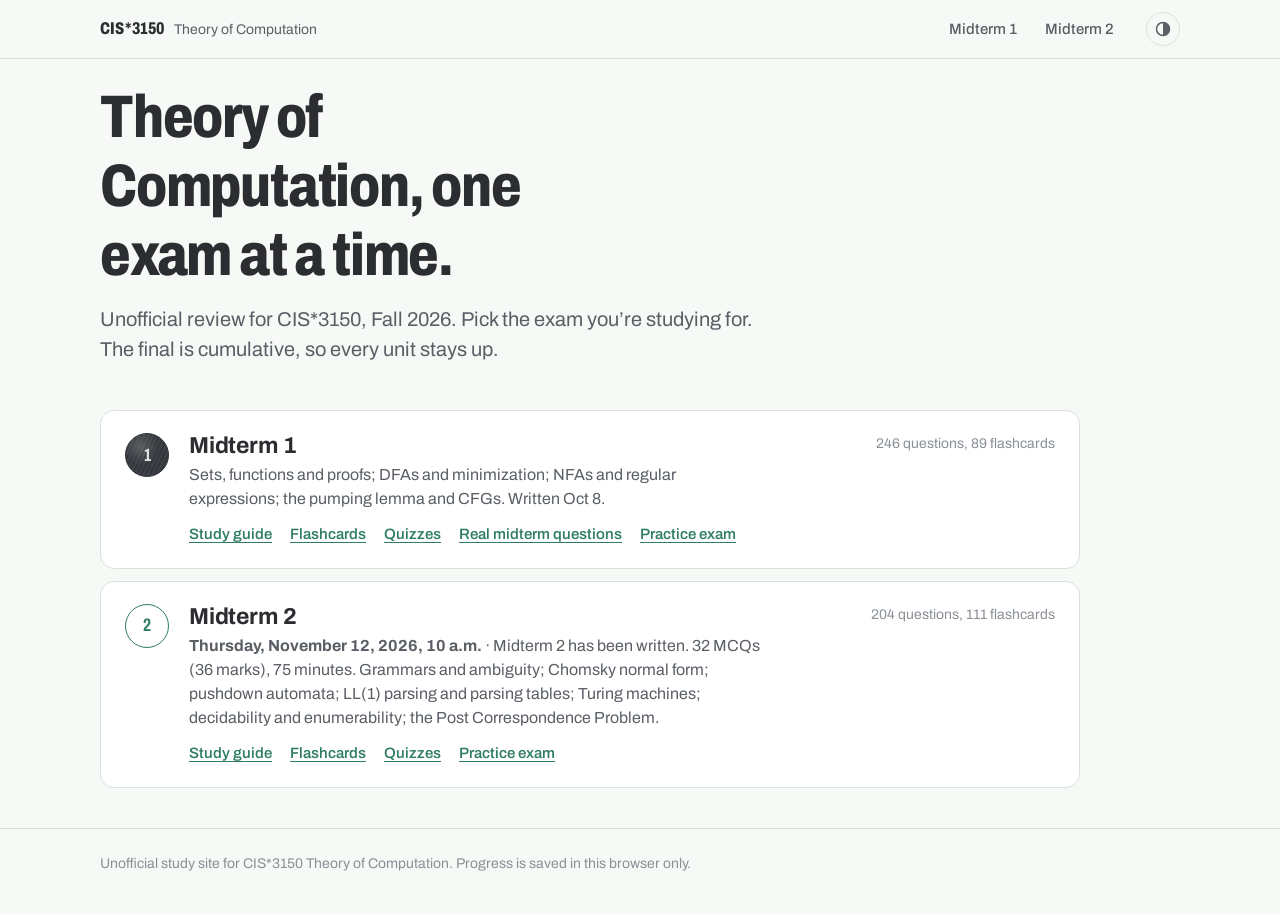
<file: index.html>
<!doctype html>
<html lang="en">
<head>
<meta charset="utf-8">
<meta name="viewport" content="width=device-width, initial-scale=1">
<link rel="icon" href="data:image/svg+xml,%3Csvg xmlns='http://www.w3.org/2000/svg' viewBox='0 0 32 32'%3E%3Ccircle cx='16' cy='16' r='13' fill='%2333363B'/%3E%3Ctext x='16' y='21' font-size='14' text-anchor='middle' fill='white' font-family='Arial' font-weight='700'%3EB%3C/text%3E%3C/svg%3E">
<link rel="preconnect" href="https://fonts.googleapis.com">
<link rel="preconnect" href="https://fonts.gstatic.com" crossorigin>
<link href="https://fonts.googleapis.com/css2?family=Archivo:wdth,wght@62..125,400..800&family=Source+Serif+4:ital,opsz,wght@0,8..60,400..700;1,8..60,400..700&display=swap" rel="stylesheet">
<title>CIS*3150 study site</title>
<meta name="description" content="Unofficial study site for CIS*3150 Theory of Computation: Midterm 1 review (guide, flashcards, quizzes, the practice test and real midterm questions) and Midterm 2, in progress.">
<link rel="stylesheet" href="assets/style.css?v=20261111a">
</head>
<body>
<header id="site-head"></header>
<main class="wrap">
  <section class="hero">
    <h1>Theory of Computation, one exam at a time.</h1>
    <p class="countdown">Unofficial review for CIS*3150, Fall 2026. Pick the exam you’re studying for. The final is cumulative, so every unit stays up.</p>
  </section>

  <h2 class="sr-only">Units</h2>
  <ol class="unit-list">
    <li class="unit">
      <span class="bubble is-filled" aria-hidden="true">1</span>
      <div>
        <h3><a href="m1/index.html">Midterm 1</a></h3>
        <p>Sets, functions and proofs; DFAs and minimization; NFAs and regular expressions; the pumping lemma and CFGs. Written Oct 8.</p>
        <p class="unit-links"><a href="m1/guide.html">Study guide</a><a href="m1/cards.html">Flashcards</a><a href="m1/quiz.html">Quizzes</a><a href="m1/exam.html?mode=midterm">Real midterm questions</a><a href="m1/exam.html">Practice exam</a></p>
      </div>
      <p class="unit-meta" id="m1-meta"></p>
    </li>
    <li class="unit">
      <span class="bubble" aria-hidden="true">2</span>
      <div>
        <h3><a href="m2/index.html">Midterm 2</a></h3>
        <p><b>Thursday, November 12, 2026, 10 a.m.</b> · <span id="m2-countdown"></span>. 32 MCQs (36 marks), 75 minutes. Grammars and ambiguity; Chomsky normal form; pushdown automata; LL(1) parsing and parsing tables; Turing machines; decidability and enumerability; the Post Correspondence Problem.</p>
        <p class="unit-links"><a href="m2/guide.html">Study guide</a><a href="m2/cards.html">Flashcards</a><a href="m2/quiz.html">Quizzes</a><a href="m2/exam.html">Practice exam</a></p>
      </div>
      <p class="unit-meta" id="m2-meta"></p>
    </li>
  </ol>
</main>
<footer id="site-foot"></footer>
<script src="assets/m1/questions.js?v=20261111a"></script>
<script src="assets/m1/questions-prof.js?v=20261111a"></script>
<script src="assets/m1/midterm.js?v=20261111a"></script>
<script src="assets/m1/cards.js?v=20261111a"></script>
<script>window.M1_COUNTS = { q: QB.length, c: CARDS.length };</script>
<script src="assets/m2/questions.js?v=20261111a"></script>
<script src="assets/m2/cards.js?v=20261111a"></script>
<script src="assets/app.js?v=20261111a"></script>
<script>
(function () {
  var hist = App.storeFor('m1').get('history', []);
  var meta = M1_COUNTS.q + ' questions, ' + M1_COUNTS.c + ' flashcards';
  if (hist.length) {
    var best = hist.reduce(function (b, h) { return h.score / h.total > b.score / b.total ? h : b; });
    meta += '<br>' + hist.length + ' practice exam' + (hist.length > 1 ? 's' : '') + ' taken, best ' + best.score + '/' + best.total;
  }
  document.getElementById('m1-meta').innerHTML = meta;
  var h2 = App.storeFor('m2').get('history', []), meta2 = QB.length + ' questions, ' + CARDS.length + ' flashcards';
  if (h2.length) {
    var b2 = h2.reduce(function (b, h) { return h.score / h.total > b.score / b.total ? h : b; });
    meta2 += '<br>' + h2.length + ' practice exam' + (h2.length > 1 ? 's' : '') + ' taken, best ' + b2.score + '/' + b2.total;
  }
  document.getElementById('m2-meta').innerHTML = meta2;
  document.getElementById('m2-countdown').innerHTML = App.countdownText(new Date(2026, 10, 12, 10), 'Midterm 2');
})();
</script>
</body>
</html>
</file>
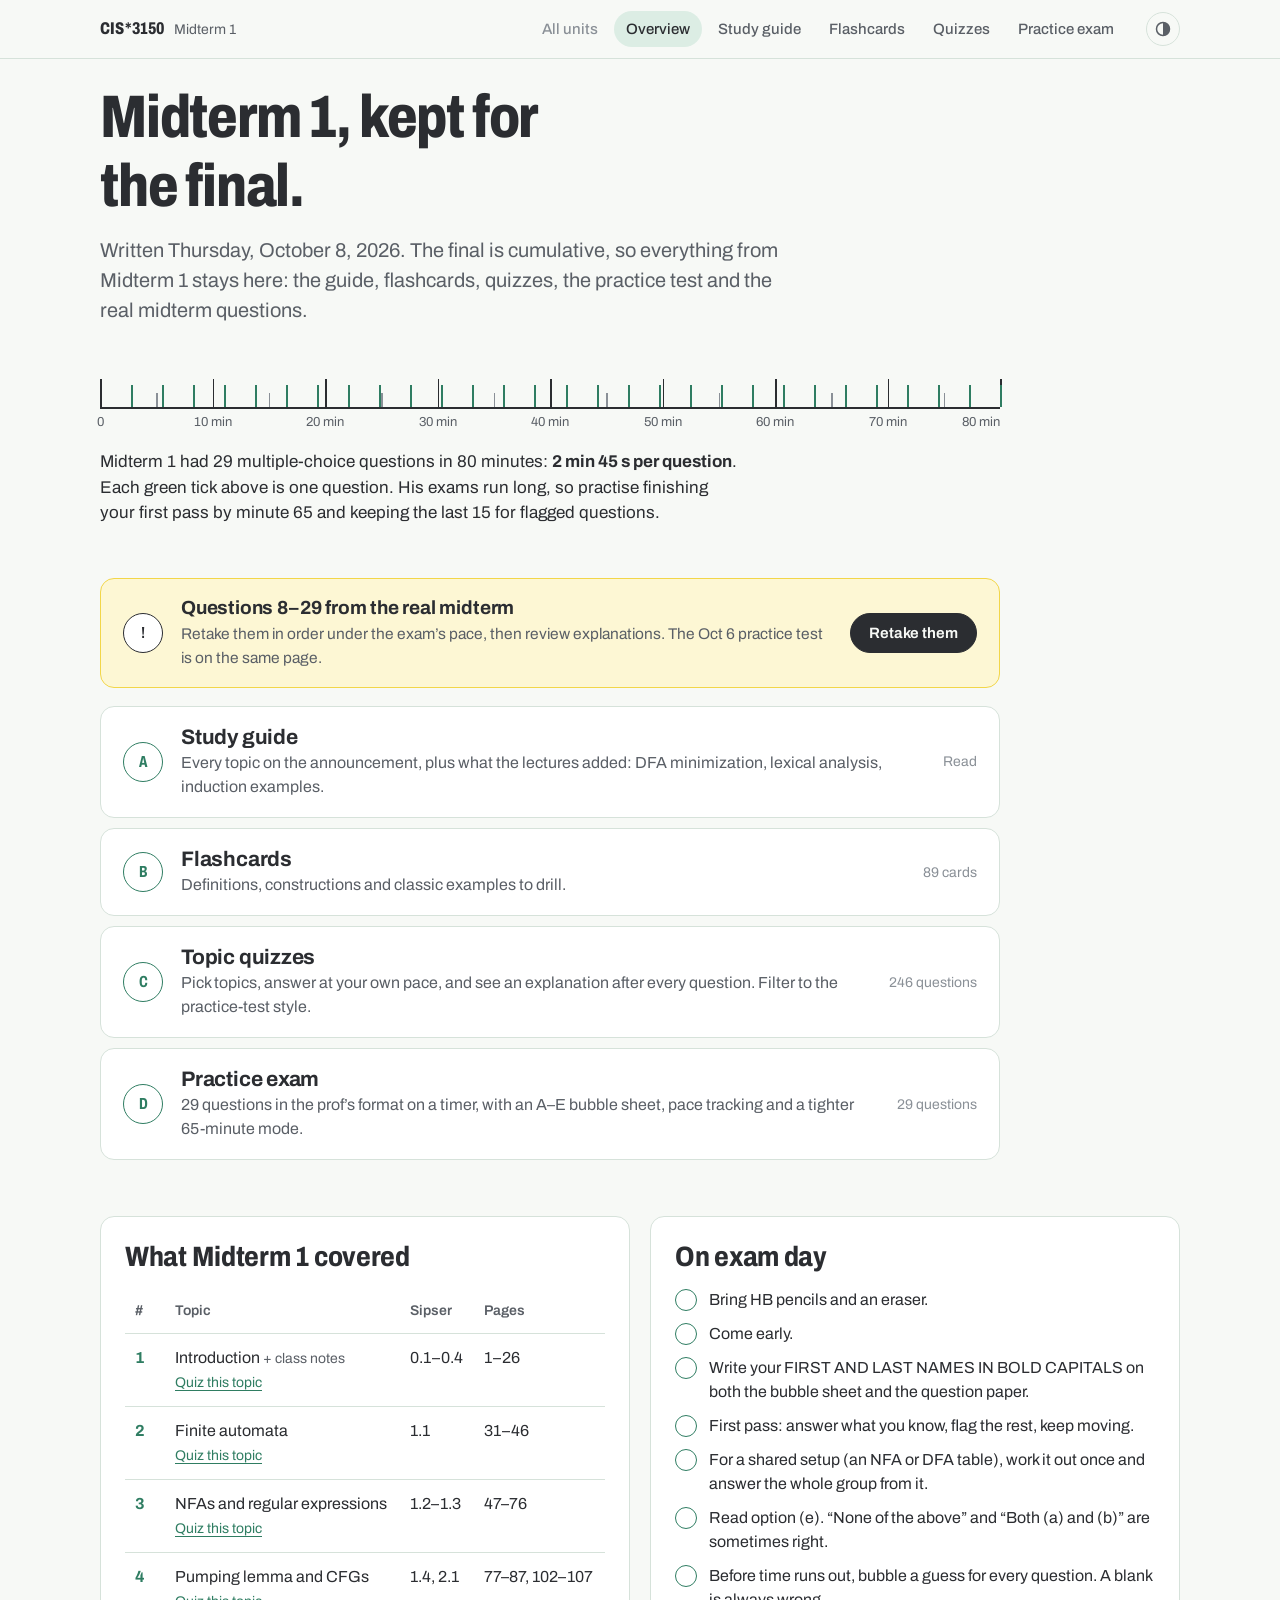
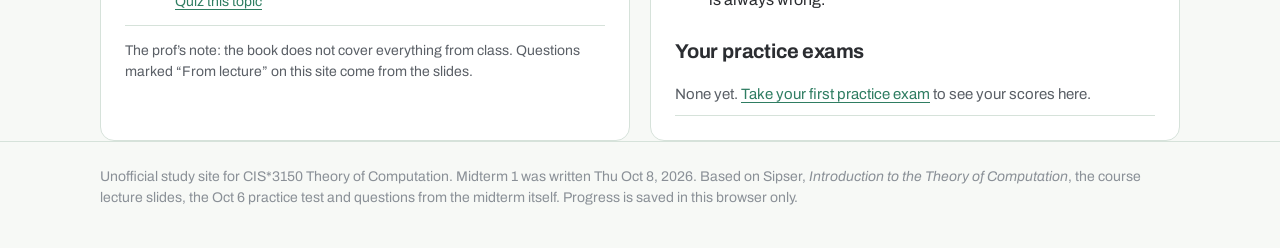
<file: m1/index.html>
<!doctype html>
<html lang="en">
<head>
<meta charset="utf-8">
<meta name="viewport" content="width=device-width, initial-scale=1">
<title>Midterm 1 review — CIS*3150</title>
<meta name="description" content="Study guide, flashcards, topic quizzes and a timed 29-question practice exam for CIS*3150 Theory of Computation, Midterm 1.">
<link rel="icon" href="data:image/svg+xml,%3Csvg xmlns='http://www.w3.org/2000/svg' viewBox='0 0 32 32'%3E%3Ccircle cx='16' cy='16' r='13' fill='%2333363B'/%3E%3Ctext x='16' y='21' font-size='14' text-anchor='middle' fill='white' font-family='Arial' font-weight='700'%3EB%3C/text%3E%3C/svg%3E">
<link rel="preconnect" href="https://fonts.googleapis.com">
<link rel="preconnect" href="https://fonts.gstatic.com" crossorigin>
<link href="https://fonts.googleapis.com/css2?family=Archivo:wdth,wght@62..125,400..800&family=Source+Serif+4:ital,opsz,wght@0,8..60,400..700;1,8..60,400..700&display=swap" rel="stylesheet">
<link rel="stylesheet" href="../assets/style.css?v=20261111a">
</head>
<body data-unit="m1">
<header id="site-head"></header>
<main class="wrap">
  <section class="hero">
    <h1>Midterm 1, kept for the final.</h1>
    <p class="countdown">Written Thursday, October 8, 2026. The final is cumulative, so everything from Midterm 1 stays here: the guide, flashcards, quizzes, the practice test and the real midterm questions.</p>

    <div class="pace-ruler" aria-labelledby="pace-text">
      <div class="bar" id="ruler" aria-hidden="true"></div>
      <div class="labels" id="ruler-labels" aria-hidden="true"></div>
      <p id="pace-text">Midterm 1 had 29 multiple-choice questions in 80 minutes: <strong>2 min 45 s per question</strong>. Each green tick above is one question. His exams run long, so practise finishing your first pass by minute 65 and keeping the last 15 for flagged questions.</p>
    </div>
  </section>

  <div class="pt-banner">
    <span class="bubble" aria-hidden="true" style="--b:40px;font-size:16px;border-color:var(--ink);color:var(--ink)">!</span>
    <div><h3>Questions 8–29 from the real midterm</h3><p>Retake them in order under the exam’s pace, then review explanations. The Oct 6 practice test is on the same page.</p></div>
    <a class="btn" href="exam.html?mode=midterm">Retake them</a>
  </div>

  <h2 class="sr-only">Ways to study</h2>
  <ul class="answer-rows">
    <li><a href="guide.html"><span class="bubble" aria-hidden="true">A</span><div><h3>Study guide</h3><p>Every topic on the announcement, plus what the lectures added: DFA minimization, lexical analysis, induction examples.</p></div><span class="meta">Read</span></a></li>
    <li><a href="cards.html"><span class="bubble" aria-hidden="true">B</span><div><h3>Flashcards</h3><p id="cards-desc">Definitions, constructions and classic examples to drill.</p></div><span class="meta" id="cards-meta"></span></a></li>
    <li><a href="quiz.html"><span class="bubble" aria-hidden="true">C</span><div><h3>Topic quizzes</h3><p>Pick topics, answer at your own pace, and see an explanation after every question. Filter to the practice-test style.</p></div><span class="meta" id="quiz-meta"></span></a></li>
    <li><a href="exam.html"><span class="bubble" aria-hidden="true">D</span><div><h3>Practice exam</h3><p>29 questions in the prof’s format on a timer, with an A–E bubble sheet, pace tracking and a tighter 65-minute mode.</p></div><span class="meta">29 questions</span></a></li>
  </ul>

  <div class="grid-2">
    <section class="panel">
      <h2>What Midterm 1 covered</h2>
      <div class="table-scroll">
      <table class="topic-table">
        <thead><tr><th>#</th><th>Topic</th><th>Sipser</th><th>Pages</th></tr></thead>
        <tbody>
          <tr><td>1</td><td>Introduction <span class="muted small">+ class notes</span><br><a class="small" href="quiz.html?topic=1">Quiz this topic</a></td><td>0.1–0.4</td><td>1–26</td></tr>
          <tr><td>2</td><td>Finite automata<br><a class="small" href="quiz.html?topic=2">Quiz this topic</a></td><td>1.1</td><td>31–46</td></tr>
          <tr><td>3</td><td>NFAs and regular expressions<br><a class="small" href="quiz.html?topic=3">Quiz this topic</a></td><td>1.2–1.3</td><td>47–76</td></tr>
          <tr><td>4</td><td>Pumping lemma and CFGs<br><a class="small" href="quiz.html?topic=4">Quiz this topic</a></td><td>1.4, 2.1</td><td>77–87, 102–107</td></tr>
        </tbody>
      </table>
      </div>
      <p class="small muted" style="margin-top:14px">The prof’s note: the book does not cover everything from class. Questions marked “From lecture” on this site come from the slides.</p>
    </section>

    <section class="panel">
      <h2>On exam day</h2>
      <ul class="checklist">
        <li><span class="bubble" aria-hidden="true"></span><span>Bring HB pencils and an eraser.</span></li>
        <li><span class="bubble" aria-hidden="true"></span><span>Come early.</span></li>
        <li><span class="bubble" aria-hidden="true"></span><span>Write your FIRST AND LAST NAMES IN BOLD CAPITALS on both the bubble sheet and the question paper.</span></li>
        <li><span class="bubble" aria-hidden="true"></span><span>First pass: answer what you know, flag the rest, keep moving.</span></li>
        <li><span class="bubble" aria-hidden="true"></span><span>For a shared setup (an NFA or DFA table), work it out once and answer the whole group from it.</span></li>
        <li><span class="bubble" aria-hidden="true"></span><span>Read option (e). “None of the above” and “Both (a) and (b)” are sometimes right.</span></li>
        <li><span class="bubble" aria-hidden="true"></span><span>Before time runs out, bubble a guess for every question. A blank is always wrong.</span></li>
      </ul>
      <h3 class="section-gap" style="margin-top:28px">Your practice exams</h3>
      <ul class="history-list" id="history"></ul>
    </section>
  </div>
</main>
<footer id="site-foot"></footer>

<script src="../assets/m1/questions.js?v=20261111a"></script>
<script src="../assets/m1/questions-prof.js?v=20261111a"></script>
<script src="../assets/m1/midterm.js?v=20261111a"></script>
<script src="../assets/m1/cards.js?v=20261111a"></script>
<script src="../assets/app.js?v=20261111a"></script>
<script>
(function () {
  document.getElementById('cards-meta').textContent = CARDS.length + ' cards';
  document.getElementById('quiz-meta').textContent = QB.length + ' questions';

  // Pace ruler: 80 minutes, a major tick every 10 minutes, a green tick per question.
  var bar = document.getElementById('ruler'), labels = document.getElementById('ruler-labels');
  for (var m = 0; m <= 80; m += 5) {
    var t = document.createElement('i');
    t.className = 'tick' + (m % 10 === 0 ? ' major' : '');
    t.style.left = (m / 80 * 100) + '%';
    bar.appendChild(t);
    if (m % 10 === 0) {
      var s = document.createElement('span');
      s.style.left = (m / 80 * 100) + '%';
      if (m % 20 !== 0) s.className = 'minor';
      s.textContent = m === 0 ? '0' : m + ' min';
      labels.appendChild(s);
    }
  }
  for (var q = 1; q <= 29; q++) {
    var g = document.createElement('i');
    g.className = 'tick q';
    g.style.left = (q * 80 / 29 / 80 * 100) + '%';
    bar.appendChild(g);
  }

  // Exam history
  var hist = App.store.get('history', []);
  var ul = document.getElementById('history');
  if (!hist.length) {
    ul.innerHTML = '<li><span class="muted">None yet. <a href="exam.html">Take your first practice exam</a> to see your scores here.</span></li>';
  } else {
    hist.slice(-6).reverse().forEach(function (h) {
      var li = document.createElement('li');
      var d = new Date(h.at);
      li.innerHTML = '<span>' + d.toLocaleDateString(undefined, { month: 'short', day: 'numeric' }) + ', ' + h.mode + '</span><span><b>' + h.score + '/' + h.total + '</b> <span class="muted">in ' + App.fmtTime(h.used) + '</span></span>';
      ul.appendChild(li);
    });
  }
})();
</script>
</body>
</html>
</file>
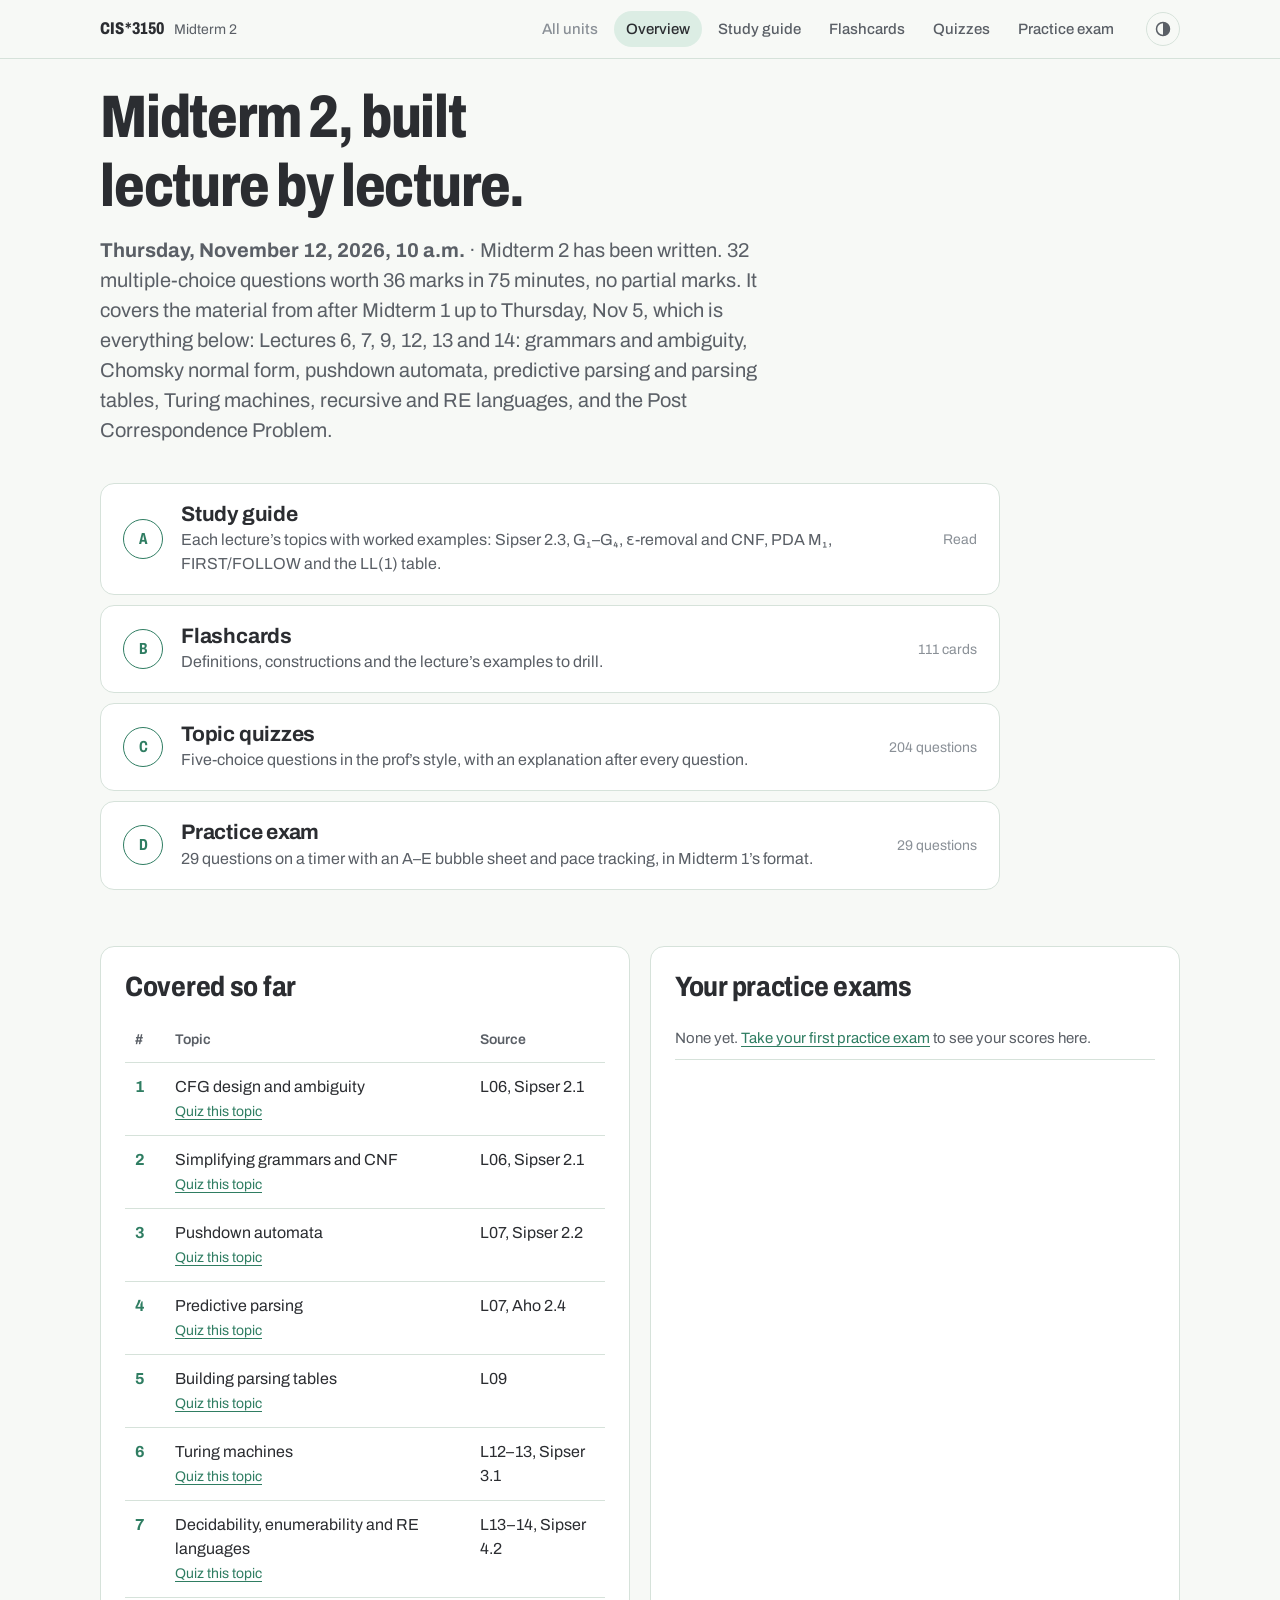
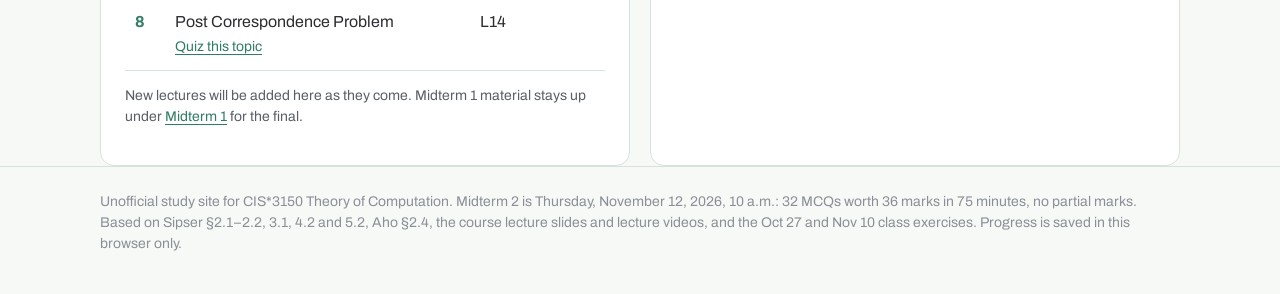
<file: m2/index.html>
<!doctype html>
<html lang="en">
<head>
<meta charset="utf-8">
<meta name="viewport" content="width=device-width, initial-scale=1">
<title>Midterm 2 — CIS*3150</title>
<meta name="description" content="CIS*3150 Midterm 2 review: CFG design and ambiguity, Chomsky normal form, pushdown automata and predictive parsing.">
<link rel="icon" href="data:image/svg+xml,%3Csvg xmlns='http://www.w3.org/2000/svg' viewBox='0 0 32 32'%3E%3Ccircle cx='16' cy='16' r='13' fill='%2333363B'/%3E%3Ctext x='16' y='21' font-size='14' text-anchor='middle' fill='white' font-family='Arial' font-weight='700'%3EB%3C/text%3E%3C/svg%3E">
<link rel="preconnect" href="https://fonts.googleapis.com">
<link rel="preconnect" href="https://fonts.gstatic.com" crossorigin>
<link href="https://fonts.googleapis.com/css2?family=Archivo:wdth,wght@62..125,400..800&family=Source+Serif+4:ital,opsz,wght@0,8..60,400..700;1,8..60,400..700&display=swap" rel="stylesheet">
<link rel="stylesheet" href="../assets/style.css?v=20261111a">
</head>
<body data-unit="m2">
<header id="site-head"></header>
<main class="wrap">
  <section class="hero">
    <h1>Midterm 2, built lecture by lecture.</h1>
    <p class="countdown"><b>Thursday, November 12, 2026, 10 a.m.</b> · <span id="m2-countdown"></span>. 32 multiple-choice questions worth 36 marks in 75 minutes, no partial marks. It covers the material from after Midterm 1 up to Thursday, Nov 5, which is everything below: Lectures 6, 7, 9, 12, 13 and 14: grammars and ambiguity, Chomsky normal form, pushdown automata, predictive parsing and parsing tables, Turing machines, recursive and RE languages, and the Post Correspondence Problem.</p>
  </section>

  <h2 class="sr-only">Ways to study</h2>
  <ul class="answer-rows">
    <li><a href="guide.html"><span class="bubble" aria-hidden="true">A</span><div><h3>Study guide</h3><p>Each lecture’s topics with worked examples: Sipser 2.3, G₁–G₄, ε-removal and CNF, PDA M₁, FIRST/FOLLOW and the LL(1) table.</p></div><span class="meta">Read</span></a></li>
    <li><a href="cards.html"><span class="bubble" aria-hidden="true">B</span><div><h3>Flashcards</h3><p>Definitions, constructions and the lecture’s examples to drill.</p></div><span class="meta" id="cards-meta"></span></a></li>
    <li><a href="quiz.html"><span class="bubble" aria-hidden="true">C</span><div><h3>Topic quizzes</h3><p>Five-choice questions in the prof’s style, with an explanation after every question.</p></div><span class="meta" id="quiz-meta"></span></a></li>
    <li><a href="exam.html"><span class="bubble" aria-hidden="true">D</span><div><h3>Practice exam</h3><p>29 questions on a timer with an A–E bubble sheet and pace tracking, in Midterm 1’s format.</p></div><span class="meta">29 questions</span></a></li>
  </ul>

  <div class="grid-2">
    <section class="panel">
      <h2>Covered so far</h2>
      <div class="table-scroll">
      <table class="topic-table">
        <thead><tr><th>#</th><th>Topic</th><th>Source</th></tr></thead>
        <tbody>
          <tr><td>1</td><td>CFG design and ambiguity<br><a class="small" href="quiz.html?topic=1">Quiz this topic</a></td><td>L06, Sipser 2.1</td></tr>
          <tr><td>2</td><td>Simplifying grammars and CNF<br><a class="small" href="quiz.html?topic=2">Quiz this topic</a></td><td>L06, Sipser 2.1</td></tr>
          <tr><td>3</td><td>Pushdown automata<br><a class="small" href="quiz.html?topic=3">Quiz this topic</a></td><td>L07, Sipser 2.2</td></tr>
          <tr><td>4</td><td>Predictive parsing<br><a class="small" href="quiz.html?topic=4">Quiz this topic</a></td><td>L07, Aho 2.4</td></tr>
          <tr><td>5</td><td>Building parsing tables<br><a class="small" href="quiz.html?topic=5">Quiz this topic</a></td><td>L09</td></tr>
          <tr><td>6</td><td>Turing machines<br><a class="small" href="quiz.html?topic=6">Quiz this topic</a></td><td>L12–13, Sipser 3.1</td></tr>
          <tr><td>7</td><td>Decidability, enumerability and RE languages<br><a class="small" href="quiz.html?topic=7">Quiz this topic</a></td><td>L13–14, Sipser 4.2</td></tr>
          <tr><td>8</td><td>Post Correspondence Problem<br><a class="small" href="quiz.html?topic=8">Quiz this topic</a></td><td>L14</td></tr>
        </tbody>
      </table>
      </div>
      <p class="small muted" style="margin-top:14px">New lectures will be added here as they come. Midterm 1 material stays up under <a href="../m1/index.html">Midterm 1</a> for the final.</p>
    </section>

    <section class="panel">
      <h2>Your practice exams</h2>
      <ul class="history-list" id="history"></ul>
    </section>
  </div>
</main>
<footer id="site-foot"></footer>
<script src="../assets/m2/questions.js?v=20261111a"></script>
<script src="../assets/m2/cards.js?v=20261111a"></script>
<script src="../assets/app.js?v=20261111a"></script>
<script>
(function () {
  document.getElementById('cards-meta').textContent = CARDS.length + ' cards';
  document.getElementById('quiz-meta').textContent = QB.length + ' questions';
  var hist = App.store.get('history', []), ul = document.getElementById('history');
  if (!hist.length) {
    ul.innerHTML = '<li><span class="muted">None yet. <a href="exam.html">Take your first practice exam</a> to see your scores here.</span></li>';
  } else {
    hist.slice(-6).reverse().forEach(function (h) {
      var li = document.createElement('li'), d = new Date(h.at);
      li.innerHTML = '<span>' + d.toLocaleDateString(undefined, { month: 'short', day: 'numeric' }) + ', ' + h.mode + '</span><span><b>' + h.score + '/' + h.total + '</b> <span class="muted">in ' + App.fmtTime(h.used) + '</span></span>';
      ul.appendChild(li);
    });
  }
})();
</script>
<script>(function () { var el = document.getElementById("m2-countdown"); if (el && window.App) el.innerHTML = App.countdownText(); })();</script>
</body>
</html>
</file>
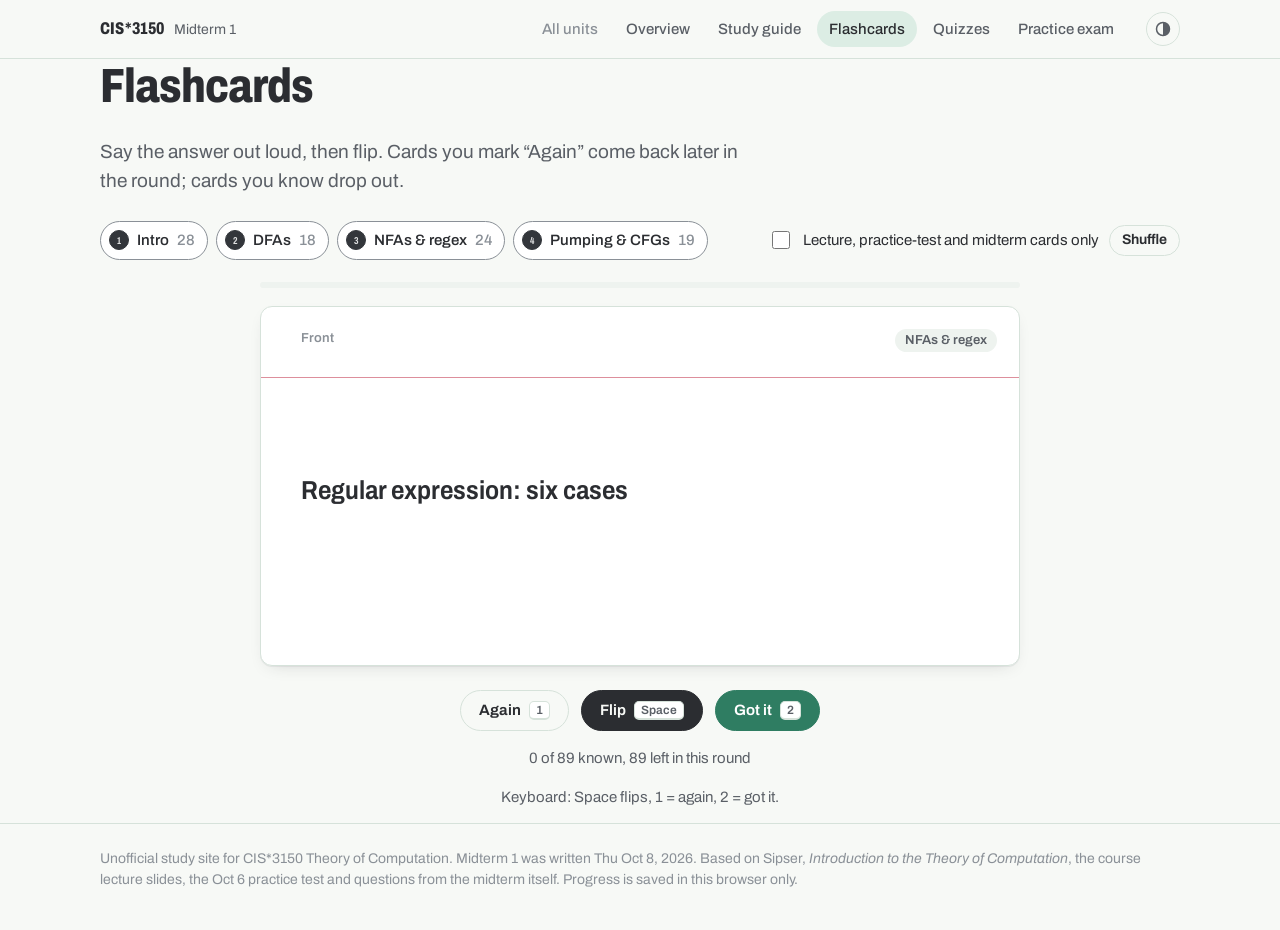
<file: cards.html>
<!doctype html>
<html lang="en"><head><meta charset="utf-8"><title>Moved to Midterm 1</title>
<meta http-equiv="refresh" content="0; url=m1/cards.html">
<script>location.replace('m1/cards.html' + location.search + location.hash);</script>
<style>body{font-family:system-ui,sans-serif;background:#F7F9F6;color:#2B2D31;padding:24px}@media (prefers-color-scheme:dark){body{background:#17191C;color:#E6E8E3}}</style>
</head><body><p>This page moved to <a href="m1/cards.html">Midterm 1</a>.</p></body></html>
</file>
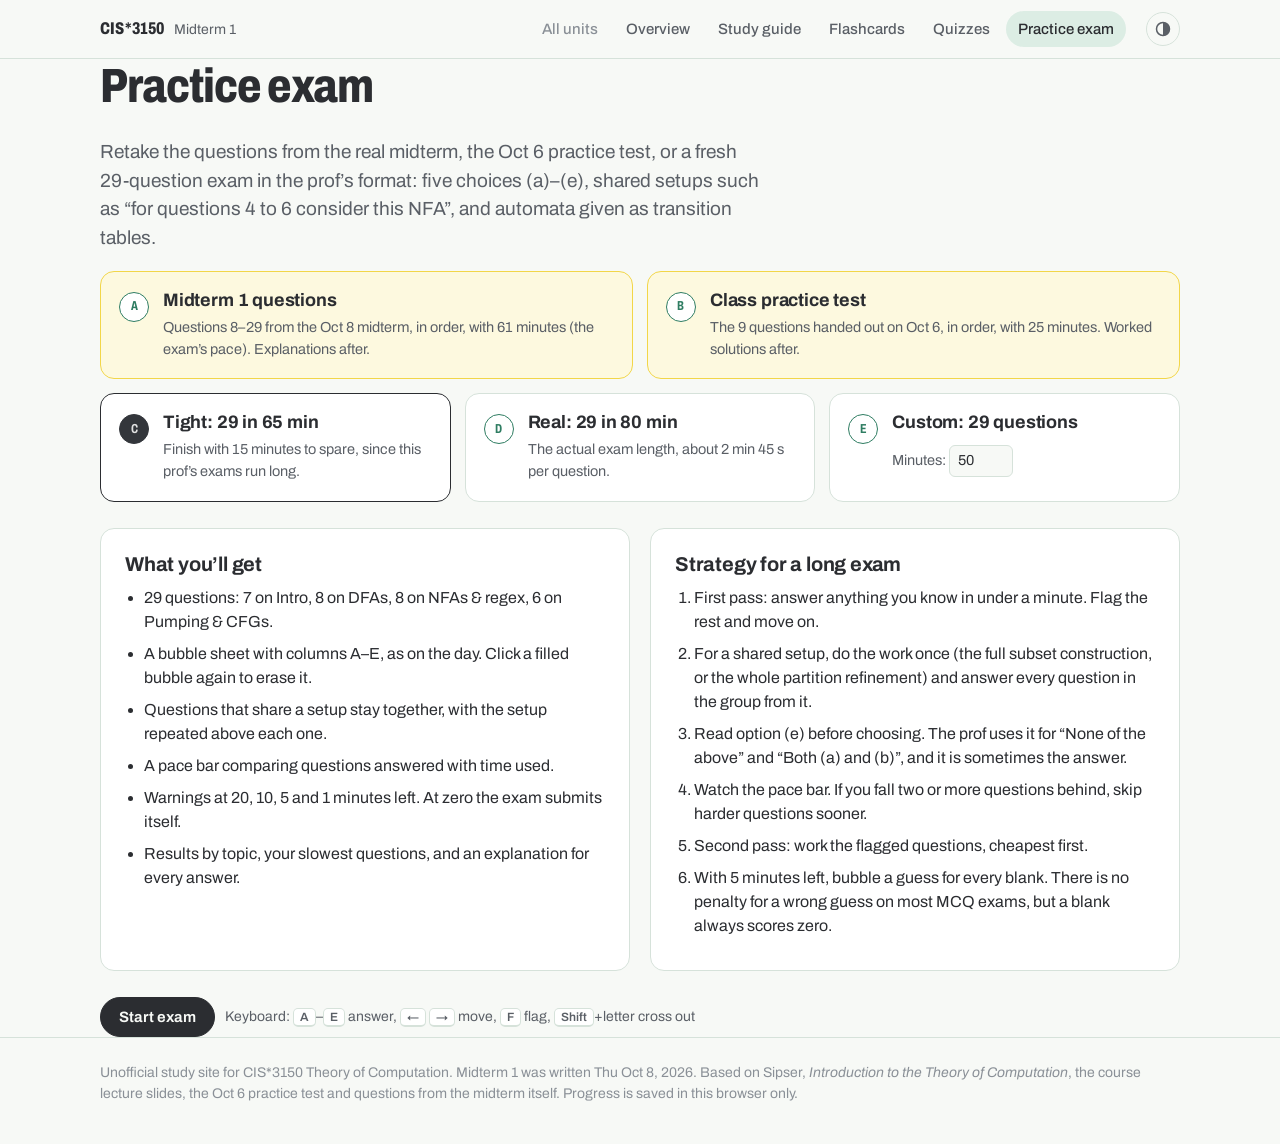
<file: exam.html>
<!doctype html>
<html lang="en"><head><meta charset="utf-8"><title>Moved to Midterm 1</title>
<meta http-equiv="refresh" content="0; url=m1/exam.html">
<script>location.replace('m1/exam.html' + location.search + location.hash);</script>
<style>body{font-family:system-ui,sans-serif;background:#F7F9F6;color:#2B2D31;padding:24px}@media (prefers-color-scheme:dark){body{background:#17191C;color:#E6E8E3}}</style>
</head><body><p>This page moved to <a href="m1/exam.html">Midterm 1</a>.</p></body></html>
</file>
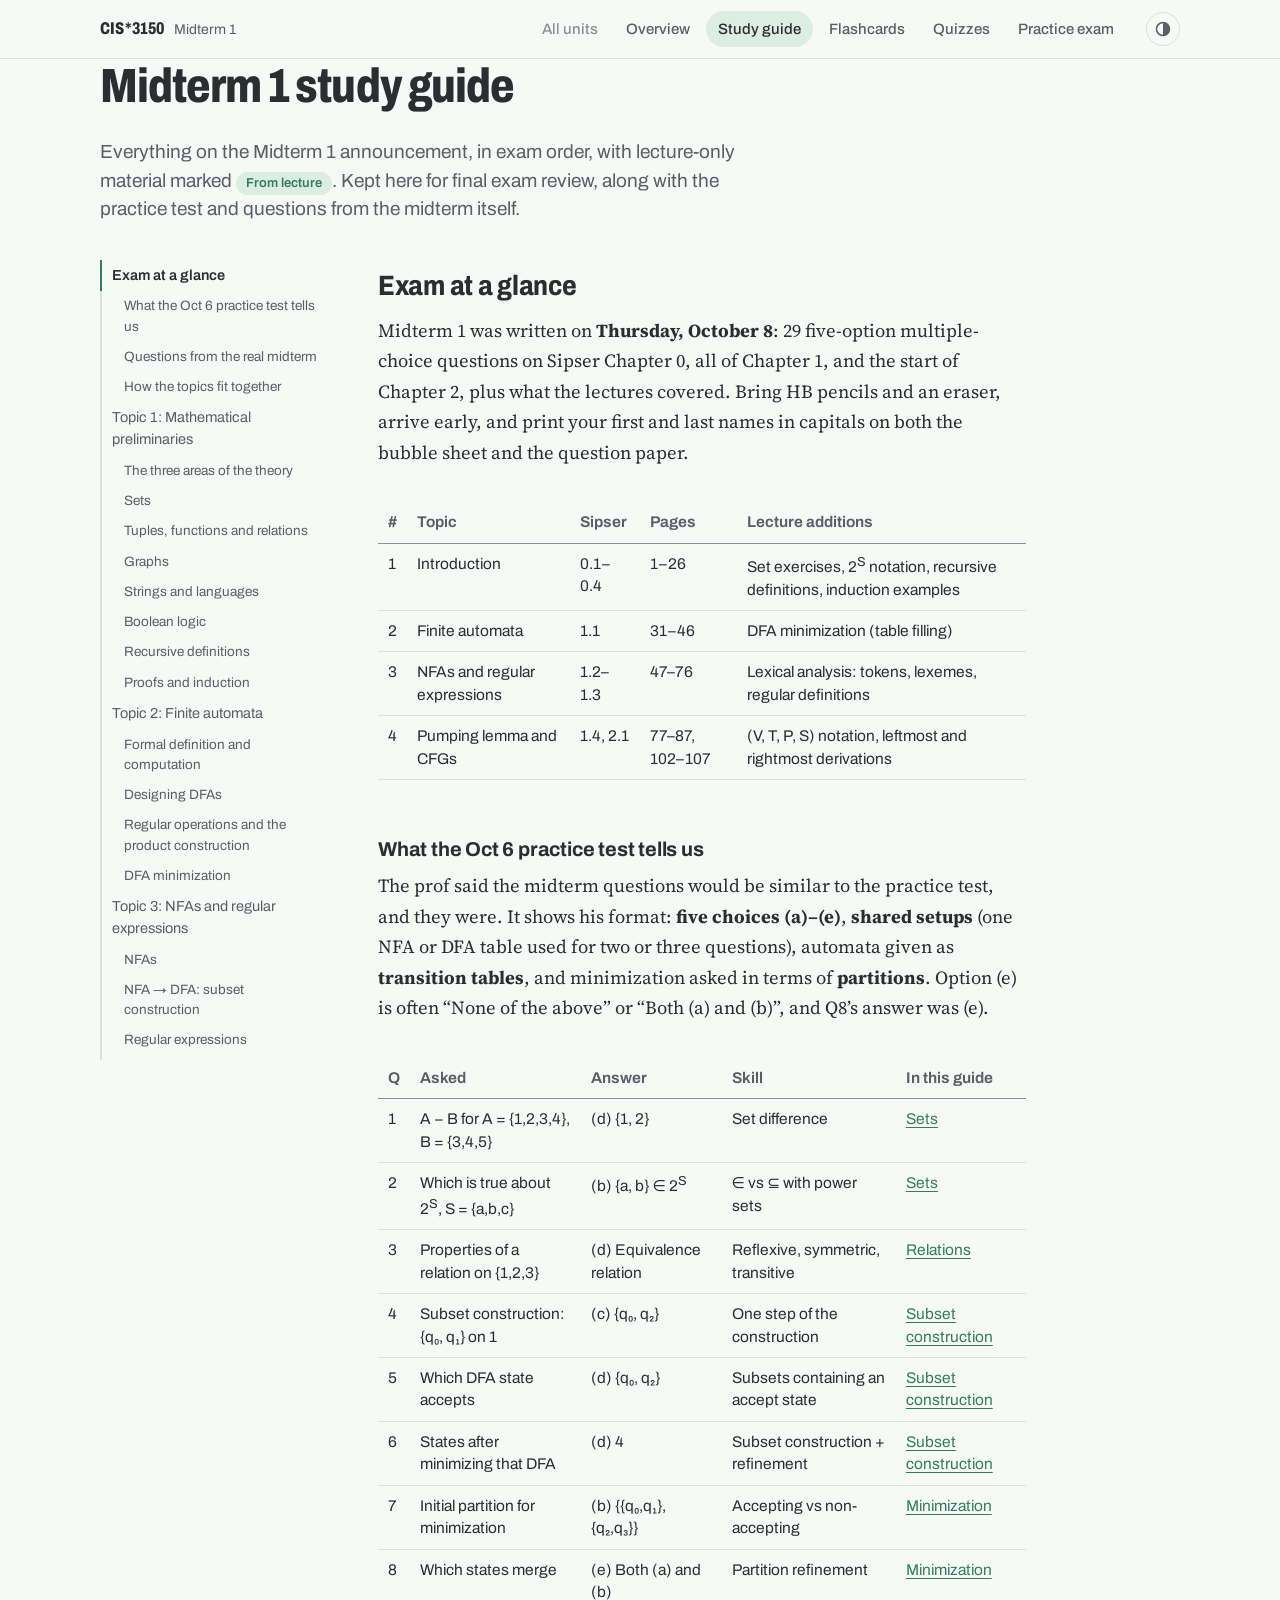
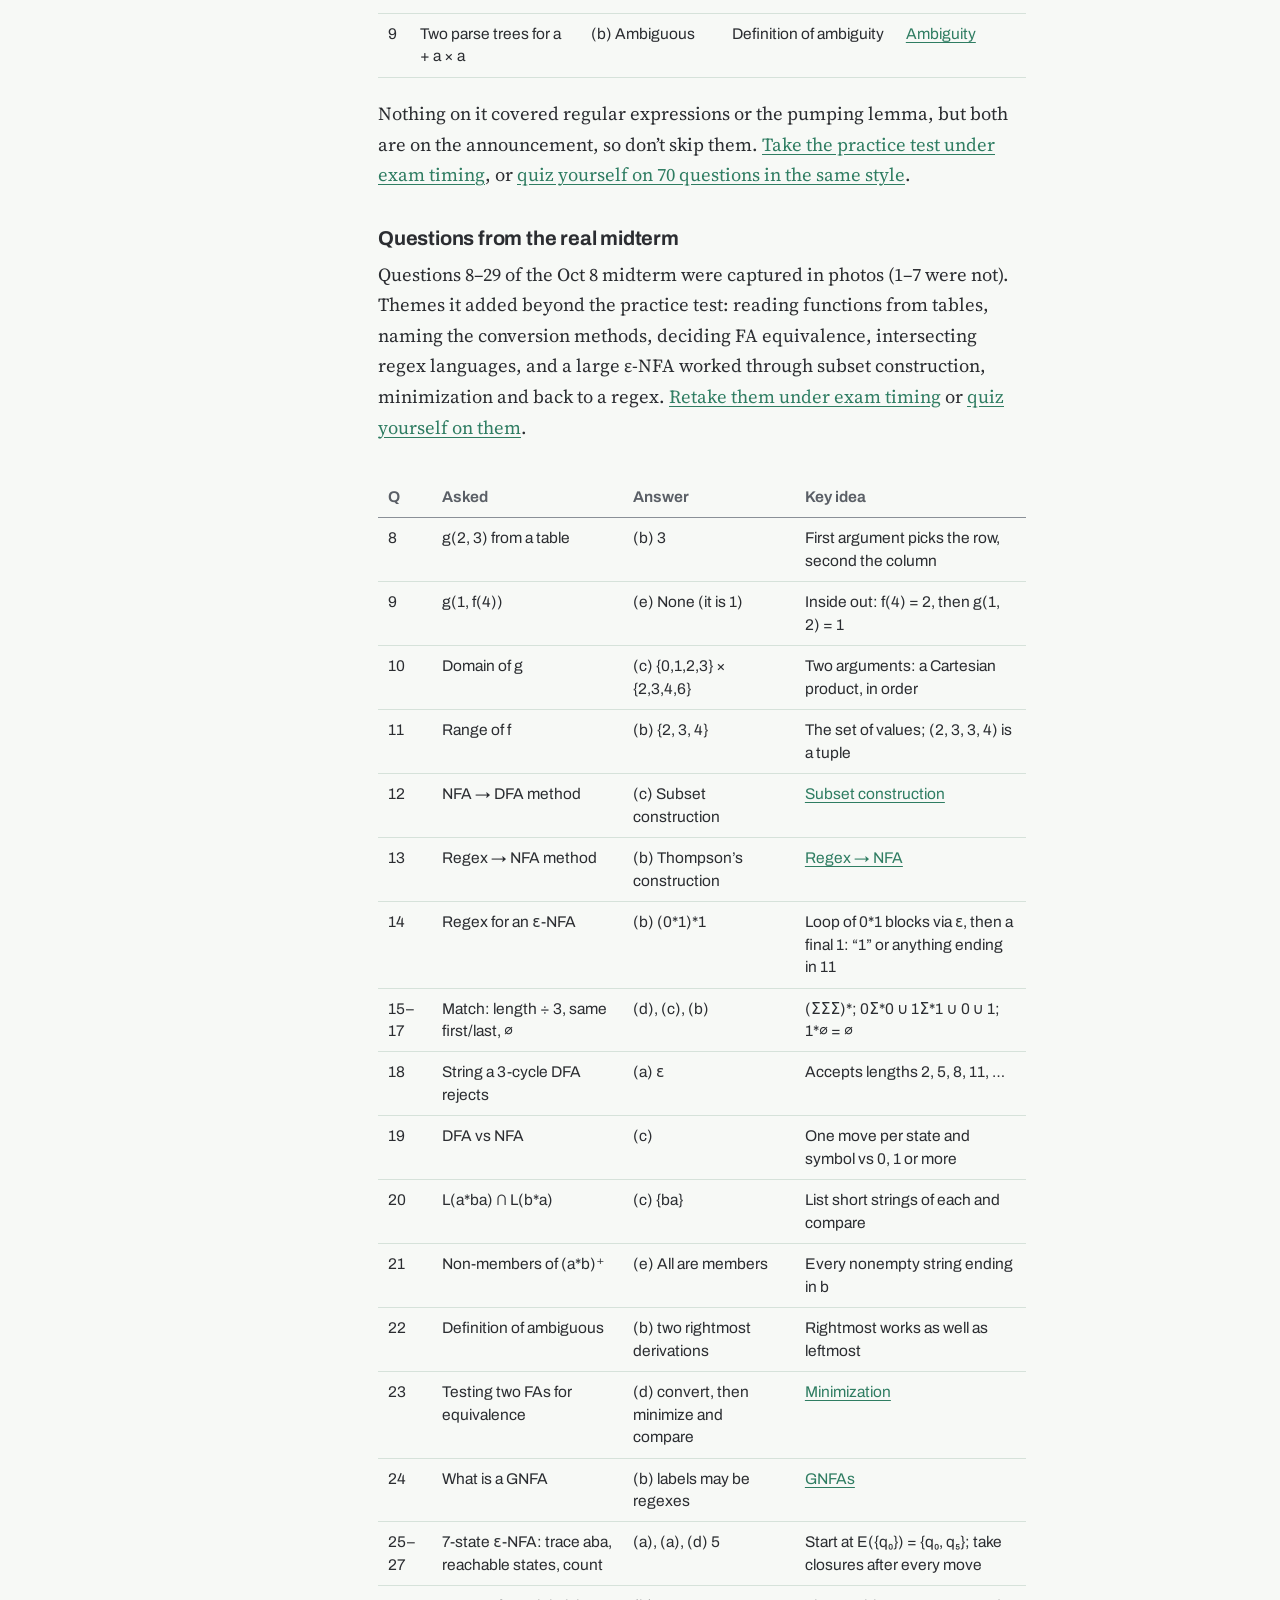
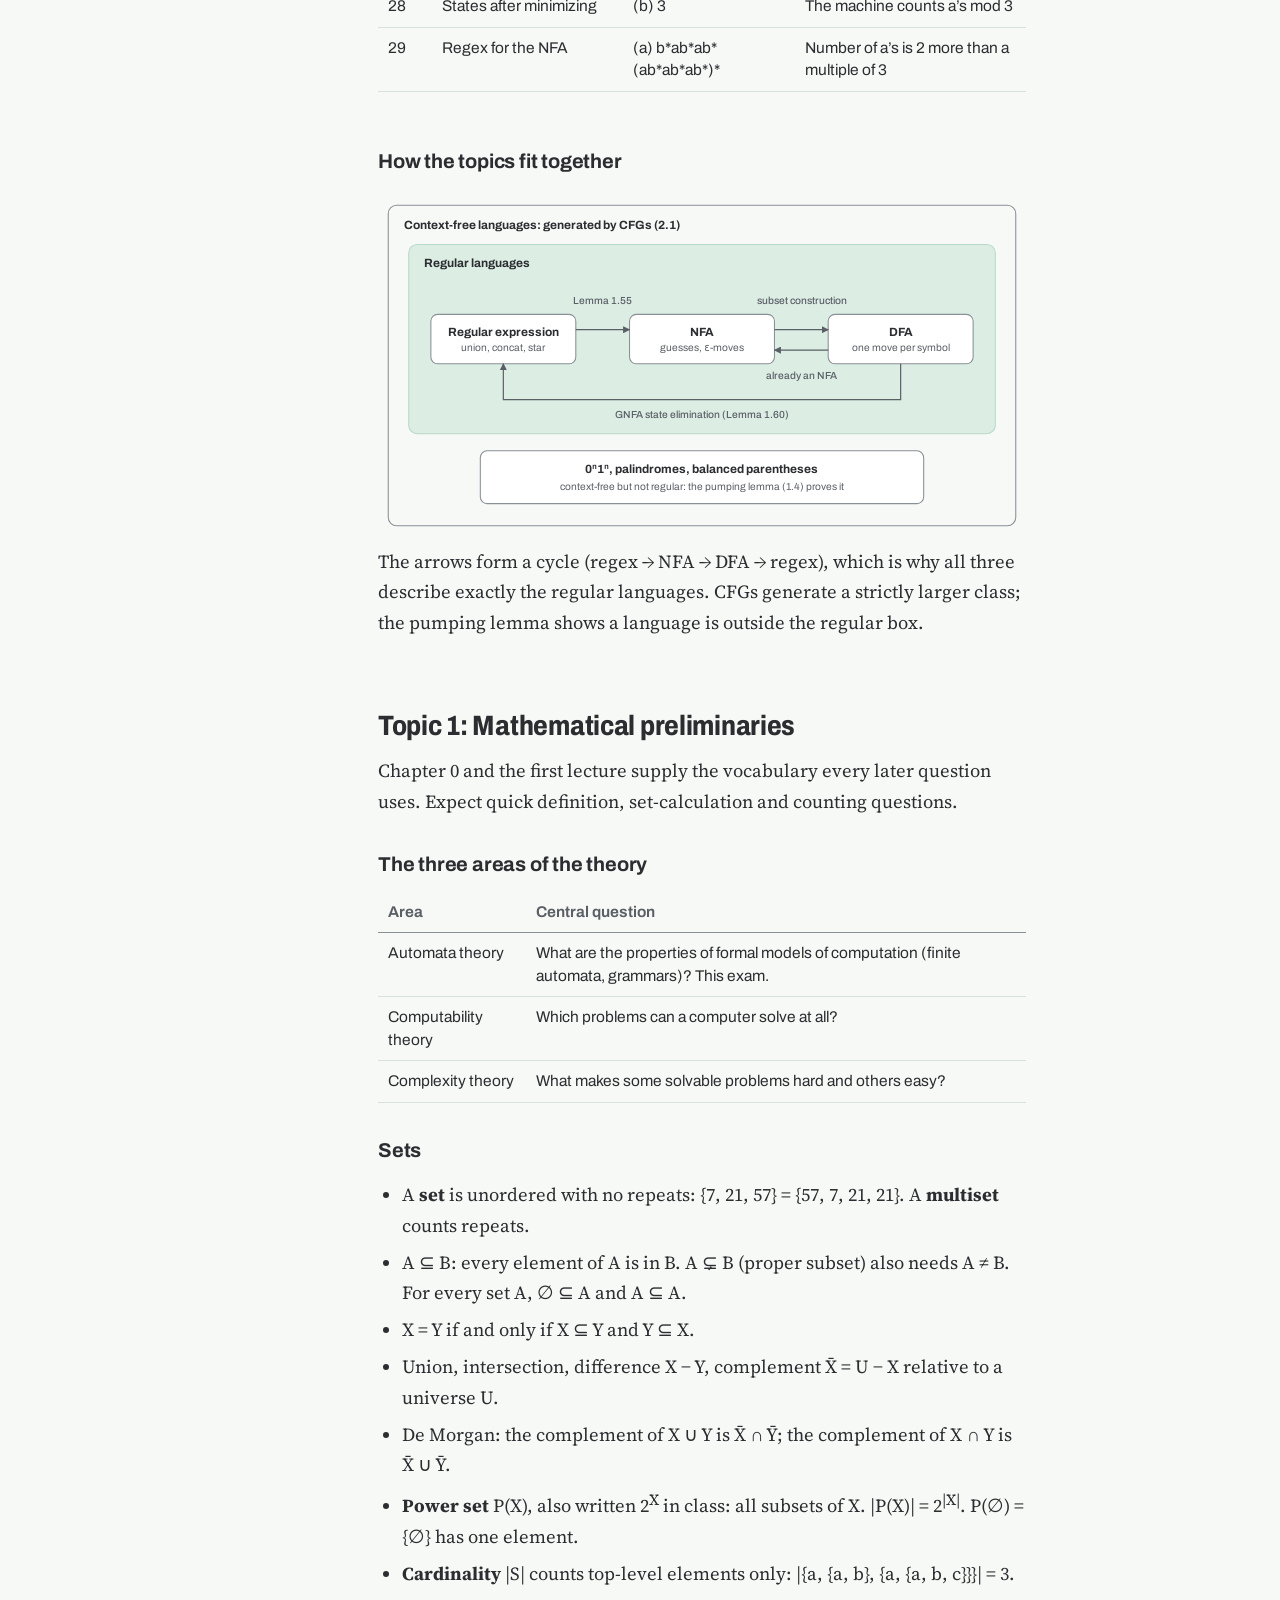
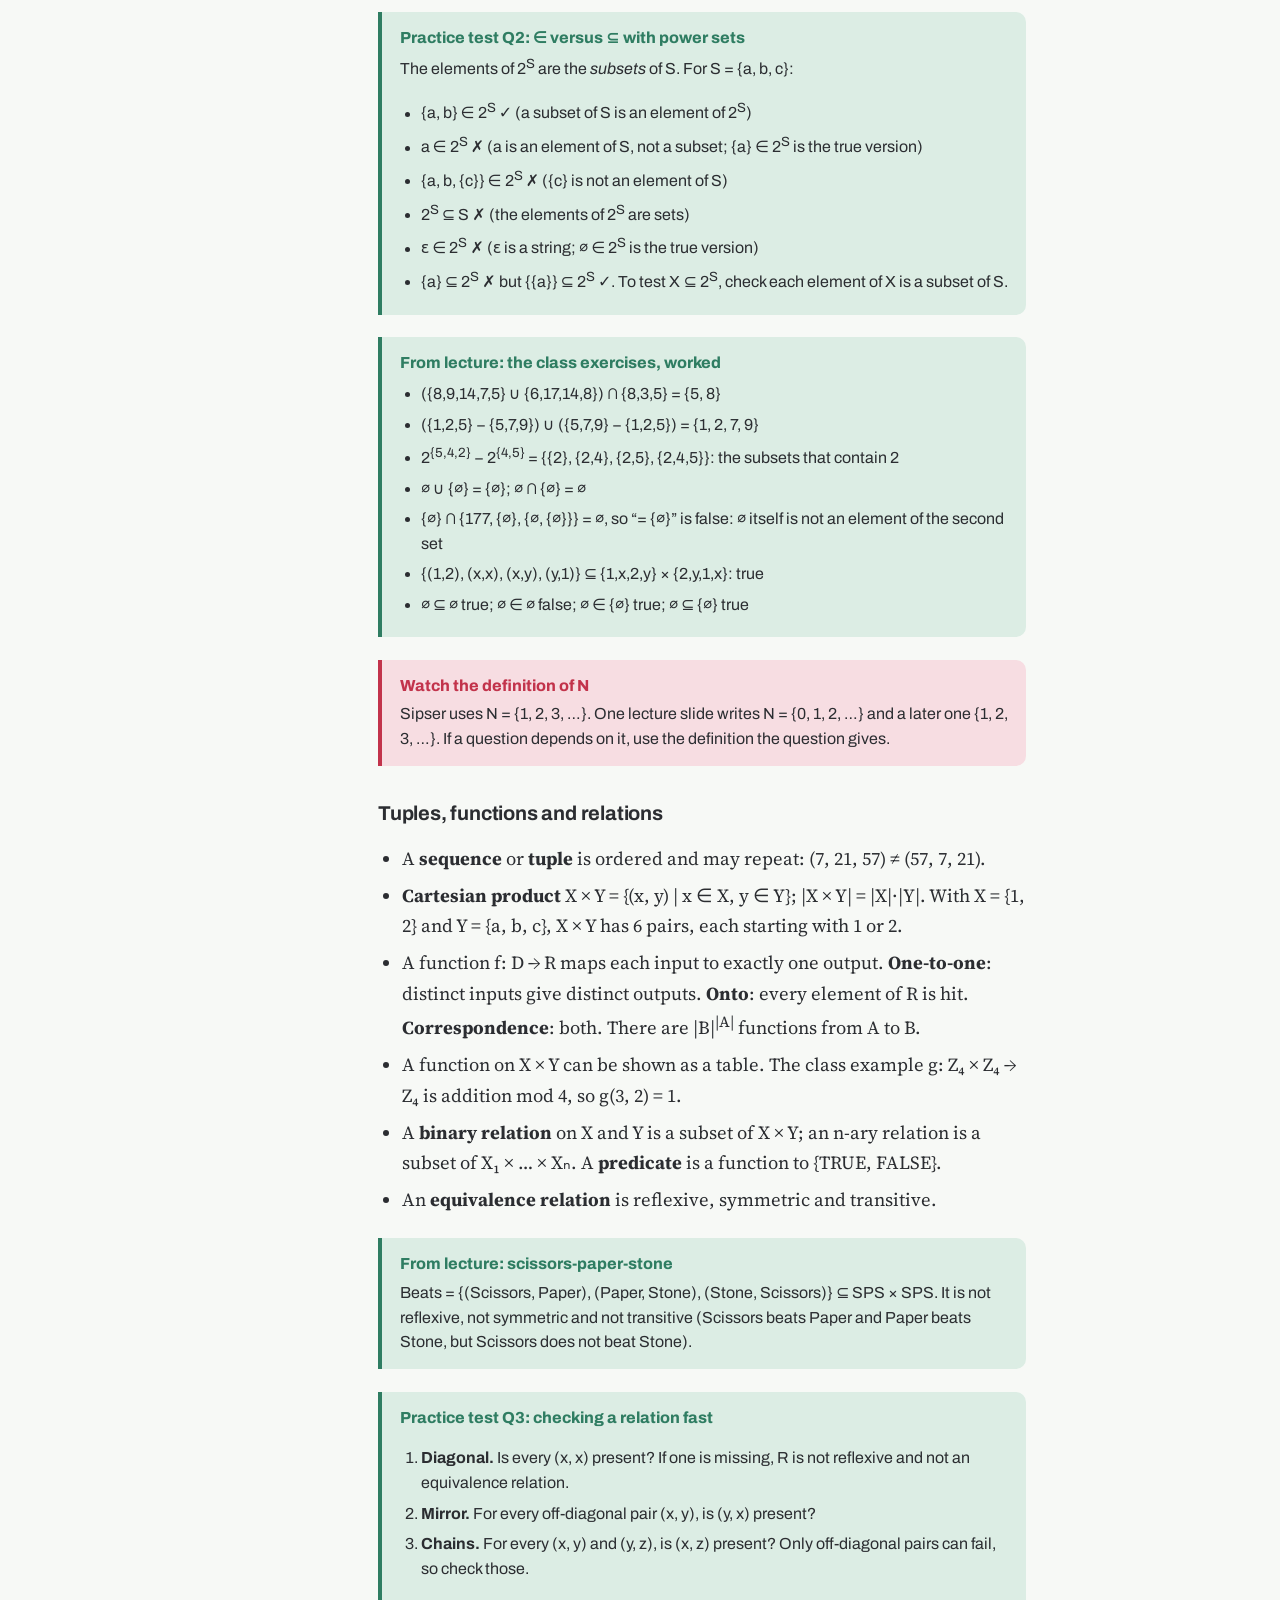
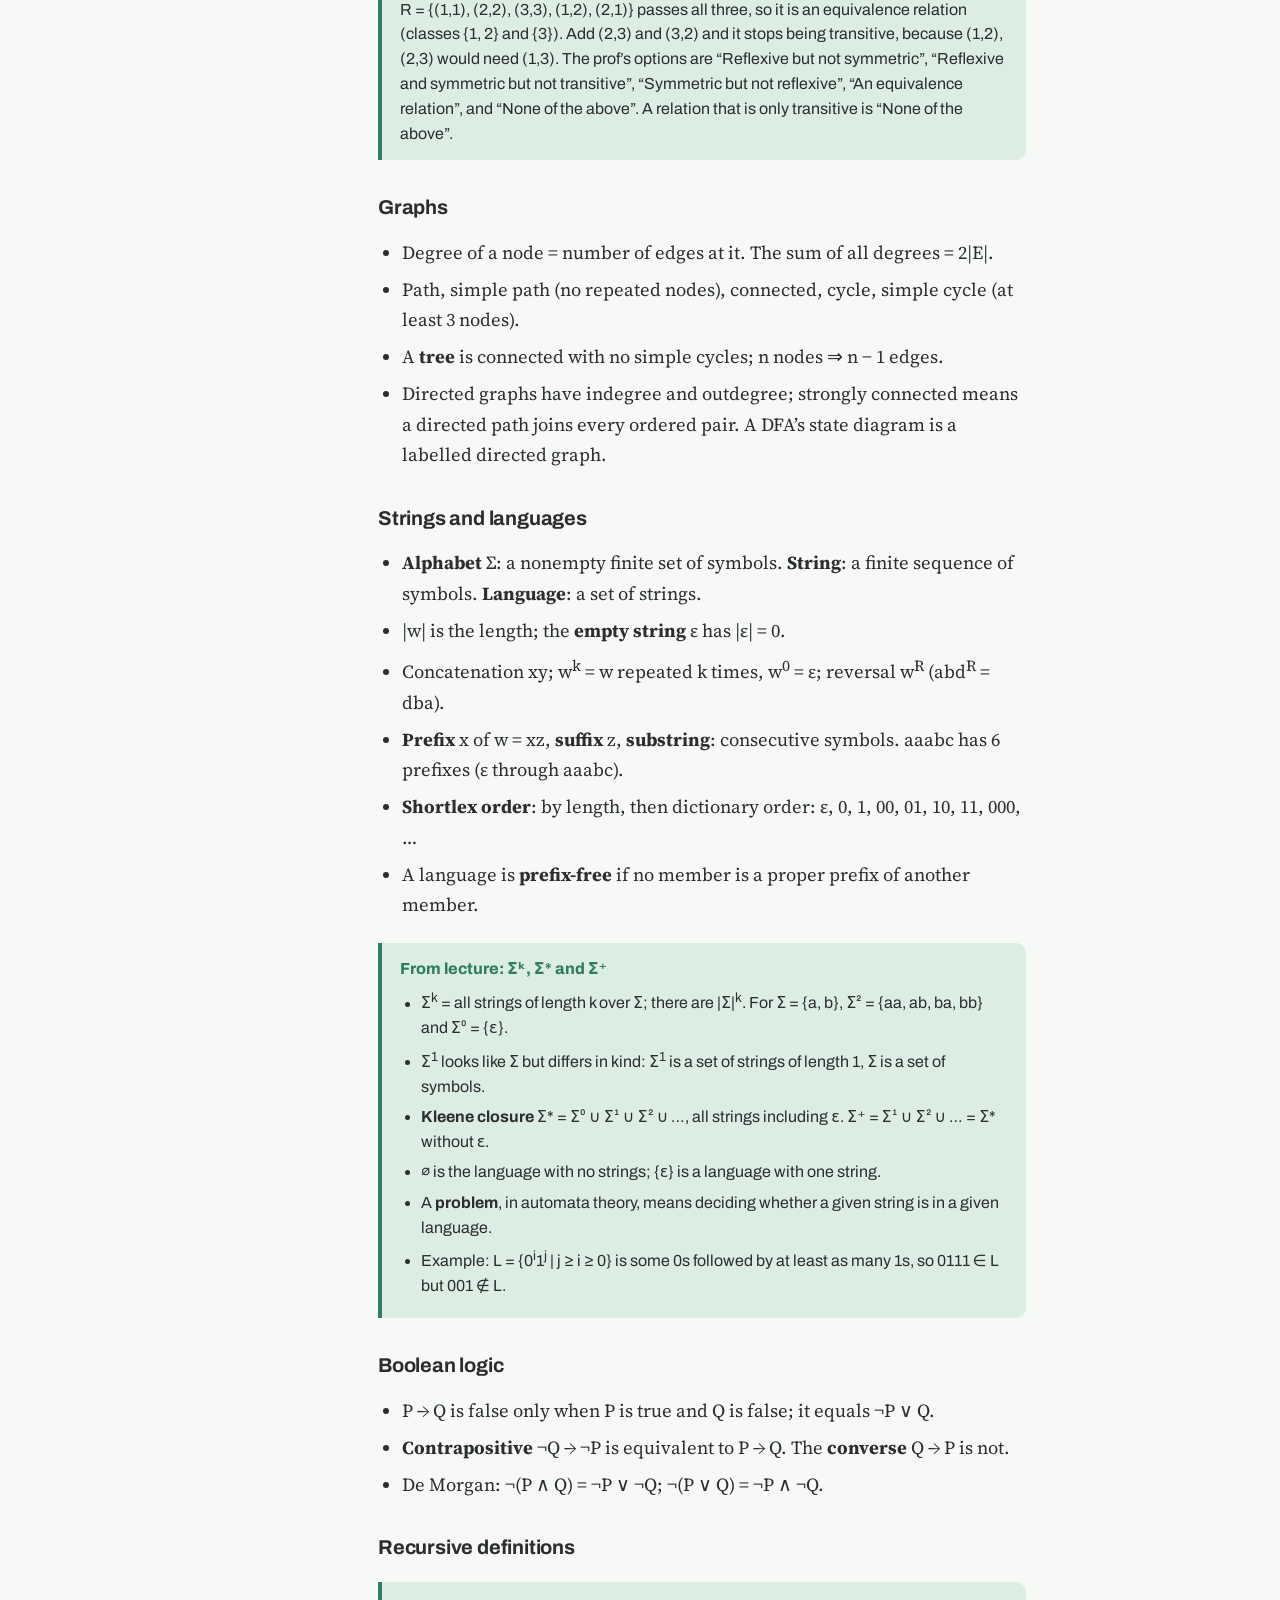
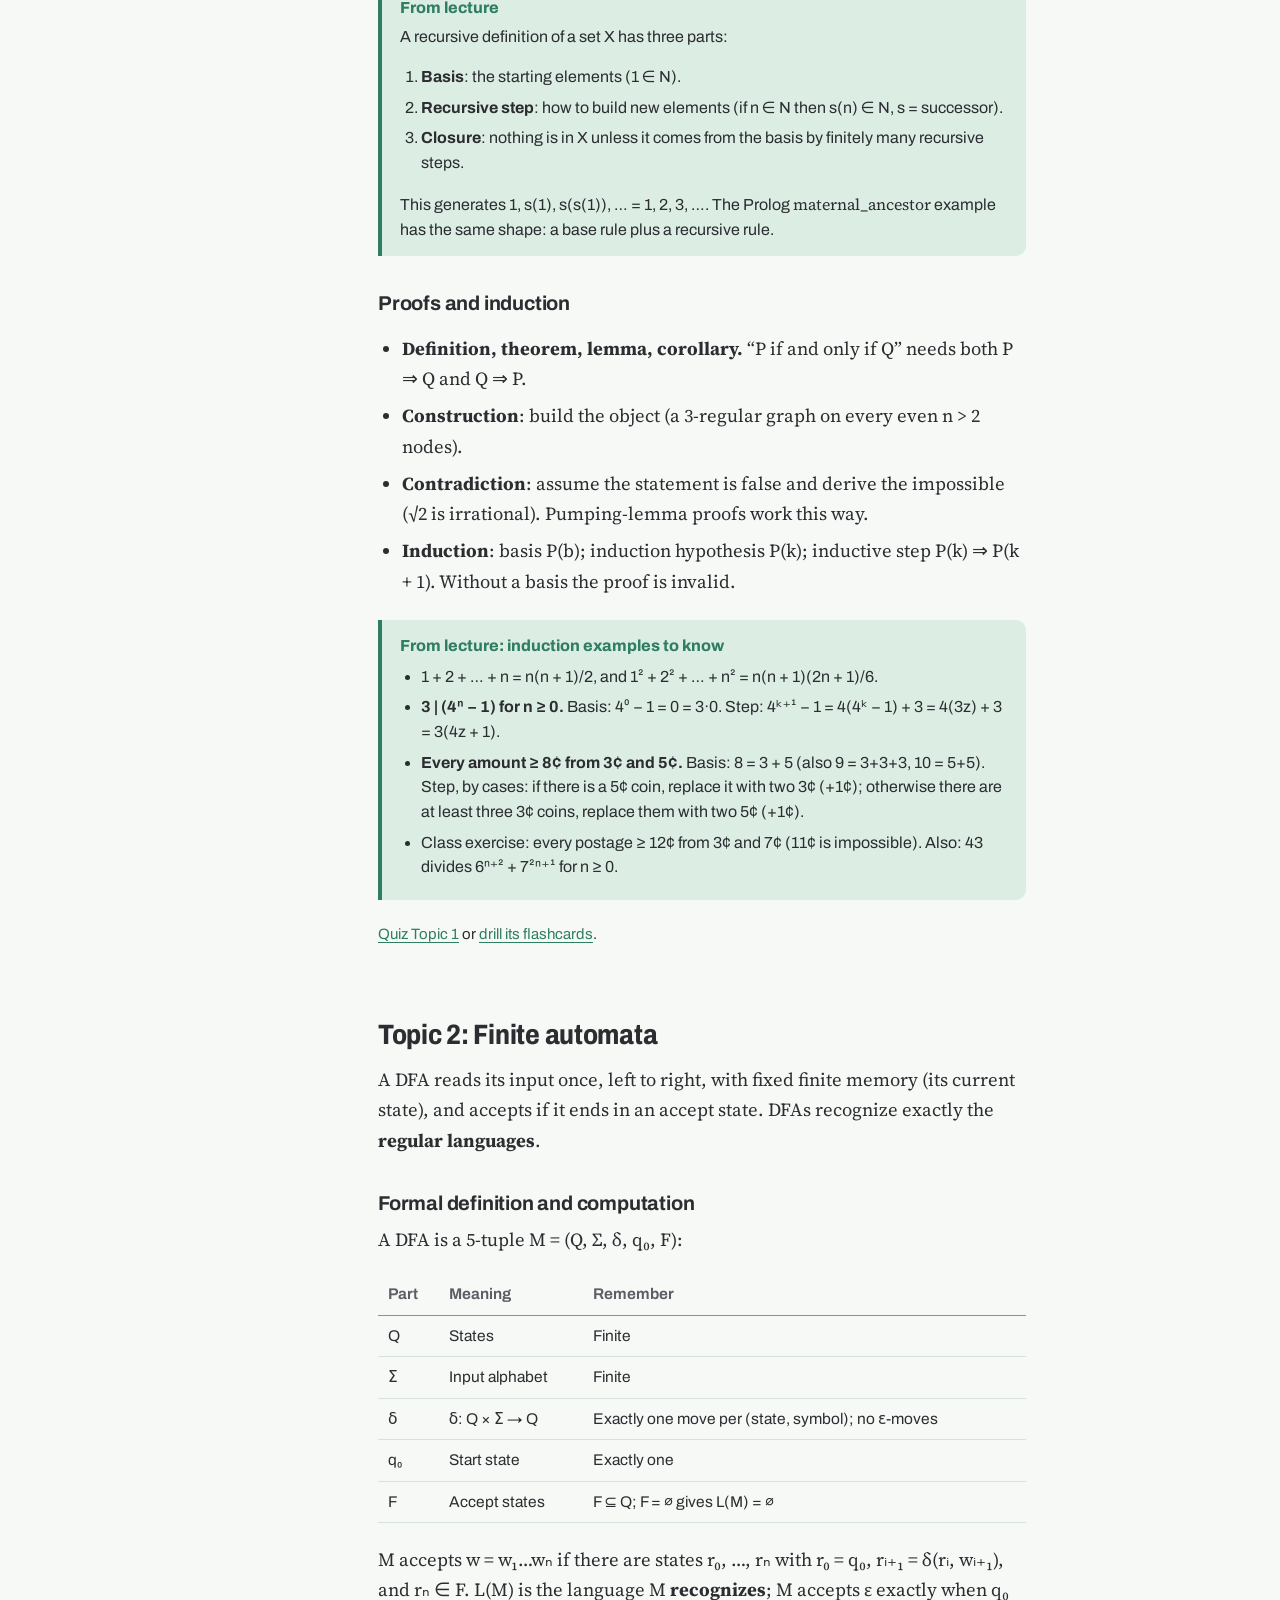
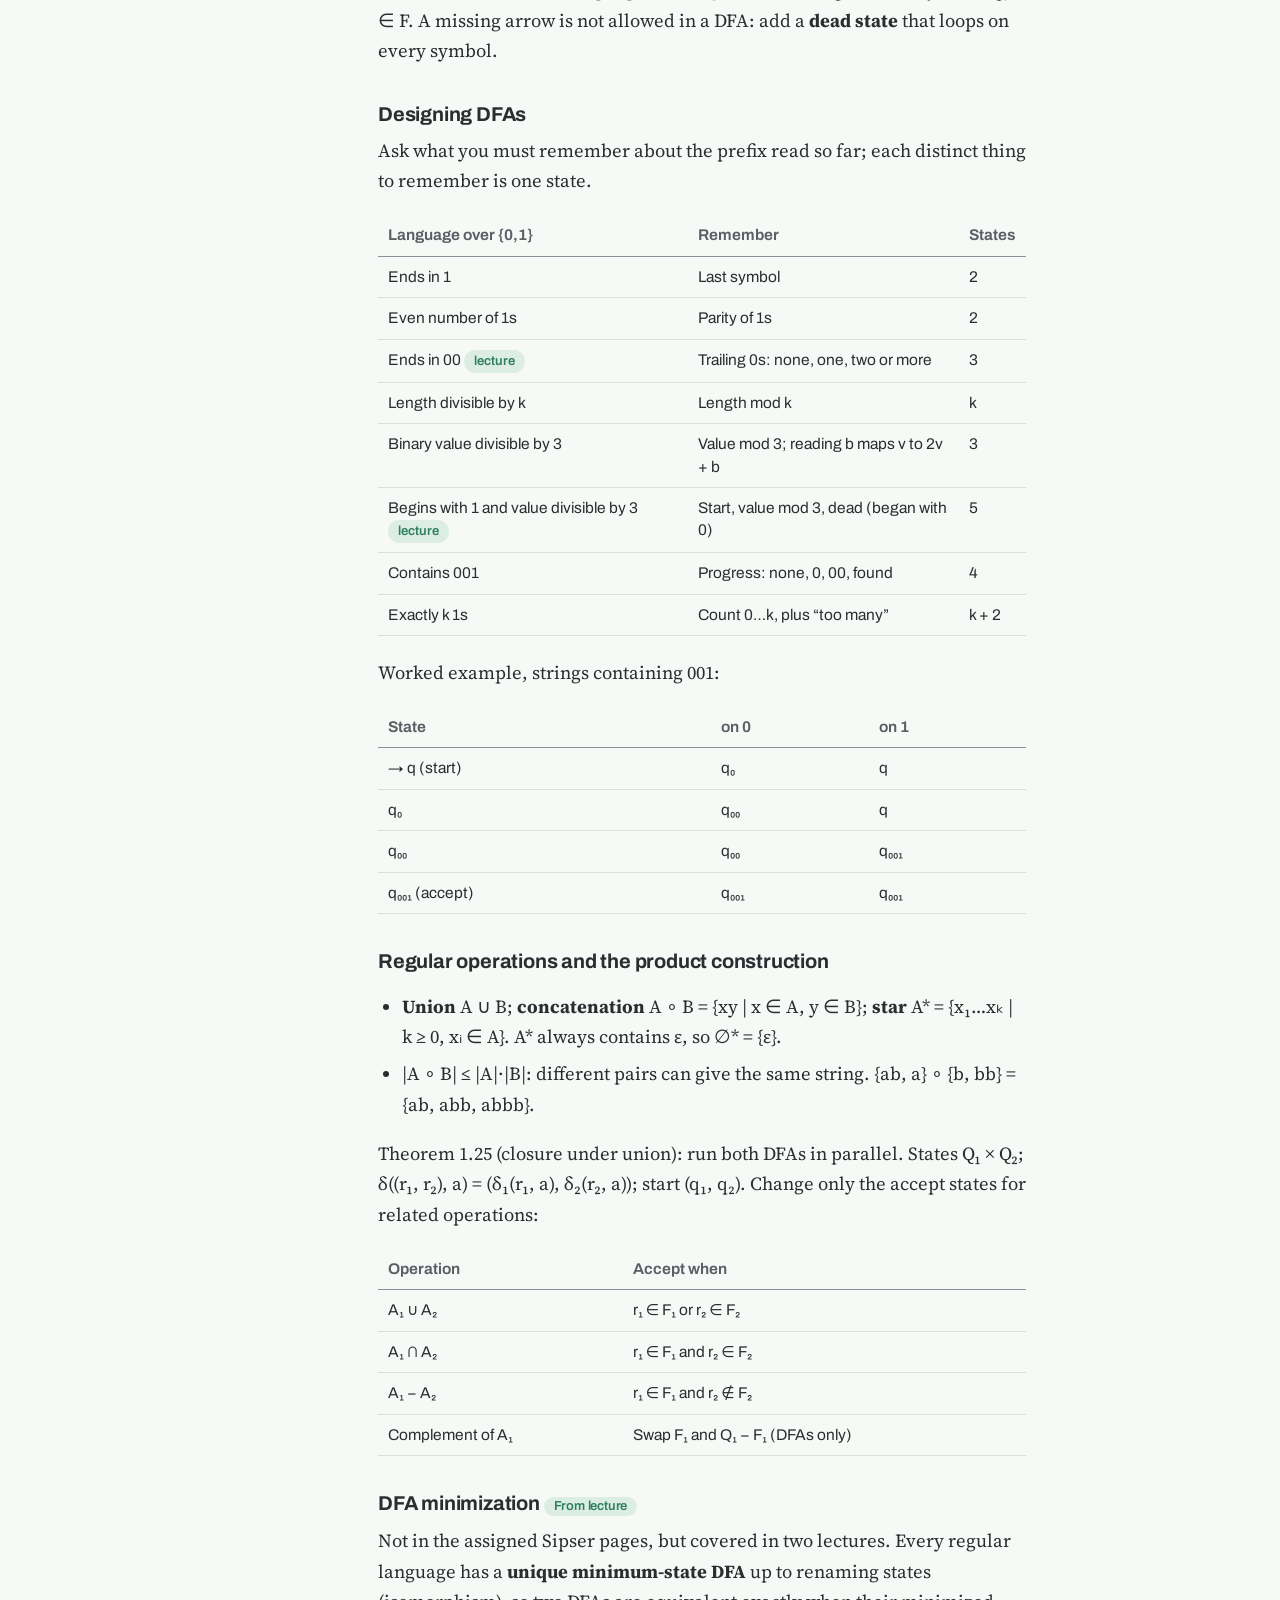
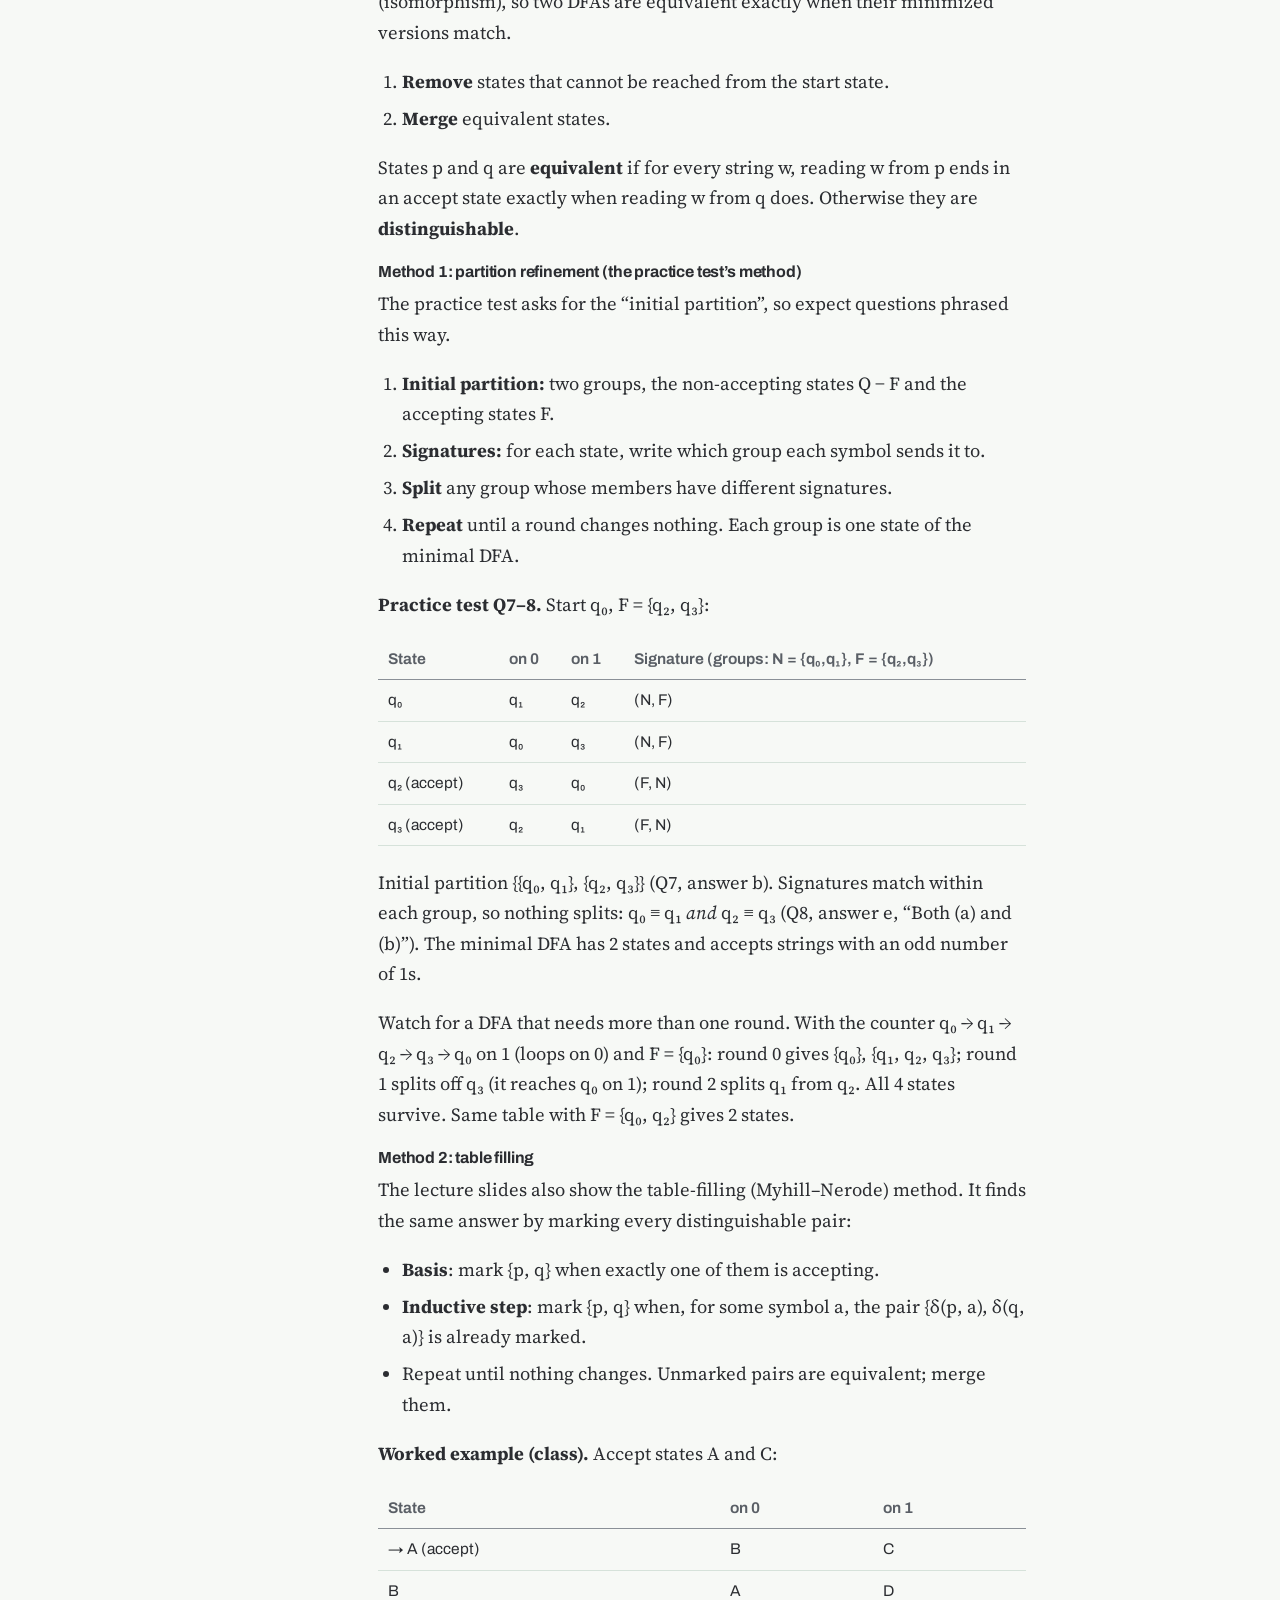
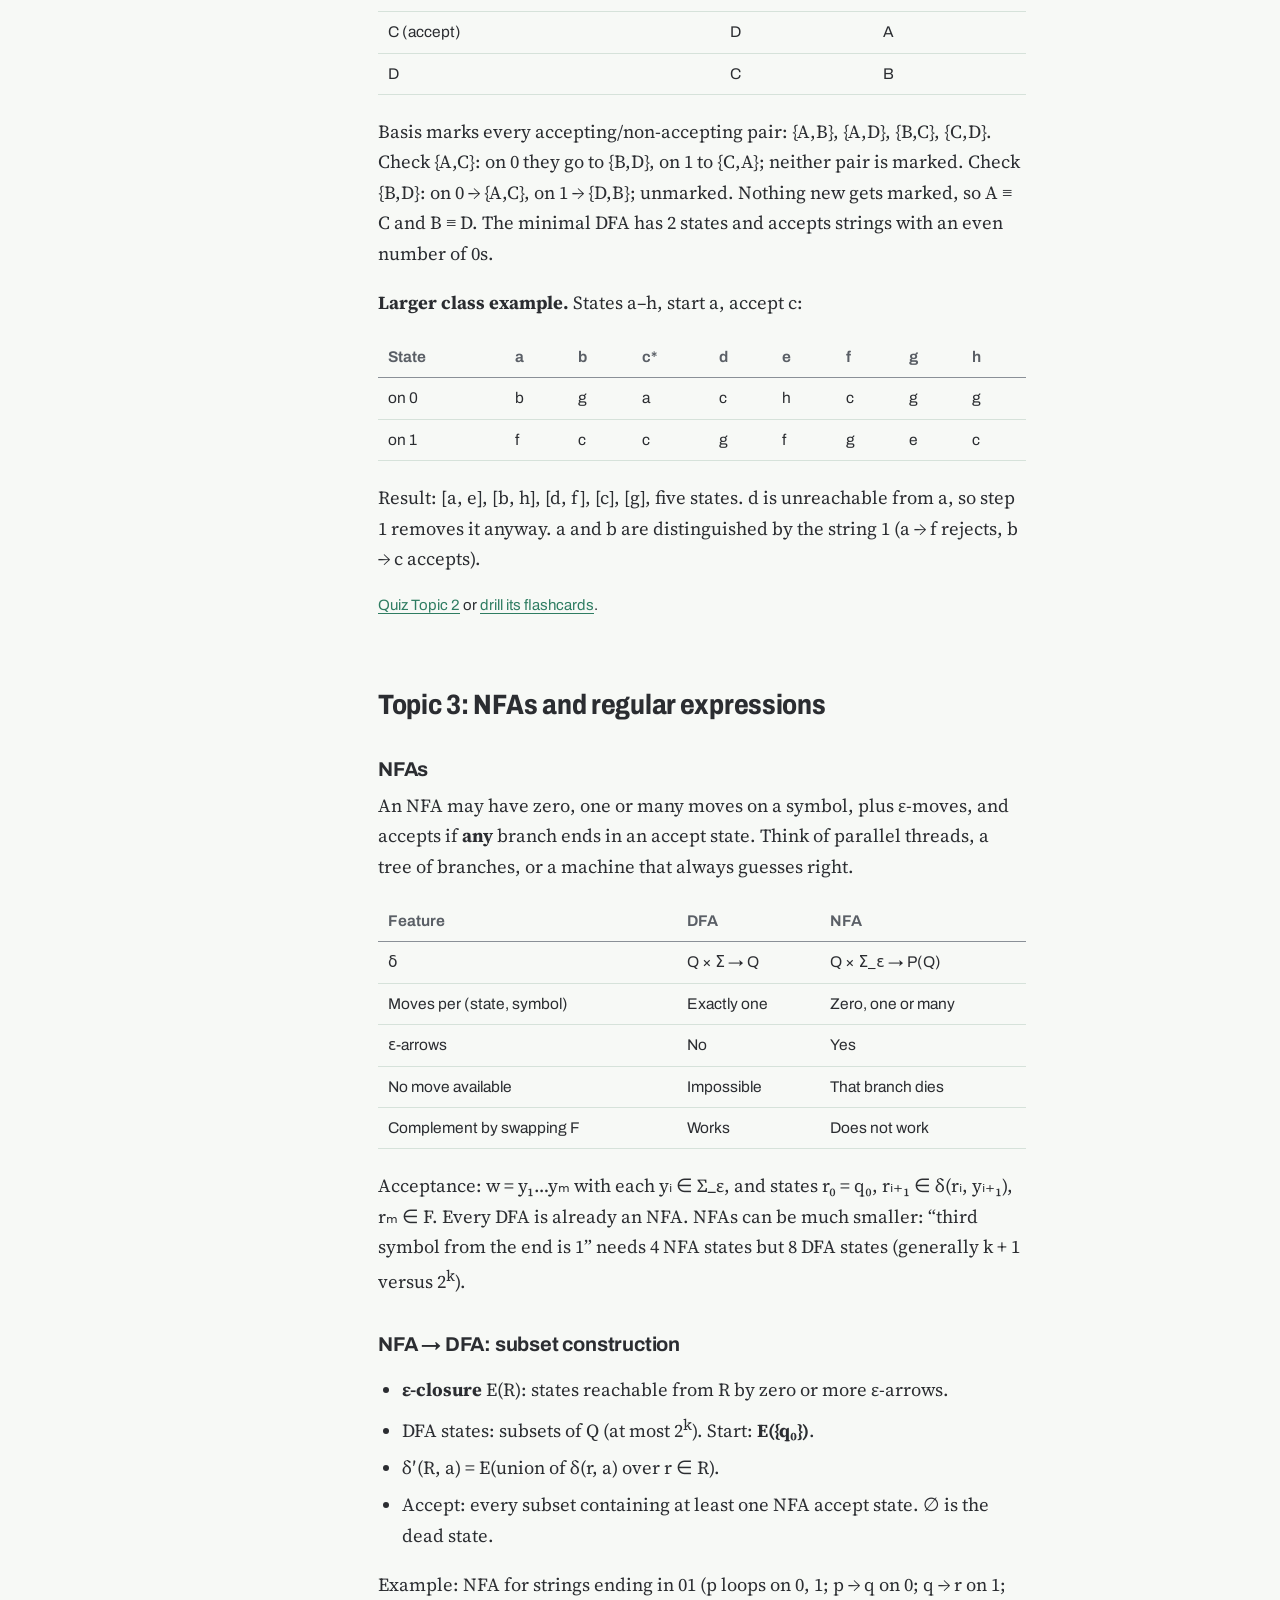
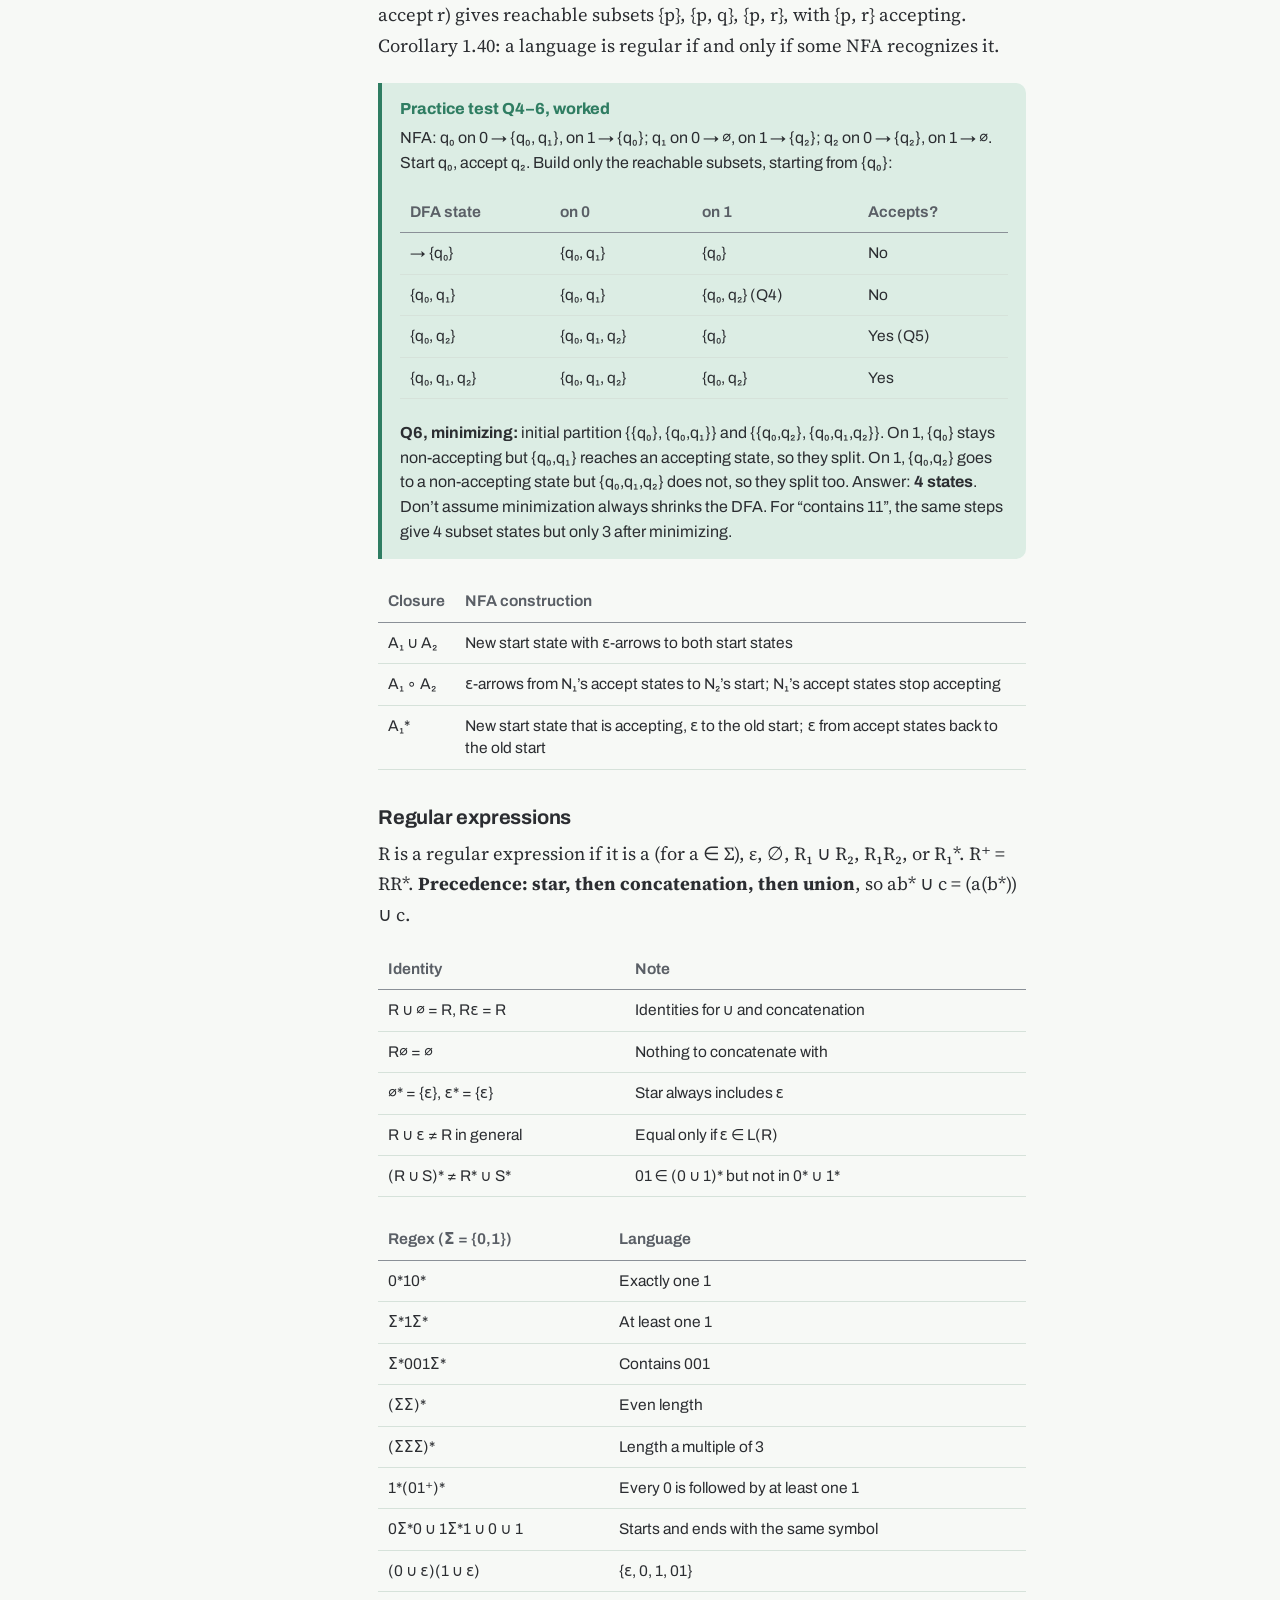
<file: guide.html>
<!doctype html>
<html lang="en"><head><meta charset="utf-8"><title>Moved to Midterm 1</title>
<meta http-equiv="refresh" content="0; url=m1/guide.html">
<script>location.replace('m1/guide.html' + location.search + location.hash);</script>
<style>body{font-family:system-ui,sans-serif;background:#F7F9F6;color:#2B2D31;padding:24px}@media (prefers-color-scheme:dark){body{background:#17191C;color:#E6E8E3}}</style>
</head><body><p>This page moved to <a href="m1/guide.html">Midterm 1</a>.</p></body></html>
</file>
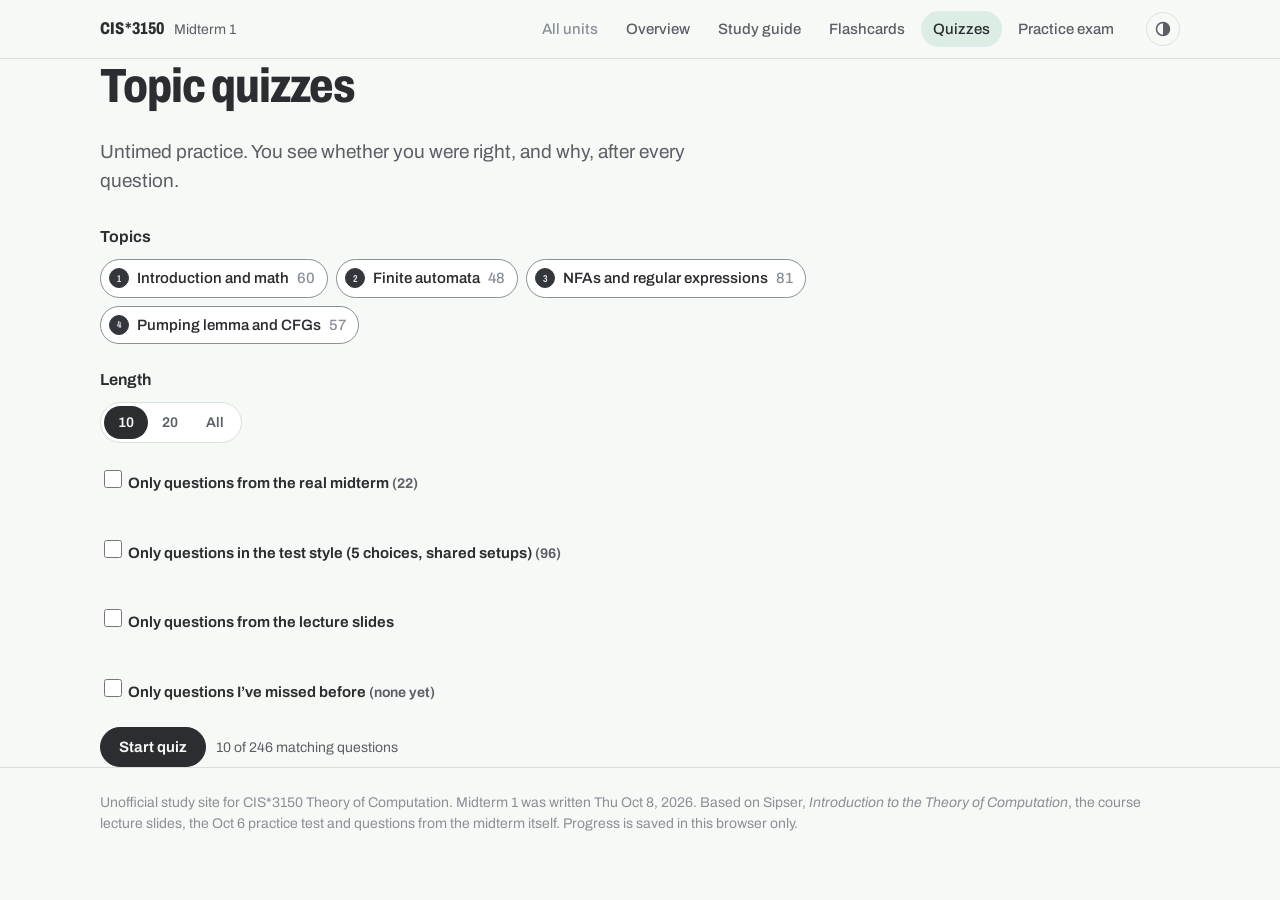
<file: quiz.html>
<!doctype html>
<html lang="en"><head><meta charset="utf-8"><title>Moved to Midterm 1</title>
<meta http-equiv="refresh" content="0; url=m1/quiz.html">
<script>location.replace('m1/quiz.html' + location.search + location.hash);</script>
<style>body{font-family:system-ui,sans-serif;background:#F7F9F6;color:#2B2D31;padding:24px}@media (prefers-color-scheme:dark){body{background:#17191C;color:#E6E8E3}}</style>
</head><body><p>This page moved to <a href="m1/quiz.html">Midterm 1</a>.</p></body></html>
</file>
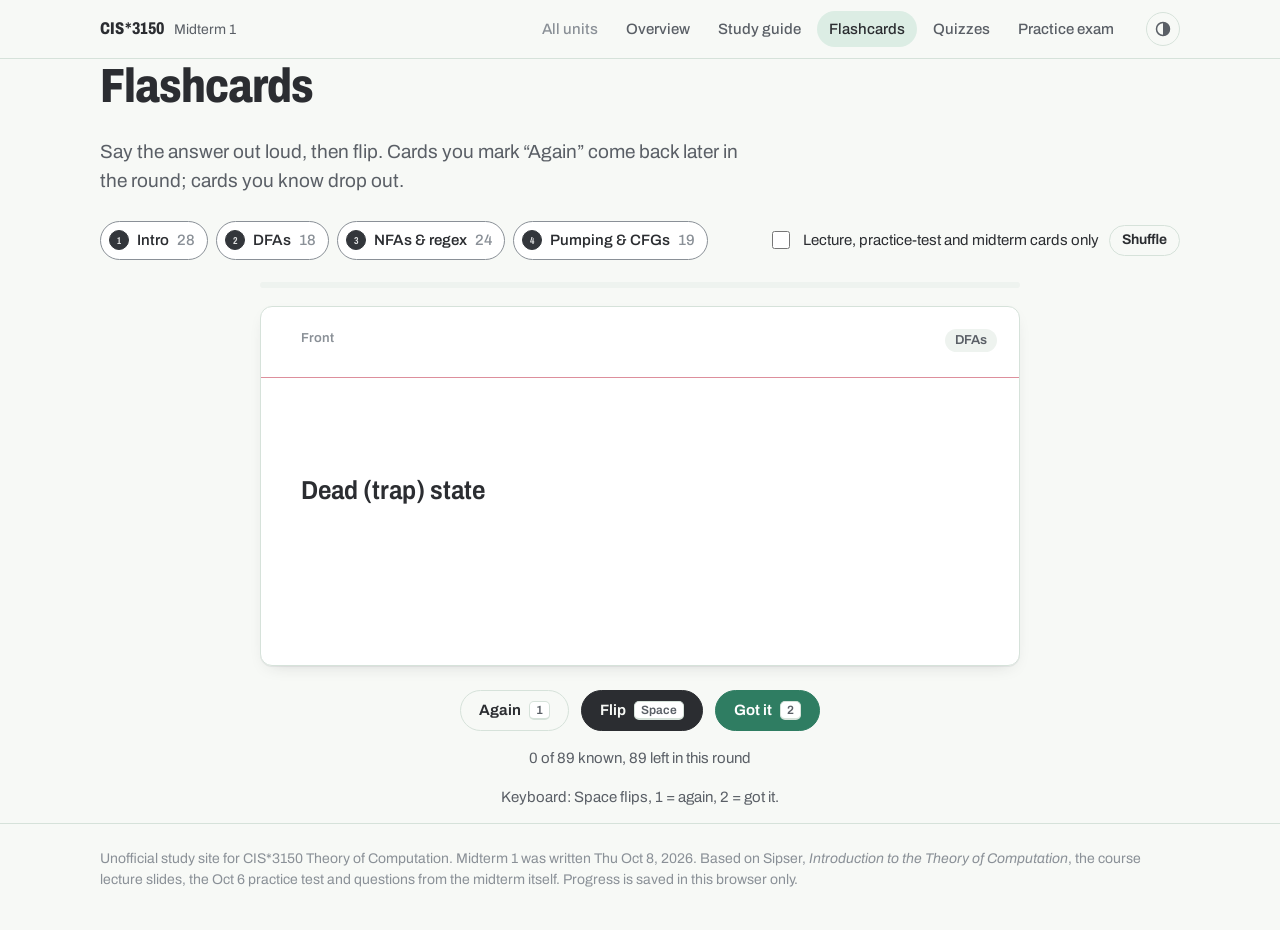
<file: m1/cards.html>
<!doctype html>
<html lang="en">
<head>
<meta charset="utf-8">
<meta name="viewport" content="width=device-width, initial-scale=1">
<title>Flashcards — CIS*3150 Midterm 1</title>
<link rel="icon" href="data:image/svg+xml,%3Csvg xmlns='http://www.w3.org/2000/svg' viewBox='0 0 32 32'%3E%3Ccircle cx='16' cy='16' r='13' fill='%2333363B'/%3E%3Ctext x='16' y='21' font-size='14' text-anchor='middle' fill='white' font-family='Arial' font-weight='700'%3EB%3C/text%3E%3C/svg%3E">
<link rel="preconnect" href="https://fonts.googleapis.com">
<link rel="preconnect" href="https://fonts.gstatic.com" crossorigin>
<link href="https://fonts.googleapis.com/css2?family=Archivo:wdth,wght@62..125,400..800&family=Source+Serif+4:ital,opsz,wght@0,8..60,400..700;1,8..60,400..700&display=swap" rel="stylesheet">
<link rel="stylesheet" href="../assets/style.css?v=20261111a">
</head>
<body data-unit="m1">
<header id="site-head"></header>
<main class="wrap">
  <h1 style="font-size:clamp(32px,4.6vw,48px)">Flashcards</h1>
  <p class="lede" style="margin-bottom:26px">Say the answer out loud, then flip. Cards you mark “Again” come back later in the round; cards you know drop out.</p>

  <div class="deck-controls">
    <div class="chips" id="topic-chips" role="group" aria-label="Topics"></div>
    <div class="btn-row">
      <label class="toggle"><input type="checkbox" id="lecture-only"> Lecture, practice-test and midterm cards only</label>
      <button class="btn secondary small" id="shuffle" type="button">Shuffle</button>
    </div>
  </div>

  <div class="progress" style="max-width:760px;margin:0 auto 18px" aria-hidden="true"><i id="bar" style="width:0"></i></div>

  <div class="card-stage">
    <button class="flash" id="flash" type="button" aria-describedby="flash-hint">
      <div class="face front"><span class="side">Front</span><span class="src" id="src-front"></span><div class="body" id="front"></div></div>
      <div class="face back"><span class="side">Back</span><span class="src" id="src-back"></span><div class="body" id="back"></div></div>
    </button>
  </div>
  <div class="deck-actions" id="actions">
    <button class="btn secondary" id="again" type="button">Again <kbd>1</kbd></button>
    <button class="btn" id="flip" type="button">Flip <kbd>Space</kbd></button>
    <button class="btn form" id="know" type="button">Got it <kbd>2</kbd></button>
  </div>
  <p class="deck-status" id="status" aria-live="polite"></p>
  <p class="deck-status small" id="flash-hint">Keyboard: Space flips, 1 = again, 2 = got it.</p>
</main>
<footer id="site-foot"></footer>
<script src="../assets/m1/questions.js?v=20261111a"></script>
<script src="../assets/m1/questions-prof.js?v=20261111a"></script>
<script src="../assets/m1/midterm.js?v=20261111a"></script>
<script src="../assets/m1/cards.js?v=20261111a"></script>
<script src="../assets/app.js?v=20261111a"></script>
<script>
(function () {
  var params = new URLSearchParams(location.search);
  var startTopic = parseInt(params.get('topic'), 10);
  var selected = { 1: true, 2: true, 3: true, 4: true };
  if (startTopic >= 1 && startTopic <= 4) selected = { 1: false, 2: false, 3: false, 4: false }, selected[startTopic] = true;
  var queue = [], total = 0, known = 0, flipped = false;

  var chips = document.getElementById('topic-chips');
  Object.keys(TOPICS).map(Number).forEach(function (t) {
    var n = CARDS.filter(function (c) { return c.t === t; }).length;
    var b = App.el('button', { class: 'chip', type: 'button', 'aria-pressed': selected[t] ? 'true' : 'false' },
      '<span class="bubble" aria-hidden="true">' + t + '</span>' + TOPICS[t].short + ' <span class="count">' + n + '</span>');
    b.addEventListener('click', function () {
      selected[t] = !selected[t];
      if (!Object.keys(TOPICS).some(function (k) { return selected[k]; })) selected[t] = true; // keep at least one
      b.setAttribute('aria-pressed', selected[t] ? 'true' : 'false');
      build();
    });
    chips.appendChild(b);
  });

  var lectureOnly = document.getElementById('lecture-only');
  if (lectureOnly) lectureOnly.addEventListener('change', build);
  document.getElementById('shuffle').addEventListener('click', build);

  function build() {
    var deck = CARDS.filter(function (c) { return selected[c.t] && (!(lectureOnly && lectureOnly.checked) || c.src); });
    queue = App.shuffle(deck); total = deck.length; known = 0;
    show();
  }

  var flash = document.getElementById('flash');
  function setFlip(f) { flipped = f; flash.classList.toggle('flipped', f); }
  function show() {
    setFlip(false);
    var bar = document.getElementById('bar'); bar.style.width = total ? (known / total * 100) + '%' : '0';
    var status = document.getElementById('status');
    var actions = document.getElementById('actions');
    if (!queue.length) {
      document.getElementById('front').innerHTML = total ? 'Deck finished.' : 'No cards match these filters.';
      document.getElementById('back').innerHTML = '';
      document.getElementById('src-front').innerHTML = '';
      status.innerHTML = total ? 'You got through all ' + total + ' cards. <a href="#" id="restart">Go again</a> or <a href="quiz.html">try a quiz</a>.' : '';
      actions.style.visibility = 'hidden';
      var r = document.getElementById('restart'); if (r) r.addEventListener('click', function (e) { e.preventDefault(); build(); });
      return;
    }
    actions.style.visibility = 'visible';
    var c = queue[0];
    document.getElementById('front').innerHTML = c.f;
    document.getElementById('back').innerHTML = c.b;
    var tag = c.src === 'lecture' ? '<span class="tag lecture">From lecture</span>' : c.src === 'practice' ? '<span class="tag practice">From practice test</span>' : c.src === 'midterm' ? '<span class="tag practice">From the midterm</span>' : '<span class="tag">' + TOPICS[c.t].short + '</span>';
    document.getElementById('src-front').innerHTML = tag;
    document.getElementById('src-back').innerHTML = tag;
    status.textContent = known + ' of ' + total + ' known, ' + queue.length + ' left in this round';
  }

  function again() {
    if (!queue.length) return;
    var c = queue.shift();
    var pos = Math.min(queue.length, 3 + Math.floor(Math.random() * 3)); // comes back in a few cards
    queue.splice(pos, 0, c);
    show();
  }
  function know() { if (!queue.length) return; queue.shift(); known++; show(); }

  flash.addEventListener('click', function () { if (queue.length) setFlip(!flipped); });
  document.getElementById('flip').addEventListener('click', function () { if (queue.length) setFlip(!flipped); });
  document.getElementById('again').addEventListener('click', again);
  document.getElementById('know').addEventListener('click', know);
  document.addEventListener('keydown', function (e) {
    if (e.target && e.target.tagName === 'INPUT') return;
    if (e.key === ' ' && e.target === document.body) { e.preventDefault(); if (queue.length) setFlip(!flipped); }
    else if (e.key === '1') again();
    else if (e.key === '2') know();
  });

  build();
})();
</script>
</body>
</html>
</file>
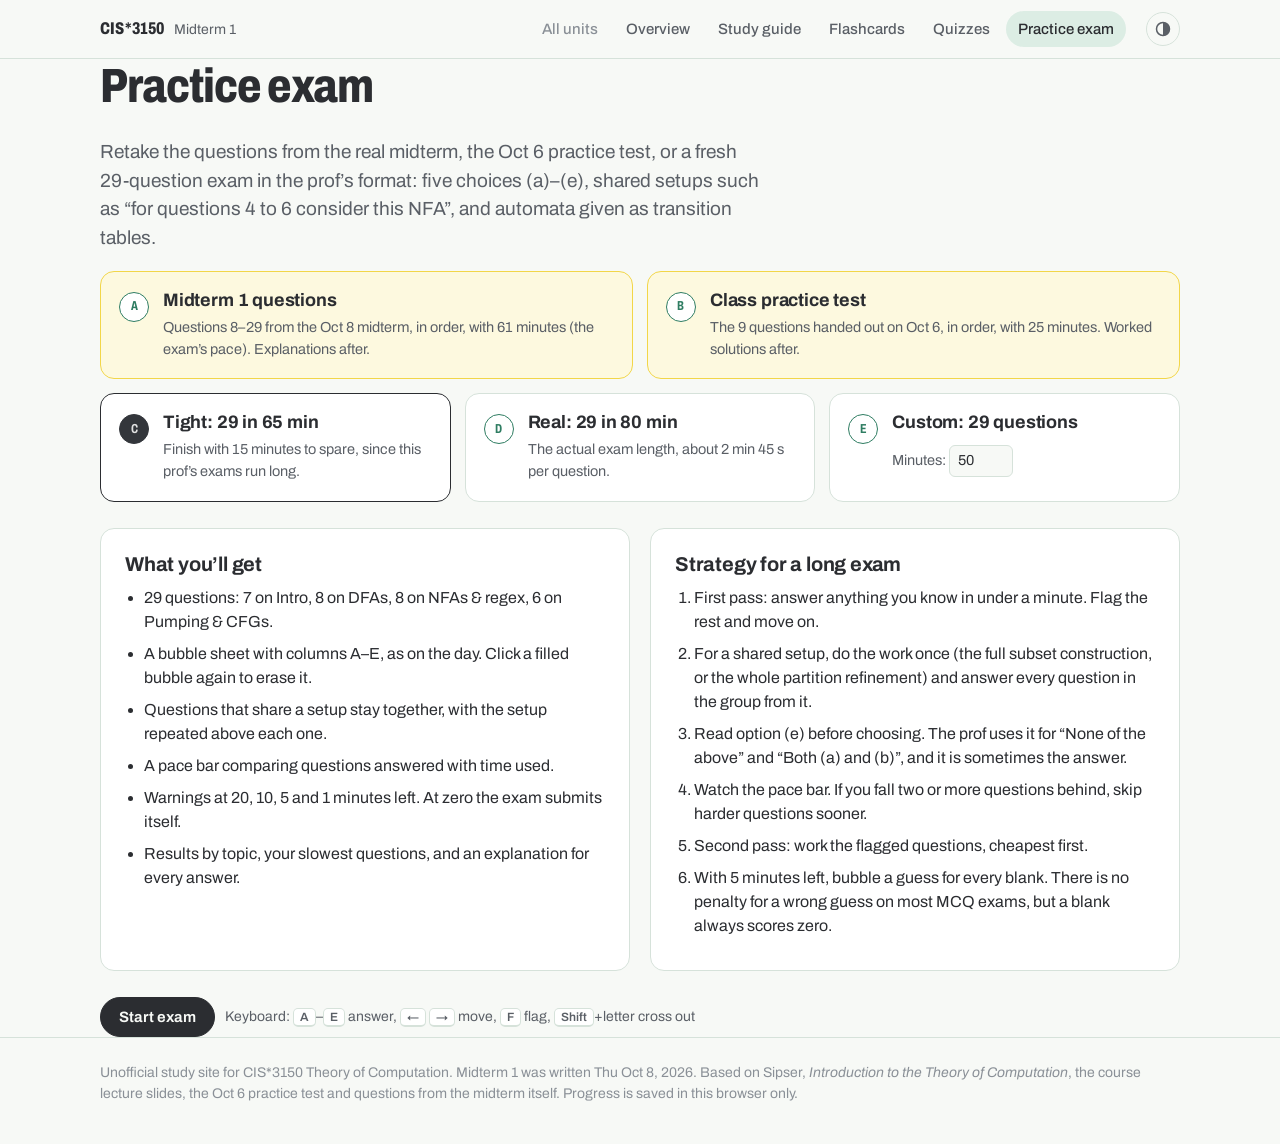
<file: m1/exam.html>
<!doctype html>
<html lang="en">
<head>
<meta charset="utf-8">
<meta name="viewport" content="width=device-width, initial-scale=1">
<title>Practice exam — CIS*3150 Midterm 1</title>
<link rel="icon" href="data:image/svg+xml,%3Csvg xmlns='http://www.w3.org/2000/svg' viewBox='0 0 32 32'%3E%3Ccircle cx='16' cy='16' r='13' fill='%2333363B'/%3E%3Ctext x='16' y='21' font-size='14' text-anchor='middle' fill='white' font-family='Arial' font-weight='700'%3EB%3C/text%3E%3C/svg%3E">
<link rel="preconnect" href="https://fonts.googleapis.com">
<link rel="preconnect" href="https://fonts.gstatic.com" crossorigin>
<link href="https://fonts.googleapis.com/css2?family=Archivo:wdth,wght@62..125,400..800&family=Source+Serif+4:ital,opsz,wght@0,8..60,400..700;1,8..60,400..700&display=swap" rel="stylesheet">
<link rel="stylesheet" href="../assets/style.css?v=20261111a">
<style>
  dialog { border: 1px solid var(--rule); border-radius: 16px; padding: 26px; max-width: 440px; background: var(--card); color: var(--ink); box-shadow: 0 20px 50px rgba(0,0,0,.25); }
  dialog::backdrop { background: rgba(23,25,28,.45); }
  dialog h2 { font-size: 24px; }
  .strategy { padding-left: 1.2em; margin: 0; }
  .strategy li { margin-bottom: 8px; }
</style>
</head>
<body data-unit="m1">
<header id="site-head"></header>
<main class="wrap">

  <!-- ============ setup ============ -->
  <section id="setup">
    <h1 style="font-size:clamp(32px,4.6vw,48px)">Practice exam</h1>
    <p class="lede">Retake the questions from the real midterm, the Oct 6 practice test, or a fresh 29-question exam in the prof’s format: five choices (a)–(e), shared setups such as “for questions 4 to 6 consider this NFA”, and automata given as transition tables.</p>

    <div id="resume" class="panel" hidden style="margin:22px 0;border-color:var(--hi)">
      <h3 style="margin-bottom:6px">You have an exam in progress</h3>
      <p class="muted" id="resume-text" style="margin-bottom:14px"></p>
      <div class="btn-row"><button class="btn" id="resume-btn" type="button">Resume exam</button><button class="btn secondary" id="discard-btn" type="button">Discard it</button></div>
    </div>

    <h2 style="margin-top:34px;font-size:22px" class="sr-only">Choose an exam</h2>
    <div class="mode-grid five" id="modes" role="group" aria-label="Exam type and time limit">
      <button class="mode featured" type="button" data-mode="midterm" aria-pressed="false"><span class="bubble" aria-hidden="true">A</span><h3>Midterm 1 questions</h3><p>Questions 8–29 from the Oct 8 midterm, in order, with 61 minutes (the exam’s pace). Explanations after.</p></button>
      <button class="mode featured" type="button" data-mode="practice" aria-pressed="false"><span class="bubble" aria-hidden="true">B</span><h3>Class practice test</h3><p>The 9 questions handed out on Oct 6, in order, with 25 minutes. Worked solutions after.</p></button>
      <button class="mode" type="button" data-mode="tight" aria-pressed="true"><span class="bubble" aria-hidden="true">C</span><h3>Tight: 29 in 65 min</h3><p>Finish with 15 minutes to spare, since this prof’s exams run long.</p></button>
      <button class="mode" type="button" data-mode="real" aria-pressed="false"><span class="bubble" aria-hidden="true">D</span><h3>Real: 29 in 80 min</h3><p>The actual exam length, about 2 min 45 s per question.</p></button>
      <div class="mode" data-mode="custom" aria-pressed="false" role="button" tabindex="0"><span class="bubble" aria-hidden="true">E</span><h3>Custom: 29 questions</h3><p><label>Minutes: <input type="number" id="custom-min" min="5" max="240" value="50"></label></p></div>
    </div>

    <div class="grid-2">
      <div class="panel">
        <h3>What you’ll get</h3>
        <ul class="strategy">
          <li id="mix-line"></li>
          <li>A bubble sheet with columns A–E, as on the day. Click a filled bubble again to erase it.</li>
          <li>Questions that share a setup stay together, with the setup repeated above each one.</li>
          <li>A pace bar comparing questions answered with time used.</li>
          <li>Warnings at 20, 10, 5 and 1 minutes left. At zero the exam submits itself.</li>
          <li>Results by topic, your slowest questions, and an explanation for every answer.</li>
        </ul>
      </div>
      <div class="panel">
        <h3>Strategy for a long exam</h3>
        <ol class="strategy">
          <li>First pass: answer anything you know in under a minute. Flag the rest and move on.</li>
          <li>For a shared setup, do the work once (the full subset construction, or the whole partition refinement) and answer every question in the group from it.</li>
          <li>Read option (e) before choosing. The prof uses it for “None of the above” and “Both (a) and (b)”, and it is sometimes the answer.</li>
          <li>Watch the pace bar. If you fall two or more questions behind, skip harder questions sooner.</li>
          <li>Second pass: work the flagged questions, cheapest first.</li>
          <li>With 5 minutes left, bubble a guess for every blank. There is no penalty for a wrong guess on most MCQ exams, but a blank always scores zero.</li>
        </ol>
      </div>
    </div>
    <div class="btn-row" style="margin-top:26px">
      <button class="btn" id="start" type="button">Start exam</button>
      <span class="small muted">Keyboard: <kbd>A</kbd>–<kbd>E</kbd> answer, <kbd>←</kbd> <kbd>→</kbd> move, <kbd>F</kbd> flag, <kbd>Shift</kbd>+letter cross out</span>
    </div>
  </section>

  <!-- ============ running ============ -->
  <section id="run" hidden>
    <div class="exam-bar">
      <div class="wrap inner" style="padding:0">
        <div class="clock" id="clock" role="timer" aria-label="Time remaining">80:00</div>
        <div class="pace">
          <div class="track" aria-hidden="true"><div class="done" id="pace-done"></div><div class="time" id="pace-time"></div></div>
          <div class="status" id="pace-status" aria-live="off"></div>
        </div>
        <button class="btn secondary small sheet-toggle" id="sheet-toggle" type="button" aria-controls="sheet" aria-expanded="false">Bubble sheet</button>
        <button class="btn small" id="submit" type="button">Hand in</button>
      </div>
    </div>
    <div class="exam-layout">
      <div class="exam-q">
        <div id="qarea"></div>
        <div class="qnav">
          <button class="btn secondary" id="prev" type="button">Previous</button>
          <button class="btn secondary flag-btn" id="flag" type="button" aria-pressed="false">Flag for review</button>
          <button class="btn" id="next" type="button">Next</button>
        </div>
      </div>
      <aside class="sheet" id="sheet" aria-label="Bubble sheet">
        <h4>Bubble sheet</h4>
        <ol id="sheet-list"></ol>
        <p class="legend">Click a number to go to that question. Yellow numbers are flagged.</p>
      </aside>
    </div>
  </section>

  <!-- ============ results ============ -->
  <section id="results" hidden></section>

  <dialog id="confirm">
    <h2>Hand in your exam?</h2>
    <p id="confirm-text"></p>
    <div class="btn-row" style="justify-content:flex-end">
      <button class="btn secondary" id="confirm-no" type="button">Keep working</button>
      <button class="btn" id="confirm-yes" type="button">Hand in</button>
    </div>
  </dialog>
</main>
<footer id="site-foot"></footer>
<script src="../assets/m1/questions.js?v=20261111a"></script>
<script src="../assets/m1/questions-prof.js?v=20261111a"></script>
<script src="../assets/m1/midterm.js?v=20261111a"></script>
<script src="../assets/app.js?v=20261111a"></script>
<script src="../assets/exam.js?v=20261111a"></script>
</body>
</html>
</file>
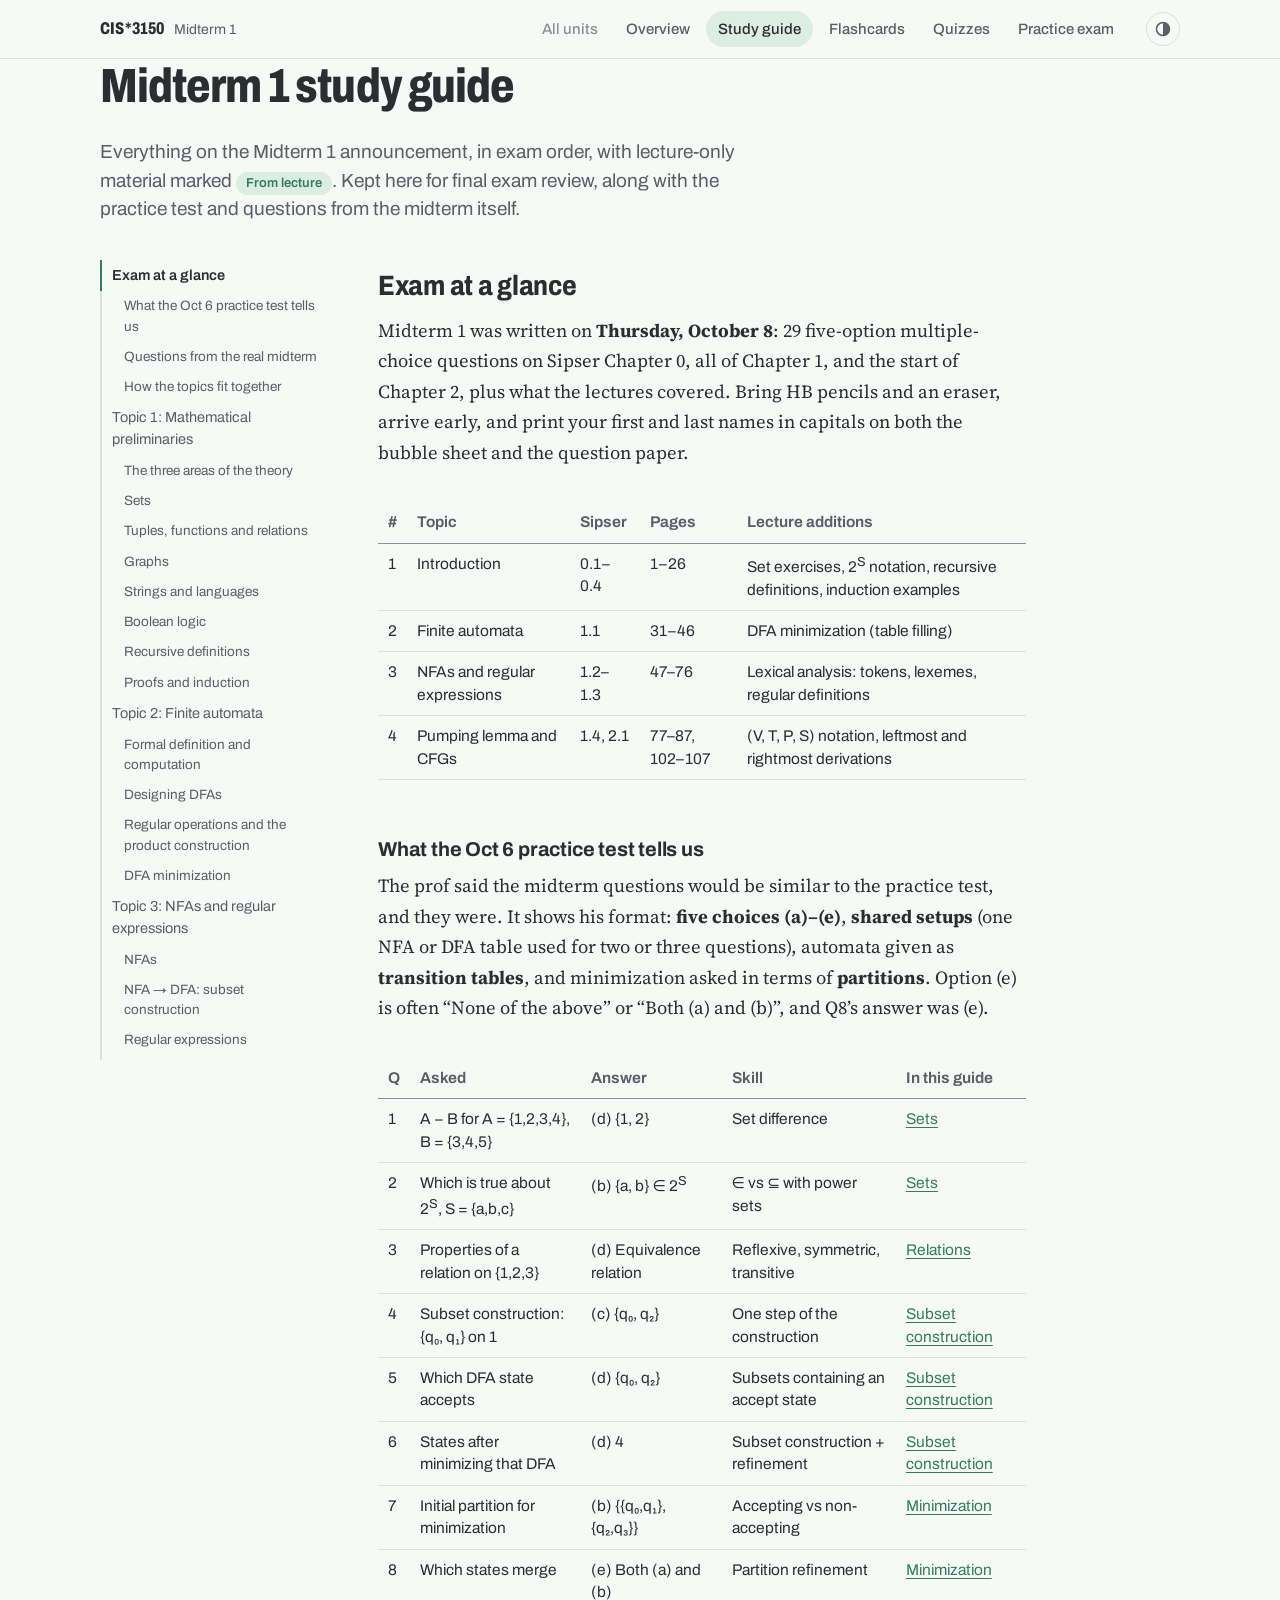
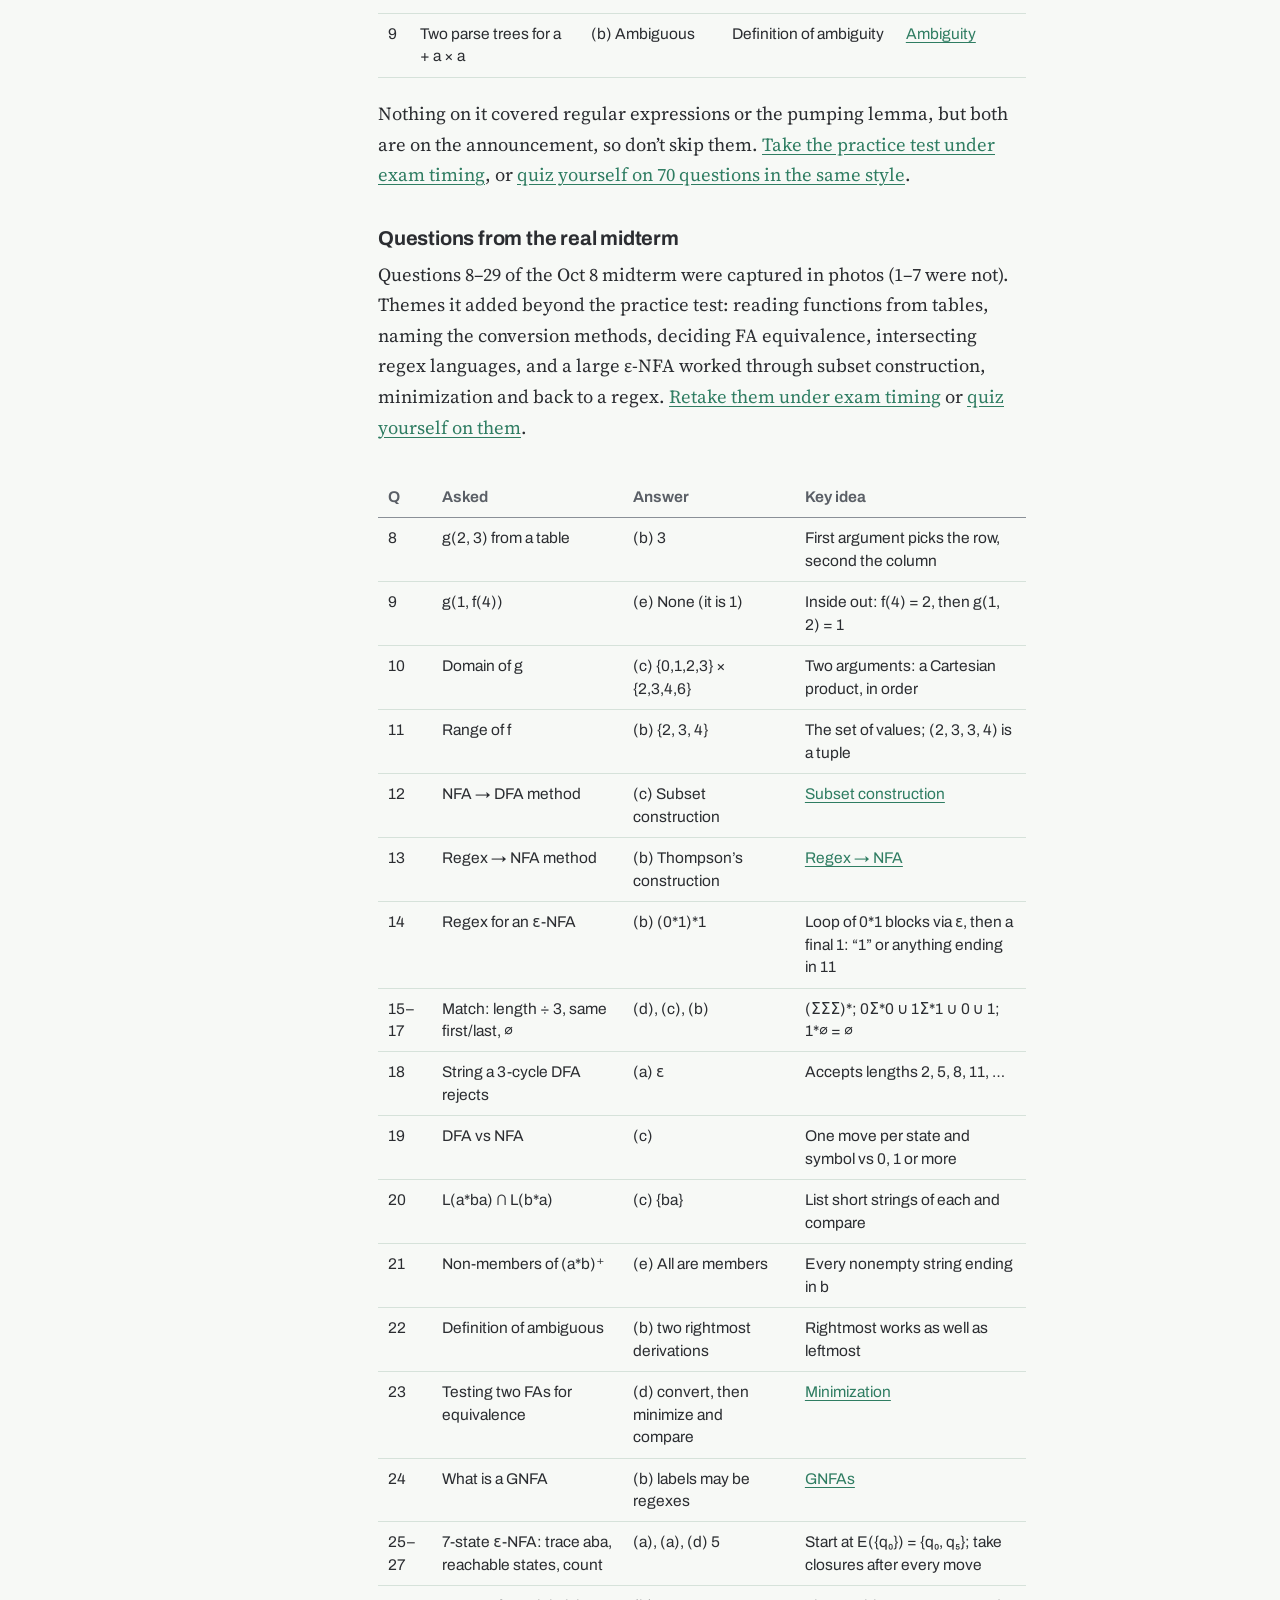
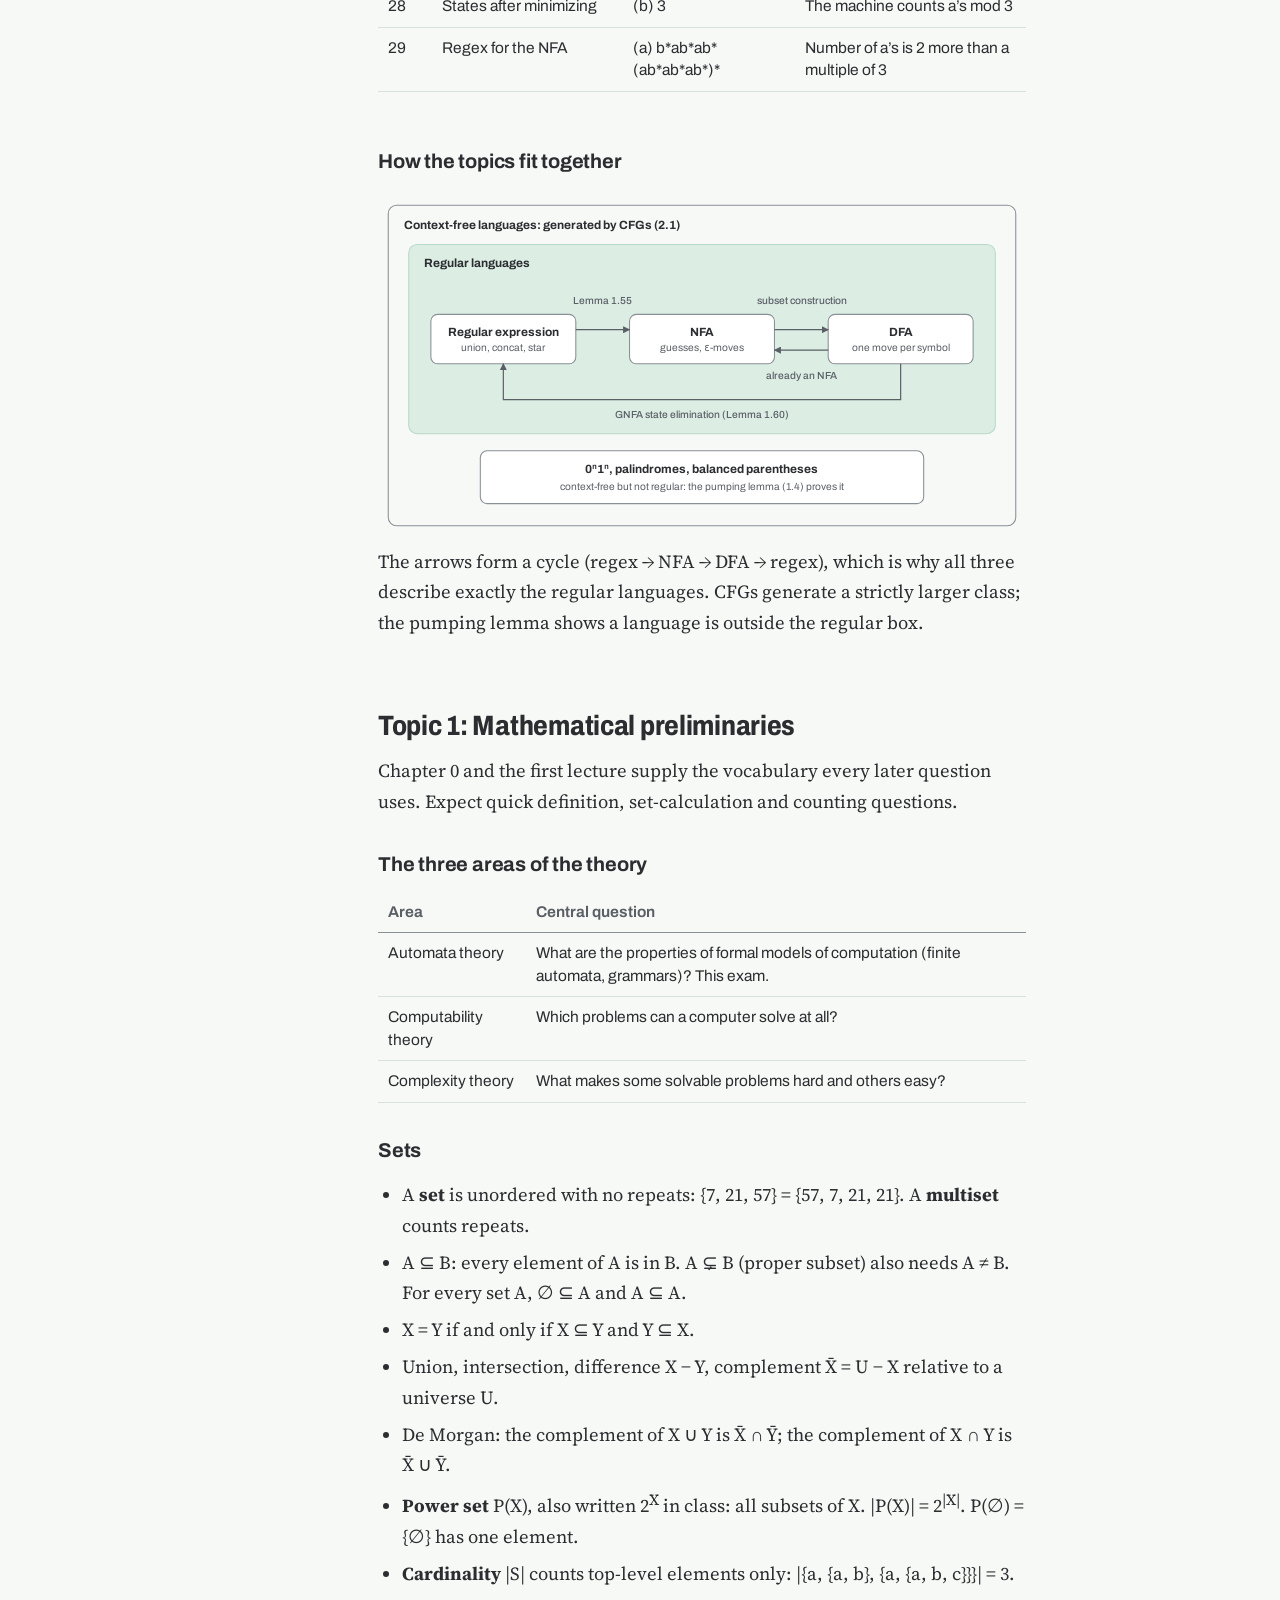
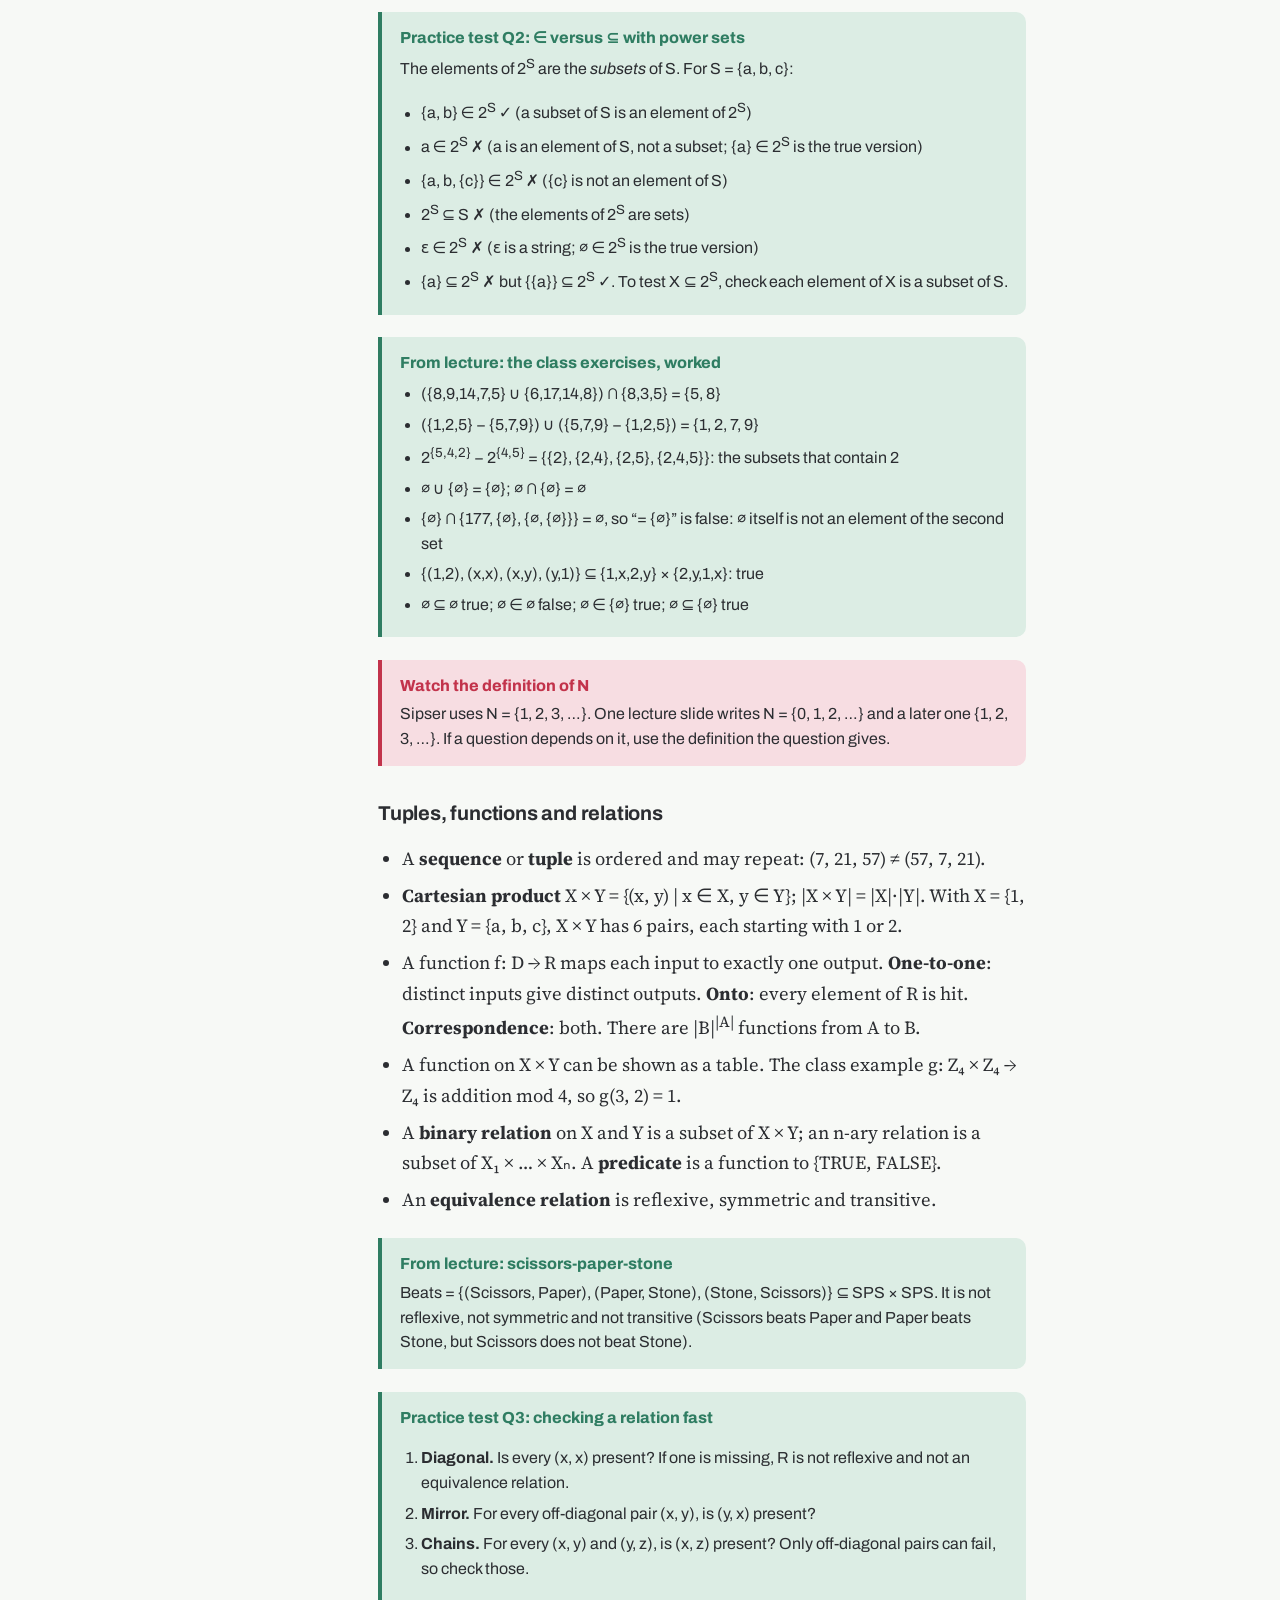
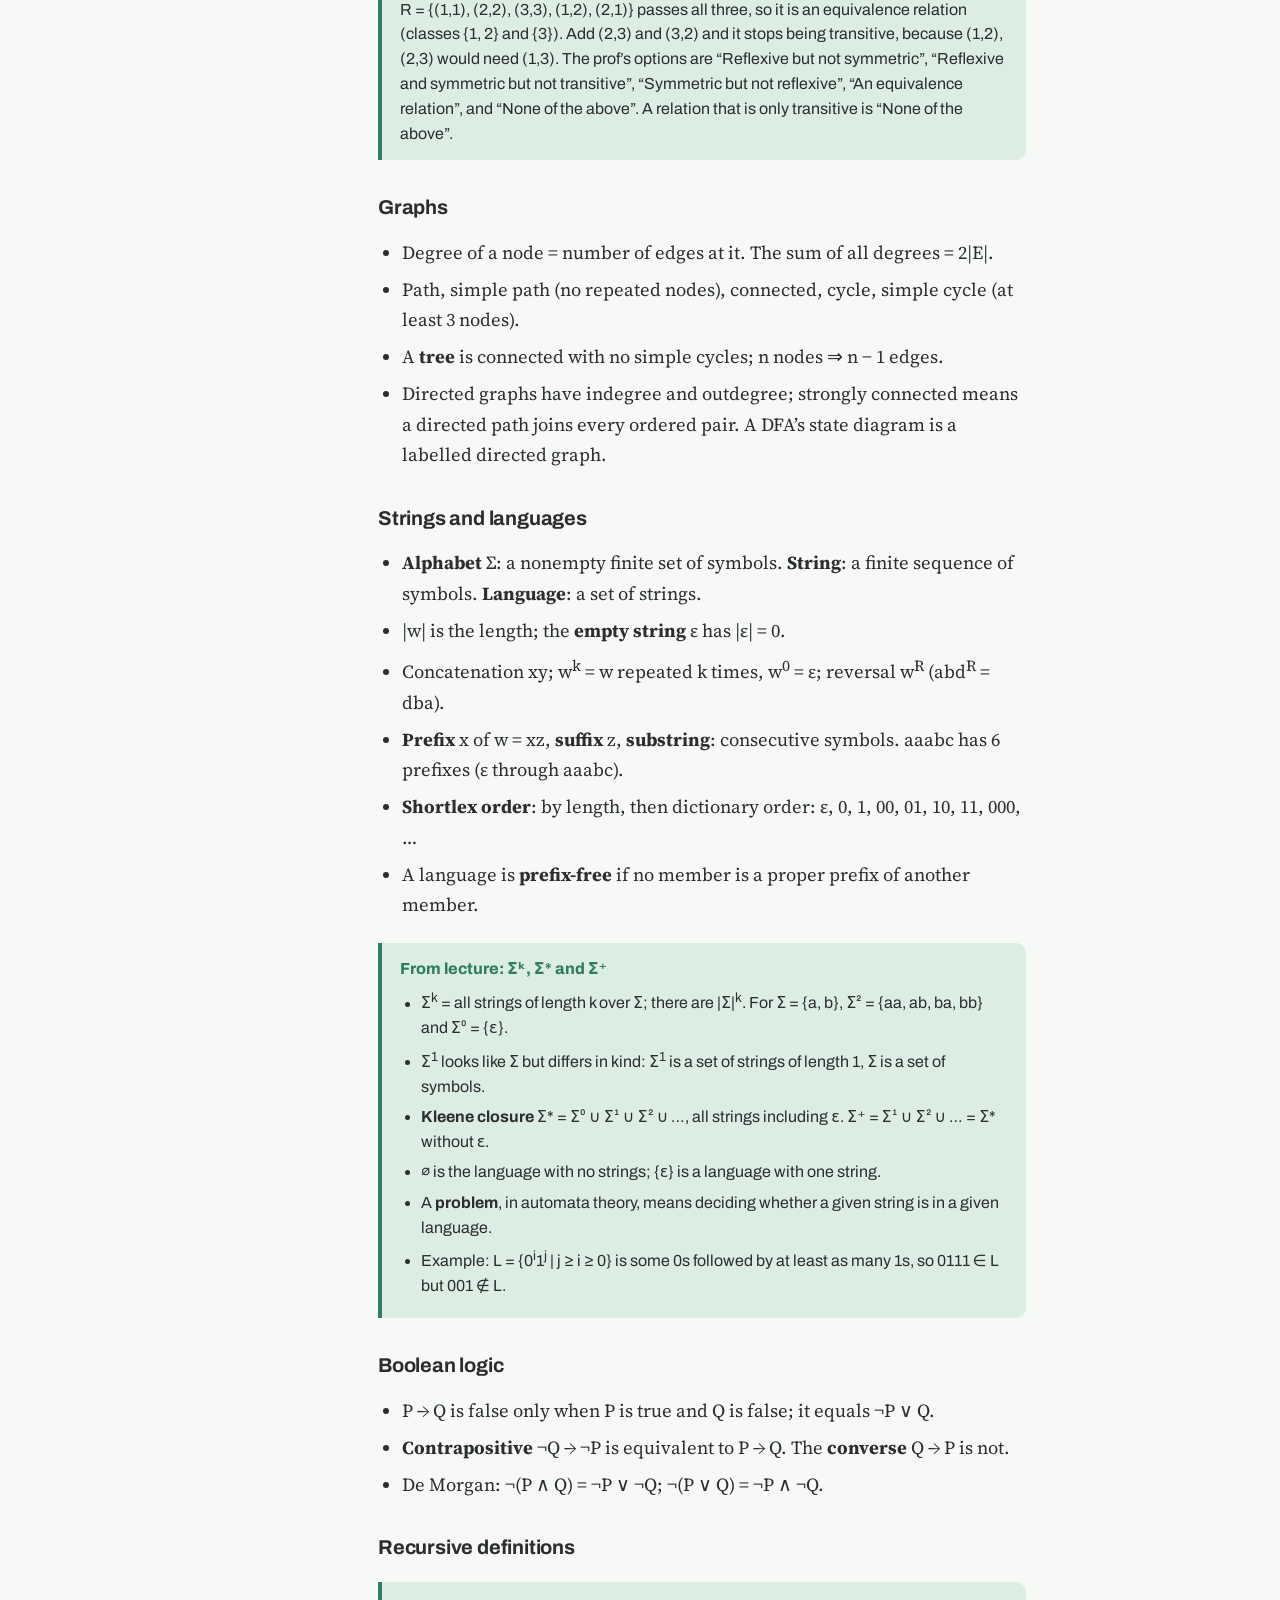
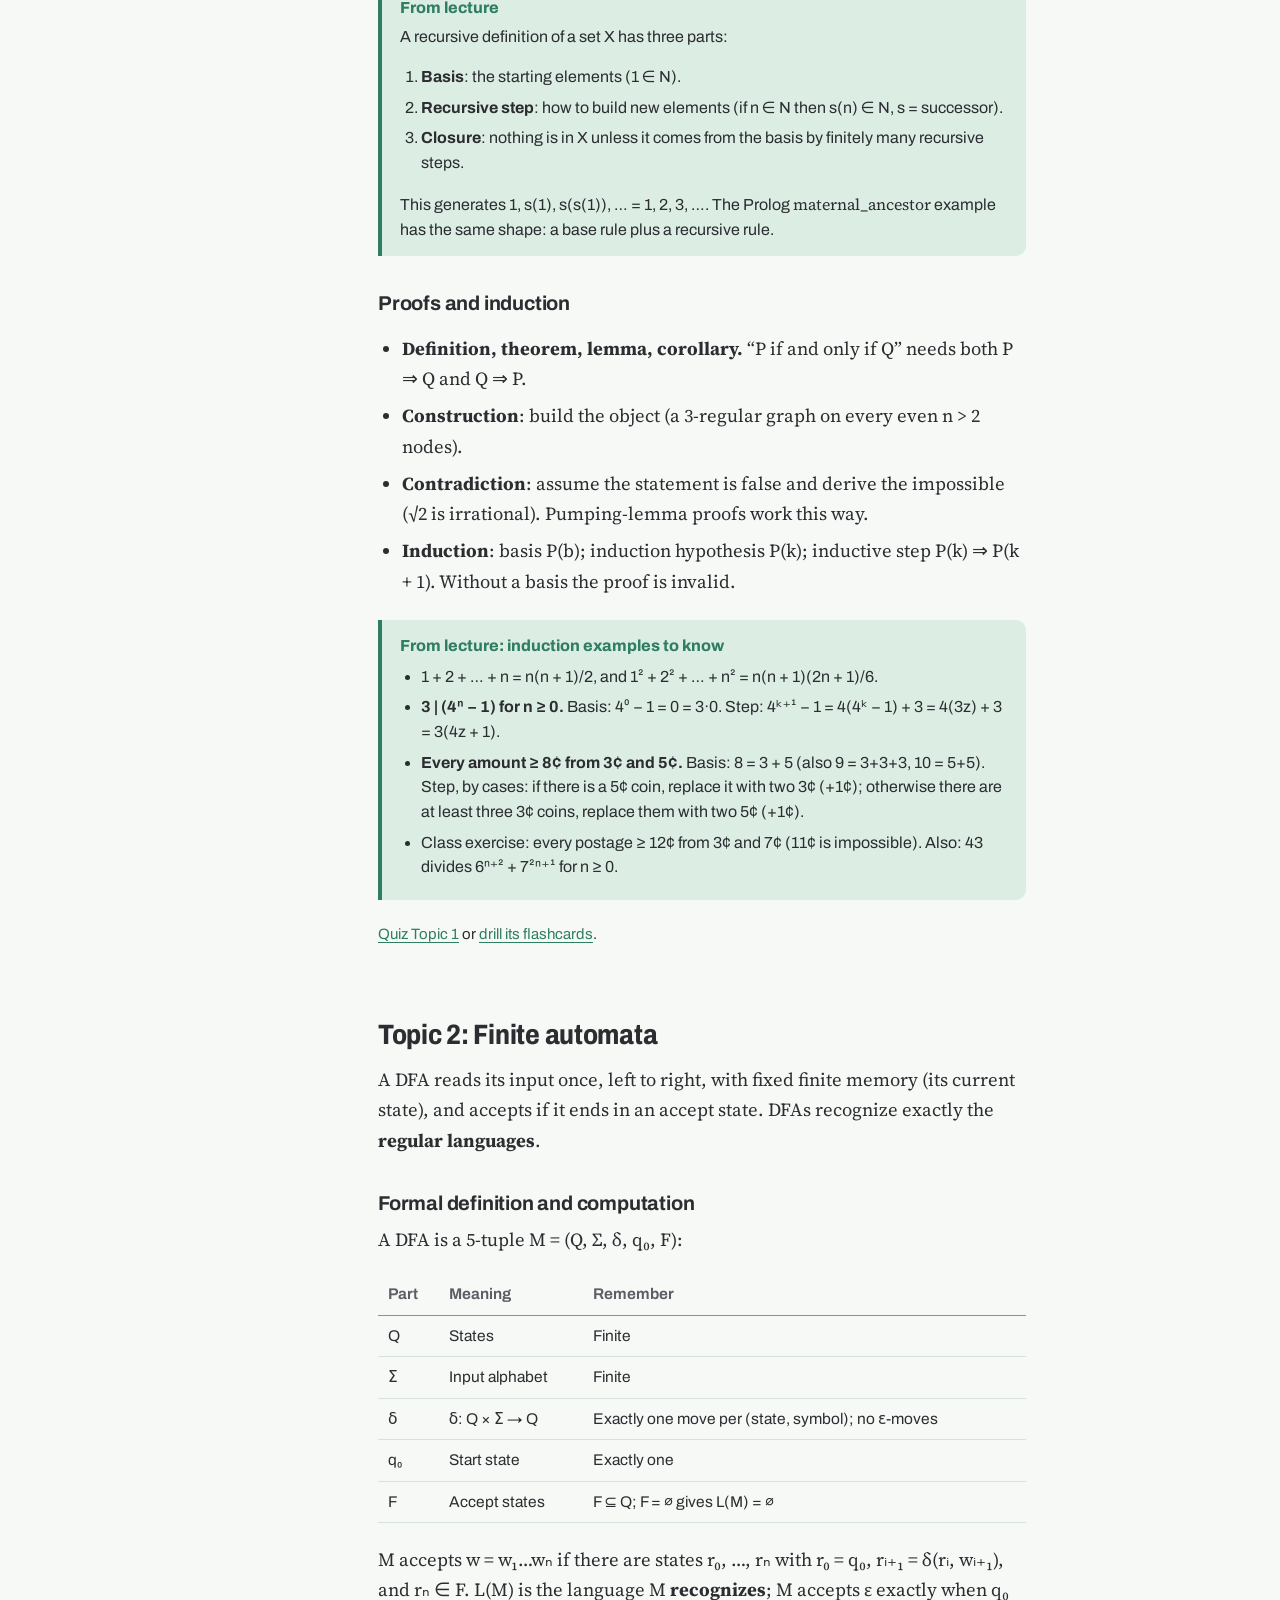
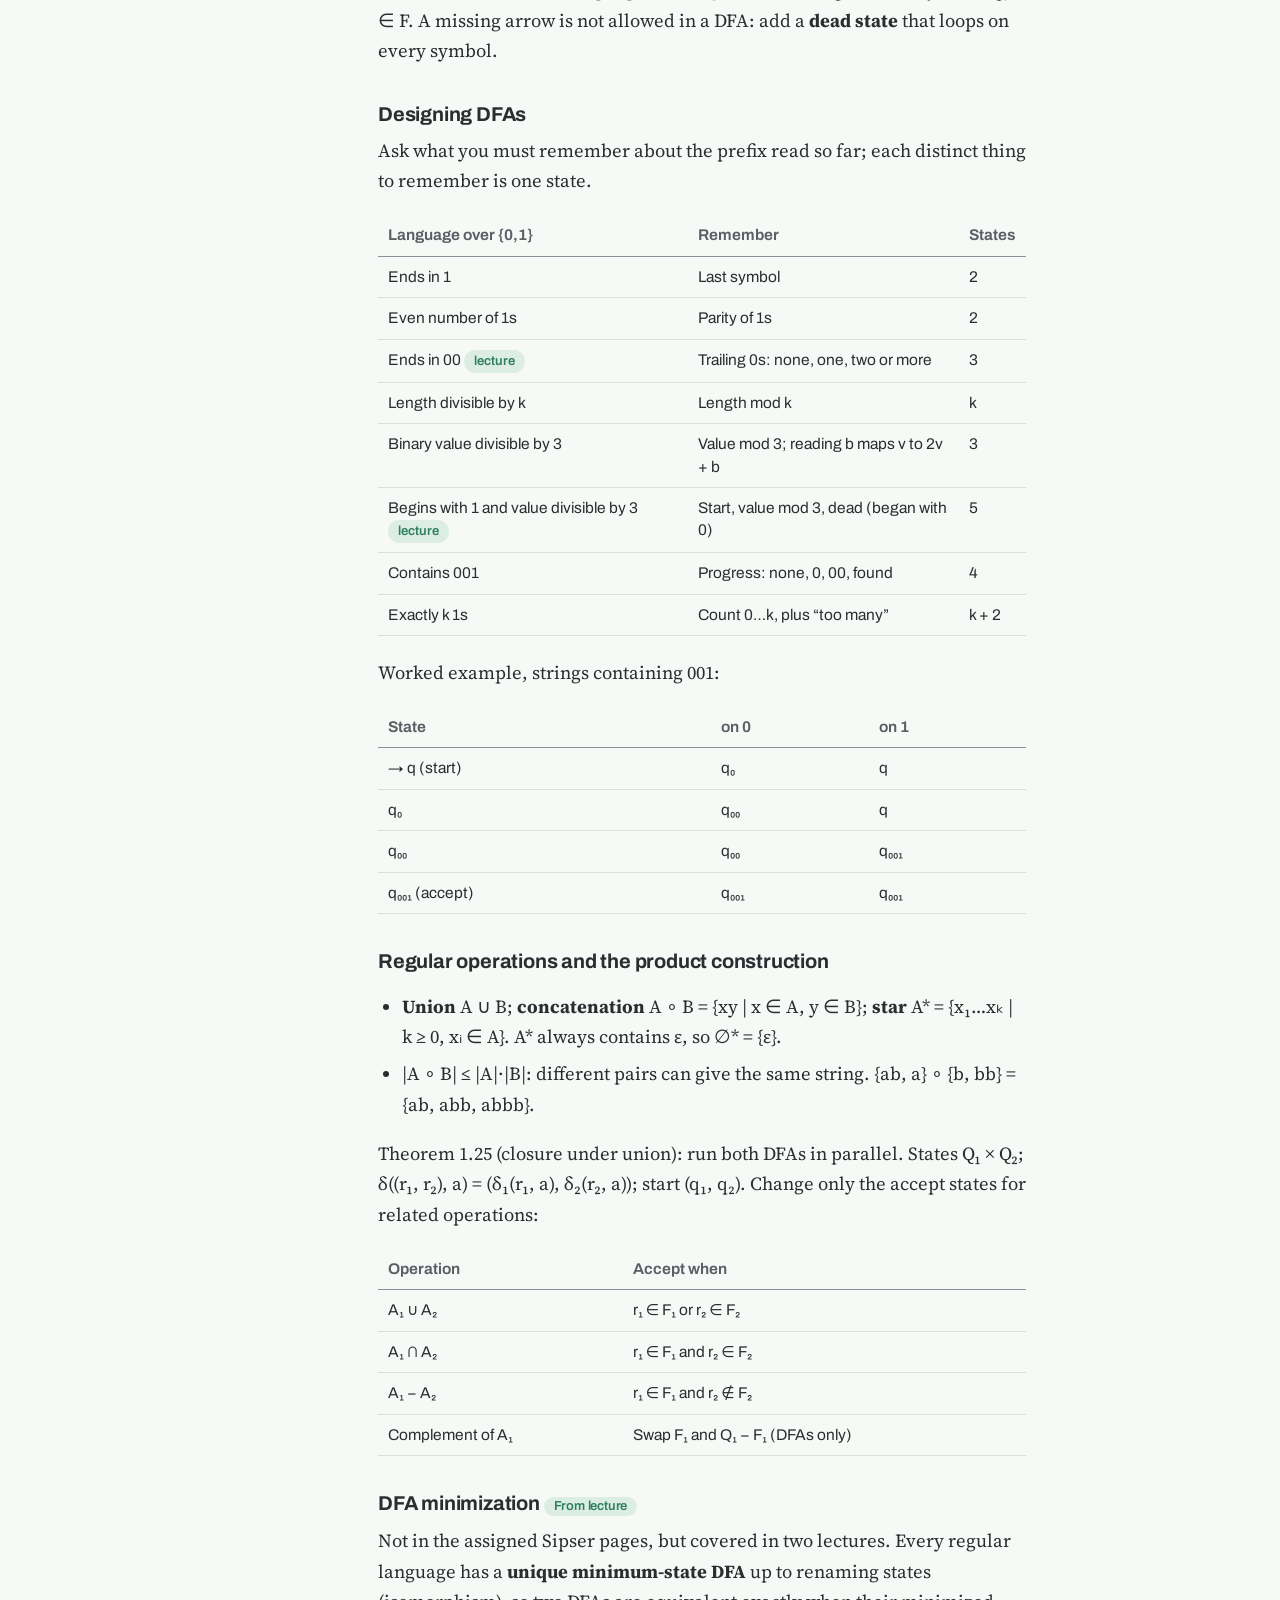
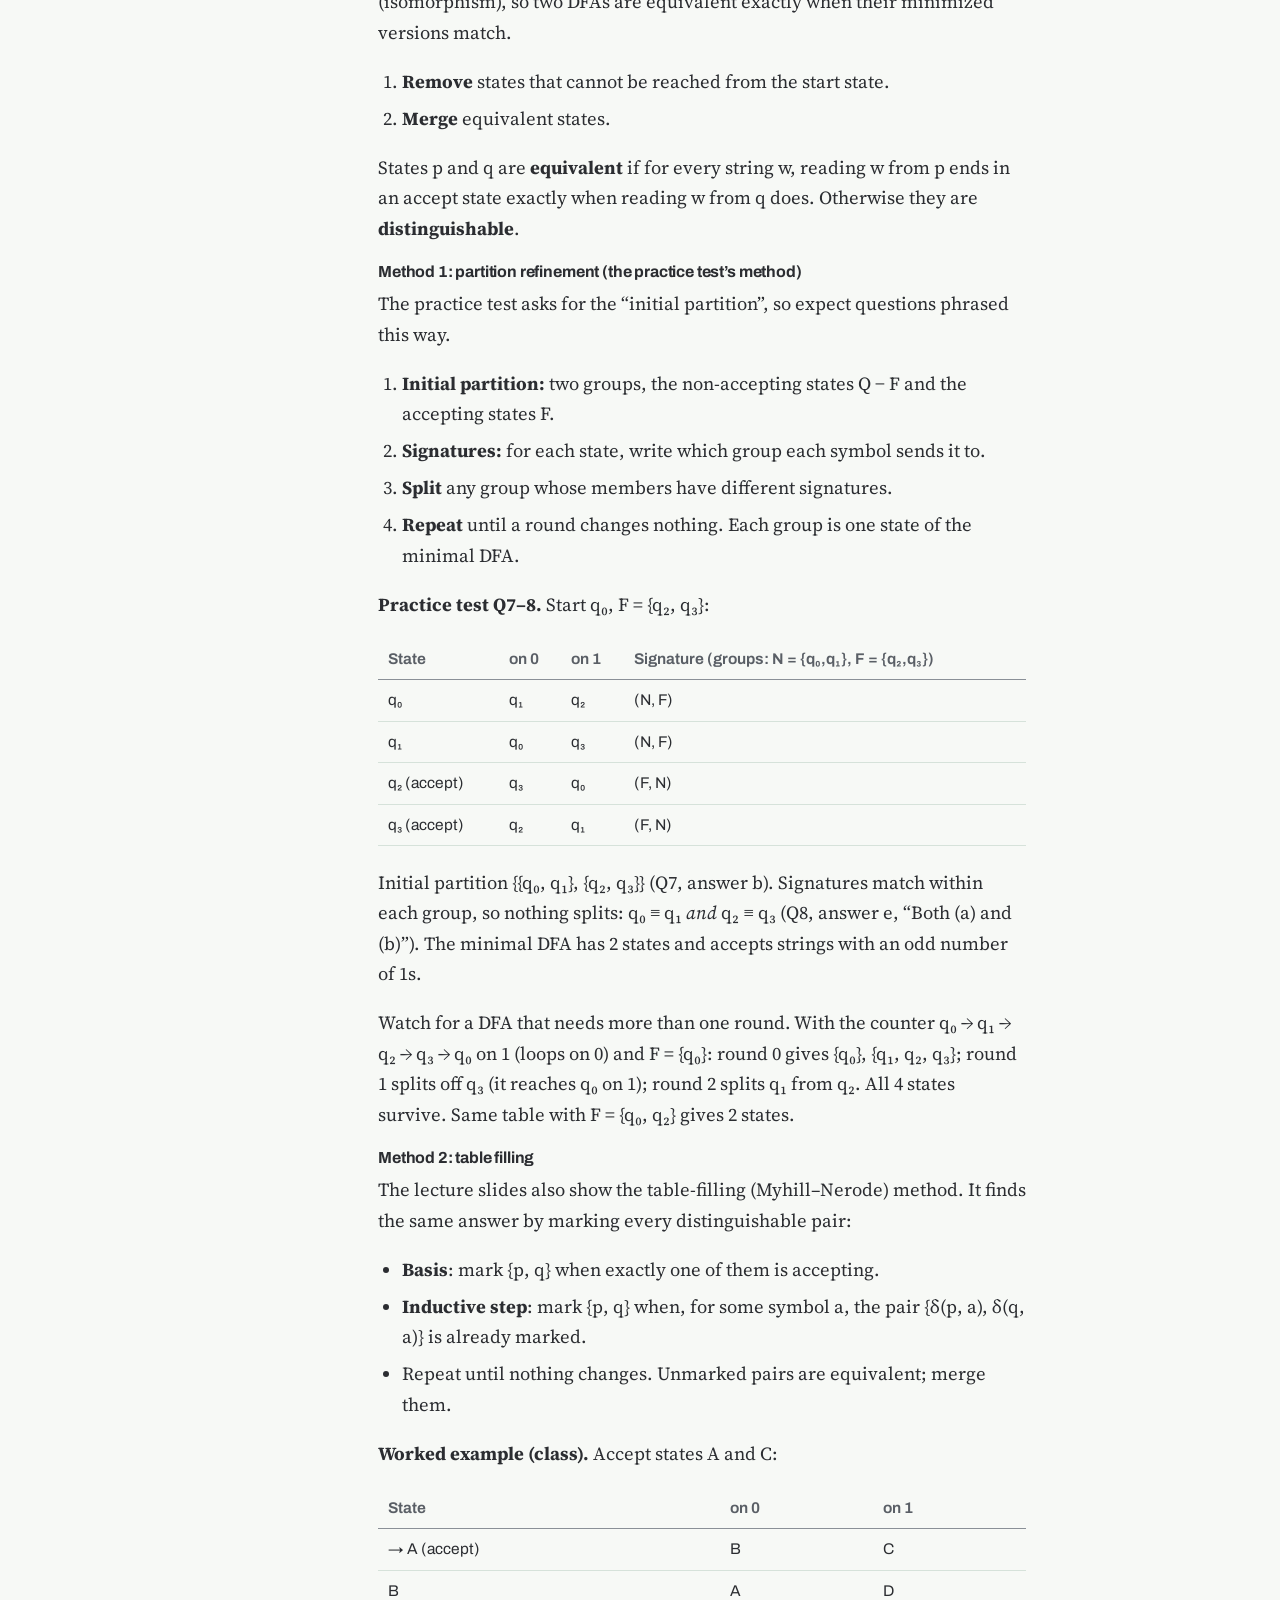
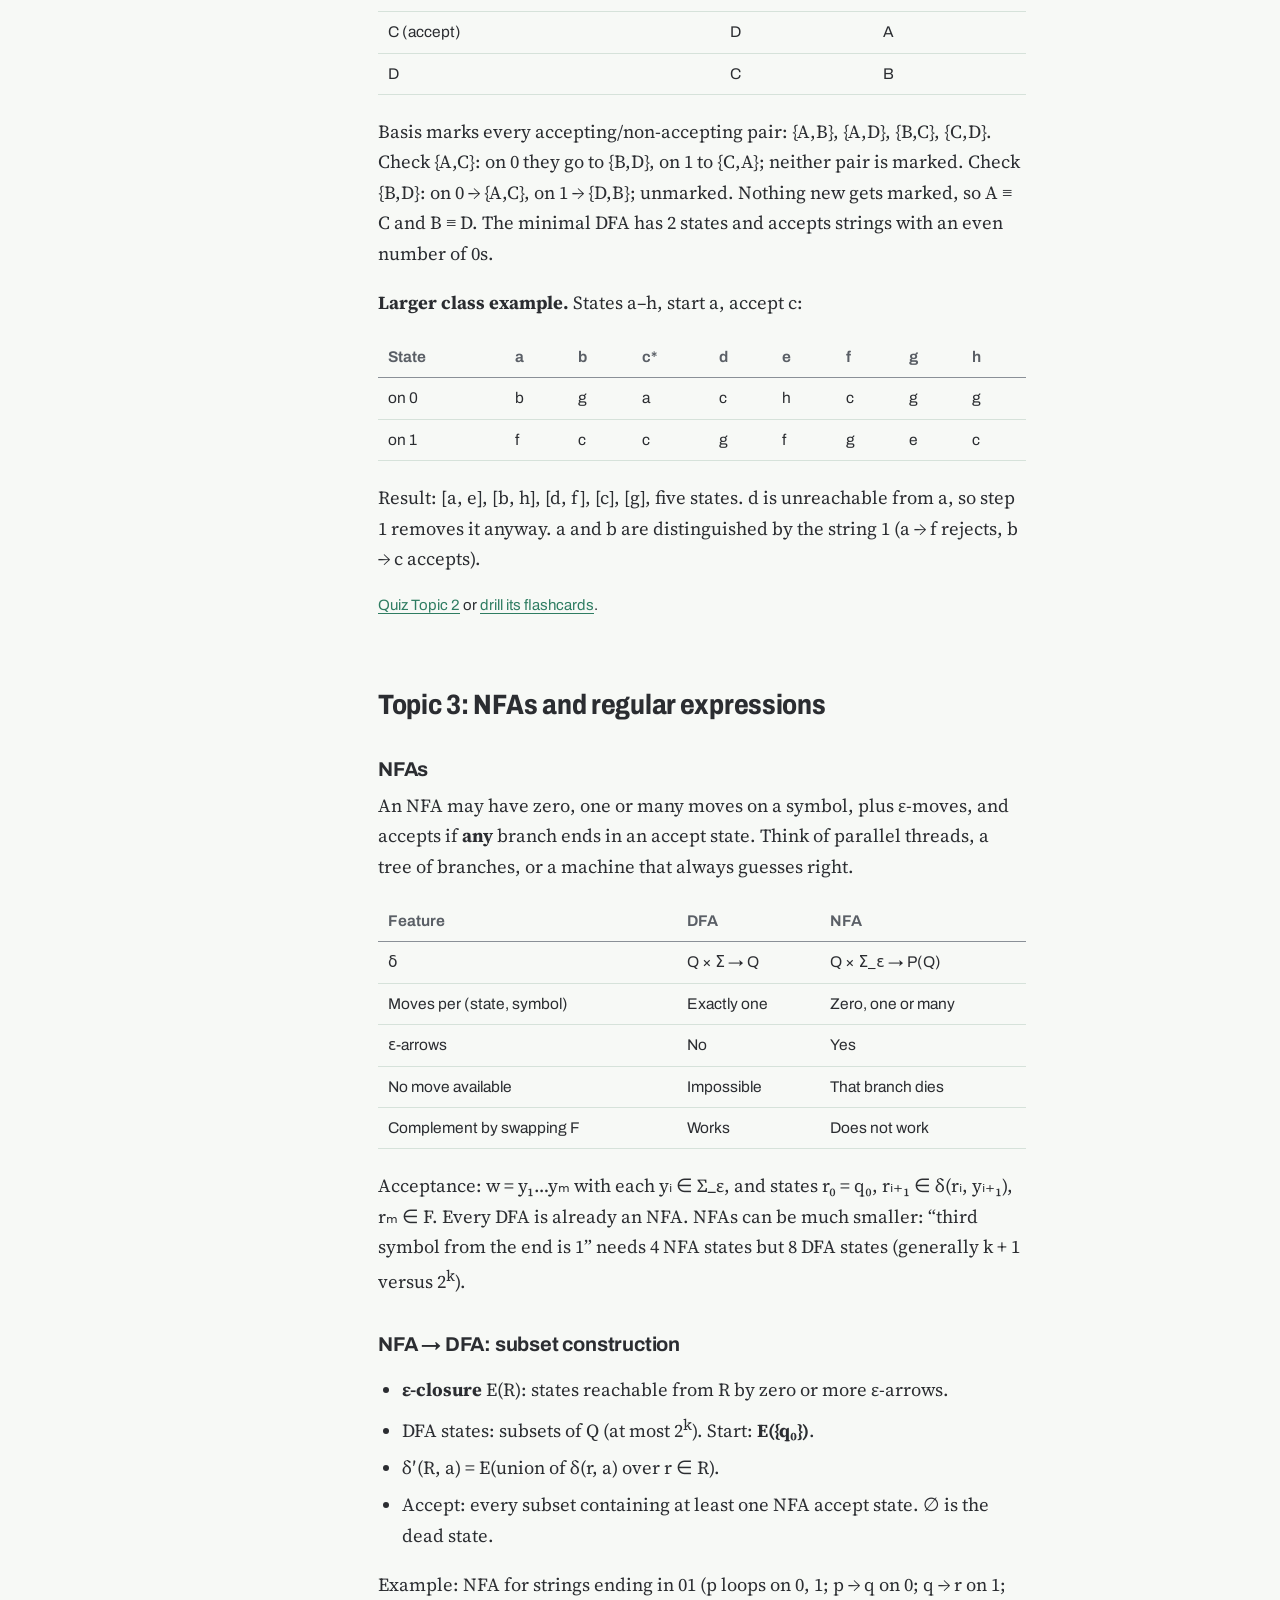
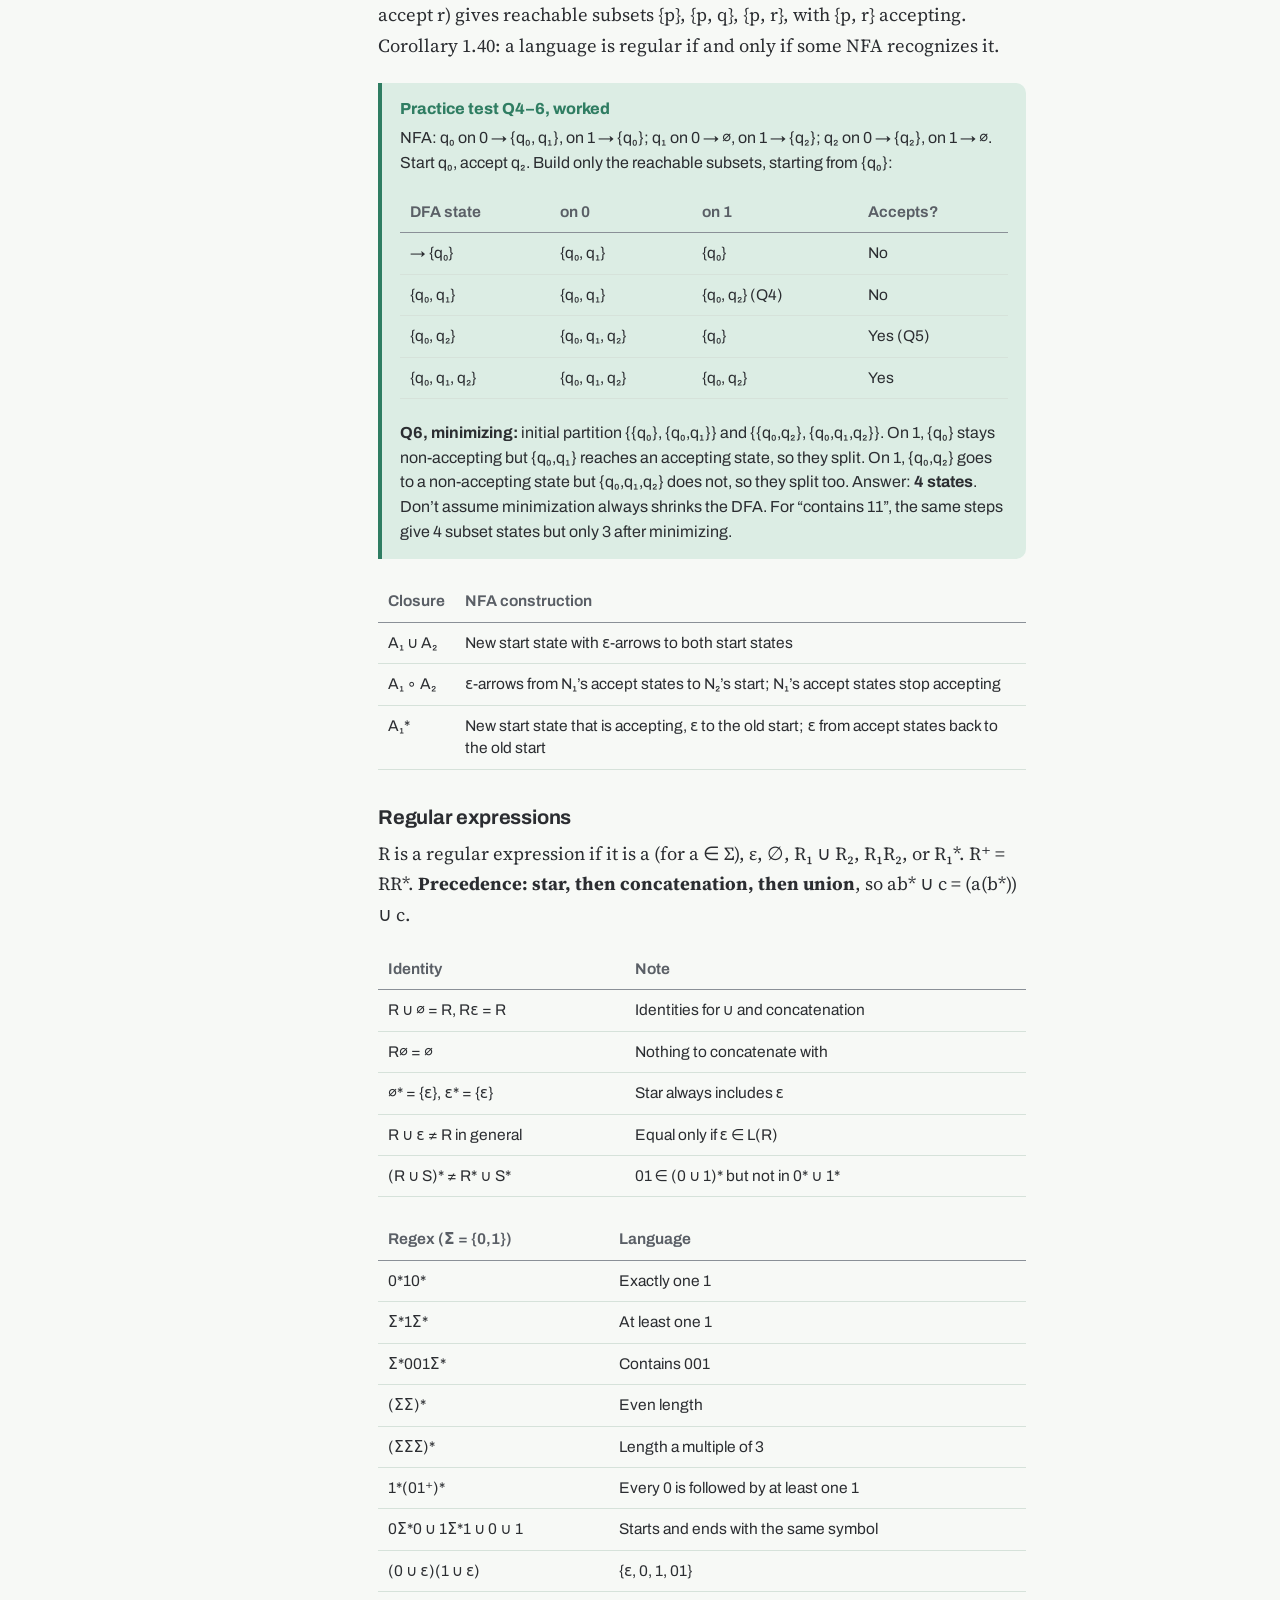
<file: m1/guide.html>
<!doctype html>
<html lang="en">
<head>
<meta charset="utf-8">
<meta name="viewport" content="width=device-width, initial-scale=1">
<title>Midterm 1 study guide — CIS*3150</title>
<link rel="icon" href="data:image/svg+xml,%3Csvg xmlns='http://www.w3.org/2000/svg' viewBox='0 0 32 32'%3E%3Ccircle cx='16' cy='16' r='13' fill='%2333363B'/%3E%3Ctext x='16' y='21' font-size='14' text-anchor='middle' fill='white' font-family='Arial' font-weight='700'%3EB%3C/text%3E%3C/svg%3E">
<link rel="preconnect" href="https://fonts.googleapis.com">
<link rel="preconnect" href="https://fonts.gstatic.com" crossorigin>
<link href="https://fonts.googleapis.com/css2?family=Archivo:wdth,wght@62..125,400..800&family=Source+Serif+4:ital,opsz,wght@0,8..60,400..700;1,8..60,400..700&display=swap" rel="stylesheet">
<link rel="stylesheet" href="../assets/style.css?v=20261111a">
<style>
  .map svg { width: 100%; height: auto; display: block; margin: 1.2em 0 .6em; }
  .map .box { fill: var(--card); stroke: var(--ink-3); stroke-width: 1.25; }
  .map .zone { fill: var(--form-2); stroke: var(--form-3); stroke-width: 1.25; }
  .map .outer { fill: none; stroke: var(--ink-3); stroke-width: 1.25; }
  .map .name { font: 700 14px var(--sans); fill: var(--ink); }
  .map .body { font: 400 12px var(--sans); fill: var(--ink-2); }
  .map .edge { stroke: var(--ink-2); stroke-width: 1.4; fill: none; }
  .map .lab { font: 500 12px var(--sans); fill: var(--ink-2); }
</style>
</head>
<body data-unit="m1">
<header id="site-head"></header>
<main class="wrap">
  <h1 style="font-size:clamp(32px,4.6vw,48px)">Midterm 1 study guide</h1>
  <p class="lede" style="margin-bottom:36px">Everything on the Midterm 1 announcement, in exam order, with lecture-only material marked <span class="tag lecture">From lecture</span>. Kept here for final exam review, along with the practice test and questions from the midterm itself.</p>

  <div class="guide-layout">
    <nav class="toc" aria-label="Contents">
      <ol id="toc"></ol>
    </nav>

    <article class="prose" id="guide">

<h2 id="glance">Exam at a glance</h2>
<p>Midterm 1 was written on <strong>Thursday, October 8</strong>: 29 five-option multiple-choice questions on Sipser Chapter 0, all of Chapter 1, and the start of Chapter 2, plus what the lectures covered. Bring HB pencils and an eraser, arrive early, and print your first and last names in capitals on both the bubble sheet and the question paper.</p>
<div class="table-scroll">
<table>
  <thead><tr><th>#</th><th>Topic</th><th>Sipser</th><th>Pages</th><th>Lecture additions</th></tr></thead>
  <tbody>
    <tr><td>1</td><td>Introduction</td><td>0.1–0.4</td><td>1–26</td><td>Set exercises, 2<sup>S</sup> notation, recursive definitions, induction examples</td></tr>
    <tr><td>2</td><td>Finite automata</td><td>1.1</td><td>31–46</td><td>DFA minimization (table filling)</td></tr>
    <tr><td>3</td><td>NFAs and regular expressions</td><td>1.2–1.3</td><td>47–76</td><td>Lexical analysis: tokens, lexemes, regular definitions</td></tr>
    <tr><td>4</td><td>Pumping lemma and CFGs</td><td>1.4, 2.1</td><td>77–87, 102–107</td><td>(V, T, P, S) notation, leftmost and rightmost derivations</td></tr>
  </tbody>
</table>
</div>

<h3 id="pt">What the Oct 6 practice test tells us</h3>
<p>The prof said the midterm questions would be similar to the practice test, and they were. It shows his format: <strong>five choices (a)–(e)</strong>, <strong>shared setups</strong> (one NFA or DFA table used for two or three questions), automata given as <strong>transition tables</strong>, and minimization asked in terms of <strong>partitions</strong>. Option (e) is often “None of the above” or “Both (a) and (b)”, and Q8’s answer was (e).</p>
<div class="table-scroll">
<table>
  <thead><tr><th>Q</th><th>Asked</th><th>Answer</th><th>Skill</th><th>In this guide</th></tr></thead>
  <tbody>
    <tr><td>1</td><td>A − B for A = {1,2,3,4}, B = {3,4,5}</td><td>(d) {1, 2}</td><td>Set difference</td><td><a href="#t1-sets">Sets</a></td></tr>
    <tr><td>2</td><td>Which is true about 2<sup>S</sup>, S = {a,b,c}</td><td>(b) {a, b} ∈ 2<sup>S</sup></td><td>∈ vs ⊆ with power sets</td><td><a href="#t1-sets">Sets</a></td></tr>
    <tr><td>3</td><td>Properties of a relation on {1,2,3}</td><td>(d) Equivalence relation</td><td>Reflexive, symmetric, transitive</td><td><a href="#t1-functions">Relations</a></td></tr>
    <tr><td>4</td><td>Subset construction: {q₀, q₁} on 1</td><td>(c) {q₀, q₂}</td><td>One step of the construction</td><td><a href="#t3-subset">Subset construction</a></td></tr>
    <tr><td>5</td><td>Which DFA state accepts</td><td>(d) {q₀, q₂}</td><td>Subsets containing an accept state</td><td><a href="#t3-subset">Subset construction</a></td></tr>
    <tr><td>6</td><td>States after minimizing that DFA</td><td>(d) 4</td><td>Subset construction + refinement</td><td><a href="#t3-subset">Subset construction</a></td></tr>
    <tr><td>7</td><td>Initial partition for minimization</td><td>(b) {{q₀,q₁}, {q₂,q₃}}</td><td>Accepting vs non-accepting</td><td><a href="#t2-min">Minimization</a></td></tr>
    <tr><td>8</td><td>Which states merge</td><td>(e) Both (a) and (b)</td><td>Partition refinement</td><td><a href="#t2-min">Minimization</a></td></tr>
    <tr><td>9</td><td>Two parse trees for a + a × a</td><td>(b) Ambiguous</td><td>Definition of ambiguity</td><td><a href="#t4-design">Ambiguity</a></td></tr>
  </tbody>
</table>
</div>
<p>Nothing on it covered regular expressions or the pumping lemma, but both are on the announcement, so don’t skip them. <a href="exam.html?mode=practice">Take the practice test under exam timing</a>, or <a href="quiz.html?style=prof">quiz yourself on 70 questions in the same style</a>.</p>

<h3 id="mt">Questions from the real midterm</h3>
<p>Questions 8–29 of the Oct 8 midterm were captured in photos (1–7 were not). Themes it added beyond the practice test: reading functions from tables, naming the conversion methods, deciding FA equivalence, intersecting regex languages, and a large ε-NFA worked through subset construction, minimization and back to a regex. <a href="exam.html?mode=midterm">Retake them under exam timing</a> or <a href="quiz.html?source=midterm">quiz yourself on them</a>.</p>
<div class="table-scroll">
<table>
  <thead><tr><th>Q</th><th>Asked</th><th>Answer</th><th>Key idea</th></tr></thead>
  <tbody>
    <tr><td>8</td><td>g(2, 3) from a table</td><td>(b) 3</td><td>First argument picks the row, second the column</td></tr>
    <tr><td>9</td><td>g(1, f(4))</td><td>(e) None (it is 1)</td><td>Inside out: f(4) = 2, then g(1, 2) = 1</td></tr>
    <tr><td>10</td><td>Domain of g</td><td>(c) {0,1,2,3} × {2,3,4,6}</td><td>Two arguments: a Cartesian product, in order</td></tr>
    <tr><td>11</td><td>Range of f</td><td>(b) {2, 3, 4}</td><td>The set of values; (2, 3, 3, 4) is a tuple</td></tr>
    <tr><td>12</td><td>NFA → DFA method</td><td>(c) Subset construction</td><td><a href="#t3-subset">Subset construction</a></td></tr>
    <tr><td>13</td><td>Regex → NFA method</td><td>(b) Thompson’s construction</td><td><a href="#t3-regex">Regex → NFA</a></td></tr>
    <tr><td>14</td><td>Regex for an ε-NFA</td><td>(b) (0*1)*1</td><td>Loop of 0*1 blocks via ε, then a final 1: “1” or anything ending in 11</td></tr>
    <tr><td>15–17</td><td>Match: length ÷ 3, same first/last, ∅</td><td>(d), (c), (b)</td><td>(ΣΣΣ)*; 0Σ*0 ∪ 1Σ*1 ∪ 0 ∪ 1; 1*∅ = ∅</td></tr>
    <tr><td>18</td><td>String a 3-cycle DFA rejects</td><td>(a) ε</td><td>Accepts lengths 2, 5, 8, 11, …</td></tr>
    <tr><td>19</td><td>DFA vs NFA</td><td>(c)</td><td>One move per state and symbol vs 0, 1 or more</td></tr>
    <tr><td>20</td><td>L(a*ba) ∩ L(b*a)</td><td>(c) {ba}</td><td>List short strings of each and compare</td></tr>
    <tr><td>21</td><td>Non-members of (a*b)⁺</td><td>(e) All are members</td><td>Every nonempty string ending in b</td></tr>
    <tr><td>22</td><td>Definition of ambiguous</td><td>(b) two rightmost derivations</td><td>Rightmost works as well as leftmost</td></tr>
    <tr><td>23</td><td>Testing two FAs for equivalence</td><td>(d) convert, then minimize and compare</td><td><a href="#t2-min">Minimization</a></td></tr>
    <tr><td>24</td><td>What is a GNFA</td><td>(b) labels may be regexes</td><td><a href="#t3-gnfa">GNFAs</a></td></tr>
    <tr><td>25–27</td><td>7-state ε-NFA: trace aba, reachable states, count</td><td>(a), (a), (d) 5</td><td>Start at E({q₀}) = {q₀, q₅}; take closures after every move</td></tr>
    <tr><td>28</td><td>States after minimizing</td><td>(b) 3</td><td>The machine counts a’s mod 3</td></tr>
    <tr><td>29</td><td>Regex for the NFA</td><td>(a) b*ab*ab*(ab*ab*ab*)*</td><td>Number of a’s is 2 more than a multiple of 3</td></tr>
  </tbody>
</table>
</div>

<h3 id="map">How the topics fit together</h3>
<div class="map" role="img" aria-label="Regular expressions, NFAs and DFAs are three equivalent descriptions of the regular languages, which sit inside the context-free languages.">
<svg viewBox="0 0 760 400" aria-hidden="true">
  <defs><marker id="ar" viewBox="0 0 10 10" refX="9" refY="5" markerWidth="6" markerHeight="6" orient="auto-start-reverse"><path d="M0 0L10 5L0 10z" fill="currentColor" style="color:var(--ink-2)"/></marker></defs>
  <rect class="outer" x="12" y="12" width="736" height="376" rx="10"/>
  <text class="name" x="30" y="40">Context-free languages: generated by CFGs (2.1)</text>
  <rect class="zone" x="36" y="58" width="688" height="222" rx="10"/>
  <text class="name" x="54" y="84">Regular languages</text>
  <rect class="box" x="62" y="140" width="170" height="58" rx="8"/><text class="name" x="147" y="165" text-anchor="middle">Regular expression</text><text class="body" x="147" y="183" text-anchor="middle">union, concat, star</text>
  <rect class="box" x="295" y="140" width="170" height="58" rx="8"/><text class="name" x="380" y="165" text-anchor="middle">NFA</text><text class="body" x="380" y="183" text-anchor="middle">guesses, ε-moves</text>
  <rect class="box" x="528" y="140" width="170" height="58" rx="8"/><text class="name" x="613" y="165" text-anchor="middle">DFA</text><text class="body" x="613" y="183" text-anchor="middle">one move per symbol</text>
  <path class="edge" d="M232 158H295" marker-end="url(#ar)"/>
  <path class="edge" d="M465 158H528" marker-end="url(#ar)"/>
  <path class="edge" d="M528 182H465" marker-end="url(#ar)"/>
  <path class="edge" d="M613 198V240H147V198" marker-end="url(#ar)"/>
  <text class="lab" x="263" y="128" text-anchor="middle">Lemma 1.55</text>
  <text class="lab" x="497" y="128" text-anchor="middle">subset construction</text>
  <text class="lab" x="497" y="216" text-anchor="middle">already an NFA</text>
  <text class="lab" x="380" y="262" text-anchor="middle">GNFA state elimination (Lemma 1.60)</text>
  <rect class="box" x="120" y="300" width="520" height="62" rx="8"/>
  <text class="name" x="380" y="326" text-anchor="middle">0ⁿ1ⁿ, palindromes, balanced parentheses</text>
  <text class="body" x="380" y="346" text-anchor="middle">context-free but not regular: the pumping lemma (1.4) proves it</text>
</svg>
</div>
<p>The arrows form a cycle (regex → NFA → DFA → regex), which is why all three describe exactly the regular languages. CFGs generate a strictly larger class; the pumping lemma shows a language is outside the regular box.</p>

<!-- ======================= TOPIC 1 ======================= -->
<h2 id="t1">Topic 1: Mathematical preliminaries</h2>
<p>Chapter 0 and the first lecture supply the vocabulary every later question uses. Expect quick definition, set-calculation and counting questions.</p>

<h3 id="t1-areas">The three areas of the theory</h3>
<table>
  <thead><tr><th>Area</th><th>Central question</th></tr></thead>
  <tbody>
    <tr><td>Automata theory</td><td>What are the properties of formal models of computation (finite automata, grammars)? This exam.</td></tr>
    <tr><td>Computability theory</td><td>Which problems can a computer solve at all?</td></tr>
    <tr><td>Complexity theory</td><td>What makes some solvable problems hard and others easy?</td></tr>
  </tbody>
</table>

<h3 id="t1-sets">Sets</h3>
<ul>
  <li>A <strong>set</strong> is unordered with no repeats: {7, 21, 57} = {57, 7, 21, 21}. A <strong>multiset</strong> counts repeats.</li>
  <li>A ⊆ B: every element of A is in B. A ⊊ B (proper subset) also needs A ≠ B. For every set A, ∅ ⊆ A and A ⊆ A.</li>
  <li>X = Y if and only if X ⊆ Y and Y ⊆ X.</li>
  <li>Union, intersection, difference X − Y, complement X̄ = U − X relative to a universe U.</li>
  <li>De Morgan: the complement of X ∪ Y is X̄ ∩ Ȳ; the complement of X ∩ Y is X̄ ∪ Ȳ.</li>
  <li><strong>Power set</strong> P(X), also written 2<sup>X</sup> in class: all subsets of X. |P(X)| = 2<sup>|X|</sup>. P(∅) = {∅} has one element.</li>
  <li><strong>Cardinality</strong> |S| counts top-level elements only: |{a, {a, b}, {a, {a, b, c}}}| = 3.</li>
</ul>
<div class="callout"><span class="label">Practice test Q2: ∈ versus ⊆ with power sets</span>
<p>The elements of 2<sup>S</sup> are the <em>subsets</em> of S. For S = {a, b, c}:</p>
<ul>
  <li>{a, b} ∈ 2<sup>S</sup> ✓ (a subset of S is an element of 2<sup>S</sup>)</li>
  <li>a ∈ 2<sup>S</sup> ✗ (a is an element of S, not a subset; {a} ∈ 2<sup>S</sup> is the true version)</li>
  <li>{a, b, {c}} ∈ 2<sup>S</sup> ✗ ({c} is not an element of S)</li>
  <li>2<sup>S</sup> ⊆ S ✗ (the elements of 2<sup>S</sup> are sets)</li>
  <li>ε ∈ 2<sup>S</sup> ✗ (ε is a string; ∅ ∈ 2<sup>S</sup> is the true version)</li>
  <li>{a} ⊆ 2<sup>S</sup> ✗ but {{a}} ⊆ 2<sup>S</sup> ✓. To test X ⊆ 2<sup>S</sup>, check each element of X is a subset of S.</li>
</ul></div>
<div class="callout"><span class="label">From lecture: the class exercises, worked</span>
<ul>
  <li>({8,9,14,7,5} ∪ {6,17,14,8}) ∩ {8,3,5} = {5, 8}</li>
  <li>({1,2,5} − {5,7,9}) ∪ ({5,7,9} − {1,2,5}) = {1, 2, 7, 9}</li>
  <li>2<sup>{5,4,2}</sup> − 2<sup>{4,5}</sup> = {{2}, {2,4}, {2,5}, {2,4,5}}: the subsets that contain 2</li>
  <li>∅ ∪ {∅} = {∅}; ∅ ∩ {∅} = ∅</li>
  <li>{∅} ∩ {177, {∅}, {∅, {∅}}} = ∅, so “= {∅}” is false: ∅ itself is not an element of the second set</li>
  <li>{(1,2), (x,x), (x,y), (y,1)} ⊆ {1,x,2,y} × {2,y,1,x}: true</li>
  <li>∅ ⊆ ∅ true; ∅ ∈ ∅ false; ∅ ∈ {∅} true; ∅ ⊆ {∅} true</li>
</ul></div>
<div class="callout errata"><span class="label">Watch the definition of N</span>
<p>Sipser uses N = {1, 2, 3, …}. One lecture slide writes N = {0, 1, 2, …} and a later one {1, 2, 3, …}. If a question depends on it, use the definition the question gives.</p></div>

<h3 id="t1-functions">Tuples, functions and relations</h3>
<ul>
  <li>A <strong>sequence</strong> or <strong>tuple</strong> is ordered and may repeat: (7, 21, 57) ≠ (57, 7, 21).</li>
  <li><strong>Cartesian product</strong> X × Y = {(x, y) | x ∈ X, y ∈ Y}; |X × Y| = |X|·|Y|. With X = {1, 2} and Y = {a, b, c}, X × Y has 6 pairs, each starting with 1 or 2.</li>
  <li>A function f: D → R maps each input to exactly one output. <strong>One-to-one</strong>: distinct inputs give distinct outputs. <strong>Onto</strong>: every element of R is hit. <strong>Correspondence</strong>: both. There are |B|<sup>|A|</sup> functions from A to B.</li>
  <li>A function on X × Y can be shown as a table. The class example g: Z₄ × Z₄ → Z₄ is addition mod 4, so g(3, 2) = 1.</li>
  <li>A <strong>binary relation</strong> on X and Y is a subset of X × Y; an n-ary relation is a subset of X₁ × … × Xₙ. A <strong>predicate</strong> is a function to {TRUE, FALSE}.</li>
  <li>An <strong>equivalence relation</strong> is reflexive, symmetric and transitive.</li>
</ul>
<div class="callout"><span class="label">From lecture: scissors-paper-stone</span>
<p>Beats = {(Scissors, Paper), (Paper, Stone), (Stone, Scissors)} ⊆ SPS × SPS. It is not reflexive, not symmetric and not transitive (Scissors beats Paper and Paper beats Stone, but Scissors does not beat Stone).</p></div>

<div class="callout"><span class="label">Practice test Q3: checking a relation fast</span>
<ol>
  <li><strong>Diagonal.</strong> Is every (x, x) present? If one is missing, R is not reflexive and not an equivalence relation.</li>
  <li><strong>Mirror.</strong> For every off-diagonal pair (x, y), is (y, x) present?</li>
  <li><strong>Chains.</strong> For every (x, y) and (y, z), is (x, z) present? Only off-diagonal pairs can fail, so check those.</li>
</ol>
<p>R = {(1,1), (2,2), (3,3), (1,2), (2,1)} passes all three, so it is an equivalence relation (classes {1, 2} and {3}). Add (2,3) and (3,2) and it stops being transitive, because (1,2), (2,3) would need (1,3). The prof’s options are “Reflexive but not symmetric”, “Reflexive and symmetric but not transitive”, “Symmetric but not reflexive”, “An equivalence relation”, and “None of the above”. A relation that is only transitive is “None of the above”.</p></div>

<h3 id="t1-graphs">Graphs</h3>
<ul>
  <li>Degree of a node = number of edges at it. The sum of all degrees = 2|E|.</li>
  <li>Path, simple path (no repeated nodes), connected, cycle, simple cycle (at least 3 nodes).</li>
  <li>A <strong>tree</strong> is connected with no simple cycles; n nodes ⇒ n − 1 edges.</li>
  <li>Directed graphs have indegree and outdegree; strongly connected means a directed path joins every ordered pair. A DFA’s state diagram is a labelled directed graph.</li>
</ul>

<h3 id="t1-strings">Strings and languages</h3>
<ul>
  <li><strong>Alphabet</strong> Σ: a nonempty finite set of symbols. <strong>String</strong>: a finite sequence of symbols. <strong>Language</strong>: a set of strings.</li>
  <li>|w| is the length; the <strong>empty string</strong> ε has |ε| = 0.</li>
  <li>Concatenation xy; w<sup>k</sup> = w repeated k times, w<sup>0</sup> = ε; reversal w<sup>R</sup> (abd<sup>R</sup> = dba).</li>
  <li><strong>Prefix</strong> x of w = xz, <strong>suffix</strong> z, <strong>substring</strong>: consecutive symbols. aaabc has 6 prefixes (ε through aaabc).</li>
  <li><strong>Shortlex order</strong>: by length, then dictionary order: ε, 0, 1, 00, 01, 10, 11, 000, …</li>
  <li>A language is <strong>prefix-free</strong> if no member is a proper prefix of another member.</li>
</ul>
<div class="callout"><span class="label">From lecture: Σᵏ, Σ* and Σ⁺</span>
<ul>
  <li>Σ<sup>k</sup> = all strings of length k over Σ; there are |Σ|<sup>k</sup>. For Σ = {a, b}, Σ² = {aa, ab, ba, bb} and Σ⁰ = {ε}.</li>
  <li>Σ<sup>1</sup> looks like Σ but differs in kind: Σ<sup>1</sup> is a set of strings of length 1, Σ is a set of symbols.</li>
  <li><strong>Kleene closure</strong> Σ* = Σ⁰ ∪ Σ¹ ∪ Σ² ∪ …, all strings including ε. Σ⁺ = Σ¹ ∪ Σ² ∪ … = Σ* without ε.</li>
  <li>∅ is the language with no strings; {ε} is a language with one string.</li>
  <li>A <strong>problem</strong>, in automata theory, means deciding whether a given string is in a given language.</li>
  <li>Example: L = {0<sup>i</sup>1<sup>j</sup> | j ≥ i ≥ 0} is some 0s followed by at least as many 1s, so 0111 ∈ L but 001 ∉ L.</li>
</ul></div>

<h3 id="t1-logic">Boolean logic</h3>
<ul>
  <li>P → Q is false only when P is true and Q is false; it equals ¬P ∨ Q.</li>
  <li><strong>Contrapositive</strong> ¬Q → ¬P is equivalent to P → Q. The <strong>converse</strong> Q → P is not.</li>
  <li>De Morgan: ¬(P ∧ Q) = ¬P ∨ ¬Q; ¬(P ∨ Q) = ¬P ∧ ¬Q.</li>
</ul>

<h3 id="t1-recursive">Recursive definitions</h3>
<div class="callout"><span class="label">From lecture</span>
<p>A recursive definition of a set X has three parts:</p>
<ol>
  <li><strong>Basis</strong>: the starting elements (1 ∈ N).</li>
  <li><strong>Recursive step</strong>: how to build new elements (if n ∈ N then s(n) ∈ N, s = successor).</li>
  <li><strong>Closure</strong>: nothing is in X unless it comes from the basis by finitely many recursive steps.</li>
</ol>
<p>This generates 1, s(1), s(s(1)), … = 1, 2, 3, …. The Prolog <code>maternal_ancestor</code> example has the same shape: a base rule plus a recursive rule.</p></div>

<h3 id="t1-proofs">Proofs and induction</h3>
<ul>
  <li><strong>Definition, theorem, lemma, corollary.</strong> “P if and only if Q” needs both P ⇒ Q and Q ⇒ P.</li>
  <li><strong>Construction</strong>: build the object (a 3-regular graph on every even n &gt; 2 nodes).</li>
  <li><strong>Contradiction</strong>: assume the statement is false and derive the impossible (√2 is irrational). Pumping-lemma proofs work this way.</li>
  <li><strong>Induction</strong>: basis P(b); induction hypothesis P(k); inductive step P(k) ⇒ P(k + 1). Without a basis the proof is invalid.</li>
</ul>
<div class="callout"><span class="label">From lecture: induction examples to know</span>
<ul>
  <li>1 + 2 + … + n = n(n + 1)/2, and 1² + 2² + … + n² = n(n + 1)(2n + 1)/6.</li>
  <li><strong>3 | (4ⁿ − 1) for n ≥ 0.</strong> Basis: 4⁰ − 1 = 0 = 3·0. Step: 4ᵏ⁺¹ − 1 = 4(4ᵏ − 1) + 3 = 4(3z) + 3 = 3(4z + 1).</li>
  <li><strong>Every amount ≥ 8¢ from 3¢ and 5¢.</strong> Basis: 8 = 3 + 5 (also 9 = 3+3+3, 10 = 5+5). Step, by cases: if there is a 5¢ coin, replace it with two 3¢ (+1¢); otherwise there are at least three 3¢ coins, replace them with two 5¢ (+1¢).</li>
  <li>Class exercise: every postage ≥ 12¢ from 3¢ and 7¢ (11¢ is impossible). Also: 43 divides 6ⁿ⁺² + 7²ⁿ⁺¹ for n ≥ 0.</li>
</ul></div>
<p class="practice-link"><a href="quiz.html?topic=1">Quiz Topic 1</a> or <a href="cards.html?topic=1">drill its flashcards</a>.</p>

<!-- ======================= TOPIC 2 ======================= -->
<h2 id="t2">Topic 2: Finite automata</h2>
<p>A DFA reads its input once, left to right, with fixed finite memory (its current state), and accepts if it ends in an accept state. DFAs recognize exactly the <strong>regular languages</strong>.</p>

<h3 id="t2-def">Formal definition and computation</h3>
<p>A DFA is a 5-tuple M = (Q, Σ, δ, q₀, F):</p>
<table>
  <thead><tr><th>Part</th><th>Meaning</th><th>Remember</th></tr></thead>
  <tbody>
    <tr><td>Q</td><td>States</td><td>Finite</td></tr>
    <tr><td>Σ</td><td>Input alphabet</td><td>Finite</td></tr>
    <tr><td>δ</td><td>δ: Q × Σ → Q</td><td>Exactly one move per (state, symbol); no ε-moves</td></tr>
    <tr><td>q₀</td><td>Start state</td><td>Exactly one</td></tr>
    <tr><td>F</td><td>Accept states</td><td>F ⊆ Q; F = ∅ gives L(M) = ∅</td></tr>
  </tbody>
</table>
<p>M accepts w = w₁…wₙ if there are states r₀, …, rₙ with r₀ = q₀, rᵢ₊₁ = δ(rᵢ, wᵢ₊₁), and rₙ ∈ F. L(M) is the language M <strong>recognizes</strong>; M accepts ε exactly when q₀ ∈ F. A missing arrow is not allowed in a DFA: add a <strong>dead state</strong> that loops on every symbol.</p>

<h3 id="t2-design">Designing DFAs</h3>
<p>Ask what you must remember about the prefix read so far; each distinct thing to remember is one state.</p>
<table>
  <thead><tr><th>Language over {0,1}</th><th>Remember</th><th>States</th></tr></thead>
  <tbody>
    <tr><td>Ends in 1</td><td>Last symbol</td><td>2</td></tr>
    <tr><td>Even number of 1s</td><td>Parity of 1s</td><td>2</td></tr>
    <tr><td>Ends in 00 <span class="tag lecture">lecture</span></td><td>Trailing 0s: none, one, two or more</td><td>3</td></tr>
    <tr><td>Length divisible by k</td><td>Length mod k</td><td>k</td></tr>
    <tr><td>Binary value divisible by 3</td><td>Value mod 3; reading b maps v to 2v + b</td><td>3</td></tr>
    <tr><td>Begins with 1 and value divisible by 3 <span class="tag lecture">lecture</span></td><td>Start, value mod 3, dead (began with 0)</td><td>5</td></tr>
    <tr><td>Contains 001</td><td>Progress: none, 0, 00, found</td><td>4</td></tr>
    <tr><td>Exactly k 1s</td><td>Count 0…k, plus “too many”</td><td>k + 2</td></tr>
  </tbody>
</table>
<p>Worked example, strings containing 001:</p>
<table>
  <thead><tr><th>State</th><th>on 0</th><th>on 1</th></tr></thead>
  <tbody>
    <tr><td>→ q (start)</td><td>q₀</td><td>q</td></tr>
    <tr><td>q₀</td><td>q₀₀</td><td>q</td></tr>
    <tr><td>q₀₀</td><td>q₀₀</td><td>q₀₀₁</td></tr>
    <tr><td>q₀₀₁ (accept)</td><td>q₀₀₁</td><td>q₀₀₁</td></tr>
  </tbody>
</table>

<h3 id="t2-ops">Regular operations and the product construction</h3>
<ul>
  <li><strong>Union</strong> A ∪ B; <strong>concatenation</strong> A ∘ B = {xy | x ∈ A, y ∈ B}; <strong>star</strong> A* = {x₁…xₖ | k ≥ 0, xᵢ ∈ A}. A* always contains ε, so ∅* = {ε}.</li>
  <li>|A ∘ B| ≤ |A|·|B|: different pairs can give the same string. {ab, a} ∘ {b, bb} = {ab, abb, abbb}.</li>
</ul>
<p>Theorem 1.25 (closure under union): run both DFAs in parallel. States Q₁ × Q₂; δ((r₁, r₂), a) = (δ₁(r₁, a), δ₂(r₂, a)); start (q₁, q₂). Change only the accept states for related operations:</p>
<table>
  <thead><tr><th>Operation</th><th>Accept when</th></tr></thead>
  <tbody>
    <tr><td>A₁ ∪ A₂</td><td>r₁ ∈ F₁ or r₂ ∈ F₂</td></tr>
    <tr><td>A₁ ∩ A₂</td><td>r₁ ∈ F₁ and r₂ ∈ F₂</td></tr>
    <tr><td>A₁ − A₂</td><td>r₁ ∈ F₁ and r₂ ∉ F₂</td></tr>
    <tr><td>Complement of A₁</td><td>Swap F₁ and Q₁ − F₁ (DFAs only)</td></tr>
  </tbody>
</table>

<h3 id="t2-min">DFA minimization <span class="tag lecture">From lecture</span></h3>
<p>Not in the assigned Sipser pages, but covered in two lectures. Every regular language has a <strong>unique minimum-state DFA</strong> up to renaming states (isomorphism), so two DFAs are equivalent exactly when their minimized versions match.</p>
<ol>
  <li><strong>Remove</strong> states that cannot be reached from the start state.</li>
  <li><strong>Merge</strong> equivalent states.</li>
</ol>
<p>States p and q are <strong>equivalent</strong> if for every string w, reading w from p ends in an accept state exactly when reading w from q does. Otherwise they are <strong>distinguishable</strong>.</p>
<h4>Method 1: partition refinement (the practice test’s method)</h4>
<p>The practice test asks for the “initial partition”, so expect questions phrased this way.</p>
<ol>
  <li><strong>Initial partition:</strong> two groups, the non-accepting states Q − F and the accepting states F.</li>
  <li><strong>Signatures:</strong> for each state, write which group each symbol sends it to.</li>
  <li><strong>Split</strong> any group whose members have different signatures.</li>
  <li><strong>Repeat</strong> until a round changes nothing. Each group is one state of the minimal DFA.</li>
</ol>
<p><strong>Practice test Q7–8.</strong> Start q₀, F = {q₂, q₃}:</p>
<table>
  <thead><tr><th>State</th><th>on 0</th><th>on 1</th><th>Signature (groups: N = {q₀,q₁}, F = {q₂,q₃})</th></tr></thead>
  <tbody>
    <tr><td>q₀</td><td>q₁</td><td>q₂</td><td>(N, F)</td></tr>
    <tr><td>q₁</td><td>q₀</td><td>q₃</td><td>(N, F)</td></tr>
    <tr><td>q₂ (accept)</td><td>q₃</td><td>q₀</td><td>(F, N)</td></tr>
    <tr><td>q₃ (accept)</td><td>q₂</td><td>q₁</td><td>(F, N)</td></tr>
  </tbody>
</table>
<p>Initial partition {{q₀, q₁}, {q₂, q₃}} (Q7, answer b). Signatures match within each group, so nothing splits: q₀ ≡ q₁ <em>and</em> q₂ ≡ q₃ (Q8, answer e, “Both (a) and (b)”). The minimal DFA has 2 states and accepts strings with an odd number of 1s.</p>
<p>Watch for a DFA that needs more than one round. With the counter q₀ → q₁ → q₂ → q₃ → q₀ on 1 (loops on 0) and F = {q₀}: round 0 gives {q₀}, {q₁, q₂, q₃}; round 1 splits off q₃ (it reaches q₀ on 1); round 2 splits q₁ from q₂. All 4 states survive. Same table with F = {q₀, q₂} gives 2 states.</p>
<h4>Method 2: table filling</h4>
<p>The lecture slides also show the table-filling (Myhill–Nerode) method. It finds the same answer by marking every distinguishable pair:</p>
<ul>
  <li><strong>Basis</strong>: mark {p, q} when exactly one of them is accepting.</li>
  <li><strong>Inductive step</strong>: mark {p, q} when, for some symbol a, the pair {δ(p, a), δ(q, a)} is already marked.</li>
  <li>Repeat until nothing changes. Unmarked pairs are equivalent; merge them.</li>
</ul>
<p><strong>Worked example (class).</strong> Accept states A and C:</p>
<table>
  <thead><tr><th>State</th><th>on 0</th><th>on 1</th></tr></thead>
  <tbody><tr><td>→ A (accept)</td><td>B</td><td>C</td></tr><tr><td>B</td><td>A</td><td>D</td></tr><tr><td>C (accept)</td><td>D</td><td>A</td></tr><tr><td>D</td><td>C</td><td>B</td></tr></tbody>
</table>
<p>Basis marks every accepting/non-accepting pair: {A,B}, {A,D}, {B,C}, {C,D}. Check {A,C}: on 0 they go to {B,D}, on 1 to {C,A}; neither pair is marked. Check {B,D}: on 0 → {A,C}, on 1 → {D,B}; unmarked. Nothing new gets marked, so A ≡ C and B ≡ D. The minimal DFA has 2 states and accepts strings with an even number of 0s.</p>
<p><strong>Larger class example.</strong> States a–h, start a, accept c:</p>
<table>
  <thead><tr><th>State</th><th>a</th><th>b</th><th>c*</th><th>d</th><th>e</th><th>f</th><th>g</th><th>h</th></tr></thead>
  <tbody><tr><td>on 0</td><td>b</td><td>g</td><td>a</td><td>c</td><td>h</td><td>c</td><td>g</td><td>g</td></tr><tr><td>on 1</td><td>f</td><td>c</td><td>c</td><td>g</td><td>f</td><td>g</td><td>e</td><td>c</td></tr></tbody>
</table>
<p>Result: [a, e], [b, h], [d, f], [c], [g], five states. d is unreachable from a, so step 1 removes it anyway. a and b are distinguished by the string 1 (a → f rejects, b → c accepts).</p>
<p class="practice-link"><a href="quiz.html?topic=2">Quiz Topic 2</a> or <a href="cards.html?topic=2">drill its flashcards</a>.</p>

<!-- ======================= TOPIC 3 ======================= -->
<h2 id="t3">Topic 3: NFAs and regular expressions</h2>

<h3 id="t3-nfa">NFAs</h3>
<p>An NFA may have zero, one or many moves on a symbol, plus ε-moves, and accepts if <strong>any</strong> branch ends in an accept state. Think of parallel threads, a tree of branches, or a machine that always guesses right.</p>
<table>
  <thead><tr><th>Feature</th><th>DFA</th><th>NFA</th></tr></thead>
  <tbody>
    <tr><td>δ</td><td>Q × Σ → Q</td><td>Q × Σ_ε → P(Q)</td></tr>
    <tr><td>Moves per (state, symbol)</td><td>Exactly one</td><td>Zero, one or many</td></tr>
    <tr><td>ε-arrows</td><td>No</td><td>Yes</td></tr>
    <tr><td>No move available</td><td>Impossible</td><td>That branch dies</td></tr>
    <tr><td>Complement by swapping F</td><td>Works</td><td>Does not work</td></tr>
  </tbody>
</table>
<p>Acceptance: w = y₁…yₘ with each yᵢ ∈ Σ_ε, and states r₀ = q₀, rᵢ₊₁ ∈ δ(rᵢ, yᵢ₊₁), rₘ ∈ F. Every DFA is already an NFA. NFAs can be much smaller: “third symbol from the end is 1” needs 4 NFA states but 8 DFA states (generally k + 1 versus 2<sup>k</sup>).</p>

<h3 id="t3-subset">NFA → DFA: subset construction</h3>
<ul>
  <li><strong>ε-closure</strong> E(R): states reachable from R by zero or more ε-arrows.</li>
  <li>DFA states: subsets of Q (at most 2<sup>k</sup>). Start: <strong>E({q₀})</strong>.</li>
  <li>δ′(R, a) = E(union of δ(r, a) over r ∈ R).</li>
  <li>Accept: every subset containing at least one NFA accept state. ∅ is the dead state.</li>
</ul>
<p>Example: NFA for strings ending in 01 (p loops on 0, 1; p → q on 0; q → r on 1; accept r) gives reachable subsets {p}, {p, q}, {p, r}, with {p, r} accepting. Corollary 1.40: a language is regular if and only if some NFA recognizes it.</p>
<div class="callout"><span class="label">Practice test Q4–6, worked</span>
<p>NFA: q₀ on 0 → {q₀, q₁}, on 1 → {q₀}; q₁ on 0 → ∅, on 1 → {q₂}; q₂ on 0 → {q₂}, on 1 → ∅. Start q₀, accept q₂. Build only the reachable subsets, starting from {q₀}:</p>
<table>
  <thead><tr><th>DFA state</th><th>on 0</th><th>on 1</th><th>Accepts?</th></tr></thead>
  <tbody>
    <tr><td>→ {q₀}</td><td>{q₀, q₁}</td><td>{q₀}</td><td>No</td></tr>
    <tr><td>{q₀, q₁}</td><td>{q₀, q₁}</td><td>{q₀, q₂} (Q4)</td><td>No</td></tr>
    <tr><td>{q₀, q₂}</td><td>{q₀, q₁, q₂}</td><td>{q₀}</td><td>Yes (Q5)</td></tr>
    <tr><td>{q₀, q₁, q₂}</td><td>{q₀, q₁, q₂}</td><td>{q₀, q₂}</td><td>Yes</td></tr>
  </tbody>
</table>
<p><strong>Q6, minimizing:</strong> initial partition {{q₀}, {q₀,q₁}} and {{q₀,q₂}, {q₀,q₁,q₂}}. On 1, {q₀} stays non-accepting but {q₀,q₁} reaches an accepting state, so they split. On 1, {q₀,q₂} goes to a non-accepting state but {q₀,q₁,q₂} does not, so they split too. Answer: <strong>4 states</strong>. Don’t assume minimization always shrinks the DFA. For “contains 11”, the same steps give 4 subset states but only 3 after minimizing.</p></div>
<table>
  <thead><tr><th>Closure</th><th>NFA construction</th></tr></thead>
  <tbody>
    <tr><td>A₁ ∪ A₂</td><td>New start state with ε-arrows to both start states</td></tr>
    <tr><td>A₁ ∘ A₂</td><td>ε-arrows from N₁’s accept states to N₂’s start; N₁’s accept states stop accepting</td></tr>
    <tr><td>A₁*</td><td>New start state that is accepting, ε to the old start; ε from accept states back to the old start</td></tr>
  </tbody>
</table>

<h3 id="t3-regex">Regular expressions</h3>
<p>R is a regular expression if it is a (for a ∈ Σ), ε, ∅, R₁ ∪ R₂, R₁R₂, or R₁*. R⁺ = RR*. <strong>Precedence: star, then concatenation, then union</strong>, so ab* ∪ c = (a(b*)) ∪ c.</p>
<table>
  <thead><tr><th>Identity</th><th>Note</th></tr></thead>
  <tbody>
    <tr><td>R ∪ ∅ = R, Rε = R</td><td>Identities for ∪ and concatenation</td></tr>
    <tr><td>R∅ = ∅</td><td>Nothing to concatenate with</td></tr>
    <tr><td>∅* = {ε}, ε* = {ε}</td><td>Star always includes ε</td></tr>
    <tr><td>R ∪ ε ≠ R in general</td><td>Equal only if ε ∈ L(R)</td></tr>
    <tr><td>(R ∪ S)* ≠ R* ∪ S*</td><td>01 ∈ (0 ∪ 1)* but not in 0* ∪ 1*</td></tr>
  </tbody>
</table>
<table>
  <thead><tr><th>Regex (Σ = {0,1})</th><th>Language</th></tr></thead>
  <tbody>
    <tr><td>0*10*</td><td>Exactly one 1</td></tr>
    <tr><td>Σ*1Σ*</td><td>At least one 1</td></tr>
    <tr><td>Σ*001Σ*</td><td>Contains 001</td></tr>
    <tr><td>(ΣΣ)*</td><td>Even length</td></tr>
    <tr><td>(ΣΣΣ)*</td><td>Length a multiple of 3</td></tr>
    <tr><td>1*(01⁺)*</td><td>Every 0 is followed by at least one 1</td></tr>
    <tr><td>0Σ*0 ∪ 1Σ*1 ∪ 0 ∪ 1</td><td>Starts and ends with the same symbol</td></tr>
    <tr><td>(0 ∪ ε)(1 ∪ ε)</td><td>{ε, 0, 1, 01}</td></tr>
    <tr><td>(0 ∪ 10)*(ε ∪ 1)</td><td>No two consecutive 1s</td></tr>
  </tbody>
</table>
<p><strong>Regex → NFA</strong> (Lemma 1.55, p. 67): a is two states with one a-arrow; ε is one accepting state; ∅ is one non-accepting state; then use the union, concatenation and star constructions. For (ab ∪ a)*, build a and b, concatenate, union with a, then star last.</p>

<h3 id="t3-gnfa">DFA → regex via GNFAs</h3>
<p>A GNFA labels arrows with regular expressions and is put in special form: the start state has only outgoing arrows; one accept state, different from the start, has only incoming arrows; every other pair has one arrow each way (∅ for “none”).</p>
<ol>
  <li>From a k-state DFA, add a new start (ε to the old start) and a new accept state (ε from old accept states): k + 2 states.</li>
  <li>Rip out states one at a time; the last label is the answer.</li>
</ol>
<pre>new label(qᵢ → qⱼ) = (R₁)(R₂)*(R₃) ∪ (R₄)</pre>
<p>R₁: qᵢ → q_rip, R₂: q_rip’s self-loop, R₃: q_rip → qⱼ, R₄: the direct arrow qᵢ → qⱼ. Example: state 1 (start) loops on a, goes to 2 on b; state 2 (accept) loops on a, b. Rip 2: b(a ∪ b)*. Rip 1: <strong>a*b(a ∪ b)*</strong>. A different rip order gives an equivalent regex that may look different.</p>

<h3 id="t3-lex">Lexical analysis <span class="tag lecture">From lecture</span></h3>
<p>The lexical analyzer is the <strong>first phase of a compiler</strong>: it reads characters and outputs tokens for the parser. Tools such as grep, lex, sed and awk turn a regex into a DFA to scan text.</p>
<table>
  <thead><tr><th>Term</th><th>Meaning</th><th>Example</th></tr></thead>
  <tbody>
    <tr><td>Lexeme</td><td>The actual character sequence matched in the source</td><td><code>pi</code>, <code>17</code>, <code>=</code></td></tr>
    <tr><td>Token</td><td>The category of a lexeme</td><td>identifier, int_literal, equal_sign</td></tr>
    <tr><td>Pattern</td><td>The rule describing which lexemes belong to a token</td><td>letter(letter | digit)*</td></tr>
  </tbody>
</table>
<ul>
  <li>Lex notation writes union as |. Precedence: * highest, then concatenation, then |; all left associative. (a)|((b)*(c)) = a|b*c.</li>
  <li>Shorthand: r⁺ = rr*, r* = r⁺ | ε, <strong>r? = r | ε</strong>, [abc] = a | b | c, [a–z] = a | … | z.</li>
  <li>Identifier: [A–Za–z][A–Za–z0–9]*. So x1 is an identifier and 9abc is not.</li>
  <li>A <strong>regular definition</strong> d₁ → r₁, …, dₙ → rₙ lets each rᵢ use basic symbols and earlier names d₁ … dᵢ₋₁ only.</li>
  <li>Thompson’s construction turns a regex into an NFA (the same idea as Lemma 1.55).</li>
</ul>
<p class="practice-link"><a href="quiz.html?topic=3">Quiz Topic 3</a> or <a href="cards.html?topic=3">drill its flashcards</a>.</p>

<!-- ======================= TOPIC 4 ======================= -->
<h2 id="t4">Topic 4: Pumping lemma and CFGs</h2>

<h3 id="t4-pl">The pumping lemma</h3>
<p>If A is regular, there is a number p (the pumping length) such that every s ∈ A with |s| ≥ p can be split s = xyz with:</p>
<ol>
  <li>xy<sup>i</sup>z ∈ A for every i ≥ 0;</li>
  <li>|y| &gt; 0;</li>
  <li>|xy| ≤ p.</li>
</ol>
<div class="callout errata"><span class="label">Errata on one class slide</span>
<p>The first pumping-lemma slide in the lecture states “|xy| &gt; p” and “for any i &gt; 0”. Those are typos. The correct conditions are <strong>|xy| ≤ p</strong> and <strong>i ≥ 0</strong>, as in Sipser and the later slide. Pumping down (i = 0) is often the key move.</p></div>
<p><strong>Why it is true.</strong> A DFA with p states reading at least p symbols visits at least p + 1 states, so by the <strong>pigeonhole principle</strong> some state repeats within the first p symbols. The loop between visits is y.</p>
<p>It is a <strong>necessary</strong> condition only: use it to prove a language is not regular, never to prove one is.</p>
<table>
  <thead><tr><th>Step</th><th>Who chooses</th><th>What happens</th></tr></thead>
  <tbody>
    <tr><td>1</td><td>You</td><td>Assume A is regular</td></tr>
    <tr><td>2</td><td>Adversary</td><td>Picks p (you may not pick a number)</td></tr>
    <tr><td>3</td><td>You</td><td>Pick s ∈ A with |s| ≥ p, written in terms of p</td></tr>
    <tr><td>4</td><td>Adversary</td><td>Picks any split with |y| &gt; 0 and |xy| ≤ p</td></tr>
    <tr><td>5</td><td>You</td><td>Show some i gives xy<sup>i</sup>z ∉ A, for every allowed split</td></tr>
  </tbody>
</table>
<table>
  <thead><tr><th>Language</th><th>Choose s</th><th>Why pumping fails</th></tr></thead>
  <tbody>
    <tr><td>{0ⁿ1ⁿ}</td><td>0ᵖ1ᵖ</td><td>y = 0ᵏ; xy²z has extra 0s</td></tr>
    <tr><td>Equal 0s and 1s</td><td>0ᵖ1ᵖ</td><td>Same; or intersect with 0*1*</td></tr>
    <tr><td>{ww}</td><td>0ᵖ10ᵖ1</td><td>Pumping breaks the halves (0ᵖ0ᵖ is a bad choice: it pumps)</td></tr>
    <tr><td>{1^(n²)}</td><td>1^(p²)</td><td>New length lies strictly between p² and (p + 1)²</td></tr>
    <tr><td>{0ⁱ1ʲ | i &gt; j}</td><td>0ᵖ⁺¹1ᵖ</td><td>Pump down (i = 0)</td></tr>
    <tr><td>Palindromes</td><td>0ᵖ10ᵖ</td><td>Extra 0s on the left only</td></tr>
    <tr><td>{0ⁿ | n prime} <span class="tag lecture">lecture</span></td><td>0ᵐ, m prime &gt; p</td><td>Pumping k = |u| + |w| copies gives length (|u| + |w|)(1 + |v|), not prime</td></tr>
    <tr><td>{aⁱbⁱcⁱ} <span class="tag lecture">homework</span></td><td>aᵖbᵖcᵖ</td><td>y is all a’s; pumping up breaks equality</td></tr>
  </tbody>
</table>
<div class="callout"><span class="label">From lecture</span>
<ul>
  <li>The lecture’s first proof that {0ⁱ1ⁱ} is not regular uses three cases (y all 0s, all 1s, or mixed). With |xy| ≤ p only the first case can happen, which is why the later slide is shorter.</li>
  <li>The class sometimes writes the split as uvw instead of xyz: same thing.</li>
  <li><strong>Closure trick:</strong> B = {equal 0s and 1s}. If B were regular, B ∩ 0*1* = {0ⁿ1ⁿ} would be regular. Contradiction.</li>
  <li><strong>Intuition can be wrong:</strong> C = {w : equally many 01 and 10 substrings} looks like counting but is regular (they are equal exactly when w is empty or starts and ends with the same symbol). “I couldn’t find a DFA” is not a proof.</li>
</ul></div>
<p>Also regular: any finite language (such as {0ⁿ1ⁿ | n ≤ 100}), 0*1*, and counting mod k. Common mistakes: choosing p or the split yourself, choosing s ∉ A or shorter than p, and forgetting i = 0.</p>

<h3 id="t4-cfg">Context-free grammars</h3>
<p>A CFG is a 4-tuple. Sipser writes (V, Σ, R, S); the <strong>lectures write (V, T, P, S)</strong>: variables, terminals, productions, start variable. Every rule is A → α with A a single variable and α ∈ (V ∪ T)*. A → α₁ | α₂ | … is shorthand for several rules.</p>
<ul>
  <li>α ⇒ β: one rule applied once. α ⇒* β: zero or more steps.</li>
  <li>L(G) = {w ∈ T* | S ⇒* w}: strings of terminals only, derived from S. Such a language is <strong>context-free</strong>.</li>
  <li>CFGs began as a way to describe natural language: ⟨sentence⟩ → ⟨noun phrase⟩ ⟨verb phrase⟩.</li>
</ul>
<pre>aⁿbⁿ, n ≥ 1:            S → aSb | ab
0ᵏ1ᵏ, k ≥ 0 (G₁):       S → 0S1 | R      R → ε
0ᵃ1ᵃ0ᵇ1ᵇ (G₂):          S → RR           R → 0R1 | ε
Balanced parentheses:   S → SS | (S) | ε
Palindromes over {a,b}: S → aSa | bSb | a | b | ε
Equal a’s and b’s (≥1): S → aB | bA   A → a | aS | bAA   B → b | bS | aBB
aⁱbʲ with i ≥ j:        S → aS | T       T → aTb | ε
Arithmetic (class G₃):  E → E + E | E − E | (E) | V     V → x | y | z</pre>
<p>In G₃ the variables are {E, V} and the terminals are {+, −, (, ), x, y, z}.</p>

<h3 id="t4-deriv">Derivations and parse trees <span class="tag lecture">From lecture</span></h3>
<p>Deriving x + (y − z) in G₃:</p>
<table>
  <thead><tr><th>Leftmost (expand leftmost variable)</th><th>Rightmost (expand rightmost variable)</th></tr></thead>
  <tbody><tr><td>E ⇒ E + E<br>⇒ V + E<br>⇒ x + E<br>⇒ x + (E)<br>⇒ x + (E − E)<br>⇒ x + (V − E)<br>⇒ x + (y − E)<br>⇒ x + (y − V)<br>⇒ x + (y − z)</td>
  <td>E ⇒ E + E<br>⇒ E + (E)<br>⇒ E + (E − E)<br>⇒ E + (E − V)<br>⇒ E + (E − z)<br>⇒ E + (V − z)<br>⇒ E + (y − z)<br>⇒ V + (y − z)<br>⇒ x + (y − z)</td></tr></tbody>
</table>
<p>Both derivations give the same <strong>parse tree</strong>. Its rules: the root is labelled S; every internal vertex is a variable; if a vertex A has children X₁…Xₖ then A → X₁…Xₖ is a production; a vertex labelled ε is a leaf with no siblings. Reading the leaves left to right gives the <strong>yield</strong>.</p>

<h3 id="t4-design">Designing grammars, ambiguity, CNF</h3>
<ul>
  <li><strong>Union</strong>: S → S₁ | S₂. <strong>From a DFA</strong>: Rᵢ → aRⱼ when δ(qᵢ, a) = qⱼ, Rᵢ → ε for accept states, start R₀. So every regular language is context-free. <strong>Linked parts</strong>: R → uRv. <strong>Nesting</strong>: let a variable appear inside its own rules.</li>
  <li><strong>Practice test Q9</strong> showed these two trees for a + a × a and asked what they prove: <strong>the grammar is ambiguous</strong>, because one string has two distinct parse trees.<div class="tree-row" id="amb-trees"></div></li>
  <li>A grammar is <strong>ambiguous</strong> if some string has two parse trees, equivalently two <em>leftmost</em> derivations. The class grammar E → E + E | E * E | (E) | id is ambiguous: id + id * id groups two ways. Two different derivations alone prove nothing.</li>
  <li>A language is <strong>inherently ambiguous</strong> if every grammar for it is ambiguous, e.g. {aⁱbʲcᵏ | i = j or j = k}.</li>
  <li><strong>Chomsky normal form</strong> (A → BC or A → a, plus S → ε) starts around page 107 and is not in the lecture slides. Low priority.</li>
</ul>
<p class="practice-link"><a href="quiz.html?topic=4">Quiz Topic 4</a> or <a href="cards.html?topic=4">drill its flashcards</a>.</p>

<!-- ======================= CHEAT SHEET ======================= -->
<h2 id="cheat">Cheat sheet and traps</h2>
<table>
  <thead><tr><th>Concept</th><th>Key fact</th></tr></thead>
  <tbody>
    <tr><td>Power set size</td><td>2ⁿ for an n-element set</td></tr>
    <tr><td>Strings of length n over Σ</td><td>|Σ|ⁿ</td></tr>
    <tr><td>Functions A → B</td><td>|B|^|A|</td></tr>
    <tr><td>ε, ∅, {ε}</td><td>String of length 0; empty language; language with one string</td></tr>
    <tr><td>DFA</td><td>δ: Q × Σ → Q, one move per symbol</td></tr>
    <tr><td>NFA</td><td>δ: Q × Σ_ε → P(Q), accept if any branch accepts</td></tr>
    <tr><td>Subset construction</td><td>k NFA states → at most 2ᵏ DFA states; start E({q₀})</td></tr>
    <tr><td>Product construction</td><td>m × n states for ∪, ∩, −</td></tr>
    <tr><td>Minimization</td><td>Remove unreachable; initial partition {Q − F, F}; refine until stable. Minimal DFA unique up to renaming</td></tr>
    <tr><td>Regex precedence</td><td>Star, concatenation, union</td></tr>
    <tr><td>Regular =</td><td>DFA = NFA = regular expression</td></tr>
    <tr><td>Closed under</td><td>∪, ∘, *, ∩, complement, difference</td></tr>
    <tr><td>Pumping lemma</td><td>|y| &gt; 0, |xy| ≤ p, xyⁱz ∈ A for all i ≥ 0; proves non-regularity only</td></tr>
    <tr><td>CFG</td><td>(V, T, P, S); left side is one variable</td></tr>
    <tr><td>Ambiguous</td><td>Two parse trees = two leftmost derivations</td></tr>
  </tbody>
</table>
<ul>
  <li>Swapping accept states complements a DFA, never an NFA.</li>
  <li>Forgetting the ε-closure of the start state in the subset construction.</li>
  <li>A* always contains ε. Finite languages are always regular.</li>
  <li>In pumping proofs, the adversary picks p and the split; you pick s and i.</li>
  <li>Converse ≠ contrapositive. Induction needs a basis.</li>
</ul>
<p class="practice-link"><a href="exam.html">Take a timed practice exam</a> when you’re ready.</p>
    </article>
  </div>
</main>
<footer id="site-foot"></footer>
<script src="../assets/m1/questions.js?v=20261111a"></script>
<script src="../assets/m1/questions-prof.js?v=20261111a"></script>
<script src="../assets/m1/midterm.js?v=20261111a"></script>
<script src="../assets/app.js?v=20261111a"></script>
<script>
(function () {
  var at = document.getElementById('amb-trees');
  if (at && window.ptree) at.innerHTML = ptree(['EXPR', ['EXPR', ['EXPR', 'a'], '+', ['EXPR', 'a']], '×', ['EXPR', 'a']], '(a + a) × a') + ptree(['EXPR', ['EXPR', 'a'], '+', ['EXPR', ['EXPR', 'a'], '×', ['EXPR', 'a']]], 'a + (a × a)');
})();
(function () {
  // Build the table of contents from h2/h3 ids and highlight the section in view.
  var toc = document.getElementById('toc'), heads = document.querySelectorAll('#guide h2[id], #guide h3[id]');
  var links = [], currentLi = null;
  heads.forEach(function (h) {
    var a = document.createElement('a'); a.href = '#' + h.id;
    a.textContent = h.childNodes[0].textContent.trim();
    var li = document.createElement('li');
    if (h.tagName === 'H3') li.className = 'sub';
    li.appendChild(a); toc.appendChild(li); links.push([h, a]);
  });
  function onScroll() {
    var y = window.scrollY + 120, active = links[0];
    links.forEach(function (p) { if (p[0].offsetTop <= y) active = p; });
    links.forEach(function (p) { p[1].classList.toggle('active', p === active); });
  }
  window.addEventListener('scroll', onScroll, { passive: true }); onScroll();
})();
</script>
</body>
</html>
</file>
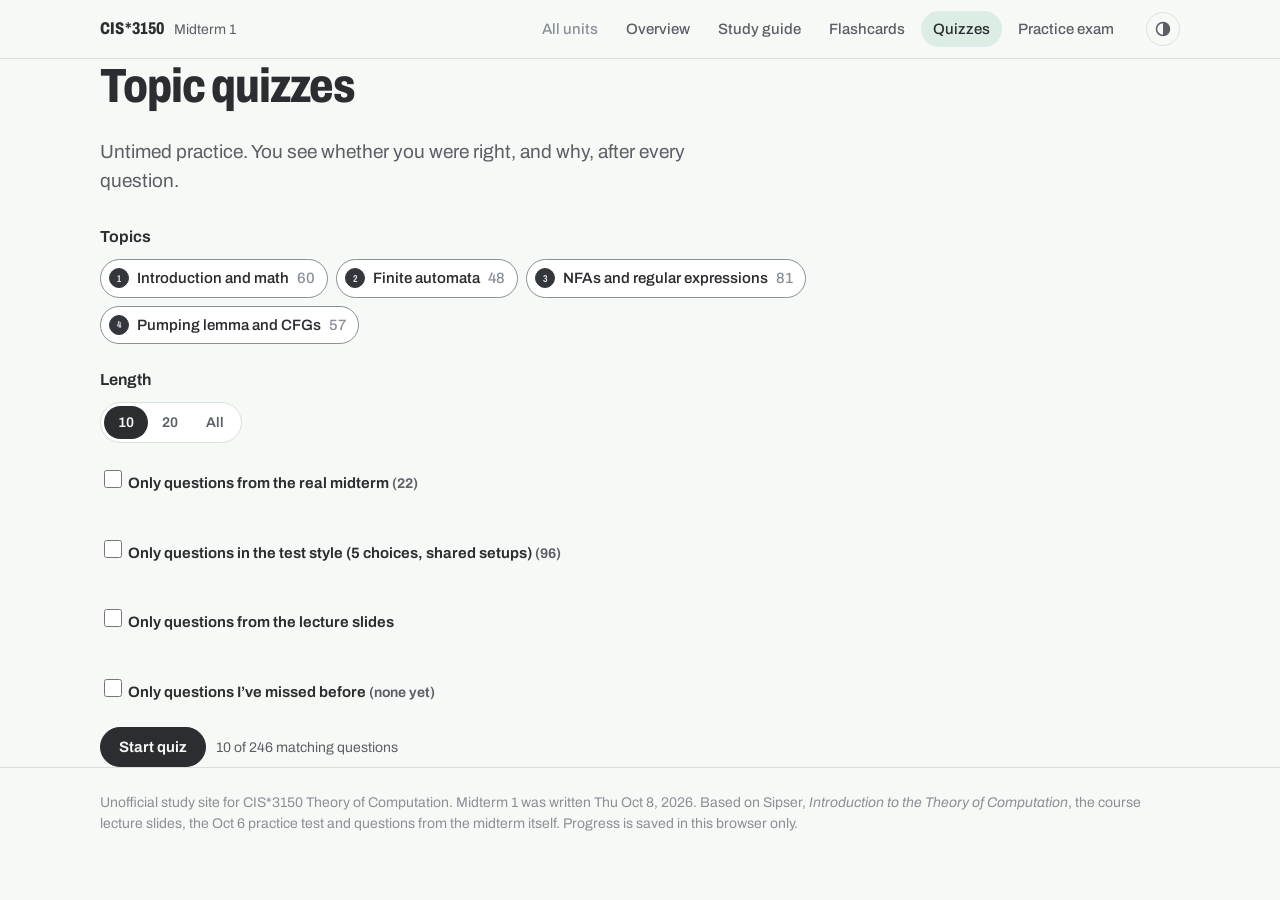
<file: m1/quiz.html>
<!doctype html>
<html lang="en">
<head>
<meta charset="utf-8">
<meta name="viewport" content="width=device-width, initial-scale=1">
<title>Topic quizzes — CIS*3150 Midterm 1</title>
<link rel="icon" href="data:image/svg+xml,%3Csvg xmlns='http://www.w3.org/2000/svg' viewBox='0 0 32 32'%3E%3Ccircle cx='16' cy='16' r='13' fill='%2333363B'/%3E%3Ctext x='16' y='21' font-size='14' text-anchor='middle' fill='white' font-family='Arial' font-weight='700'%3EB%3C/text%3E%3C/svg%3E">
<link rel="preconnect" href="https://fonts.googleapis.com">
<link rel="preconnect" href="https://fonts.gstatic.com" crossorigin>
<link href="https://fonts.googleapis.com/css2?family=Archivo:wdth,wght@62..125,400..800&family=Source+Serif+4:ital,opsz,wght@0,8..60,400..700;1,8..60,400..700&display=swap" rel="stylesheet">
<link rel="stylesheet" href="../assets/style.css?v=20261111a">
</head>
<body data-unit="m1">
<header id="site-head"></header>
<main class="wrap">
  <section id="setup" class="setup">
    <h1 style="font-size:clamp(32px,4.6vw,48px)">Topic quizzes</h1>
    <p class="lede" style="margin-bottom:30px">Untimed practice. You see whether you were right, and why, after every question.</p>
    <div class="row">
      <span class="lbl">Topics</span>
      <div class="chips" id="topic-chips" role="group" aria-label="Topics"></div>
    </div>
    <div class="row">
      <span class="lbl">Length</span>
      <div class="seg" id="len" role="group" aria-label="Number of questions">
        <button type="button" data-n="10" aria-pressed="true">10</button>
        <button type="button" data-n="20" aria-pressed="false">20</button>
        <button type="button" data-n="0" aria-pressed="false">All</button>
      </div>
    </div>
    <div class="row">
      <label class="toggle"><input type="checkbox" id="mt-only"> Only questions from the real midterm <span class="muted small" id="mt-count"></span></label><br>
      <label class="toggle" style="margin-top:8px"><input type="checkbox" id="prof-only"> Only questions in the test style (5 choices, shared setups) <span class="muted small" id="prof-count"></span></label><br>
      <label class="toggle" style="margin-top:8px"><input type="checkbox" id="lecture-only"> Only questions from the lecture slides</label><br>
      <label class="toggle" style="margin-top:8px"><input type="checkbox" id="missed-only"> Only questions I’ve missed before <span class="muted small" id="missed-count"></span></label>
    </div>
    <div class="btn-row">
      <button class="btn" id="start" type="button">Start quiz</button>
      <span class="muted small" id="pool-count"></span>
    </div>
  </section>

  <section id="run" hidden>
    <div class="quiz-top">
      <div class="progress" aria-hidden="true"><i id="bar"></i></div>
      <span class="small muted" id="counter"></span>
      <button class="btn secondary small" id="quit" type="button">End quiz</button>
    </div>
    <div class="quiz-area" id="qarea"></div>
    <div class="btn-row" style="margin-top:18px;max-width:820px;justify-content:flex-end">
      <span class="small muted">Answer with <kbd>A</kbd>–<kbd>E</kbd>, continue with <kbd>Enter</kbd>, cross out with <kbd>Shift</kbd>+letter or the <s>abc</s> button</span>
      <button class="btn" id="next" type="button" disabled>Next question</button>
    </div>
  </section>

  <section id="done" hidden class="quiz-area"></section>
</main>
<footer id="site-foot"></footer>
<script src="../assets/m1/questions.js?v=20261111a"></script>
<script src="../assets/m1/questions-prof.js?v=20261111a"></script>
<script src="../assets/m1/midterm.js?v=20261111a"></script>
<script src="../assets/app.js?v=20261111a"></script>
<script>
(function () {
  var params = new URLSearchParams(location.search);
  var t0 = parseInt(params.get('topic'), 10);
  var selected = { 1: true, 2: true, 3: true, 4: true };
  if (t0 >= 1 && t0 <= 4) { selected = { 1: false, 2: false, 3: false, 4: false }; selected[t0] = true; }
  var length = 10;
  var missed = App.store.get('missed', {}); // id -> true

  var chips = document.getElementById('topic-chips');
  Object.keys(TOPICS).map(Number).forEach(function (t) {
    var n = QB.filter(function (q) { return q.t === t; }).length;
    var b = App.el('button', { class: 'chip', type: 'button', 'aria-pressed': selected[t] ? 'true' : 'false' },
      '<span class="bubble" aria-hidden="true">' + t + '</span>' + TOPICS[t].name + ' <span class="count">' + n + '</span>');
    b.addEventListener('click', function () {
      selected[t] = !selected[t];
      if (!Object.keys(TOPICS).some(function (k) { return selected[k]; })) selected[t] = true;
      b.setAttribute('aria-pressed', selected[t] ? 'true' : 'false');
      updatePool();
    });
    chips.appendChild(b);
  });
  document.querySelectorAll('#len button').forEach(function (b) {
    b.addEventListener('click', function () {
      document.querySelectorAll('#len button').forEach(function (x) { x.setAttribute('aria-pressed', 'false'); });
      b.setAttribute('aria-pressed', 'true'); length = parseInt(b.dataset.n, 10); updatePool();
    });
  });
  // Filters are optional: a unit's page only includes the ones that apply to it.
  var lectureOnly = document.getElementById('lecture-only'), missedOnly = document.getElementById('missed-only'), profOnly = document.getElementById('prof-only'), mtOnly = document.getElementById('mt-only');
  function on(x) { return !!(x && x.checked); }
  if (profOnly && params.get('style') === 'prof') profOnly.checked = true;
  if (mtOnly && params.get('source') === 'midterm') mtOnly.checked = true;
  [lectureOnly, missedOnly, profOnly, mtOnly].forEach(function (x) { if (x) x.addEventListener('change', updatePool); });

  function pool() {
    return QB.filter(function (q) {
      return selected[q.t] && (!on(lectureOnly) || q.src === 'lecture') && (!on(missedOnly) || missed[q.id]) && (!on(profOnly) || q.fmt === 'prof') && (!on(mtOnly) || q.mt);
    });
  }
  function updatePool() {
    var p = pool(), n = length && length < p.length ? length : p.length;
    var mc = Object.keys(missed).length;
    document.getElementById('missed-count').textContent = mc ? '(' + mc + ')' : '(none yet)';
    var pc = document.getElementById('prof-count'), mc2 = document.getElementById('mt-count');
    if (pc) pc.textContent = '(' + QB.filter(function (q) { return selected[q.t] && q.fmt === 'prof'; }).length + ')';
    if (mc2) mc2.textContent = '(' + QB.filter(function (q) { return selected[q.t] && q.mt; }).length + ')';
    document.getElementById('pool-count').textContent = p.length ? n + ' of ' + p.length + ' matching questions' : 'No questions match. Turn a filter off.';
    document.getElementById('start').disabled = !p.length;
  }
  updatePool();

  var items = [], idx = 0, answers = [];
  function start(list) {
    var p = list || pool();
    p = App.shuffle(p);
    if (!list && length) p = p.slice(0, length);
    p = App.arrange(p);
    items = p.map(App.instance); answers = items.map(function () { return null; }); idx = 0;
    document.getElementById('setup').hidden = true; document.getElementById('done').hidden = true; document.getElementById('run').hidden = false;
    render(); window.scrollTo(0, 0);
  }
  document.getElementById('start').addEventListener('click', function () { start(); });

  function render() {
    var area = document.getElementById('qarea'); area.innerHTML = '';
    var answered = answers[idx] != null;
    var g = App.byId(items[idx].id).g, prevG = idx > 0 ? App.byId(items[idx - 1].id).g : null;
    area.appendChild(App.renderQuestion({ inst: items[idx], number: idx + 1, total: items.length, selected: answers[idx], reveal: answered, onSelect: choose,
      groupLabel: g && g === prevG ? 'Same setup as the previous question' : 'Setup for this question' }));
    document.getElementById('bar').style.width = ((idx + (answered ? 1 : 0)) / items.length * 100) + '%';
    document.getElementById('counter').textContent = score() + ' correct so far';
    var nx = document.getElementById('next');
    nx.disabled = !answered;
    nx.textContent = idx === items.length - 1 ? 'See results' : 'Next question';
    if (answered) nx.focus();
  }
  function score() { return answers.reduce(function (s, a, i) { return s + (App.isCorrect(items[i], a) ? 1 : 0); }, 0); }
  function choose(di) {
    if (answers[idx] != null) return;
    answers[idx] = di;
    var id = items[idx].id;
    if (App.isCorrect(items[idx], di)) delete missed[id]; else missed[id] = true;
    App.store.set('missed', missed);
    render();
  }
  function next() {
    if (answers[idx] == null) return;
    if (idx < items.length - 1) { idx++; render(); window.scrollTo({ top: 0 }); } else finish();
  }
  document.getElementById('next').addEventListener('click', next);
  document.getElementById('quit').addEventListener('click', finish);
  document.addEventListener('keydown', function (e) {
    if (document.getElementById('run').hidden) return;
    var k = App.choiceKey(e);
    if (k >= 0 && answers[idx] == null && k < items[idx].order.length) { e.preventDefault(); choose(k); }
    else if (e.key === 'Enter' && answers[idx] != null && document.activeElement && document.activeElement.id !== 'quit') { e.preventDefault(); next(); }
  });

  function finish() {
    var done = document.getElementById('done');
    var attempted = answers.filter(function (a) { return a != null; }).length;
    var s = score();
    document.getElementById('run').hidden = true; done.hidden = false;
    var wrongItems = items.filter(function (it, i) { return answers[i] != null && !App.isCorrect(it, answers[i]); });
    var html = '<h1 style="font-size:clamp(30px,4vw,44px)">Quiz results</h1>' +
      '<div class="result-score">' + s + '/' + attempted + '</div>' +
      '<p class="muted">' + (attempted ? Math.round(s / attempted * 100) + '% correct' : 'No questions answered') + (attempted < items.length ? ', ' + (items.length - attempted) + ' skipped' : '') + '.</p>' +
      '<div class="btn-row" style="margin:20px 0 34px">' +
      (wrongItems.length ? '<button class="btn" id="retry" type="button">Retry the ' + wrongItems.length + ' I missed</button>' : '') +
      '<button class="btn secondary" id="again" type="button">New quiz</button><a class="btn secondary" href="exam.html">Practice exam</a></div>' +
      '<ul class="review-list" id="review"></ul>';
    done.innerHTML = html;
    var ul = document.getElementById('review');
    items.forEach(function (it, i) {
      if (answers[i] == null) return;
      var q = App.byId(it.id), ok = App.isCorrect(it, answers[i]);
      var li = App.el('li', { class: 'review-item ' + (ok ? 'right' : 'wrong') });
      li.innerHTML = (q.g && window.GROUPS ? '<details class="small"><summary>Show the shared setup</summary><div class="stem" style="margin-top:8px">' + GROUPS[q.g] + '</div></details>' : '') + '<div class="q">' + q.q + '</div><div class="ans">' + (ok ? '<b class="r">Correct:</b> ' + q.c[q.a] :
        '<b class="w">You chose:</b> ' + q.c[it.order[answers[i]]] + '<br><b class="r">Answer:</b> ' + q.c[q.a]) + '</div>' +
        '<details><summary>Why</summary><p>' + q.x + '</p></details>';
      ul.appendChild(li);
    });
    var r = document.getElementById('retry');
    if (r) r.addEventListener('click', function () { start(wrongItems.map(function (it) { return App.byId(it.id); })); });
    document.getElementById('again').addEventListener('click', function () { done.hidden = true; document.getElementById('setup').hidden = false; updatePool(); window.scrollTo(0, 0); });
    window.scrollTo(0, 0);
  }
})();
</script>
</body>
</html>
</file>
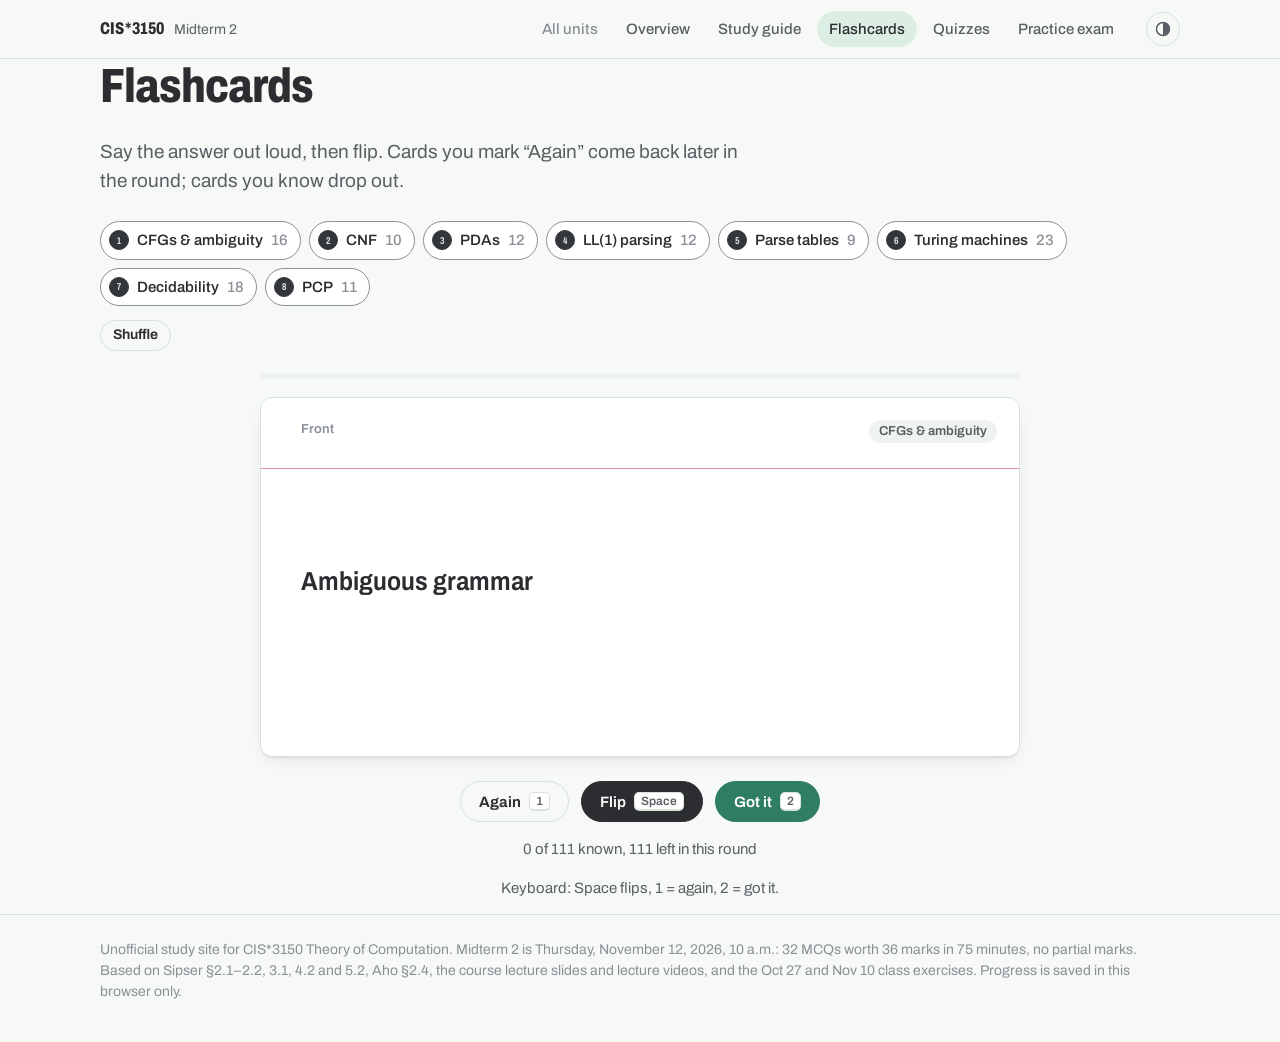
<file: m2/cards.html>
<!doctype html>
<html lang="en">
<head>
<meta charset="utf-8">
<meta name="viewport" content="width=device-width, initial-scale=1">
<title>Flashcards — CIS*3150 Midterm 2</title>
<link rel="icon" href="data:image/svg+xml,%3Csvg xmlns='http://www.w3.org/2000/svg' viewBox='0 0 32 32'%3E%3Ccircle cx='16' cy='16' r='13' fill='%2333363B'/%3E%3Ctext x='16' y='21' font-size='14' text-anchor='middle' fill='white' font-family='Arial' font-weight='700'%3EB%3C/text%3E%3C/svg%3E">
<link rel="preconnect" href="https://fonts.googleapis.com">
<link rel="preconnect" href="https://fonts.gstatic.com" crossorigin>
<link href="https://fonts.googleapis.com/css2?family=Archivo:wdth,wght@62..125,400..800&family=Source+Serif+4:ital,opsz,wght@0,8..60,400..700;1,8..60,400..700&display=swap" rel="stylesheet">
<link rel="stylesheet" href="../assets/style.css?v=20261111a">
</head>
<body data-unit="m2">
<header id="site-head"></header>
<main class="wrap">
  <h1 style="font-size:clamp(32px,4.6vw,48px)">Flashcards</h1>
  <p class="lede" style="margin-bottom:26px">Say the answer out loud, then flip. Cards you mark “Again” come back later in the round; cards you know drop out.</p>

  <div class="deck-controls">
    <div class="chips" id="topic-chips" role="group" aria-label="Topics"></div>
    <div class="btn-row">
      <button class="btn secondary small" id="shuffle" type="button">Shuffle</button>
    </div>
  </div>

  <div class="progress" style="max-width:760px;margin:0 auto 18px" aria-hidden="true"><i id="bar" style="width:0"></i></div>

  <div class="card-stage">
    <button class="flash" id="flash" type="button" aria-describedby="flash-hint">
      <div class="face front"><span class="side">Front</span><span class="src" id="src-front"></span><div class="body" id="front"></div></div>
      <div class="face back"><span class="side">Back</span><span class="src" id="src-back"></span><div class="body" id="back"></div></div>
    </button>
  </div>
  <div class="deck-actions" id="actions">
    <button class="btn secondary" id="again" type="button">Again <kbd>1</kbd></button>
    <button class="btn" id="flip" type="button">Flip <kbd>Space</kbd></button>
    <button class="btn form" id="know" type="button">Got it <kbd>2</kbd></button>
  </div>
  <p class="deck-status" id="status" aria-live="polite"></p>
  <p class="deck-status small" id="flash-hint">Keyboard: Space flips, 1 = again, 2 = got it.</p>
</main>
<footer id="site-foot"></footer>
<script src="../assets/m2/questions.js?v=20261111a"></script>
<script src="../assets/m2/cards.js?v=20261111a"></script>
<script src="../assets/app.js?v=20261111a"></script>
<script>
(function () {
  var params = new URLSearchParams(location.search);
  var tsel = (params.get('topic') || '').split(',').map(Number).filter(function (t) { return TOPICS[t]; });
  var selected = {};
  Object.keys(TOPICS).forEach(function (k) { selected[k] = !tsel.length || tsel.indexOf(Number(k)) >= 0; });
  var queue = [], total = 0, known = 0, flipped = false;

  var chips = document.getElementById('topic-chips');
  Object.keys(TOPICS).map(Number).forEach(function (t) {
    var n = CARDS.filter(function (c) { return c.t === t; }).length;
    var b = App.el('button', { class: 'chip', type: 'button', 'aria-pressed': selected[t] ? 'true' : 'false' },
      '<span class="bubble" aria-hidden="true">' + t + '</span>' + TOPICS[t].short + ' <span class="count">' + n + '</span>');
    b.addEventListener('click', function () {
      selected[t] = !selected[t];
      if (!Object.keys(TOPICS).some(function (k) { return selected[k]; })) selected[t] = true; // keep at least one
      b.setAttribute('aria-pressed', selected[t] ? 'true' : 'false');
      build();
    });
    chips.appendChild(b);
  });

  var lectureOnly = document.getElementById('lecture-only');
  if (lectureOnly) lectureOnly.addEventListener('change', build);
  document.getElementById('shuffle').addEventListener('click', build);

  function build() {
    var deck = CARDS.filter(function (c) { return selected[c.t] && (!(lectureOnly && lectureOnly.checked) || c.src); });
    queue = App.shuffle(deck); total = deck.length; known = 0;
    show();
  }

  var flash = document.getElementById('flash');
  function setFlip(f) { flipped = f; flash.classList.toggle('flipped', f); }
  function show() {
    setFlip(false);
    var bar = document.getElementById('bar'); bar.style.width = total ? (known / total * 100) + '%' : '0';
    var status = document.getElementById('status');
    var actions = document.getElementById('actions');
    if (!queue.length) {
      document.getElementById('front').innerHTML = total ? 'Deck finished.' : 'No cards match these filters.';
      document.getElementById('back').innerHTML = '';
      document.getElementById('src-front').innerHTML = '';
      status.innerHTML = total ? 'You got through all ' + total + ' cards. <a href="#" id="restart">Go again</a> or <a href="quiz.html">try a quiz</a>.' : '';
      actions.style.visibility = 'hidden';
      var r = document.getElementById('restart'); if (r) r.addEventListener('click', function (e) { e.preventDefault(); build(); });
      return;
    }
    actions.style.visibility = 'visible';
    var c = queue[0];
    document.getElementById('front').innerHTML = c.f;
    document.getElementById('back').innerHTML = c.b;
    var tag = c.src === 'lecture' ? '<span class="tag lecture">From lecture</span>' : c.src === 'practice' ? '<span class="tag practice">From practice test</span>' : c.src === 'midterm' ? '<span class="tag practice">From the midterm</span>' : '<span class="tag">' + TOPICS[c.t].short + '</span>';
    document.getElementById('src-front').innerHTML = tag;
    document.getElementById('src-back').innerHTML = tag;
    status.textContent = known + ' of ' + total + ' known, ' + queue.length + ' left in this round';
  }

  function again() {
    if (!queue.length) return;
    var c = queue.shift();
    var pos = Math.min(queue.length, 3 + Math.floor(Math.random() * 3)); // comes back in a few cards
    queue.splice(pos, 0, c);
    show();
  }
  function know() { if (!queue.length) return; queue.shift(); known++; show(); }

  flash.addEventListener('click', function () { if (queue.length) setFlip(!flipped); });
  document.getElementById('flip').addEventListener('click', function () { if (queue.length) setFlip(!flipped); });
  document.getElementById('again').addEventListener('click', again);
  document.getElementById('know').addEventListener('click', know);
  document.addEventListener('keydown', function (e) {
    if (e.target && e.target.tagName === 'INPUT') return;
    if (e.key === ' ' && e.target === document.body) { e.preventDefault(); if (queue.length) setFlip(!flipped); }
    else if (e.key === '1') again();
    else if (e.key === '2') know();
  });

  build();
})();
</script>
</body>
</html>
</file>
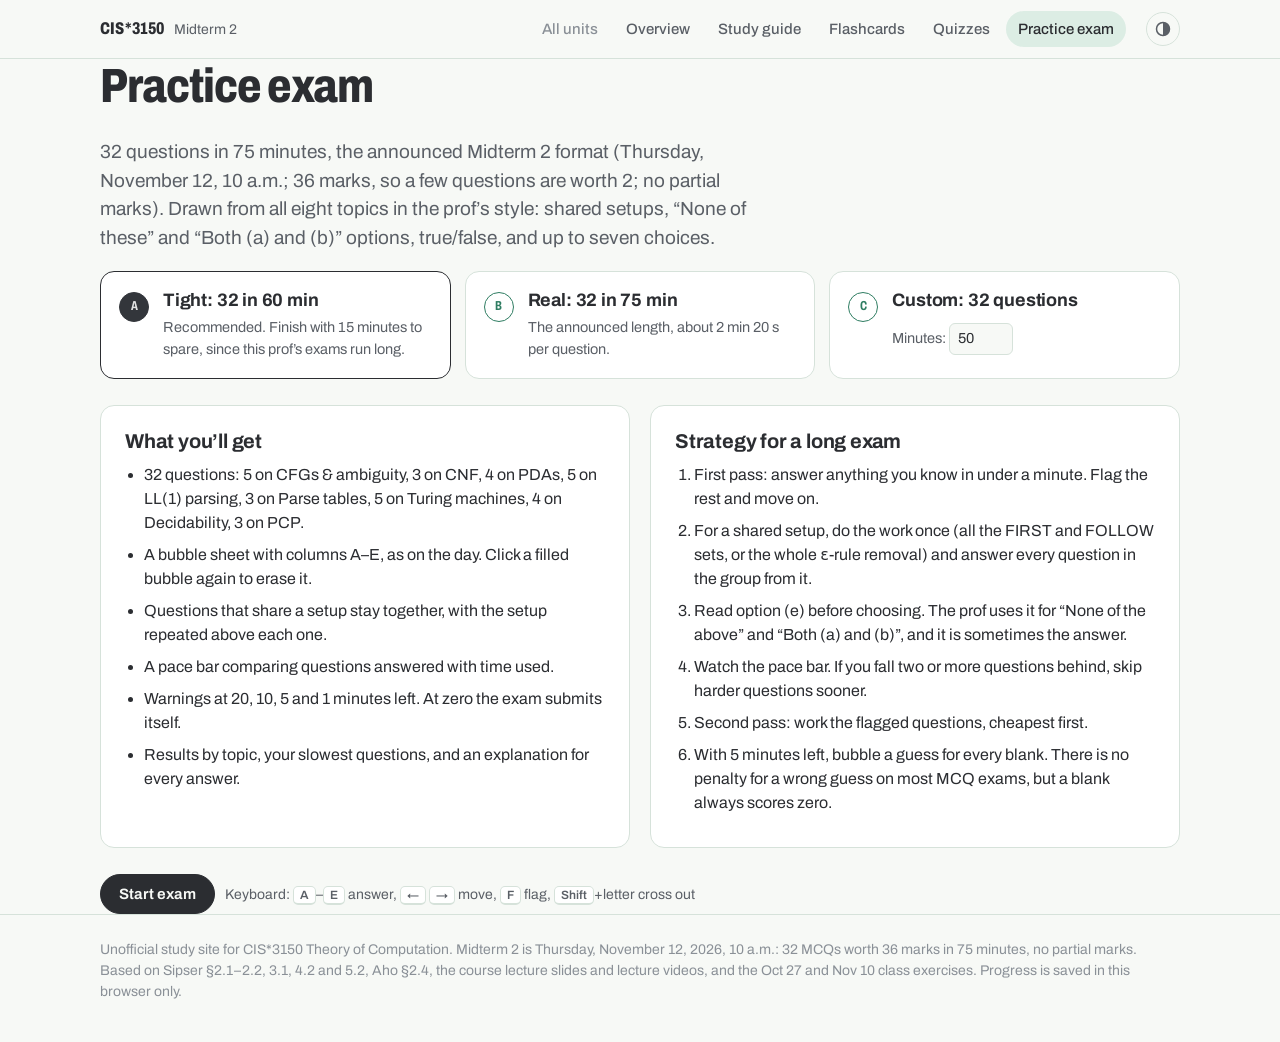
<file: m2/exam.html>
<!doctype html>
<html lang="en">
<head>
<meta charset="utf-8">
<meta name="viewport" content="width=device-width, initial-scale=1">
<title>Practice exam — CIS*3150 Midterm 2</title>
<link rel="icon" href="data:image/svg+xml,%3Csvg xmlns='http://www.w3.org/2000/svg' viewBox='0 0 32 32'%3E%3Ccircle cx='16' cy='16' r='13' fill='%2333363B'/%3E%3Ctext x='16' y='21' font-size='14' text-anchor='middle' fill='white' font-family='Arial' font-weight='700'%3EB%3C/text%3E%3C/svg%3E">
<link rel="preconnect" href="https://fonts.googleapis.com">
<link rel="preconnect" href="https://fonts.gstatic.com" crossorigin>
<link href="https://fonts.googleapis.com/css2?family=Archivo:wdth,wght@62..125,400..800&family=Source+Serif+4:ital,opsz,wght@0,8..60,400..700;1,8..60,400..700&display=swap" rel="stylesheet">
<link rel="stylesheet" href="../assets/style.css?v=20261111a">
<style>
  dialog { border: 1px solid var(--rule); border-radius: 16px; padding: 26px; max-width: 440px; background: var(--card); color: var(--ink); box-shadow: 0 20px 50px rgba(0,0,0,.25); }
  dialog::backdrop { background: rgba(23,25,28,.45); }
  dialog h2 { font-size: 24px; }
  .strategy { padding-left: 1.2em; margin: 0; }
  .strategy li { margin-bottom: 8px; }
</style>
</head>
<body data-unit="m2">
<header id="site-head"></header>
<main class="wrap">

  <!-- ============ setup ============ -->
  <section id="setup">
    <h1 style="font-size:clamp(32px,4.6vw,48px)">Practice exam</h1>
    <p class="lede">32 questions in 75 minutes, the announced Midterm 2 format (Thursday, November 12, 10 a.m.; 36 marks, so a few questions are worth 2; no partial marks). Drawn from all eight topics in the prof’s style: shared setups, “None of these” and “Both (a) and (b)” options, true/false, and up to seven choices.</p>

    <div id="resume" class="panel" hidden style="margin:22px 0;border-color:var(--hi)">
      <h3 style="margin-bottom:6px">You have an exam in progress</h3>
      <p class="muted" id="resume-text" style="margin-bottom:14px"></p>
      <div class="btn-row"><button class="btn" id="resume-btn" type="button">Resume exam</button><button class="btn secondary" id="discard-btn" type="button">Discard it</button></div>
    </div>

    <h2 style="margin-top:34px;font-size:22px" class="sr-only">Choose an exam</h2>
    <div class="mode-grid" id="modes" role="group" aria-label="Time limit">
      <button class="mode" type="button" data-mode="tight" aria-pressed="true"><span class="bubble" aria-hidden="true">A</span><h3>Tight: 32 in 60 min</h3><p>Recommended. Finish with 15 minutes to spare, since this prof’s exams run long.</p></button>
      <button class="mode" type="button" data-mode="real" aria-pressed="false"><span class="bubble" aria-hidden="true">B</span><h3>Real: 32 in 75 min</h3><p>The announced length, about 2 min 20 s per question.</p></button>
      <div class="mode" data-mode="custom" aria-pressed="false" role="button" tabindex="0"><span class="bubble" aria-hidden="true">C</span><h3>Custom: 32 questions</h3><p><label>Minutes: <input type="number" id="custom-min" min="5" max="240" value="50"></label></p></div>
    </div>

    <div class="grid-2">
      <div class="panel">
        <h3>What you’ll get</h3>
        <ul class="strategy">
          <li id="mix-line"></li>
          <li>A bubble sheet with columns A–E, as on the day. Click a filled bubble again to erase it.</li>
          <li>Questions that share a setup stay together, with the setup repeated above each one.</li>
          <li>A pace bar comparing questions answered with time used.</li>
          <li>Warnings at 20, 10, 5 and 1 minutes left. At zero the exam submits itself.</li>
          <li>Results by topic, your slowest questions, and an explanation for every answer.</li>
        </ul>
      </div>
      <div class="panel">
        <h3>Strategy for a long exam</h3>
        <ol class="strategy">
          <li>First pass: answer anything you know in under a minute. Flag the rest and move on.</li>
          <li>For a shared setup, do the work once (all the FIRST and FOLLOW sets, or the whole ε-rule removal) and answer every question in the group from it.</li>
          <li>Read option (e) before choosing. The prof uses it for “None of the above” and “Both (a) and (b)”, and it is sometimes the answer.</li>
          <li>Watch the pace bar. If you fall two or more questions behind, skip harder questions sooner.</li>
          <li>Second pass: work the flagged questions, cheapest first.</li>
          <li>With 5 minutes left, bubble a guess for every blank. There is no penalty for a wrong guess on most MCQ exams, but a blank always scores zero.</li>
        </ol>
      </div>
    </div>
    <div class="btn-row" style="margin-top:26px">
      <button class="btn" id="start" type="button">Start exam</button>
      <span class="small muted">Keyboard: <kbd>A</kbd>–<kbd>E</kbd> answer, <kbd>←</kbd> <kbd>→</kbd> move, <kbd>F</kbd> flag, <kbd>Shift</kbd>+letter cross out</span>
    </div>
  </section>

  <!-- ============ running ============ -->
  <section id="run" hidden>
    <div class="exam-bar">
      <div class="wrap inner" style="padding:0">
        <div class="clock" id="clock" role="timer" aria-label="Time remaining">75:00</div>
        <div class="pace">
          <div class="track" aria-hidden="true"><div class="done" id="pace-done"></div><div class="time" id="pace-time"></div></div>
          <div class="status" id="pace-status" aria-live="off"></div>
        </div>
        <button class="btn secondary small sheet-toggle" id="sheet-toggle" type="button" aria-controls="sheet" aria-expanded="false">Bubble sheet</button>
        <button class="btn small" id="submit" type="button">Hand in</button>
      </div>
    </div>
    <div class="exam-layout">
      <div class="exam-q">
        <div id="qarea"></div>
        <div class="qnav">
          <button class="btn secondary" id="prev" type="button">Previous</button>
          <button class="btn secondary flag-btn" id="flag" type="button" aria-pressed="false">Flag for review</button>
          <button class="btn" id="next" type="button">Next</button>
        </div>
      </div>
      <aside class="sheet" id="sheet" aria-label="Bubble sheet">
        <h4>Bubble sheet</h4>
        <ol id="sheet-list"></ol>
        <p class="legend">Click a number to go to that question. Yellow numbers are flagged.</p>
      </aside>
    </div>
  </section>

  <!-- ============ results ============ -->
  <section id="results" hidden></section>

  <dialog id="confirm">
    <h2>Hand in your exam?</h2>
    <p id="confirm-text"></p>
    <div class="btn-row" style="justify-content:flex-end">
      <button class="btn secondary" id="confirm-no" type="button">Keep working</button>
      <button class="btn" id="confirm-yes" type="button">Hand in</button>
    </div>
  </dialog>
</main>
<footer id="site-foot"></footer>
<script src="../assets/m2/questions.js?v=20261111a"></script>
<script src="../assets/app.js?v=20261111a"></script>
<script src="../assets/exam.js?v=20261111a"></script>
</body>
</html>
</file>
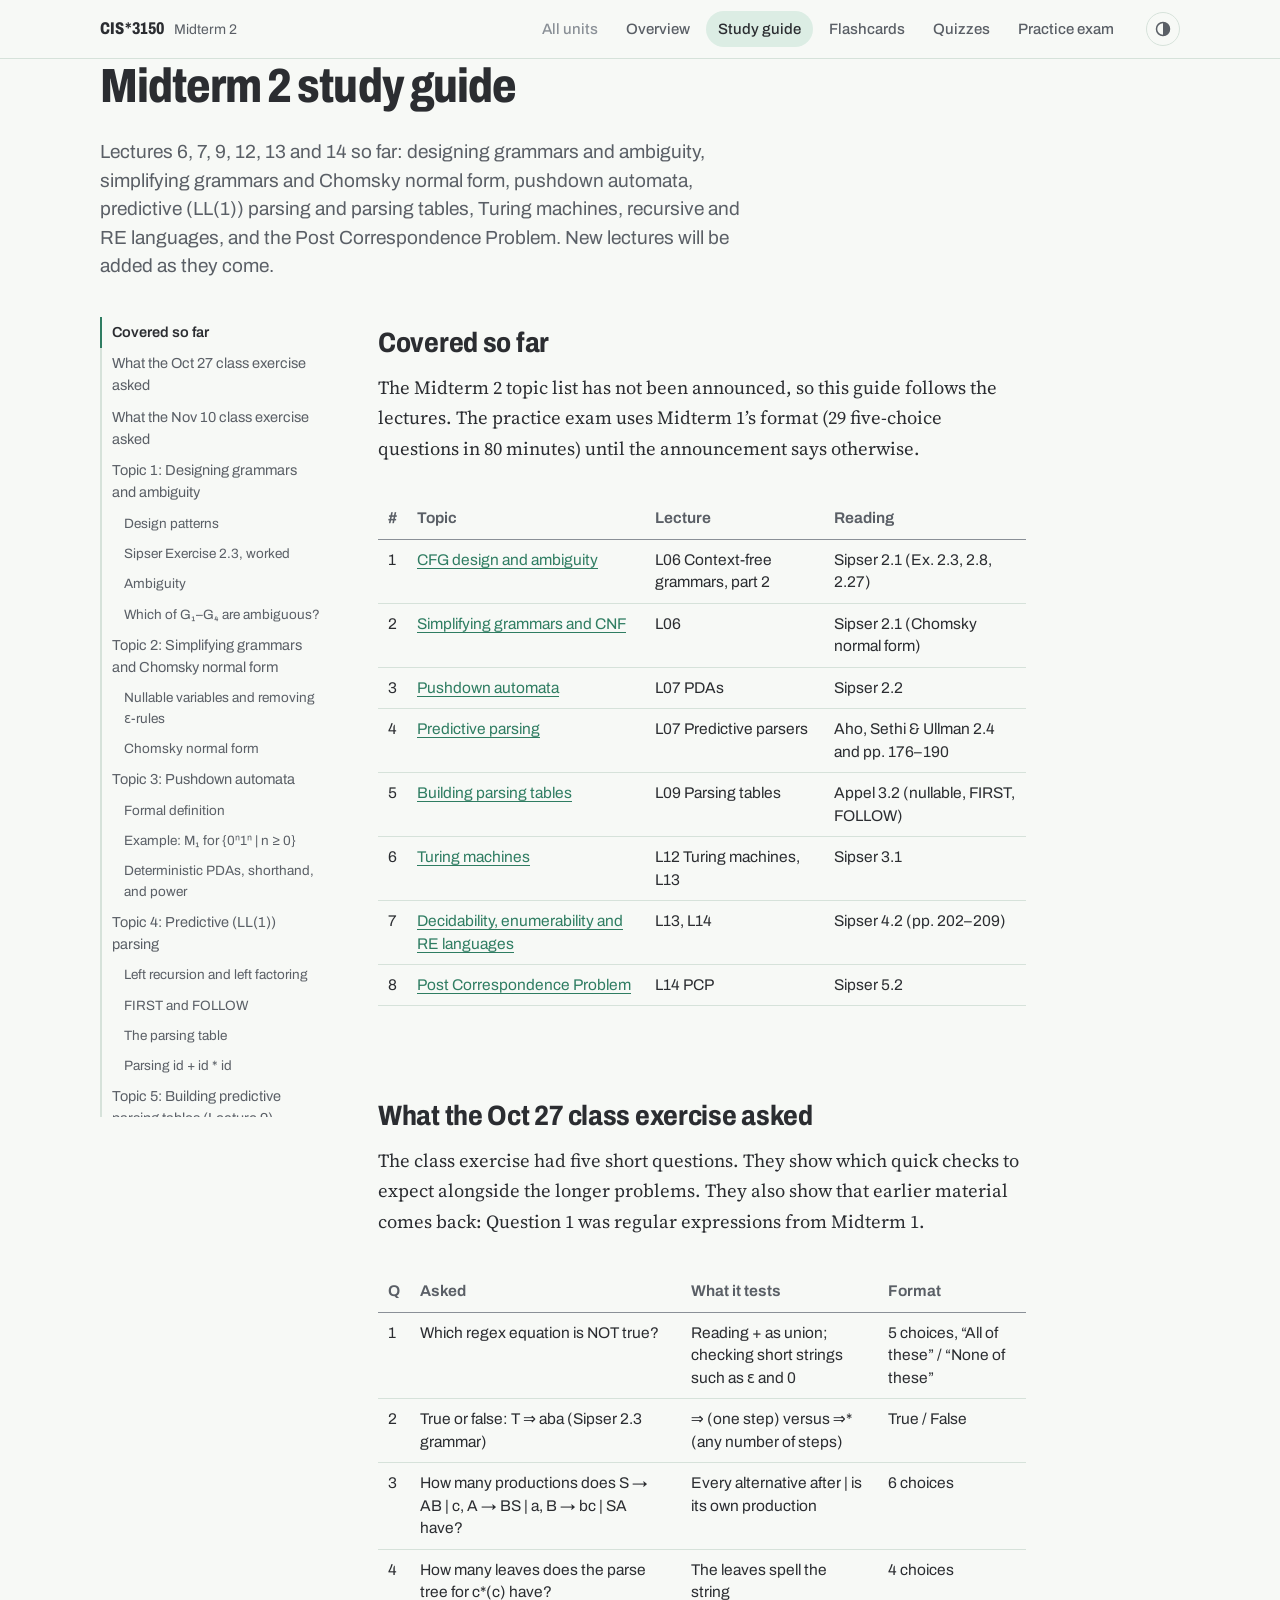
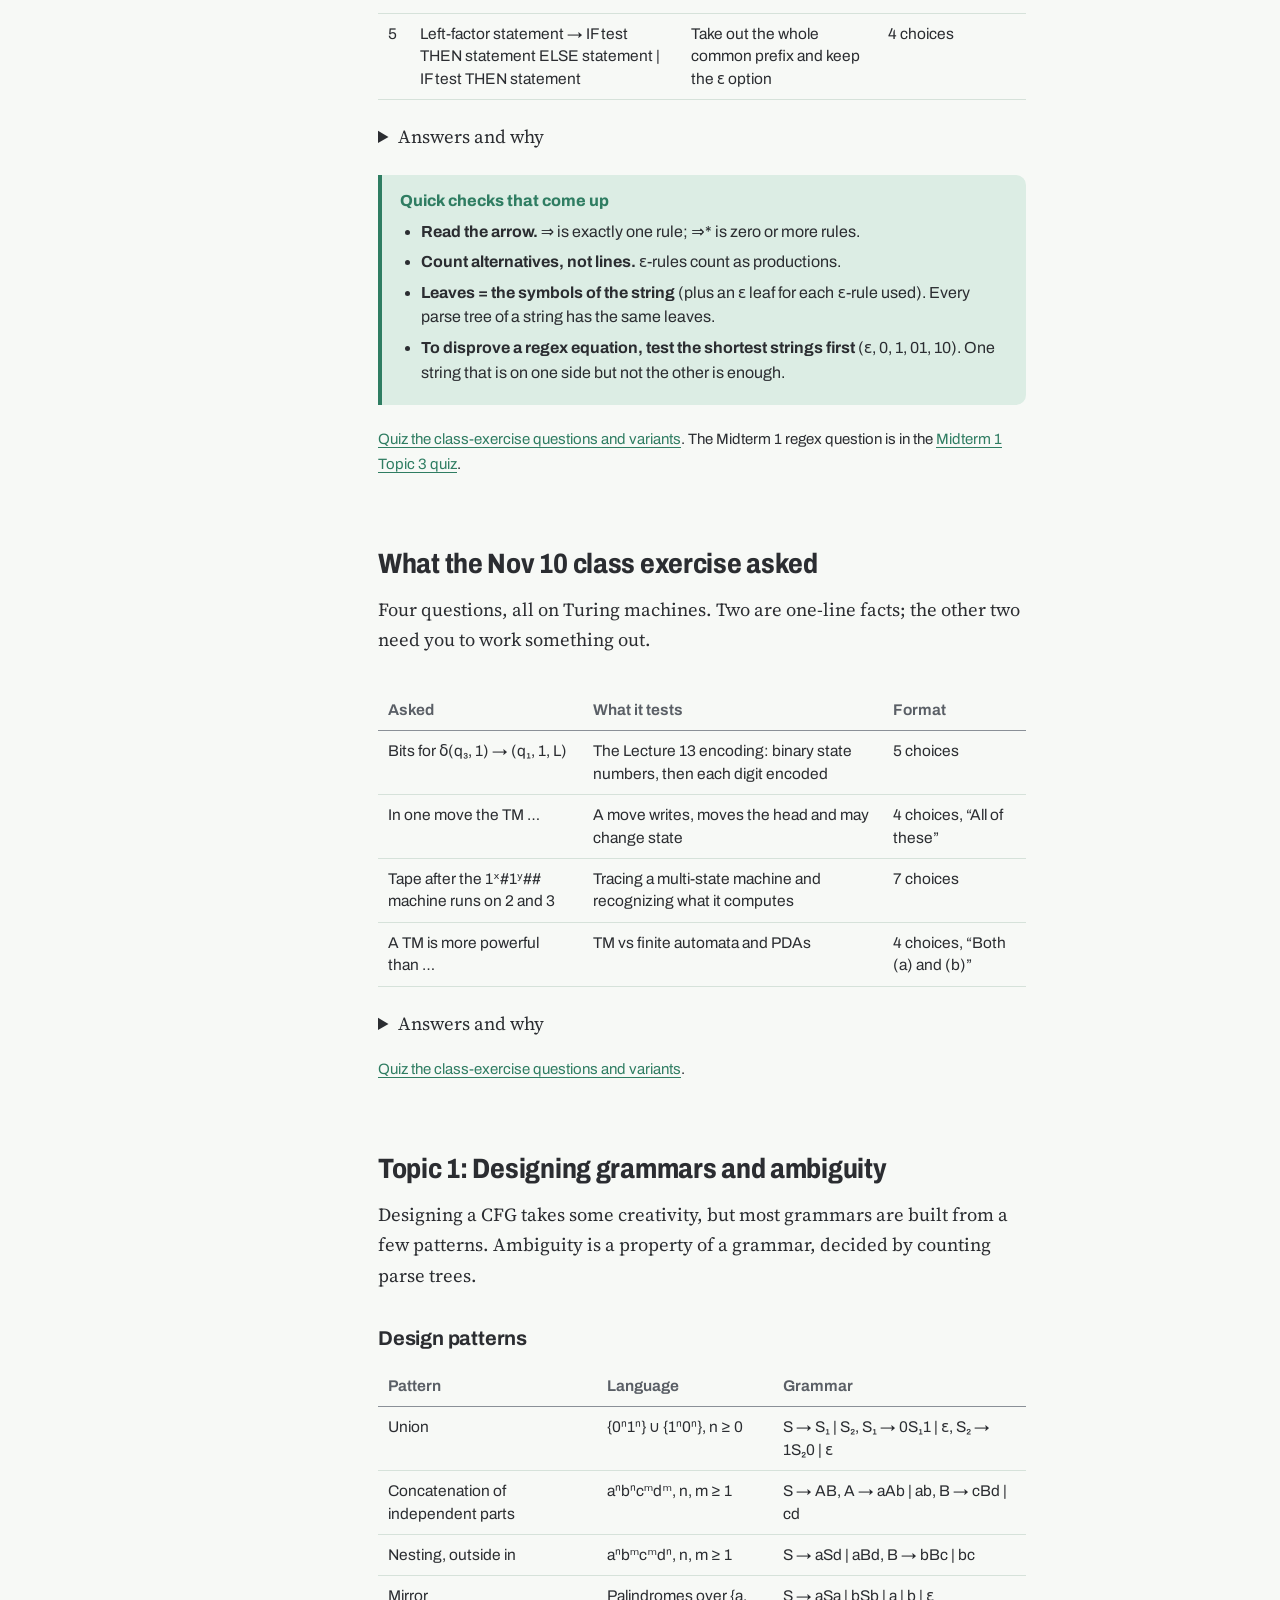
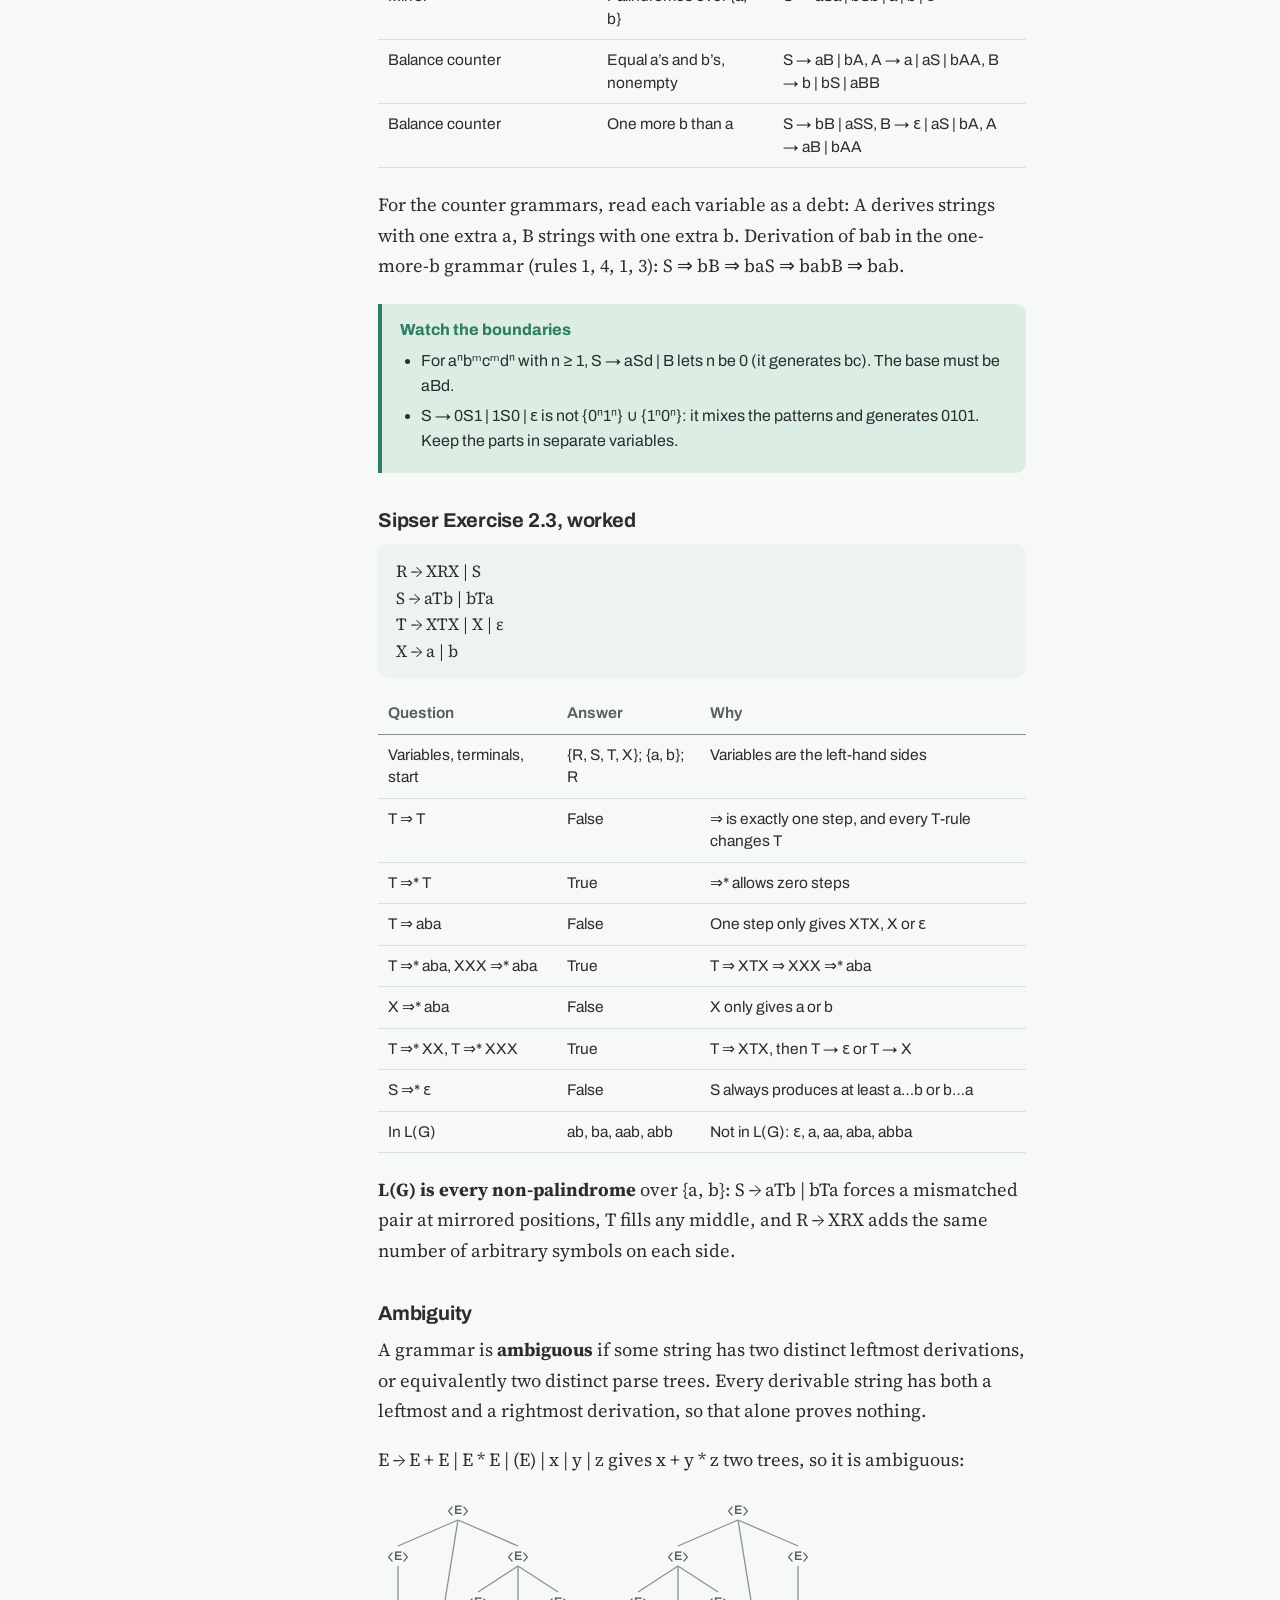
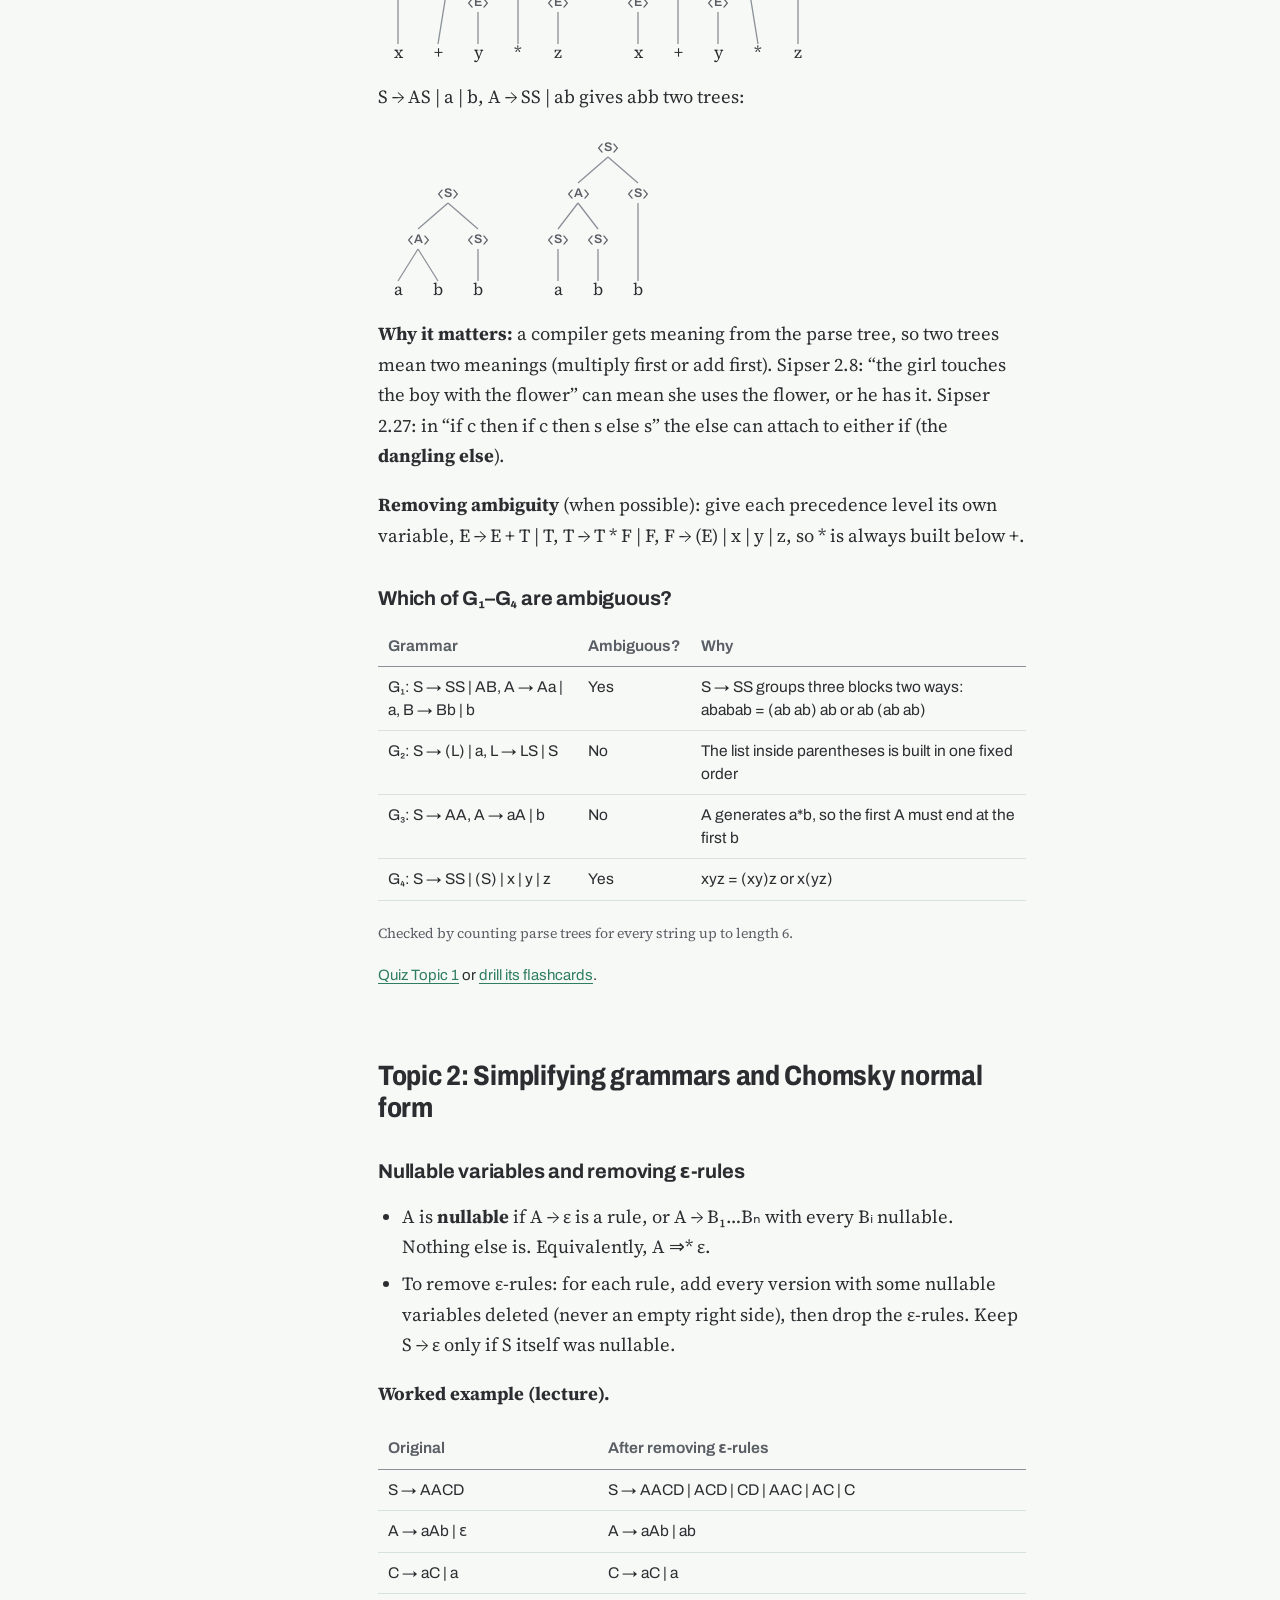
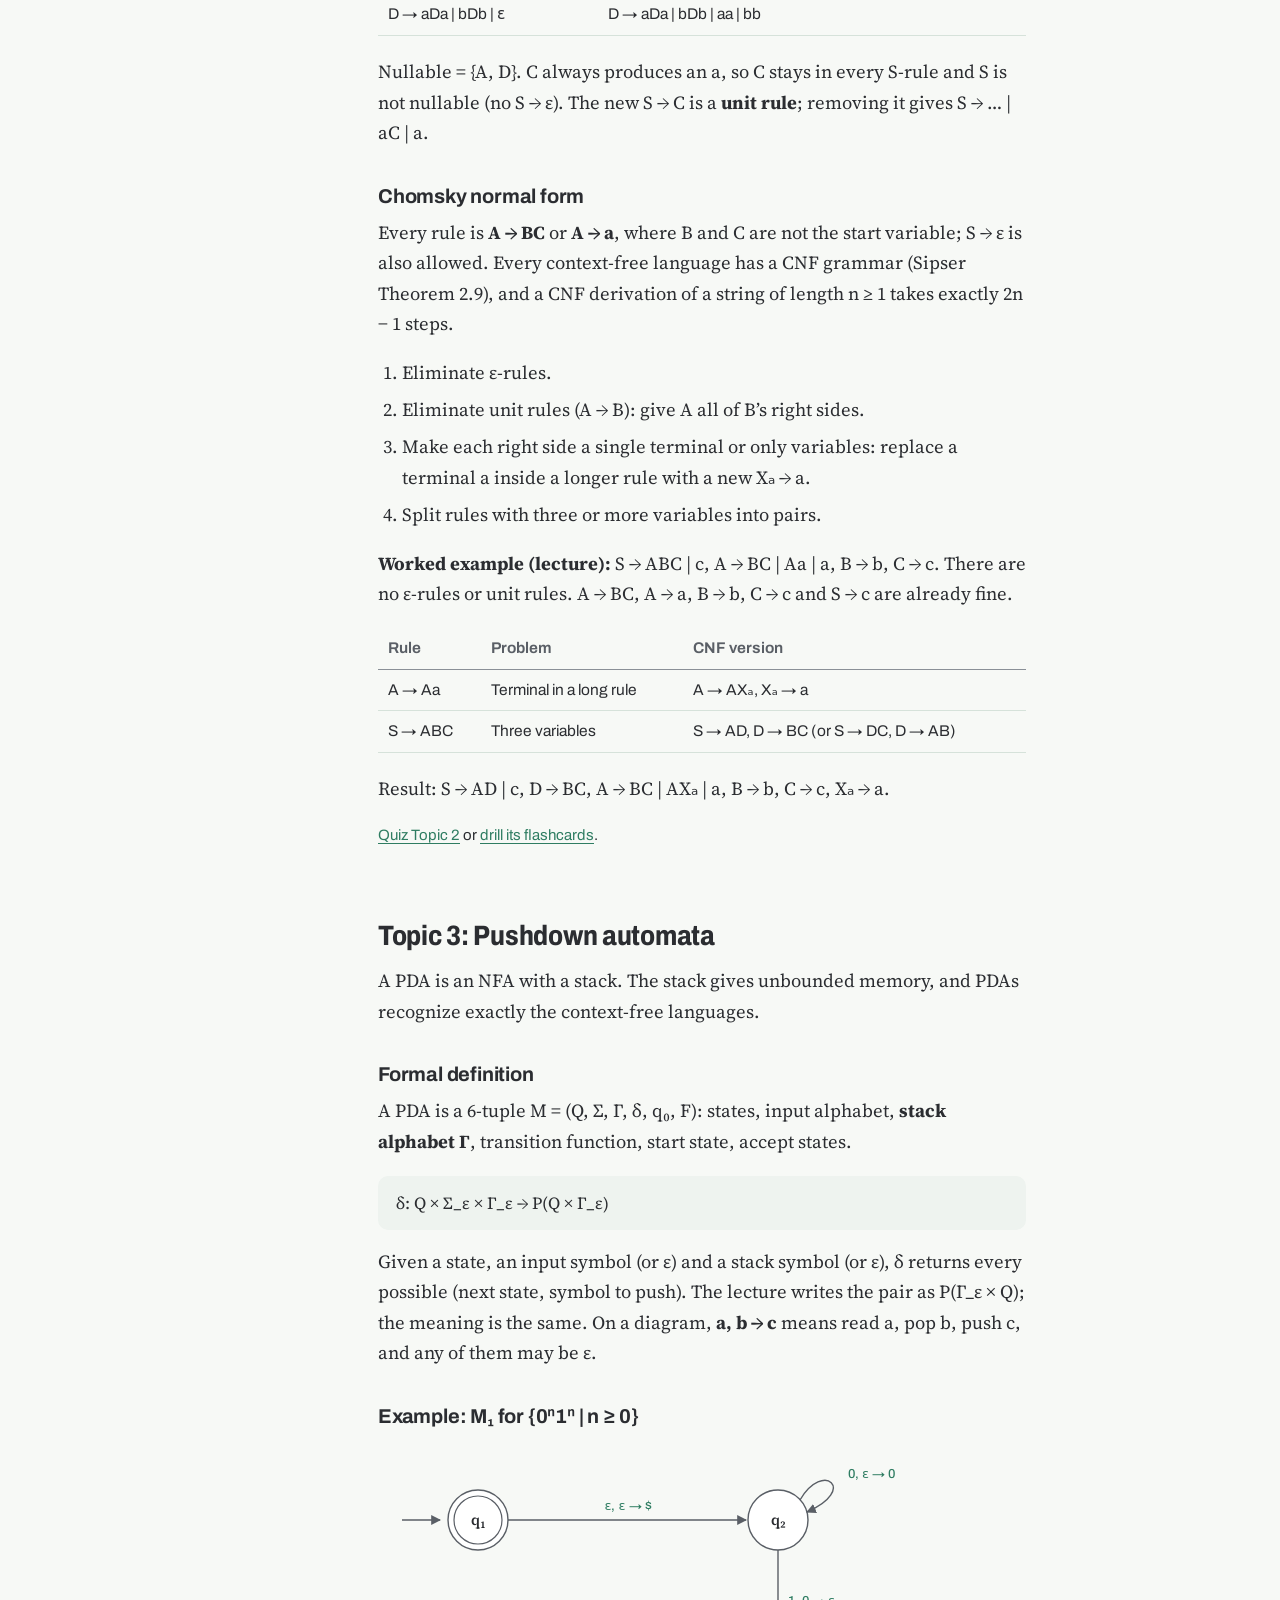
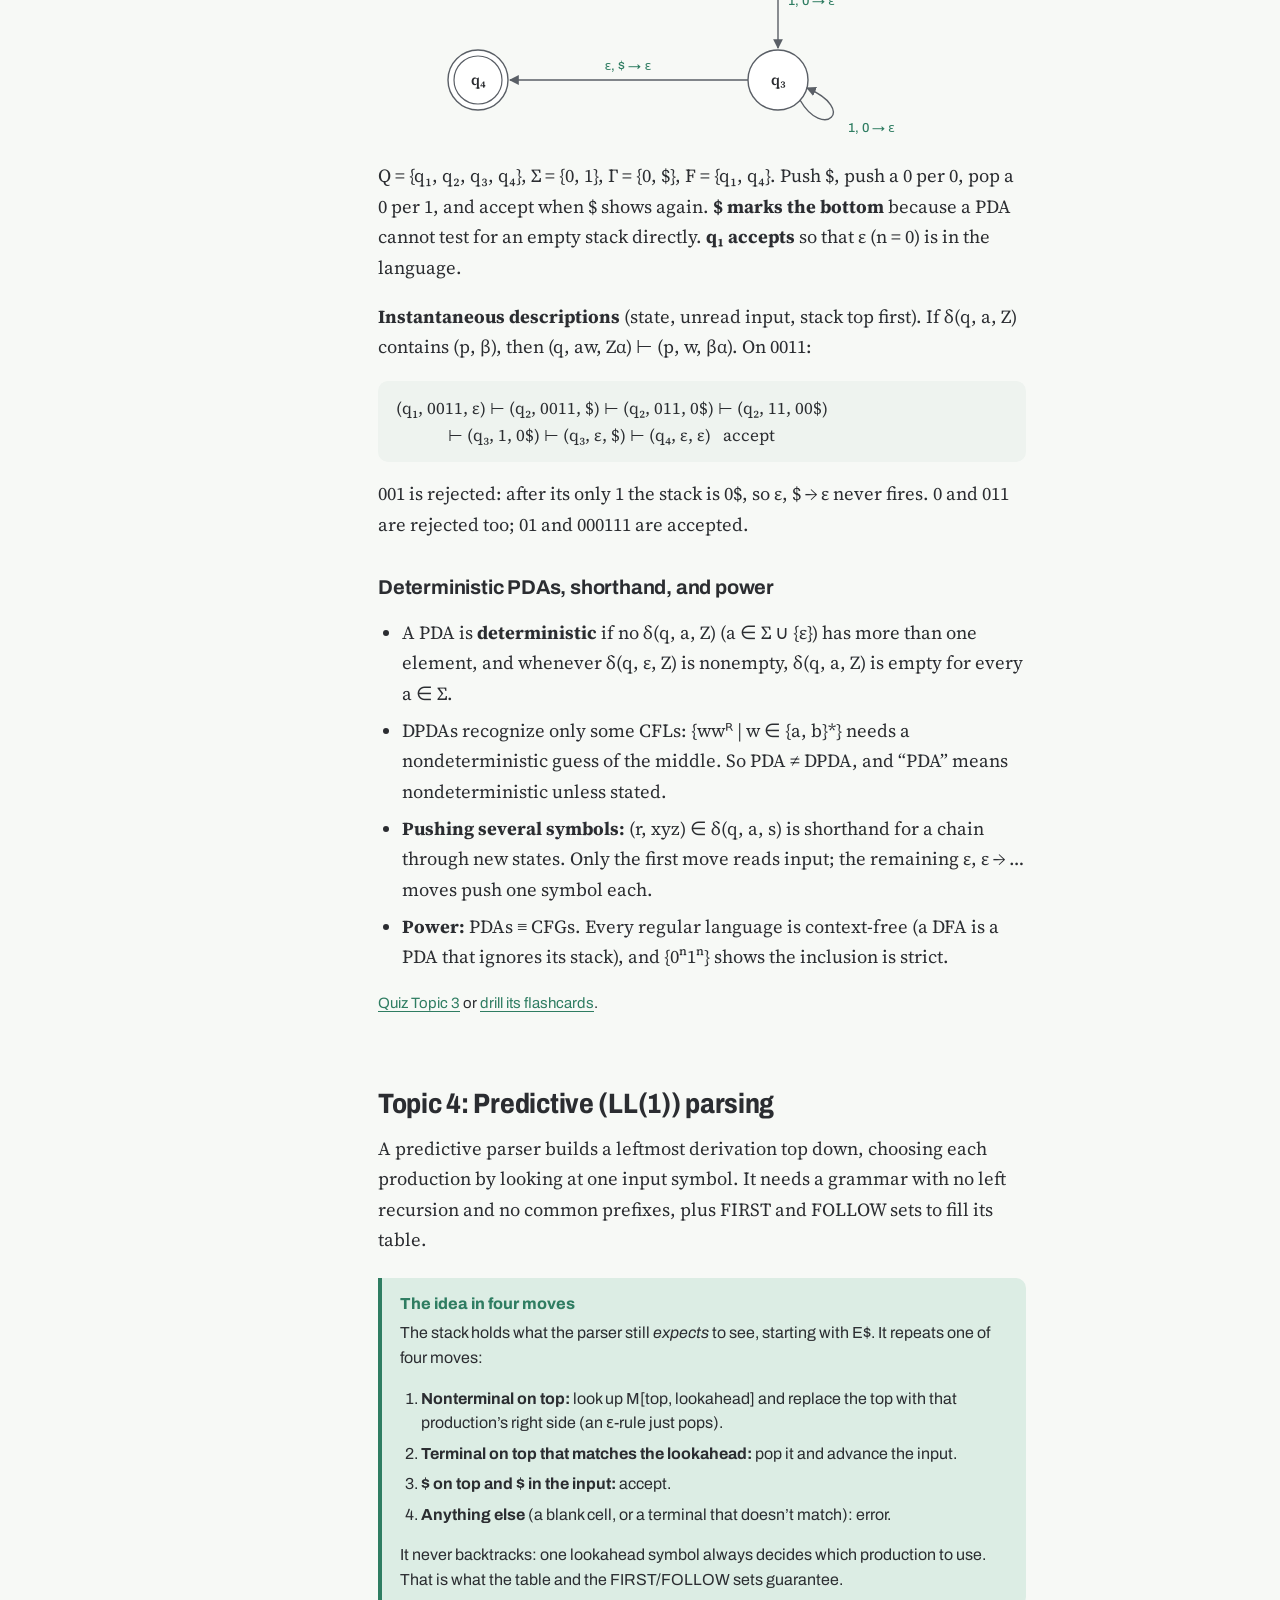
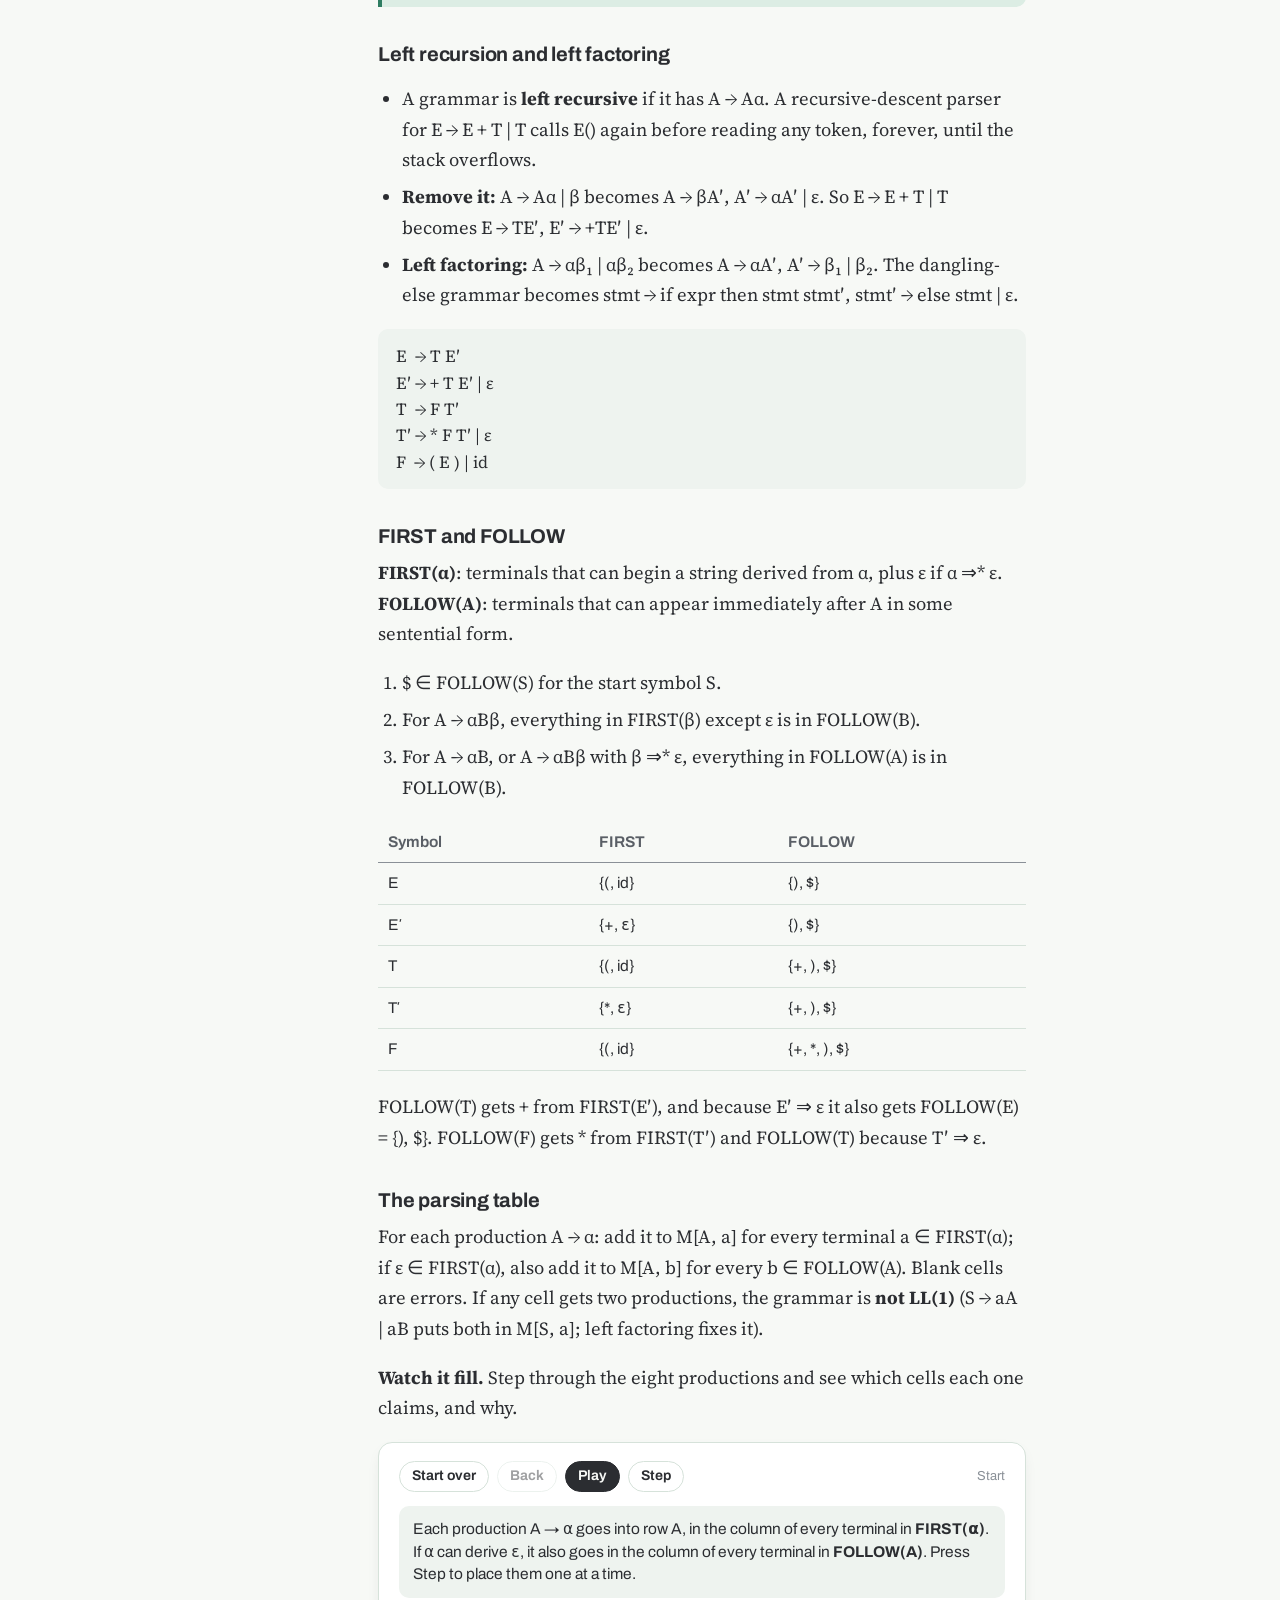
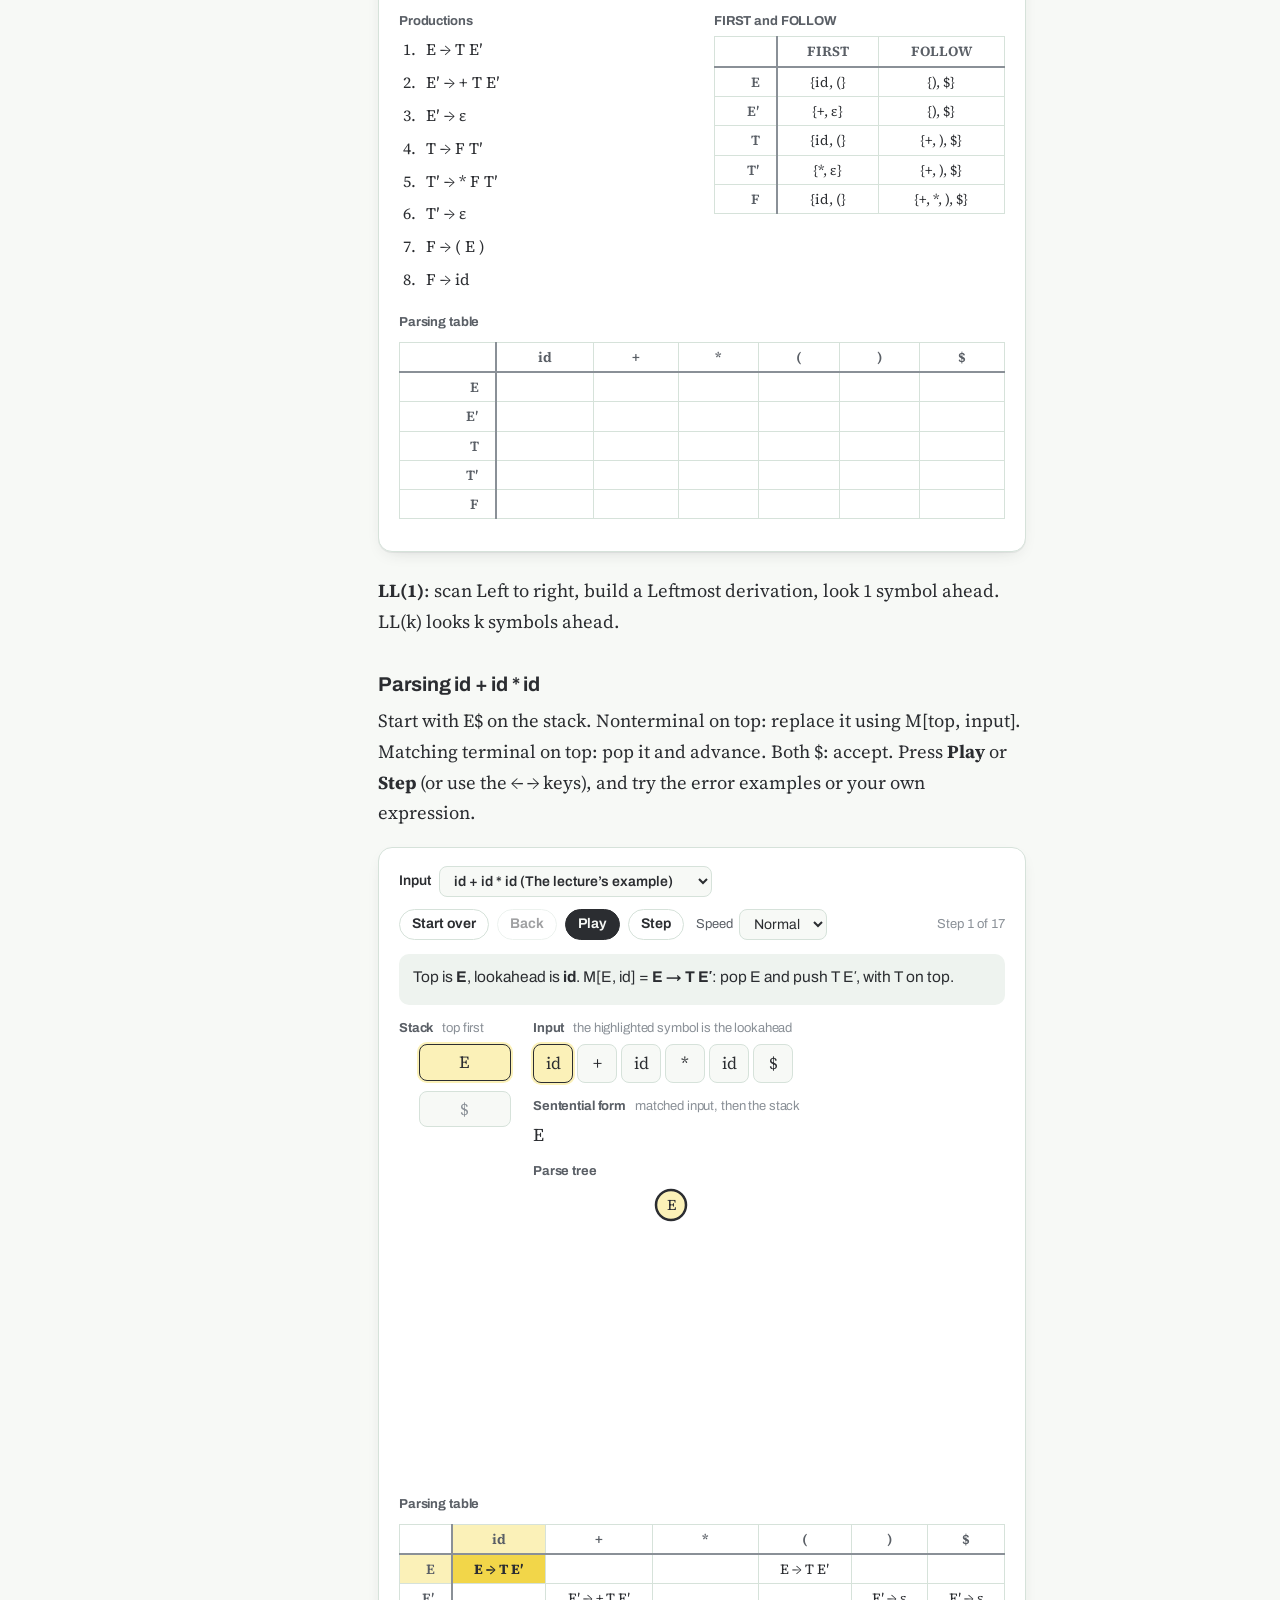
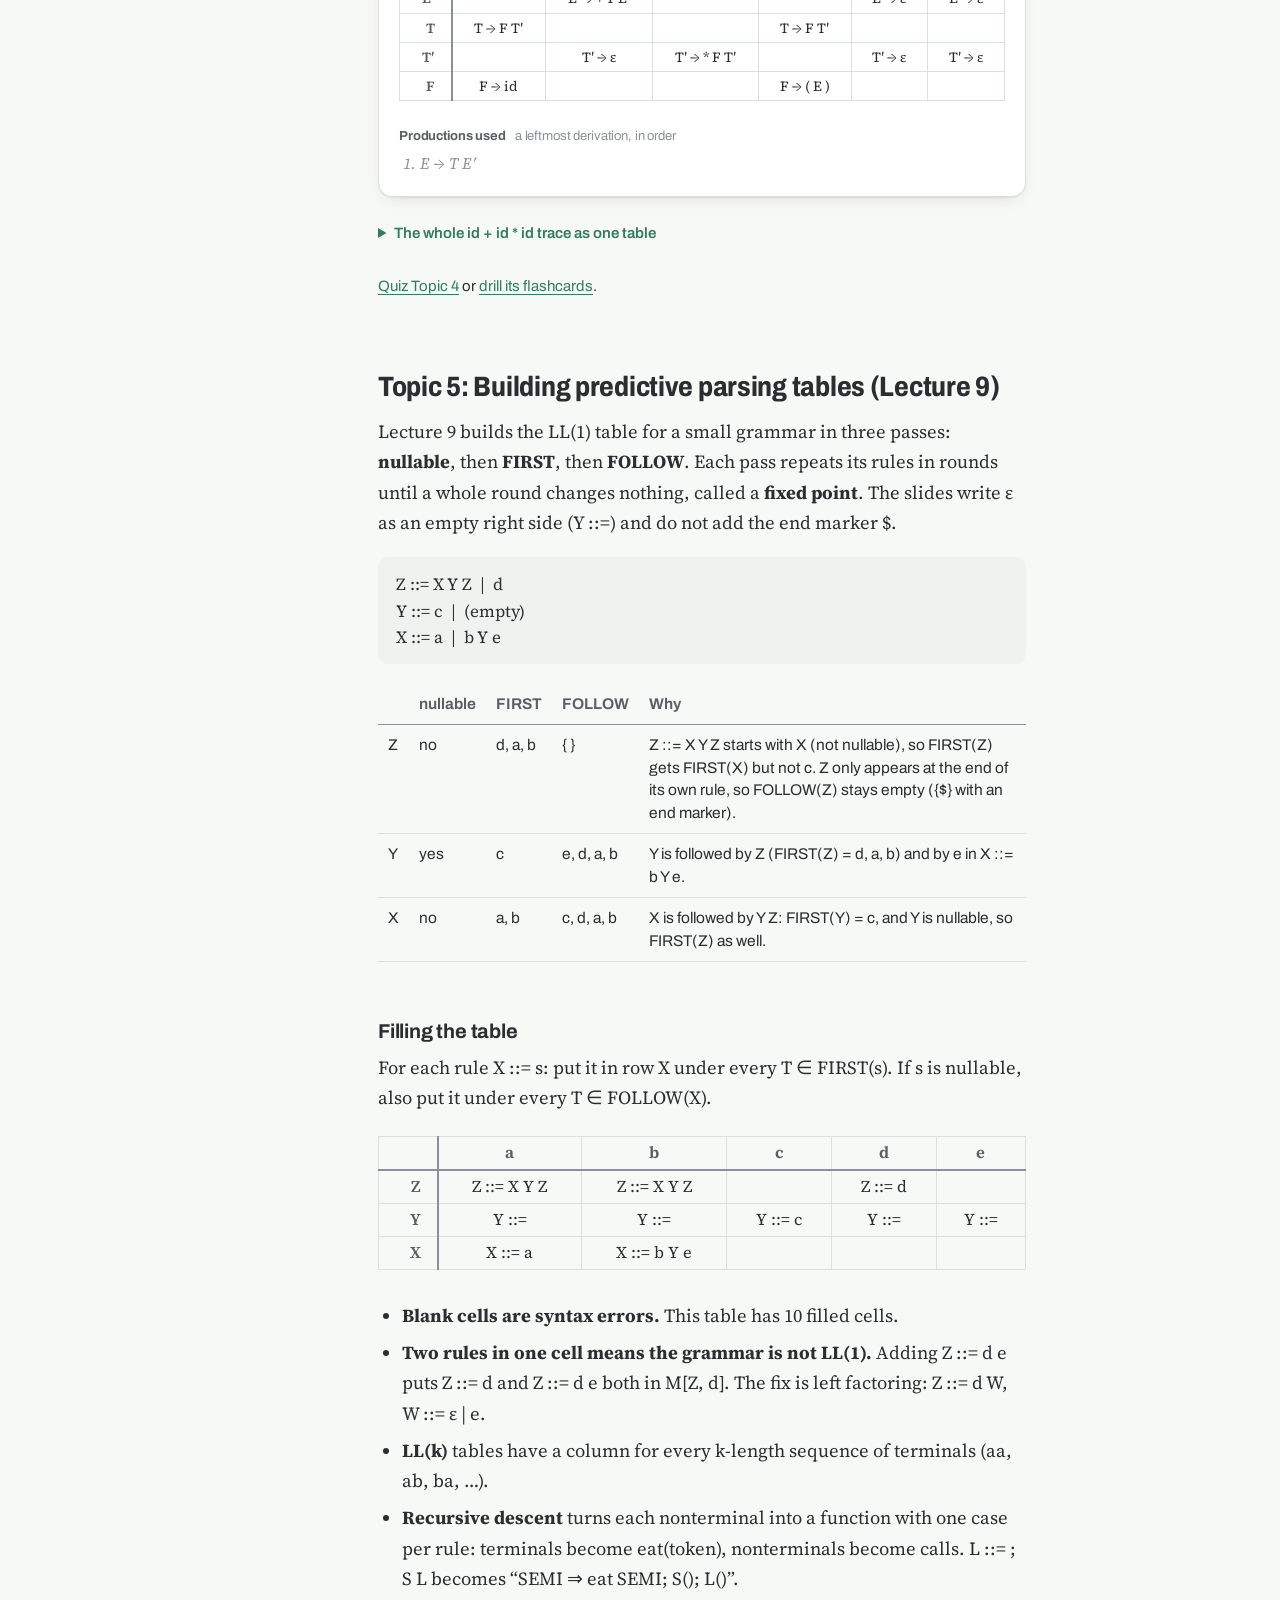
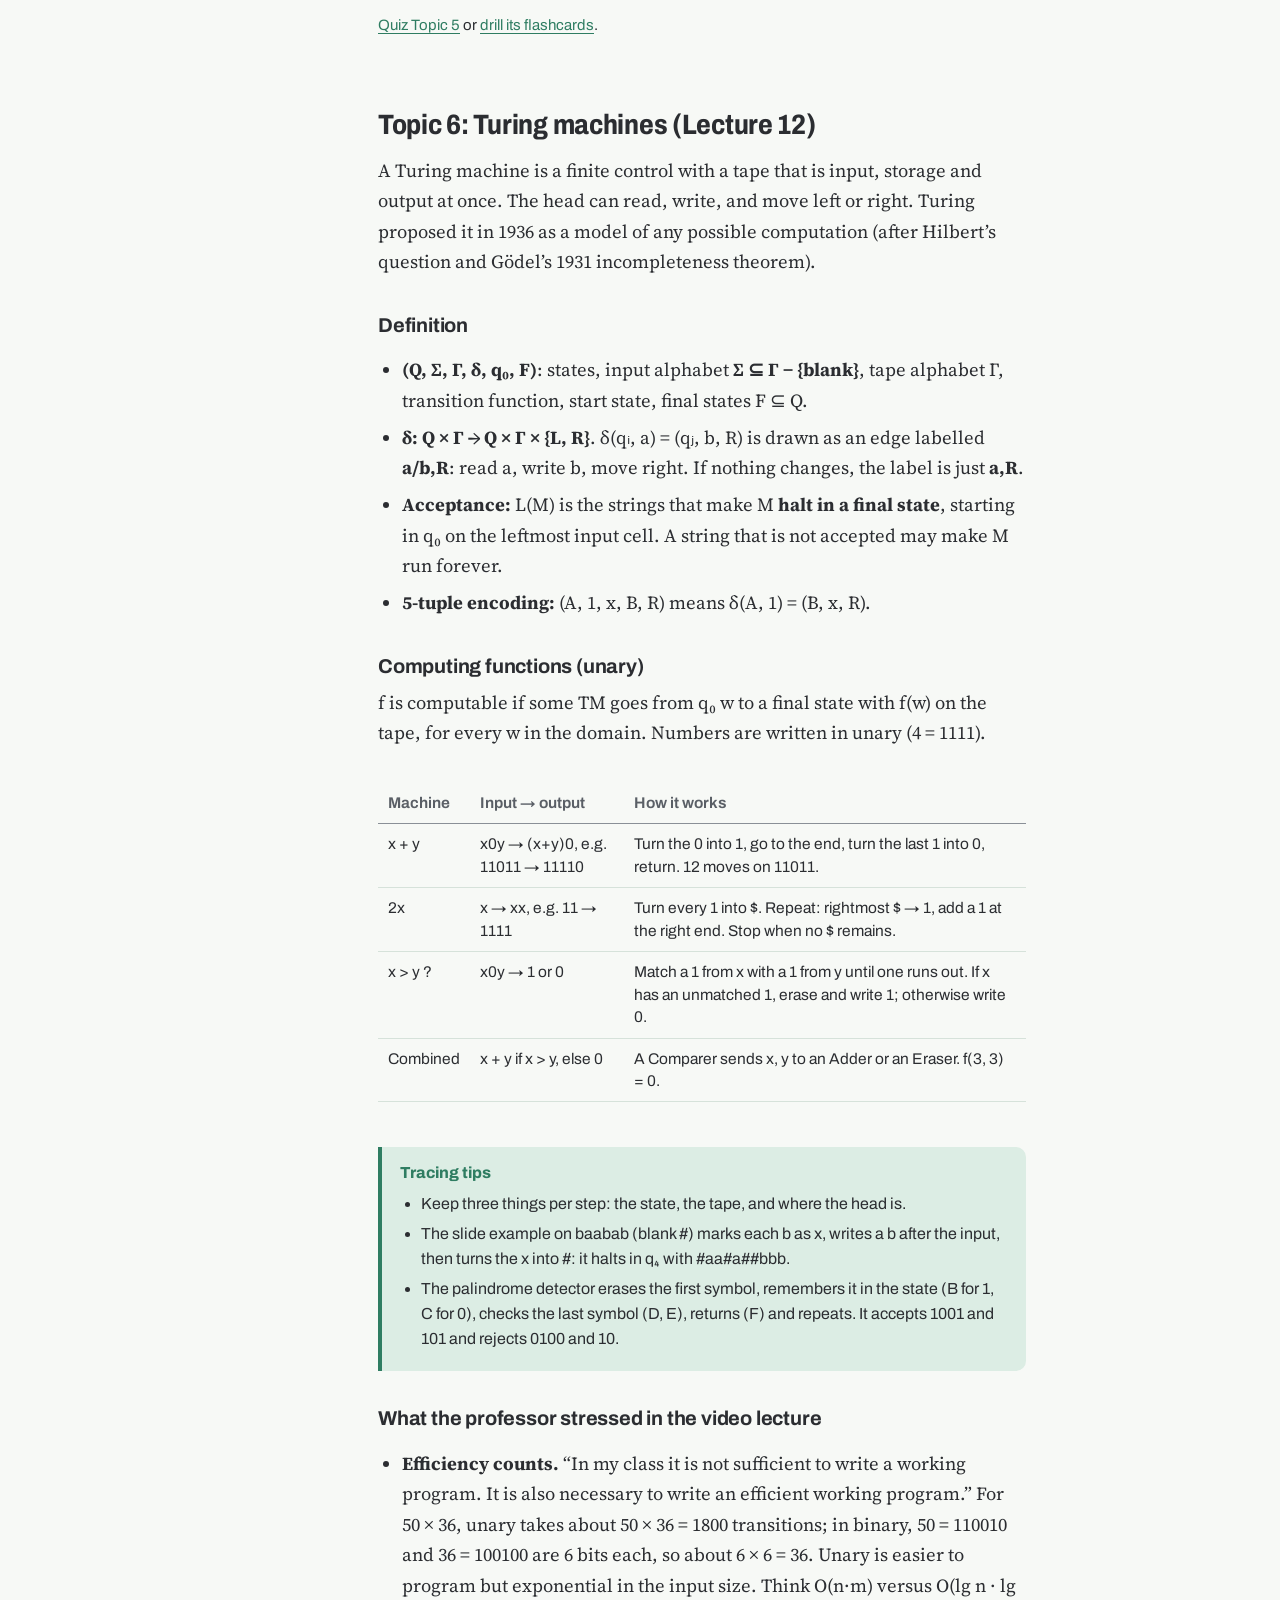
<file: m2/guide.html>
<!doctype html>
<html lang="en">
<head>
<meta charset="utf-8">
<meta name="viewport" content="width=device-width, initial-scale=1">
<title>Midterm 2 study guide — CIS*3150</title>
<link rel="icon" href="data:image/svg+xml,%3Csvg xmlns='http://www.w3.org/2000/svg' viewBox='0 0 32 32'%3E%3Ccircle cx='16' cy='16' r='13' fill='%2333363B'/%3E%3Ctext x='16' y='21' font-size='14' text-anchor='middle' fill='white' font-family='Arial' font-weight='700'%3EB%3C/text%3E%3C/svg%3E">
<link rel="preconnect" href="https://fonts.googleapis.com">
<link rel="preconnect" href="https://fonts.gstatic.com" crossorigin>
<link href="https://fonts.googleapis.com/css2?family=Archivo:wdth,wght@62..125,400..800&family=Source+Serif+4:ital,opsz,wght@0,8..60,400..700;1,8..60,400..700&display=swap" rel="stylesheet">
<link rel="stylesheet" href="../assets/style.css?v=20261111a">
<style>
  .diagram svg { width: 100%; max-width: 560px; height: auto; display: block; margin: 1.2em 0 .6em; }
  .diagram .st { fill: var(--card); stroke: var(--ink-2); stroke-width: 1.4; }
  .diagram .acc { fill: none; stroke: var(--ink-2); stroke-width: 1.2; }
  .diagram .sn { font: 600 15px var(--serif); fill: var(--ink); }
  .diagram .edge { stroke: var(--ink-2); stroke-width: 1.4; fill: none; }
  .diagram .lab { font: 500 13px var(--sans); fill: var(--form); }
  .prose pre.g { font-size: 17px; }
  .trace td:first-child, .trace td:nth-child(2) { font-family: var(--serif); white-space: nowrap; }
</style>
</head>
<body data-unit="m2">
<header id="site-head"></header>
<main class="wrap">
  <h1 style="font-size:clamp(32px,4.6vw,48px)">Midterm 2 study guide</h1>
  <p class="lede" style="margin-bottom:36px">Lectures 6, 7, 9, 12, 13 and 14 so far: designing grammars and ambiguity, simplifying grammars and Chomsky normal form, pushdown automata, predictive (LL(1)) parsing and parsing tables, Turing machines, recursive and RE languages, and the Post Correspondence Problem. New lectures will be added as they come.</p>

  <div class="guide-layout">
    <nav class="toc" aria-label="Contents">
      <ol id="toc"></ol>
    </nav>

    <article class="prose" id="guide">

<h2 id="glance">Covered so far</h2>
<p>The Midterm 2 topic list has not been announced, so this guide follows the lectures. The practice exam uses Midterm 1’s format (29 five-choice questions in 80 minutes) until the announcement says otherwise.</p>
<div class="table-scroll">
<table>
  <thead><tr><th>#</th><th>Topic</th><th>Lecture</th><th>Reading</th></tr></thead>
  <tbody>
    <tr><td>1</td><td><a href="#t1">CFG design and ambiguity</a></td><td>L06 Context-free grammars, part 2</td><td>Sipser 2.1 (Ex. 2.3, 2.8, 2.27)</td></tr>
    <tr><td>2</td><td><a href="#t2">Simplifying grammars and CNF</a></td><td>L06</td><td>Sipser 2.1 (Chomsky normal form)</td></tr>
    <tr><td>3</td><td><a href="#t3">Pushdown automata</a></td><td>L07 PDAs</td><td>Sipser 2.2</td></tr>
    <tr><td>4</td><td><a href="#t4">Predictive parsing</a></td><td>L07 Predictive parsers</td><td>Aho, Sethi &amp; Ullman 2.4 and pp. 176–190</td></tr>
    <tr><td>5</td><td><a href="#t5">Building parsing tables</a></td><td>L09 Parsing tables</td><td>Appel 3.2 (nullable, FIRST, FOLLOW)</td></tr>
    <tr><td>6</td><td><a href="#t6">Turing machines</a></td><td>L12 Turing machines, L13</td><td>Sipser 3.1</td></tr>
    <tr><td>7</td><td><a href="#t7">Decidability, enumerability and RE languages</a></td><td>L13, L14</td><td>Sipser 4.2 (pp. 202–209)</td></tr>
    <tr><td>8</td><td><a href="#t8">Post Correspondence Problem</a></td><td>L14 PCP</td><td>Sipser 5.2</td></tr>
  </tbody>
</table>
</div>

<h2 id="exercise">What the Oct 27 class exercise asked</h2>
<p>The class exercise had five short questions. They show which quick checks to expect alongside the longer problems. They also show that earlier material comes back: Question 1 was regular expressions from Midterm 1.</p>
<div class="table-scroll">
<table>
  <thead><tr><th>Q</th><th>Asked</th><th>What it tests</th><th>Format</th></tr></thead>
  <tbody>
    <tr><td>1</td><td>Which regex equation is NOT true?</td><td>Reading + as union; checking short strings such as ε and 0</td><td>5 choices, “All of these” / “None of these”</td></tr>
    <tr><td>2</td><td>True or false: T ⇒ aba (Sipser 2.3 grammar)</td><td>⇒ (one step) versus ⇒* (any number of steps)</td><td>True / False</td></tr>
    <tr><td>3</td><td>How many productions does S → AB | c, A → BS | a, B → bc | SA have?</td><td>Every alternative after | is its own production</td><td>6 choices</td></tr>
    <tr><td>4</td><td>How many leaves does the parse tree for c*(c) have?</td><td>The leaves spell the string</td><td>4 choices</td></tr>
    <tr><td>5</td><td>Left-factor statement → IF test THEN statement ELSE statement | IF test THEN statement</td><td>Take out the whole common prefix and keep the ε option</td><td>4 choices</td></tr>
  </tbody>
</table>
</div>
<details>
  <summary>Answers and why</summary>
  <ol>
    <li><b>(0+1)*01(0+1)* + 1*0* = 1(0+1)*</b> is false. The left side is every string: the strings containing 01, plus the strings with no 01, which are exactly 1*0*. The right side needs a leading 1, so ε and 0 are on the left but not on the right. The other two equations are true.</li>
    <li><b>False.</b> In one step T becomes only XTX, X or ε. T ⇒* aba is true: T ⇒ XTX ⇒ aTX ⇒ aXX ⇒ abX ⇒ aba.</li>
    <li><b>6.</b> The grammar has three lines but two productions on each.</li>
    <li><b>5</b>: c, *, (, c, ). The four E nodes are interior nodes.</li>
    <li><b>statement → IF test THEN statement A,  A → ELSE statement | ε.</b> Leaving out the ε means every IF needs an ELSE. Factoring out only IF test changes the language.</li>
  </ol>
</details>
<div class="callout"><span class="label">Quick checks that come up</span>
  <ul>
    <li><b>Read the arrow.</b> ⇒ is exactly one rule; ⇒* is zero or more rules.</li>
    <li><b>Count alternatives, not lines.</b> ε-rules count as productions.</li>
    <li><b>Leaves = the symbols of the string</b> (plus an ε leaf for each ε-rule used). Every parse tree of a string has the same leaves.</li>
    <li><b>To disprove a regex equation, test the shortest strings first</b> (ε, 0, 1, 01, 10). One string that is on one side but not the other is enough.</li>
  </ul>
</div>
<p class="practice-link"><a href="quiz.html?source=exercise">Quiz the class-exercise questions and variants</a>. The Midterm 1 regex question is in the <a href="../m1/quiz.html?topic=3">Midterm 1 Topic 3 quiz</a>.</p>

<h2 id="exercise-nov10">What the Nov 10 class exercise asked</h2>
<p>Four questions, all on Turing machines. Two are one-line facts; the other two need you to work something out.</p>
<div class="table-scroll">
<table>
  <thead><tr><th>Asked</th><th>What it tests</th><th>Format</th></tr></thead>
  <tbody>
    <tr><td>Bits for δ(q₃, 1) → (q₁, 1, L)</td><td>The Lecture 13 encoding: binary state numbers, then each digit encoded</td><td>5 choices</td></tr>
    <tr><td>In one move the TM …</td><td>A move writes, moves the head and may change state</td><td>4 choices, “All of these”</td></tr>
    <tr><td>Tape after the 1ˣ#1ʸ## machine runs on 2 and 3</td><td>Tracing a multi-state machine and recognizing what it computes</td><td>7 choices</td></tr>
    <tr><td>A TM is more powerful than …</td><td>TM vs finite automata and PDAs</td><td>4 choices, “Both (a) and (b)”</td></tr>
  </tbody>
</table>
</div>
<details>
  <summary>Answers and why</summary>
  <ul>
    <li><b>Encoding:</b> <code>1010 110 10 111110 10 110 10 110 11110</code> (q₃ = 11₂ → 10 10; symbol 1 → 10; q₁ → 10; L → 11110).</li>
    <li><b>One move:</b> all of these.</li>
    <li><b>None of these.</b> The machine multiplies and never writes a blank, so x and y stay on the tape: it halts with 11#111#111111 (11 111 111111). 111111 is only the result block (2 × 3), and 11 111 11111 is the 2 + 3 trap.</li>
    <li><b>More powerful than:</b> both finite automata and PDAs.</li>
  </ul>
</details>
<p class="practice-link"><a href="quiz.html?source=exercise">Quiz the class-exercise questions and variants</a>.</p>

<!-- ======================= TOPIC 1 ======================= -->
<h2 id="t1">Topic 1: Designing grammars and ambiguity</h2>
<p>Designing a CFG takes some creativity, but most grammars are built from a few patterns. Ambiguity is a property of a grammar, decided by counting parse trees.</p>

<h3 id="t1-design">Design patterns</h3>
<table>
  <thead><tr><th>Pattern</th><th>Language</th><th>Grammar</th></tr></thead>
  <tbody>
    <tr><td>Union</td><td>{0ⁿ1ⁿ} ∪ {1ⁿ0ⁿ}, n ≥ 0</td><td>S → S₁ | S₂,  S₁ → 0S₁1 | ε,  S₂ → 1S₂0 | ε</td></tr>
    <tr><td>Concatenation of independent parts</td><td>aⁿbⁿcᵐdᵐ, n, m ≥ 1</td><td>S → AB,  A → aAb | ab,  B → cBd | cd</td></tr>
    <tr><td>Nesting, outside in</td><td>aⁿbᵐcᵐdⁿ, n, m ≥ 1</td><td>S → aSd | aBd,  B → bBc | bc</td></tr>
    <tr><td>Mirror</td><td>Palindromes over {a, b}</td><td>S → aSa | bSb | a | b | ε</td></tr>
    <tr><td>Balance counter</td><td>Equal a’s and b’s, nonempty</td><td>S → aB | bA,  A → a | aS | bAA,  B → b | bS | aBB</td></tr>
    <tr><td>Balance counter</td><td>One more b than a</td><td>S → bB | aSS,  B → ε | aS | bA,  A → aB | bAA</td></tr>
  </tbody>
</table>
<p>For the counter grammars, read each variable as a debt: A derives strings with one extra a, B strings with one extra b. Derivation of bab in the one-more-b grammar (rules 1, 4, 1, 3): S ⇒ bB ⇒ baS ⇒ babB ⇒ bab.</p>
<div class="callout"><span class="label">Watch the boundaries</span>
<ul>
  <li>For aⁿbᵐcᵐdⁿ with n ≥ 1, S → aSd | B lets n be 0 (it generates bc). The base must be aBd.</li>
  <li>S → 0S1 | 1S0 | ε is not {0ⁿ1ⁿ} ∪ {1ⁿ0ⁿ}: it mixes the patterns and generates 0101. Keep the parts in separate variables.</li>
</ul></div>

<h3 id="t1-sipser">Sipser Exercise 2.3, worked</h3>
<pre class="g">R → XRX | S
S → aTb | bTa
T → XTX | X | ε
X → a | b</pre>
<table>
  <thead><tr><th>Question</th><th>Answer</th><th>Why</th></tr></thead>
  <tbody>
    <tr><td>Variables, terminals, start</td><td>{R, S, T, X}; {a, b}; R</td><td>Variables are the left-hand sides</td></tr>
    <tr><td>T ⇒ T</td><td>False</td><td>⇒ is exactly one step, and every T-rule changes T</td></tr>
    <tr><td>T ⇒* T</td><td>True</td><td>⇒* allows zero steps</td></tr>
    <tr><td>T ⇒ aba</td><td>False</td><td>One step only gives XTX, X or ε</td></tr>
    <tr><td>T ⇒* aba, XXX ⇒* aba</td><td>True</td><td>T ⇒ XTX ⇒ XXX ⇒* aba</td></tr>
    <tr><td>X ⇒* aba</td><td>False</td><td>X only gives a or b</td></tr>
    <tr><td>T ⇒* XX, T ⇒* XXX</td><td>True</td><td>T ⇒ XTX, then T → ε or T → X</td></tr>
    <tr><td>S ⇒* ε</td><td>False</td><td>S always produces at least a…b or b…a</td></tr>
    <tr><td>In L(G)</td><td>ab, ba, aab, abb</td><td>Not in L(G): ε, a, aa, aba, abba</td></tr>
  </tbody>
</table>
<p><strong>L(G) is every non-palindrome</strong> over {a, b}: S → aTb | bTa forces a mismatched pair at mirrored positions, T fills any middle, and R → XRX adds the same number of arbitrary symbols on each side.</p>

<h3 id="t1-amb">Ambiguity</h3>
<p>A grammar is <strong>ambiguous</strong> if some string has two distinct leftmost derivations, or equivalently two distinct parse trees. Every derivable string has both a leftmost and a rightmost derivation, so that alone proves nothing.</p>
<p>E → E + E | E * E | (E) | x | y | z gives x + y * z two trees, so it is ambiguous:</p>
<div class="tree-row" id="tree-xyz"></div>
<p>S → AS | a | b, A → SS | ab gives abb two trees:</p>
<div class="tree-row" id="tree-abb"></div>
<p><strong>Why it matters:</strong> a compiler gets meaning from the parse tree, so two trees mean two meanings (multiply first or add first). Sipser 2.8: “the girl touches the boy with the flower” can mean she uses the flower, or he has it. Sipser 2.27: in “if c then if c then s else s” the else can attach to either if (the <strong>dangling else</strong>).</p>
<p><strong>Removing ambiguity</strong> (when possible): give each precedence level its own variable, E → E + T | T, T → T * F | F, F → (E) | x | y | z, so * is always built below +.</p>

<h3 id="t1-g14">Which of G₁–G₄ are ambiguous?</h3>
<table>
  <thead><tr><th>Grammar</th><th>Ambiguous?</th><th>Why</th></tr></thead>
  <tbody>
    <tr><td>G₁: S → SS | AB,  A → Aa | a,  B → Bb | b</td><td>Yes</td><td>S → SS groups three blocks two ways: ababab = (ab ab) ab or ab (ab ab)</td></tr>
    <tr><td>G₂: S → (L) | a,  L → LS | S</td><td>No</td><td>The list inside parentheses is built in one fixed order</td></tr>
    <tr><td>G₃: S → AA,  A → aA | b</td><td>No</td><td>A generates a*b, so the first A must end at the first b</td></tr>
    <tr><td>G₄: S → SS | (S) | x | y | z</td><td>Yes</td><td>xyz = (xy)z or x(yz)</td></tr>
  </tbody>
</table>
<p class="small muted">Checked by counting parse trees for every string up to length 6.</p>
<p class="practice-link"><a href="quiz.html?topic=1">Quiz Topic 1</a> or <a href="cards.html?topic=1">drill its flashcards</a>.</p>

<!-- ======================= TOPIC 2 ======================= -->
<h2 id="t2">Topic 2: Simplifying grammars and Chomsky normal form</h2>

<h3 id="t2-null">Nullable variables and removing ε-rules</h3>
<ul>
  <li>A is <strong>nullable</strong> if A → ε is a rule, or A → B₁…Bₙ with every Bᵢ nullable. Nothing else is. Equivalently, A ⇒* ε.</li>
  <li>To remove ε-rules: for each rule, add every version with some nullable variables deleted (never an empty right side), then drop the ε-rules. Keep S → ε only if S itself was nullable.</li>
</ul>
<p><strong>Worked example (lecture).</strong></p>
<table>
  <thead><tr><th>Original</th><th>After removing ε-rules</th></tr></thead>
  <tbody>
    <tr><td>S → AACD</td><td>S → AACD | ACD | CD | AAC | AC | C</td></tr>
    <tr><td>A → aAb | ε</td><td>A → aAb | ab</td></tr>
    <tr><td>C → aC | a</td><td>C → aC | a</td></tr>
    <tr><td>D → aDa | bDb | ε</td><td>D → aDa | bDb | aa | bb</td></tr>
  </tbody>
</table>
<p>Nullable = {A, D}. C always produces an a, so C stays in every S-rule and S is not nullable (no S → ε). The new S → C is a <strong>unit rule</strong>; removing it gives S → … | aC | a.</p>

<h3 id="t2-cnf">Chomsky normal form</h3>
<p>Every rule is <strong>A → BC</strong> or <strong>A → a</strong>, where B and C are not the start variable; S → ε is also allowed. Every context-free language has a CNF grammar (Sipser Theorem 2.9), and a CNF derivation of a string of length n ≥ 1 takes exactly 2n − 1 steps.</p>
<ol>
  <li>Eliminate ε-rules.</li>
  <li>Eliminate unit rules (A → B): give A all of B’s right sides.</li>
  <li>Make each right side a single terminal or only variables: replace a terminal a inside a longer rule with a new Xₐ → a.</li>
  <li>Split rules with three or more variables into pairs.</li>
</ol>
<p><strong>Worked example (lecture):</strong> S → ABC | c, A → BC | Aa | a, B → b, C → c. There are no ε-rules or unit rules. A → BC, A → a, B → b, C → c and S → c are already fine.</p>
<table>
  <thead><tr><th>Rule</th><th>Problem</th><th>CNF version</th></tr></thead>
  <tbody>
    <tr><td>A → Aa</td><td>Terminal in a long rule</td><td>A → AXₐ,  Xₐ → a</td></tr>
    <tr><td>S → ABC</td><td>Three variables</td><td>S → AD,  D → BC  (or S → DC, D → AB)</td></tr>
  </tbody>
</table>
<p>Result: S → AD | c,  D → BC,  A → BC | AXₐ | a,  B → b,  C → c,  Xₐ → a.</p>
<p class="practice-link"><a href="quiz.html?topic=2">Quiz Topic 2</a> or <a href="cards.html?topic=2">drill its flashcards</a>.</p>

<!-- ======================= TOPIC 3 ======================= -->
<h2 id="t3">Topic 3: Pushdown automata</h2>
<p>A PDA is an NFA with a stack. The stack gives unbounded memory, and PDAs recognize exactly the context-free languages.</p>

<h3 id="t3-def">Formal definition</h3>
<p>A PDA is a 6-tuple M = (Q, Σ, Γ, δ, q₀, F): states, input alphabet, <strong>stack alphabet Γ</strong>, transition function, start state, accept states.</p>
<pre>δ: Q × Σ_ε × Γ_ε → P(Q × Γ_ε)</pre>
<p>Given a state, an input symbol (or ε) and a stack symbol (or ε), δ returns every possible (next state, symbol to push). The lecture writes the pair as P(Γ_ε × Q); the meaning is the same. On a diagram, <strong>a, b → c</strong> means read a, pop b, push c, and any of them may be ε.</p>

<h3 id="t3-m1">Example: M₁ for {0ⁿ1ⁿ | n ≥ 0}</h3>
<div class="diagram" role="img" aria-label="State diagram of PDA M1: q1 to q2 on epsilon, epsilon to dollar; q2 loops on 0, epsilon to 0; q2 to q3 on 1, 0 to epsilon; q3 loops on 1, 0 to epsilon; q3 to q4 on epsilon, dollar to epsilon. q1 and q4 accept.">
<svg viewBox="0 0 560 300" aria-hidden="true">
  <defs><marker id="pa" viewBox="0 0 10 10" refX="9" refY="5" markerWidth="7" markerHeight="7" orient="auto-start-reverse"><path d="M0 0L10 5L0 10z" style="fill:var(--ink-2)"/></marker></defs>
  <path class="edge" d="M24 70H62" marker-end="url(#pa)"/>
  <circle class="st" cx="100" cy="70" r="30"/><circle class="acc" cx="100" cy="70" r="24"/><text class="sn" x="100" y="75" text-anchor="middle">q₁</text>
  <circle class="st" cx="400" cy="70" r="30"/><text class="sn" x="400" y="75" text-anchor="middle">q₂</text>
  <circle class="st" cx="400" cy="230" r="30"/><text class="sn" x="400" y="235" text-anchor="middle">q₃</text>
  <circle class="st" cx="100" cy="230" r="30"/><circle class="acc" cx="100" cy="230" r="24"/><text class="sn" x="100" y="235" text-anchor="middle">q₄</text>
  <path class="edge" d="M130 70H368" marker-end="url(#pa)"/><text class="lab" x="250" y="60" text-anchor="middle">ε, ε → $</text>
  <path class="edge" d="M422 50C445 10 480 40 429 62" marker-end="url(#pa)"/><text class="lab" x="470" y="28">0, ε → 0</text>
  <path class="edge" d="M400 100V198" marker-end="url(#pa)"/><text class="lab" x="410" y="155">1, 0 → ε</text>
  <path class="edge" d="M422 250C445 290 480 260 429 238" marker-end="url(#pa)"/><text class="lab" x="470" y="282">1, 0 → ε</text>
  <path class="edge" d="M370 230H132" marker-end="url(#pa)"/><text class="lab" x="250" y="220" text-anchor="middle">ε, $ → ε</text>
</svg>
</div>
<p>Q = {q₁, q₂, q₃, q₄}, Σ = {0, 1}, Γ = {0, $}, F = {q₁, q₄}. Push $, push a 0 per 0, pop a 0 per 1, and accept when $ shows again. <strong>$ marks the bottom</strong> because a PDA cannot test for an empty stack directly. <strong>q₁ accepts</strong> so that ε (n = 0) is in the language.</p>
<p><strong>Instantaneous descriptions</strong> (state, unread input, stack top first). If δ(q, a, Z) contains (p, β), then (q, aw, Zα) ⊢ (p, w, βα). On 0011:</p>
<pre>(q₁, 0011, ε) ⊢ (q₂, 0011, $) ⊢ (q₂, 011, 0$) ⊢ (q₂, 11, 00$)
             ⊢ (q₃, 1, 0$) ⊢ (q₃, ε, $) ⊢ (q₄, ε, ε)   accept</pre>
<p>001 is rejected: after its only 1 the stack is 0$, so ε, $ → ε never fires. 0 and 011 are rejected too; 01 and 000111 are accepted.</p>

<h3 id="t3-dpda">Deterministic PDAs, shorthand, and power</h3>
<ul>
  <li>A PDA is <strong>deterministic</strong> if no δ(q, a, Z) (a ∈ Σ ∪ {ε}) has more than one element, and whenever δ(q, ε, Z) is nonempty, δ(q, a, Z) is empty for every a ∈ Σ.</li>
  <li>DPDAs recognize only some CFLs: {wwᴿ | w ∈ {a, b}*} needs a nondeterministic guess of the middle. So PDA ≠ DPDA, and “PDA” means nondeterministic unless stated.</li>
  <li><strong>Pushing several symbols:</strong> (r, xyz) ∈ δ(q, a, s) is shorthand for a chain through new states. Only the first move reads input; the remaining ε, ε → … moves push one symbol each.</li>
  <li><strong>Power:</strong> PDAs ≡ CFGs. Every regular language is context-free (a DFA is a PDA that ignores its stack), and {0ⁿ1ⁿ} shows the inclusion is strict.</li>
</ul>
<p class="practice-link"><a href="quiz.html?topic=3">Quiz Topic 3</a> or <a href="cards.html?topic=3">drill its flashcards</a>.</p>

<!-- ======================= TOPIC 4 ======================= -->
<h2 id="t4">Topic 4: Predictive (LL(1)) parsing</h2>
<p>A predictive parser builds a leftmost derivation top down, choosing each production by looking at one input symbol. It needs a grammar with no left recursion and no common prefixes, plus FIRST and FOLLOW sets to fill its table.</p>
<div class="callout"><span class="label">The idea in four moves</span>
<p>The stack holds what the parser still <em>expects</em> to see, starting with E$. It repeats one of four moves:</p>
<ol>
  <li><strong>Nonterminal on top:</strong> look up M[top, lookahead] and replace the top with that production’s right side (an ε-rule just pops).</li>
  <li><strong>Terminal on top that matches the lookahead:</strong> pop it and advance the input.</li>
  <li><strong>$ on top and $ in the input:</strong> accept.</li>
  <li><strong>Anything else</strong> (a blank cell, or a terminal that doesn’t match): error.</li>
</ol>
<p>It never backtracks: one lookahead symbol always decides which production to use. That is what the table and the FIRST/FOLLOW sets guarantee.</p></div>

<h3 id="t4-lr">Left recursion and left factoring</h3>
<ul>
  <li>A grammar is <strong>left recursive</strong> if it has A → Aα. A recursive-descent parser for E → E + T | T calls E() again before reading any token, forever, until the stack overflows.</li>
  <li><strong>Remove it:</strong> A → Aα | β becomes A → βA′, A′ → αA′ | ε. So E → E + T | T becomes E → TE′, E′ → +TE′ | ε.</li>
  <li><strong>Left factoring:</strong> A → αβ₁ | αβ₂ becomes A → αA′, A′ → β₁ | β₂. The dangling-else grammar becomes stmt → if expr then stmt stmt′, stmt′ → else stmt | ε.</li>
</ul>
<pre class="g">E  → T E′
E′ → + T E′ | ε
T  → F T′
T′ → * F T′ | ε
F  → ( E ) | id</pre>

<h3 id="t4-ff">FIRST and FOLLOW</h3>
<p><strong>FIRST(α)</strong>: terminals that can begin a string derived from α, plus ε if α ⇒* ε. <strong>FOLLOW(A)</strong>: terminals that can appear immediately after A in some sentential form.</p>
<ol>
  <li>$ ∈ FOLLOW(S) for the start symbol S.</li>
  <li>For A → αBβ, everything in FIRST(β) except ε is in FOLLOW(B).</li>
  <li>For A → αB, or A → αBβ with β ⇒* ε, everything in FOLLOW(A) is in FOLLOW(B).</li>
</ol>
<table>
  <thead><tr><th>Symbol</th><th>FIRST</th><th>FOLLOW</th></tr></thead>
  <tbody>
    <tr><td>E</td><td>{(, id}</td><td>{), $}</td></tr>
    <tr><td>E′</td><td>{+, ε}</td><td>{), $}</td></tr>
    <tr><td>T</td><td>{(, id}</td><td>{+, ), $}</td></tr>
    <tr><td>T′</td><td>{*, ε}</td><td>{+, ), $}</td></tr>
    <tr><td>F</td><td>{(, id}</td><td>{+, *, ), $}</td></tr>
  </tbody>
</table>
<p>FOLLOW(T) gets + from FIRST(E′), and because E′ ⇒ ε it also gets FOLLOW(E) = {), $}. FOLLOW(F) gets * from FIRST(T′) and FOLLOW(T) because T′ ⇒ ε.</p>

<h3 id="t4-table">The parsing table</h3>
<p>For each production A → α: add it to M[A, a] for every terminal a ∈ FIRST(α); if ε ∈ FIRST(α), also add it to M[A, b] for every b ∈ FOLLOW(A). Blank cells are errors. If any cell gets two productions, the grammar is <strong>not LL(1)</strong> (S → aA | aB puts both in M[S, a]; left factoring fixes it).</p>
<p><strong>Watch it fill.</strong> Step through the eight productions and see which cells each one claims, and why.</p>
<div id="llb"><div class="table-scroll" id="ll-table"></div></div>
<p><strong>LL(1)</strong>: scan Left to right, build a Leftmost derivation, look 1 symbol ahead. LL(k) looks k symbols ahead.</p>

<h3 id="t4-trace">Parsing id + id * id</h3>
<p>Start with E$ on the stack. Nonterminal on top: replace it using M[top, input]. Matching terminal on top: pop it and advance. Both $: accept. Press <strong>Play</strong> or <strong>Step</strong> (or use the ← → keys), and try the error examples or your own expression.</p>
<div id="llv"></div>
<details class="trace-details"><summary>The whole id + id * id trace as one table</summary>
<div class="table-scroll">
<table class="trace">
  <thead><tr><th>Stack (top first)</th><th>Input</th><th>Action</th></tr></thead>
  <tbody>
    <tr><td>E$</td><td>id + id * id $</td><td>E → TE′</td></tr>
    <tr><td>TE′$</td><td>id + id * id $</td><td>T → FT′</td></tr>
    <tr><td>FT′E′$</td><td>id + id * id $</td><td>F → id</td></tr>
    <tr><td>idT′E′$</td><td>id + id * id $</td><td>match id</td></tr>
    <tr><td>T′E′$</td><td>+ id * id $</td><td>T′ → ε</td></tr>
    <tr><td>E′$</td><td>+ id * id $</td><td>E′ → +TE′</td></tr>
    <tr><td>+TE′$</td><td>+ id * id $</td><td>match +</td></tr>
    <tr><td>TE′$</td><td>id * id $</td><td>T → FT′</td></tr>
    <tr><td>FT′E′$</td><td>id * id $</td><td>F → id</td></tr>
    <tr><td>idT′E′$</td><td>id * id $</td><td>match id</td></tr>
    <tr><td>T′E′$</td><td>* id $</td><td>T′ → *FT′</td></tr>
    <tr><td>*FT′E′$</td><td>* id $</td><td>match *</td></tr>
    <tr><td>FT′E′$</td><td>id $</td><td>F → id</td></tr>
    <tr><td>idT′E′$</td><td>id $</td><td>match id</td></tr>
    <tr><td>T′E′$</td><td>$</td><td>T′ → ε</td></tr>
    <tr><td>E′$</td><td>$</td><td>E′ → ε</td></tr>
    <tr><td>$</td><td>$</td><td>accept</td></tr>
  </tbody>
</table>
</div>
</details>
<p class="practice-link"><a href="quiz.html?topic=4">Quiz Topic 4</a> or <a href="cards.html?topic=4">drill its flashcards</a>.</p>

<!-- ======================= TOPIC 5 ======================= -->
<h2 id="t5">Topic 5: Building predictive parsing tables (Lecture 9)</h2>
<p>Lecture 9 builds the LL(1) table for a small grammar in three passes: <b>nullable</b>, then <b>FIRST</b>, then <b>FOLLOW</b>. Each pass repeats its rules in rounds until a whole round changes nothing, called a <b>fixed point</b>. The slides write ε as an empty right side (Y ::=) and do not add the end marker $.</p>
<pre class="g">Z ::= X Y Z  |  d
Y ::= c  |  (empty)
X ::= a  |  b Y e</pre>
<div class="table-scroll">
<table>
  <thead><tr><th></th><th>nullable</th><th>FIRST</th><th>FOLLOW</th><th>Why</th></tr></thead>
  <tbody>
    <tr><td>Z</td><td>no</td><td>d, a, b</td><td>{ }</td><td>Z ::= X Y Z starts with X (not nullable), so FIRST(Z) gets FIRST(X) but not c. Z only appears at the end of its own rule, so FOLLOW(Z) stays empty ({$} with an end marker).</td></tr>
    <tr><td>Y</td><td>yes</td><td>c</td><td>e, d, a, b</td><td>Y is followed by Z (FIRST(Z) = d, a, b) and by e in X ::= b Y e.</td></tr>
    <tr><td>X</td><td>no</td><td>a, b</td><td>c, d, a, b</td><td>X is followed by Y Z: FIRST(Y) = c, and Y is nullable, so FIRST(Z) as well.</td></tr>
  </tbody>
</table>
</div>
<h3 id="t5-table">Filling the table</h3>
<p>For each rule X ::= s: put it in row X under every T ∈ FIRST(s). If s is nullable, also put it under every T ∈ FOLLOW(X).</p>
<div class="table-scroll">
<table class="mini ttable">
  <thead><tr><th></th><th>a</th><th>b</th><th>c</th><th>d</th><th>e</th></tr></thead>
  <tbody>
    <tr><th scope="row">Z</th><td>Z ::= X Y Z</td><td>Z ::= X Y Z</td><td></td><td>Z ::= d</td><td></td></tr>
    <tr><th scope="row">Y</th><td>Y ::=</td><td>Y ::=</td><td>Y ::= c</td><td>Y ::=</td><td>Y ::=</td></tr>
    <tr><th scope="row">X</th><td>X ::= a</td><td>X ::= b Y e</td><td></td><td></td><td></td></tr>
  </tbody>
</table>
</div>
<ul>
  <li><b>Blank cells are syntax errors.</b> This table has 10 filled cells.</li>
  <li><b>Two rules in one cell means the grammar is not LL(1).</b> Adding Z ::= d e puts Z ::= d and Z ::= d e both in M[Z, d]. The fix is left factoring: Z ::= d W, W ::= ε | e.</li>
  <li><b>LL(k)</b> tables have a column for every k-length sequence of terminals (aa, ab, ba, …).</li>
  <li><b>Recursive descent</b> turns each nonterminal into a function with one case per rule: terminals become eat(token), nonterminals become calls. L ::= ; S L becomes “SEMI ⇒ eat SEMI; S(); L()”.</li>
</ul>
<p class="practice-link"><a href="quiz.html?topic=5">Quiz Topic 5</a> or <a href="cards.html?topic=5">drill its flashcards</a>.</p>

<!-- ======================= TOPIC 6 ======================= -->
<h2 id="t6">Topic 6: Turing machines (Lecture 12)</h2>
<p>A Turing machine is a finite control with a tape that is input, storage and output at once. The head can read, write, and move left or right. Turing proposed it in 1936 as a model of any possible computation (after Hilbert’s question and Gödel’s 1931 incompleteness theorem).</p>
<h3 id="t6-def">Definition</h3>
<ul>
  <li><b>(Q, Σ, Γ, δ, q₀, F)</b>: states, input alphabet <b>Σ ⊆ Γ − {blank}</b>, tape alphabet Γ, transition function, start state, final states F ⊆ Q.</li>
  <li><b>δ: Q × Γ → Q × Γ × {L, R}</b>. δ(qᵢ, a) = (qⱼ, b, R) is drawn as an edge labelled <b>a/b,R</b>: read a, write b, move right. If nothing changes, the label is just <b>a,R</b>.</li>
  <li><b>Acceptance:</b> L(M) is the strings that make M <b>halt in a final state</b>, starting in q₀ on the leftmost input cell. A string that is not accepted may make M run forever.</li>
  <li><b>5-tuple encoding:</b> (A, 1, x, B, R) means δ(A, 1) = (B, x, R).</li>
</ul>
<h3 id="t6-fn">Computing functions (unary)</h3>
<p>f is computable if some TM goes from q₀ w to a final state with f(w) on the tape, for every w in the domain. Numbers are written in unary (4 = 1111).</p>
<div class="table-scroll">
<table>
  <thead><tr><th>Machine</th><th>Input → output</th><th>How it works</th></tr></thead>
  <tbody>
    <tr><td>x + y</td><td>x0y → (x+y)0, e.g. 11011 → 11110</td><td>Turn the 0 into 1, go to the end, turn the last 1 into 0, return. 12 moves on 11011.</td></tr>
    <tr><td>2x</td><td>x → xx, e.g. 11 → 1111</td><td>Turn every 1 into $. Repeat: rightmost $ → 1, add a 1 at the right end. Stop when no $ remains.</td></tr>
    <tr><td>x &gt; y ?</td><td>x0y → 1 or 0</td><td>Match a 1 from x with a 1 from y until one runs out. If x has an unmatched 1, erase and write 1; otherwise write 0.</td></tr>
    <tr><td>Combined</td><td>x + y if x &gt; y, else 0</td><td>A Comparer sends x, y to an Adder or an Eraser. f(3, 3) = 0.</td></tr>
  </tbody>
</table>
</div>
<div class="callout"><span class="label">Tracing tips</span>
  <ul>
    <li>Keep three things per step: the state, the tape, and where the head is.</li>
    <li>The slide example on baabab (blank #) marks each b as x, writes a b after the input, then turns the x into #: it halts in q₄ with #aa#a##bbb.</li>
    <li>The palindrome detector erases the first symbol, remembers it in the state (B for 1, C for 0), checks the last symbol (D, E), returns (F) and repeats. It accepts 1001 and 101 and rejects 0100 and 10.</li>
  </ul>
</div>
<h3 id="t6-video">What the professor stressed in the video lecture</h3>
<ul>
  <li><b>Efficiency counts.</b> “In my class it is not sufficient to write a working program. It is also necessary to write an efficient working program.” For 50 × 36, unary takes about 50 × 36 = 1800 transitions; in binary, 50 = 110010 and 36 = 100100 are 6 bits each, so about 6 × 6 = 36. Unary is easier to program but exponential in the input size. Think O(n·m) versus O(lg n · lg m).</li>
  <li><b>Size of a number</b> (Lecture 14): a representation’s length is logarithmic in the number. 205 needs 8 bits (next power of two is 256); 207 needs 8 and 301 needs 9. For 207 × 301: unary × unary takes at least about 120,000 steps (the slide’s 12,000 is missing a zero), binary × unary about 4,800, binary × binary about 8 × 9 = 72 (× 2 = 144).</li>
  <li><b>The tape</b> is infinite in both directions; each cell holds one symbol at a time.</li>
  <li><b>The 7-tuple</b> (Q, Γ, B, Σ, δ, q₀, F) lists the blank B separately.</li>
  <li><b>Finish with the head on the first symbol of the result</b>, in the final state: q₀ w ⊢* q_f f(w), where ⊢* is zero or more moves. After 2 + 2 the head sits on the first 1 of 11110.</li>
  <li><b>The baabab machine</b> “counts the b’s”: each b is blanked and copied past the separator, giving #aa#a##bbb (his board shows _aa__#bbb). The Encoding slide is the same machine with a → 0 and b → 1, so 0110 becomes 0##0#11.</li>
  <li><b>Combining machines is divide and conquer</b>; the adder’s trailing 0 lets its result feed the next machine.</li>
  <li><b>Turing’s thesis:</b> every effectively calculable function is computable by a Turing machine.</li>
</ul>
<p class="practice-link"><a href="quiz.html?topic=6">Quiz Topic 6</a> or <a href="cards.html?topic=6">drill its flashcards</a>.</p>

<!-- ======================= TOPIC 7 ======================= -->
<h2 id="t7">Topic 7: Decidability, enumerability and encoding TMs (Lectures 13–14)</h2>
<p>Lecture 13 opens with more machines to build (a palindrome detector, adding one to a binary number, the 1ˣ#1ʸ## multiplier) and then asks which languages a Turing machine can accept at all.</p>
<div class="table-scroll">
<table>
  <thead><tr><th>Class</th><th>Definition</th></tr></thead>
  <tbody>
    <tr><td>Recursively enumerable (RE)</td><td>Some TM accepts L: on w ∈ L it halts in an accepting state; on w ∉ L it halts in a non-accepting state <b>or never halts</b>.</td></tr>
    <tr><td>Recursive</td><td>Some TM recognizes L and <b>halts on every input</b>. Every recursive language is RE.</td></tr>
    <tr><td>Non-RE</td><td>No TM accepts it: a problem no computer can solve.</td></tr>
  </tbody>
</table>
</div>
<ul>
  <li><b>Same power as a basic TM:</b> nondeterministic and multi-tape TMs (extensions); semi-infinite tapes, PDAs with two stacks and counter machines (restrictions). A PDA with one stack is weaker.</li>
  <li><b>Counter machines</b> store a stack as one base-5 integer (Z = 1, A = 2, B = 3, C = 4, top = last digit). Z, A, C, B from bottom to top is 3 + 4·5 + 2·5² + 1·5³ = 198. Push(y): x = 5x + y. The top is x mod 5; popping leaves x div 5. (The slide writes Pop as x mod 5.)</li>
  <li><b>TMs and computers:</b> each can simulate the other, the TM with at most a polynomial slowdown.</li>
</ul>
<h3 id="t7-enc">Encoding a TM as a binary number</h3>
<div class="table-scroll">
<table>
  <thead><tr><th>Symbol</th><th>,</th><th>R</th><th>L</th><th>→</th><th>digit 1</th><th>digit 0</th></tr></thead>
  <tbody><tr><td>Code</td><td>110</td><td>1110</td><td>11110</td><td>111110</td><td>10</td><td>0</td></tr></tbody>
</table>
</div>
<p>Write each state number in binary, then encode digit by digit. δ(q, s) → (p, t, D) becomes q , s → p , t , D:</p>
<ul>
  <li>δ(q₂, 1) → (q₃, 0, R): <code>100 110 10 111110 1010 110 0 110 1110</code> (q₂ = 10₂, q₃ = 11₂).</li>
  <li>δ(q₃, 1) → (q₁, 1, L), from the Nov 10 exercise: <code>1010 110 10 111110 10 110 10 110 11110</code>.</li>
</ul>
<h3 id="t7-diag">A non-RE language: L_d</h3>
<p>With an encoding, every TM is some T_k, so they can be listed T₁, T₂, …; invalid encodings count as a machine that accepts nothing. Define <b>L_d = { k | T_k does not accept input k }</b>. If some T_i accepted L_d, feed it i: if T_i accepts i then i ∉ L_d, so it should not; if it does not accept i then i ∈ L_d, so it should. Both contradict, so <b>L_d is not RE</b>. This is <b>diagonalization</b>: complementing the diagonal of the “T_k on input k” table builds a row that differs from every machine’s row.</p>
<h3 id="t7-enum">Decidability and enumerability (Lecture 14)</h3>
<ul>
  <li><b>Figure 4.10:</b> regular ⊂ context-free ⊂ decidable (recursive) ⊂ Turing-recognizable (RE).</li>
  <li><b>Enumerable</b> (the textbook says countable): there is a bijection with N = {1, 2, 3, …}. The professor prefers “enumerable” because enumerating does not have to finish.</li>
  <li><b>Even numbers:</b> enumerable via f(n) = 2n.</li>
  <li><b>Positive rationals:</b> enumerable. Sweep the n/m grid diagonal by diagonal and skip repeats: 1/1, 2/1, 1/2, 3/1, 1/3, 4/1, 3/2, 2/3, 1/4, 5/1, … (2/2, 4/2, 3/3 and 2/4 are skipped).</li>
  <li><b>Reals:</b> not enumerable. Given any list, change the nth digit of the nth number; the new number differs from every number in the list. He subtracts each digit from 8, not 9, to avoid expansions like 0.4999…, which equals 0.5.</li>
  <li><b>The encoding is a prefix code:</b> no code starts another, so the bits split only one way. The full string for δ(q₂, 1) → (q₃, 0, R) is <code>10011010111110101011001101110</code>.</li>
  <li><b>L_d</b> works like the barber who shaves everyone who does not shave himself: both answers contradict.</li>
</ul>
<p class="practice-link"><a href="quiz.html?topic=7">Quiz Topic 7</a> or <a href="cards.html?topic=7">drill its flashcards</a>.</p>

<!-- ======================= TOPIC 8 ======================= -->
<h2 id="t8">Topic 8: The Post Correspondence Problem (Lecture 14)</h2>
<p>Given dominoes, each with a top string and a bottom string, is there a sequence of one or more of them (repeats allowed) whose tops spell the same string as their bottoms? Formally, lists A = w₁, …, w_k and B = x₁, …, x_k and indices i₁, …, i_m with w_{i₁}…w_{i_m} = x_{i₁}…x_{i_m}.</p>
<div class="table-scroll">
<table>
  <thead><tr><th>Instance (top / bottom)</th><th>Answer</th></tr></thead>
  <tbody>
    <tr><td>a/ac, c/ba, ba/a, acb/b</td><td>1, 2, 3, 1, 4 → acbaaacb</td></tr>
    <tr><td>011/10111, 111/11</td><td>2, 1, 2 → 111011111</td></tr>
    <tr><td>1/111, 10111/10, 10/0</td><td>2, 1, 1, 3 → 101111110</td></tr>
    <tr><td>10/101, 011/11, 101/011 (class discussion)</td><td>No solution</td></tr>
    <tr><td>01/010, 110/00, 010/101</td><td>No solution</td></tr>
  </tbody>
</table>
</div>
<div class="callout"><span class="label">Solving one by hand</span>
  <ul>
    <li><b>Start:</b> the first domino’s top and bottom must agree as far as the shorter goes. Often only one domino can start.</li>
    <li><b>Track the overhang:</b> after each domino, note which row is ahead and by what. The next domino must continue it.</li>
    <li><b>Spot a loop:</b> if the same overhang comes back with the same forced choice (as in the class discussion, where domino 3 keeps the bottom one symbol ahead), there is no solution.</li>
  </ul>
</div>
<ul>
  <li><b>PCP is undecidable:</b> no algorithm answers every instance (shown by reducing the Halting Problem to PCP). Single instances can still be solved, and a proposed sequence is easy to check.</li>
  <li><b>MPCP</b> requires the solution to start with the first pair.</li>
  <li><b>PCP and CFGs:</b> G_u has S → uᵢ S i | uᵢ i, and G_v the same with vᵢ. The index trail records the dominoes used, so G_u and G_v share a string exactly when the instance has a solution (for 011/10111, 111/11: 111011111212).</li>
  <li><b>Consequences:</b> it is undecidable whether two CFGs have disjoint languages, and whether a CFG is ambiguous (S_new → S_u | S_v is ambiguous exactly when the instance has a solution).</li>
</ul>
<div class="callout"><span class="label">From the Lecture 14 video</span>
  <ul>
    <li><b>Expect one or two PCP problems on the next quiz and on the final</b>, in the professor’s words.</li>
    <li>wᵢ and xᵢ are strings, not single symbols.</li>
    <li>Undecidable does not mean an instance can’t be solved: no algorithm works for <i>every</i> instance (his analogies: antivirus software and medicine).</li>
    <li>G_u has two rules per domino: S → uᵢ S i continues, and S → uᵢ i finishes the derivation.</li>
    <li>MPCP allows <i>zero</i> or more pairs after the forced first one.</li>
  </ul>
</div>
<p class="practice-link"><a href="quiz.html?topic=8">Quiz Topic 8</a> or <a href="cards.html?topic=8">drill its flashcards</a>.</p>

<!-- ======================= CHEAT SHEET ======================= -->
<h2 id="cheat">Cheat sheet and traps</h2>
<table>
  <thead><tr><th>Concept</th><th>Key fact</th></tr></thead>
  <tbody>
    <tr><td>⇒ vs ⇒*</td><td>One step vs zero or more steps</td></tr>
    <tr><td>Productions</td><td>Count each alternative after | (ε-rules included), not each line</td></tr>
    <tr><td>Parse-tree leaves</td><td>Read left to right they spell the string; variables are interior nodes</td></tr>
    <tr><td>Ambiguous</td><td>Two leftmost derivations, i.e. two parse trees, for one string</td></tr>
    <tr><td>S → SS</td><td>A common source of ambiguity (three blocks group two ways)</td></tr>
    <tr><td>Nullable</td><td>A ⇒* ε; found from A → ε and rules made only of nullable variables</td></tr>
    <tr><td>CNF</td><td>A → BC or A → a (B, C not the start variable), plus S → ε</td></tr>
    <tr><td>CNF steps</td><td>ε-rules, unit rules, terminals in long rules, split long rules</td></tr>
    <tr><td>PDA</td><td>6-tuple (Q, Σ, Γ, δ, q₀, F); δ: Q × Σ_ε × Γ_ε → P(Q × Γ_ε)</td></tr>
    <tr><td>a, b → c</td><td>Read a, pop b, push c</td></tr>
    <tr><td>DPDA</td><td>At most one move each, no ε-move alongside an input move; weaker than PDA ({wwᴿ})</td></tr>
    <tr><td>Left recursion</td><td>A → Aα | β becomes A → βA′, A′ → αA′ | ε</td></tr>
    <tr><td>Left factoring</td><td>A → αβ₁ | αβ₂ becomes A → αA′, A′ → β₁ | β₂</td></tr>
    <tr><td>Table rule</td><td>A → α into M[A, FIRST(α)]; if α ⇒* ε, also M[A, FOLLOW(A)]</td></tr>
    <tr><td>Blank / double cell</td><td>Blank = syntax error; two rules in a cell = not LL(1)</td></tr>
    <tr><td>TM δ</td><td>Q × Γ → Q × Γ × {L, R}; a/b,R = read a, write b, move right</td></tr>
    <tr><td>TM accepts</td><td>Halts in a final state; a rejected input may loop forever</td></tr>
    <tr><td>Unary vs binary</td><td>50 × 36: about 1800 steps in unary vs 36 in binary; efficiency is marked</td></tr>
    <tr><td>RE vs recursive</td><td>RE: accepted, may loop on non-members. Recursive: halts on every input</td></tr>
    <tr><td>Enumerable</td><td>Bijection with N. Evens and positive rationals: yes. Reals: no (diagonalization)</td></tr>
    <tr><td>L_d</td><td>{ k | T_k does not accept k }: not RE, by diagonalization</td></tr>
    <tr><td>TM encoding</td><td>110 , / 1110 R / 11110 L / 111110 → / 10 is 1 / 0 is 0; states in binary</td></tr>
    <tr><td>PCP</td><td>Undecidable; repeats allowed; implies CFG disjointness and ambiguity are undecidable</td></tr>
  </tbody>
</table>
<ul>
  <li>T ⇒* T is true by zero steps; T ⇒ T is not.</li>
  <li>Removing ε-rules: never delete a variable that is not nullable (C in S → AACD).</li>
  <li>CNF forbids the start variable on any right side.</li>
  <li>FOLLOW sets never contain ε; FIRST sets can.</li>
  <li>M₁ accepts ε because q₁ is an accept state.</li>
</ul>
<p class="practice-link"><a href="exam.html">Take a timed practice exam</a> when you’re ready.</p>
    </article>
  </div>
</main>
<footer id="site-foot"></footer>
<script src="../assets/m2/questions.js?v=20261111a"></script>
<script src="../assets/ptree.js?v=20261111a"></script>
<script src="../assets/m2/llviz.js?v=20261111a"></script>
<script src="../assets/app.js?v=20261111a"></script>
<script>
(function () {
  document.getElementById('tree-xyz').innerHTML =
    ptree(['E', ['E', 'x'], '+', ['E', ['E', 'y'], '*', ['E', 'z']]], 'x + (y * z)') +
    ptree(['E', ['E', ['E', 'x'], '+', ['E', 'y']], '*', ['E', 'z']], '(x + y) * z');
  document.getElementById('tree-abb').innerHTML =
    ptree(['S', ['A', 'a', 'b'], ['S', 'b']], 'A → ab, then S → b') +
    ptree(['S', ['A', ['S', 'a'], ['S', 'b']], ['S', 'b']], 'A → SS, then S → b');
  // Static table first (works without the animation), then the step-through versions replace it.
  var g = GROUPS['g-lltab'], i = g.indexOf('<table');
  document.getElementById('ll-table').innerHTML = g.slice(i);
  if (window.LLViz) {
    var b = document.getElementById('llb'); b.innerHTML = ''; LLViz.builder(b);
    LLViz.parser(document.getElementById('llv'));
  }
})();
(function () {
  // Build the table of contents from h2/h3 ids and highlight the section in view.
  var toc = document.getElementById('toc'), heads = document.querySelectorAll('#guide h2[id], #guide h3[id]');
  var links = [];
  heads.forEach(function (h) {
    var a = document.createElement('a'); a.href = '#' + h.id;
    a.textContent = h.childNodes[0].textContent.trim();
    var li = document.createElement('li');
    if (h.tagName === 'H3') li.className = 'sub';
    li.appendChild(a); toc.appendChild(li); links.push([h, a]);
  });
  function onScroll() {
    var y = window.scrollY + 120, active = links[0];
    links.forEach(function (p) { if (p[0].offsetTop <= y) active = p; });
    links.forEach(function (p) { p[1].classList.toggle('active', p === active); });
  }
  window.addEventListener('scroll', onScroll, { passive: true }); onScroll();
})();
</script>
</body>
</html>
</file>
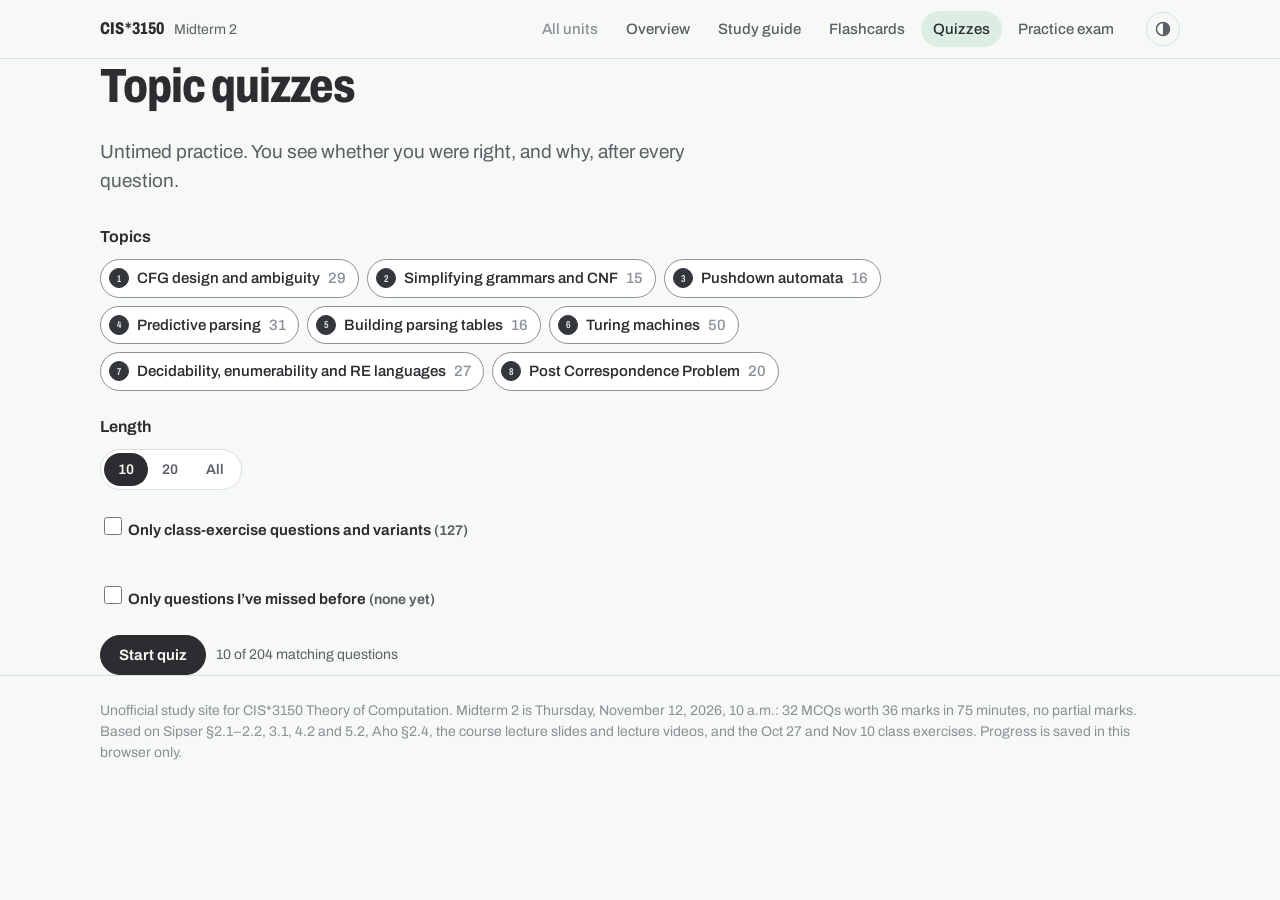
<file: m2/quiz.html>
<!doctype html>
<html lang="en">
<head>
<meta charset="utf-8">
<meta name="viewport" content="width=device-width, initial-scale=1">
<title>Quizzes — CIS*3150 Midterm 2</title>
<link rel="icon" href="data:image/svg+xml,%3Csvg xmlns='http://www.w3.org/2000/svg' viewBox='0 0 32 32'%3E%3Ccircle cx='16' cy='16' r='13' fill='%2333363B'/%3E%3Ctext x='16' y='21' font-size='14' text-anchor='middle' fill='white' font-family='Arial' font-weight='700'%3EB%3C/text%3E%3C/svg%3E">
<link rel="preconnect" href="https://fonts.googleapis.com">
<link rel="preconnect" href="https://fonts.gstatic.com" crossorigin>
<link href="https://fonts.googleapis.com/css2?family=Archivo:wdth,wght@62..125,400..800&family=Source+Serif+4:ital,opsz,wght@0,8..60,400..700;1,8..60,400..700&display=swap" rel="stylesheet">
<link rel="stylesheet" href="../assets/style.css?v=20261111a">
</head>
<body data-unit="m2">
<header id="site-head"></header>
<main class="wrap">
  <section id="setup" class="setup">
    <h1 style="font-size:clamp(32px,4.6vw,48px)">Topic quizzes</h1>
    <p class="lede" style="margin-bottom:30px">Untimed practice. You see whether you were right, and why, after every question.</p>
    <div class="row">
      <span class="lbl">Topics</span>
      <div class="chips" id="topic-chips" role="group" aria-label="Topics"></div>
    </div>
    <div class="row">
      <span class="lbl">Length</span>
      <div class="seg" id="len" role="group" aria-label="Number of questions">
        <button type="button" data-n="10" aria-pressed="true">10</button>
        <button type="button" data-n="20" aria-pressed="false">20</button>
        <button type="button" data-n="0" aria-pressed="false">All</button>
      </div>
    </div>
    <div class="row">
      <label class="toggle"><input type="checkbox" id="ex-only"> Only class-exercise questions and variants <span class="muted small" id="ex-count"></span></label><br>
      <label class="toggle" style="margin-top:8px"><input type="checkbox" id="missed-only"> Only questions I’ve missed before <span class="muted small" id="missed-count"></span></label>
    </div>
    <div class="btn-row">
      <button class="btn" id="start" type="button">Start quiz</button>
      <span class="muted small" id="pool-count"></span>
    </div>
  </section>

  <section id="run" hidden>
    <div class="quiz-top">
      <div class="progress" aria-hidden="true"><i id="bar"></i></div>
      <span class="small muted" id="counter"></span>
      <button class="btn secondary small" id="quit" type="button">End quiz</button>
    </div>
    <div class="quiz-area" id="qarea"></div>
    <div class="btn-row" style="margin-top:18px;max-width:820px;justify-content:flex-end">
      <span class="small muted">Answer with <kbd>A</kbd>–<kbd>E</kbd>, continue with <kbd>Enter</kbd>, cross out with <kbd>Shift</kbd>+letter or the <s>abc</s> button</span>
      <button class="btn" id="next" type="button" disabled>Next question</button>
    </div>
  </section>

  <section id="done" hidden class="quiz-area"></section>
</main>
<footer id="site-foot"></footer>
<script src="../assets/m2/questions.js?v=20261111a"></script>
<script src="../assets/app.js?v=20261111a"></script>
<script>
(function () {
  var params = new URLSearchParams(location.search);
  var tsel = (params.get('topic') || '').split(',').map(Number).filter(function (t) { return TOPICS[t]; });
  var selected = {};
  Object.keys(TOPICS).forEach(function (k) { selected[k] = !tsel.length || tsel.indexOf(Number(k)) >= 0; });
  var length = 10;
  var missed = App.store.get('missed', {}); // id -> true

  var chips = document.getElementById('topic-chips');
  Object.keys(TOPICS).map(Number).forEach(function (t) {
    var n = QB.filter(function (q) { return q.t === t; }).length;
    var b = App.el('button', { class: 'chip', type: 'button', 'aria-pressed': selected[t] ? 'true' : 'false' },
      '<span class="bubble" aria-hidden="true">' + t + '</span>' + TOPICS[t].name + ' <span class="count">' + n + '</span>');
    b.addEventListener('click', function () {
      selected[t] = !selected[t];
      if (!Object.keys(TOPICS).some(function (k) { return selected[k]; })) selected[t] = true;
      b.setAttribute('aria-pressed', selected[t] ? 'true' : 'false');
      updatePool();
    });
    chips.appendChild(b);
  });
  document.querySelectorAll('#len button').forEach(function (b) {
    b.addEventListener('click', function () {
      document.querySelectorAll('#len button').forEach(function (x) { x.setAttribute('aria-pressed', 'false'); });
      b.setAttribute('aria-pressed', 'true'); length = parseInt(b.dataset.n, 10); updatePool();
    });
  });
  // Filters are optional: a unit's page only includes the ones that apply to it.
  var lectureOnly = document.getElementById('lecture-only'), missedOnly = document.getElementById('missed-only'), profOnly = document.getElementById('prof-only'), mtOnly = document.getElementById('mt-only'), exOnly = document.getElementById('ex-only');
  function on(x) { return !!(x && x.checked); }
  if (profOnly && params.get('style') === 'prof') profOnly.checked = true;
  if (mtOnly && params.get('source') === 'midterm') mtOnly.checked = true;
  if (exOnly && params.get('source') === 'exercise') exOnly.checked = true;
  [lectureOnly, missedOnly, profOnly, mtOnly, exOnly].forEach(function (x) { if (x) x.addEventListener('change', updatePool); });

  function pool() {
    return QB.filter(function (q) {
      return selected[q.t] && (!on(lectureOnly) || q.src === 'lecture') && (!on(missedOnly) || missed[q.id]) && (!on(profOnly) || q.fmt === 'prof') && (!on(mtOnly) || q.mt) && (!on(exOnly) || q.ex || q.exv);
    });
  }
  function updatePool() {
    var p = pool(), n = length && length < p.length ? length : p.length;
    var mc = Object.keys(missed).length;
    var exc = QB.filter(function (q) { return q.ex || q.exv; }).length;
    if (document.getElementById('ex-count')) document.getElementById('ex-count').textContent = '(' + exc + ')';
    document.getElementById('missed-count').textContent = mc ? '(' + mc + ')' : '(none yet)';
    var pc = document.getElementById('prof-count'), mc2 = document.getElementById('mt-count');
    if (pc) pc.textContent = '(' + QB.filter(function (q) { return selected[q.t] && q.fmt === 'prof'; }).length + ')';
    if (mc2) mc2.textContent = '(' + QB.filter(function (q) { return selected[q.t] && q.mt; }).length + ')';
    document.getElementById('pool-count').textContent = p.length ? n + ' of ' + p.length + ' matching questions' : 'No questions match. Turn a filter off.';
    document.getElementById('start').disabled = !p.length;
  }
  updatePool();

  var items = [], idx = 0, answers = [];
  function start(list) {
    var p = list || pool();
    p = App.shuffle(p);
    if (!list && length) p = p.slice(0, length);
    p = App.arrange(p);
    items = p.map(App.instance); answers = items.map(function () { return null; }); idx = 0;
    document.getElementById('setup').hidden = true; document.getElementById('done').hidden = true; document.getElementById('run').hidden = false;
    render(); window.scrollTo(0, 0);
  }
  document.getElementById('start').addEventListener('click', function () { start(); });

  function render() {
    var area = document.getElementById('qarea'); area.innerHTML = '';
    var answered = answers[idx] != null;
    var g = App.byId(items[idx].id).g, prevG = idx > 0 ? App.byId(items[idx - 1].id).g : null;
    area.appendChild(App.renderQuestion({ inst: items[idx], number: idx + 1, total: items.length, selected: answers[idx], reveal: answered, onSelect: choose,
      groupLabel: g && g === prevG ? 'Same setup as the previous question' : 'Setup for this question' }));
    document.getElementById('bar').style.width = ((idx + (answered ? 1 : 0)) / items.length * 100) + '%';
    document.getElementById('counter').textContent = score() + ' correct so far';
    var nx = document.getElementById('next');
    nx.disabled = !answered;
    nx.textContent = idx === items.length - 1 ? 'See results' : 'Next question';
    if (answered) nx.focus();
  }
  function score() { return answers.reduce(function (s, a, i) { return s + (App.isCorrect(items[i], a) ? 1 : 0); }, 0); }
  function choose(di) {
    if (answers[idx] != null) return;
    answers[idx] = di;
    var id = items[idx].id;
    if (App.isCorrect(items[idx], di)) delete missed[id]; else missed[id] = true;
    App.store.set('missed', missed);
    render();
  }
  function next() {
    if (answers[idx] == null) return;
    if (idx < items.length - 1) { idx++; render(); window.scrollTo({ top: 0 }); } else finish();
  }
  document.getElementById('next').addEventListener('click', next);
  document.getElementById('quit').addEventListener('click', finish);
  document.addEventListener('keydown', function (e) {
    if (document.getElementById('run').hidden) return;
    var k = App.choiceKey(e);
    if (k >= 0 && answers[idx] == null && k < items[idx].order.length) { e.preventDefault(); choose(k); }
    else if (e.key === 'Enter' && answers[idx] != null && document.activeElement && document.activeElement.id !== 'quit') { e.preventDefault(); next(); }
  });

  function finish() {
    var done = document.getElementById('done');
    var attempted = answers.filter(function (a) { return a != null; }).length;
    var s = score();
    document.getElementById('run').hidden = true; done.hidden = false;
    var wrongItems = items.filter(function (it, i) { return answers[i] != null && !App.isCorrect(it, answers[i]); });
    var html = '<h1 style="font-size:clamp(30px,4vw,44px)">Quiz results</h1>' +
      '<div class="result-score">' + s + '/' + attempted + '</div>' +
      '<p class="muted">' + (attempted ? Math.round(s / attempted * 100) + '% correct' : 'No questions answered') + (attempted < items.length ? ', ' + (items.length - attempted) + ' skipped' : '') + '.</p>' +
      '<div class="btn-row" style="margin:20px 0 34px">' +
      (wrongItems.length ? '<button class="btn" id="retry" type="button">Retry the ' + wrongItems.length + ' I missed</button>' : '') +
      '<button class="btn secondary" id="again" type="button">New quiz</button><a class="btn secondary" href="exam.html">Practice exam</a></div>' +
      '<ul class="review-list" id="review"></ul>';
    done.innerHTML = html;
    var ul = document.getElementById('review');
    items.forEach(function (it, i) {
      if (answers[i] == null) return;
      var q = App.byId(it.id), ok = App.isCorrect(it, answers[i]);
      var li = App.el('li', { class: 'review-item ' + (ok ? 'right' : 'wrong') });
      li.innerHTML = (q.g && window.GROUPS ? '<details class="small"><summary>Show the shared setup</summary><div class="stem" style="margin-top:8px">' + GROUPS[q.g] + '</div></details>' : '') + '<div class="q">' + q.q + '</div><div class="ans">' + (ok ? '<b class="r">Correct:</b> ' + q.c[q.a] :
        '<b class="w">You chose:</b> ' + q.c[it.order[answers[i]]] + '<br><b class="r">Answer:</b> ' + q.c[q.a]) + '</div>' +
        '<details><summary>Why</summary><p>' + q.x + '</p></details>';
      ul.appendChild(li);
    });
    var r = document.getElementById('retry');
    if (r) r.addEventListener('click', function () { start(wrongItems.map(function (it) { return App.byId(it.id); })); });
    document.getElementById('again').addEventListener('click', function () { done.hidden = true; document.getElementById('setup').hidden = false; updatePool(); window.scrollTo(0, 0); });
    window.scrollTo(0, 0);
  }
})();
</script>
</body>
</html>
</file>
<file: assets/style.css>
/* CIS*3150 Midterm prep — bubble-sheet theme */
:root {
  --paper: #F7F9F6;
  --paper-2: #EEF3EF;
  --card: #FFFFFF;
  --ink: #2B2D31;          /* graphite */
  --ink-2: #5A5F66;
  --ink-3: #8A9097;
  --form: #2F7D62;         /* dropout-ink green */
  --form-2: #DCEDE4;
  --form-3: #B9D9C8;
  --red: #C2334B;          /* red pencil */
  --red-2: #F7DDE2;
  --hi: #F2D649;           /* highlighter */
  --hi-2: #FBF1B8;
  --rule: #D6E2DA;
  --shadow: 0 1px 0 rgba(43, 45, 49, .06), 0 6px 18px -10px rgba(43, 45, 49, .25);
  --sans: "Archivo", system-ui, -apple-system, "Segoe UI", sans-serif;
  --serif: "Source Serif 4", Georgia, "Times New Roman", serif;
  --radius: 10px;
  color-scheme: light;
}
@media (prefers-color-scheme: dark) {
  :root:not([data-theme="light"]) {
    --paper: #17191C; --paper-2: #1E2125; --card: #202328;
    --ink: #E6E8E3; --ink-2: #B4B9B3; --ink-3: #868C86;
    --form: #6CC3A0; --form-2: #1F3A30; --form-3: #2D5545;
    --red: #F07A8E; --red-2: #3D2228;
    --hi: #E9CF4A; --hi-2: #3B3518;
    --rule: #30363A;
    --shadow: 0 1px 0 rgba(0,0,0,.4), 0 8px 20px -12px rgba(0,0,0,.7);
    color-scheme: dark;
  }
}
:root[data-theme="dark"] {
  --paper: #17191C; --paper-2: #1E2125; --card: #202328;
  --ink: #E6E8E3; --ink-2: #B4B9B3; --ink-3: #868C86;
  --form: #6CC3A0; --form-2: #1F3A30; --form-3: #2D5545;
  --red: #F07A8E; --red-2: #3D2228;
  --hi: #E9CF4A; --hi-2: #3B3518;
  --rule: #30363A;
  --shadow: 0 1px 0 rgba(0,0,0,.4), 0 8px 20px -12px rgba(0,0,0,.7);
  color-scheme: dark;
}

* { box-sizing: border-box; }
html { -webkit-text-size-adjust: 100%; }
body {
  margin: 0; background: var(--paper); color: var(--ink);
  font-family: var(--sans); font-size: 16px; line-height: 1.5;
  font-variation-settings: "wdth" 100;
}
a { color: var(--form); text-underline-offset: 3px; }
a:hover { text-decoration-thickness: 2px; }
:focus-visible { outline: 2.5px solid var(--form); outline-offset: 2px; border-radius: 4px; }
button { font: inherit; color: inherit; }
.sr-only { position: absolute; width: 1px; height: 1px; overflow: hidden; clip: rect(0 0 0 0); white-space: nowrap; }

/* ---------- header ---------- */
.site-head {
  position: sticky; top: 0; z-index: 30;
  background: color-mix(in srgb, var(--paper) 92%, transparent);
  backdrop-filter: blur(8px);
  border-bottom: 1px solid var(--rule);
}
.site-head .wrap { display: flex; align-items: center; gap: 20px; height: 58px; }
.brand { display: flex; align-items: baseline; gap: 10px; color: var(--ink); text-decoration: none; white-space: nowrap; }
.brand b { font-weight: 800; font-size: 17px; font-variation-settings: "wdth" 75; letter-spacing: .01em; }
.brand span { color: var(--ink-2); font-size: 14px; }
.nav { display: flex; gap: 4px; margin-left: auto; }
.nav a {
  color: var(--ink-2); text-decoration: none; font-size: 15px; font-weight: 500;
  padding: 7px 12px; border-radius: 999px;
}
.nav a:hover { color: var(--ink); background: var(--paper-2); }
.nav a[aria-current="page"] { color: var(--ink); background: var(--form-2); }
.theme-btn {
  border: 1px solid var(--rule); background: transparent; width: 34px; height: 34px; border-radius: 50%;
  display: grid; place-items: center; cursor: pointer; color: var(--ink-2); flex: none;
}
.theme-btn:hover { color: var(--ink); }
.nav-toggle { display: none; }

.wrap { max-width: 1120px; margin: 0 auto; padding: 0 20px; }
main { padding: 36px 0 80px; }
footer.site-foot { border-top: 1px solid var(--rule); color: var(--ink-3); font-size: 14px; padding: 24px 0 40px; }

/* ---------- type ---------- */
h1, h2, h3, h4 { font-family: var(--sans); line-height: 1.15; margin: 0 0 .5em; letter-spacing: -.01em; }
h1 { font-size: clamp(34px, 5.4vw, 60px); font-weight: 800; font-variation-settings: "wdth" 80; letter-spacing: -.02em; }
h2 { font-size: 28px; font-weight: 750; font-variation-settings: "wdth" 85; }
h3 { font-size: 20px; font-weight: 700; }
h4 { font-size: 16px; font-weight: 700; }
p { margin: 0 0 1em; }
.lede { font-size: 19px; color: var(--ink-2); max-width: 60ch; }
.muted { color: var(--ink-2); }
.small { font-size: 14px; }

/* ---------- buttons ---------- */
.btn {
  display: inline-flex; align-items: center; justify-content: center; gap: 8px;
  border: 1.5px solid var(--ink); background: var(--ink); color: var(--paper);
  padding: 10px 18px; border-radius: 999px; font-weight: 650; font-size: 15px;
  cursor: pointer; text-decoration: none; line-height: 1.2;
}
.btn:hover { filter: brightness(1.12); }
.btn.secondary { background: transparent; color: var(--ink); border-color: var(--rule); }
.btn.secondary:hover { border-color: var(--ink-3); filter: none; }
.btn.form { background: var(--form); border-color: var(--form); color: #fff; }
:root[data-theme="dark"] .btn.form { color: #0F1F18; }
@media (prefers-color-scheme: dark) { :root:not([data-theme="light"]) .btn.form { color: #0F1F18; } }
.btn.small { padding: 6px 12px; font-size: 14px; }
.btn:disabled { opacity: .45; cursor: not-allowed; filter: none; }
.btn-row { display: flex; flex-wrap: wrap; gap: 10px; align-items: center; }

kbd {
  font-family: var(--sans); font-size: 12px; font-weight: 600; color: var(--ink-2);
  border: 1px solid var(--rule); border-bottom-width: 2px; border-radius: 5px; padding: 1px 6px; background: var(--card);
}

/* ---------- the bubble (signature element) ---------- */
.bubble {
  --b: 30px;
  width: var(--b); height: var(--b); flex: none; border-radius: 50%;
  border: 1.5px solid var(--form); color: var(--form);
  display: grid; place-items: center;
  font-size: 13px; font-weight: 700; font-variation-settings: "wdth" 70;
  background: var(--card);
  transition: background-color .15s ease, color .15s ease, box-shadow .15s ease;
  position: relative;
}
.is-filled > .bubble, .bubble.is-filled {
  background:
    radial-gradient(circle at 35% 30%, rgba(255,255,255,.18), transparent 45%),
    repeating-linear-gradient(115deg, rgba(255,255,255,.05) 0 2px, transparent 2px 4px),
    #33363B;
  border-color: #33363B; color: rgba(255,255,255,.85);
}
:root[data-theme="dark"] .is-filled > .bubble, :root[data-theme="dark"] .bubble.is-filled { background: #C9CEC8; border-color: #C9CEC8; color: #1A1C1F; }
@media (prefers-color-scheme: dark) { :root:not([data-theme="light"]) .is-filled > .bubble, :root:not([data-theme="light"]) .bubble.is-filled { background: #C9CEC8; border-color: #C9CEC8; color: #1A1C1F; } }

/* ---------- question / choices ---------- */
.qcard {
  background: var(--card); border: 1px solid var(--rule); border-radius: 14px;
  padding: 26px 28px; box-shadow: var(--shadow);
}
.qmeta { display: flex; flex-wrap: wrap; gap: 8px; align-items: center; margin-bottom: 14px; color: var(--ink-2); font-size: 14px; }
.tag {
  display: inline-flex; align-items: center; gap: 6px; font-size: 13px; font-weight: 600;
  padding: 2px 10px; border-radius: 999px; background: var(--paper-2); color: var(--ink-2);
}
.tag.lecture { background: var(--form-2); color: var(--form); }
.qtext { font-size: 19px; line-height: 1.5; margin-bottom: 20px; }
.qtext p:last-child { margin-bottom: 0; }
.choices { list-style: none; margin: 0; padding: 0; display: grid; gap: 8px; }
.choice {
  display: flex; align-items: center; gap: 14px; width: 100%; text-align: left;
  border: 1px solid var(--rule); background: transparent; border-radius: 10px;
  padding: 10px 14px; cursor: pointer; font-size: 17px; line-height: 1.4;
}
.choice:hover:not(:disabled) { border-color: var(--form-3); background: var(--paper-2); }
/* Cross-out (strikethrough) for eliminating choices */
.choice-row { display: flex; gap: 6px; align-items: stretch; min-width: 0; }
.choice-row > .choice { flex: 1 1 auto; width: auto; min-width: 0; }
.strike {
  flex: 0 0 auto; width: 46px; border: 1px solid var(--rule); background: transparent; border-radius: 10px;
  color: var(--ink-3); cursor: pointer; font: inherit; font-size: 13px; padding: 0;
}
.strike-ico { text-decoration: line-through; text-decoration-thickness: 2px; }
.strike:hover { color: var(--ink); border-color: var(--ink-3); background: var(--paper-2); }
.strike[aria-pressed="true"] { color: var(--red); border-color: var(--red); background: var(--red-2); }
.choice.is-struck { opacity: .5; }
.choice.is-struck > span:last-child { text-decoration: line-through; text-decoration-thickness: 2px; text-decoration-color: var(--red); }
@media (max-width: 520px) { .strike { width: 40px; } }
.choice:disabled { cursor: default; }
.choice.is-filled { border-color: var(--ink-3); }
.choice.is-correct { border-color: var(--form); background: var(--form-2); }
.choice.is-correct > .bubble { border-color: var(--form); border-width: 3px; }
.choice.is-wrong { border-color: var(--red); background: var(--red-2); }
.choice.is-wrong > .bubble::after {
  content: ""; position: absolute; left: -4px; right: -4px; top: 50%; height: 2.5px;
  background: var(--red); transform: rotate(-35deg); border-radius: 2px;
}
.feedback { margin-top: 18px; padding: 14px 16px; border-radius: 10px; font-size: 16px; }
.feedback.ok { background: var(--form-2); }
.feedback.no { background: var(--red-2); }
.feedback b { display: block; margin-bottom: 4px; }
.feedback.ok b { color: var(--form); }
.feedback.no b { color: var(--red); }

table.mini { border-collapse: collapse; margin: 14px 0 4px; font-size: 15px; }
table.mini th, table.mini td { border: 1px solid var(--rule); padding: 5px 14px; text-align: left; }
table.mini th { background: var(--paper-2); font-weight: 650; }
pre.g { font-family: var(--serif); font-size: 17px; background: var(--paper-2); padding: 10px 14px; border-radius: 8px; margin: 12px 0 4px; white-space: pre-wrap; }

/* ---------- generic panels ---------- */
.panel { background: var(--card); border: 1px solid var(--rule); border-radius: 14px; padding: 24px; }
.grid-2 { display: grid; grid-template-columns: 1fr 1fr; gap: 20px; }
.stack > * + * { margin-top: 16px; }
.toast {
  position: fixed; left: 50%; bottom: 24px; transform: translateX(-50%) translateY(20px);
  background: var(--ink); color: var(--paper); padding: 12px 18px; border-radius: 12px; font-weight: 600;
  opacity: 0; pointer-events: none; transition: opacity .2s, transform .2s; z-index: 60; max-width: calc(100% - 32px);
}
.toast.show { opacity: 1; transform: translateX(-50%) translateY(0); }
.toast.warn { background: var(--hi); color: #2B2D31; }
.toast.danger { background: var(--red); color: #fff; }

/* chips (filters) */
.chips { display: flex; flex-wrap: wrap; gap: 8px; }
.chip {
  display: inline-flex; align-items: center; gap: 8px; border: 1.5px solid var(--rule); background: var(--card);
  padding: 7px 12px 7px 8px; border-radius: 999px; cursor: pointer; font-size: 15px; font-weight: 550;
}
.chip .bubble { --b: 20px; font-size: 10px; }
.chip[aria-pressed="true"] { border-color: var(--ink-3); }
.chip[aria-pressed="true"] .bubble { background: #33363B; border-color: #33363B; color: rgba(255,255,255,.85); }
.chip .count { color: var(--ink-3); font-weight: 500; }

/* segmented */
.seg { display: inline-flex; border: 1.5px solid var(--rule); border-radius: 999px; padding: 3px; background: var(--card); }
.seg button { border: 0; background: transparent; padding: 6px 14px; border-radius: 999px; cursor: pointer; font-weight: 600; font-size: 14px; color: var(--ink-2); }
.seg button[aria-pressed="true"] { background: var(--ink); color: var(--paper); }

/* progress bar */
.progress { height: 6px; background: var(--paper-2); border-radius: 99px; overflow: hidden; }
.progress > i { display: block; height: 100%; background: var(--form); border-radius: 99px; transition: width .25s ease; }

/* ---------- home ---------- */
.hero { padding: 24px 0 8px; }
.hero h1 { max-width: 16ch; margin-bottom: 14px; }
.countdown { font-size: 20px; color: var(--ink-2); margin-bottom: 30px; }
.countdown strong { color: var(--ink); }
.pace-ruler { margin: 8px 0 44px; max-width: 900px; }
.pace-ruler .bar { position: relative; height: 54px; border-bottom: 2px solid var(--ink); }
.pace-ruler .tick { position: absolute; bottom: 0; width: 1.5px; background: var(--ink-3); height: 14px; }
.pace-ruler .tick.major { height: 28px; background: var(--ink); }
.pace-ruler .tick.q { background: var(--form); height: 22px; width: 2px; }
.pace-ruler .labels { position: relative; height: 22px; font-size: 13px; color: var(--ink-2); }
.pace-ruler .labels span { position: absolute; transform: translateX(-50%); top: 4px; white-space: nowrap; }
.pace-ruler .labels span:last-child { transform: translateX(-100%); }
.pace-ruler p { margin-top: 18px; font-size: 17px; max-width: 64ch; }

.answer-rows { list-style: none; padding: 0; margin: 0 0 56px; display: grid; gap: 10px; max-width: 900px; }
.answer-rows a {
  display: grid; grid-template-columns: auto 1fr auto; align-items: center; gap: 18px;
  text-decoration: none; color: var(--ink); background: var(--card);
  border: 1px solid var(--rule); border-radius: 14px; padding: 18px 22px;
}
.answer-rows a .bubble { --b: 40px; font-size: 16px; }
.answer-rows a:hover .bubble, .answer-rows a:focus-visible .bubble {
  background: #33363B; border-color: #33363B; color: rgba(255,255,255,.85);
}
.answer-rows h3 { margin: 0 0 2px; font-size: 21px; }
.answer-rows p { margin: 0; color: var(--ink-2); }
.answer-rows .meta { color: var(--ink-3); font-size: 14px; white-space: nowrap; }

.topic-table { width: 100%; border-collapse: collapse; font-size: 16px; }
.topic-table th, .topic-table td { text-align: left; padding: 12px 10px; border-bottom: 1px solid var(--rule); vertical-align: top; }
.topic-table th { font-size: 14px; color: var(--ink-2); font-weight: 600; }
.topic-table td:first-child { font-weight: 700; color: var(--form); width: 40px; }
.checklist { list-style: none; padding: 0; margin: 0; display: grid; gap: 10px; }
.checklist li { display: flex; gap: 12px; align-items: flex-start; }
.checklist .bubble { --b: 22px; font-size: 10px; margin-top: 1px; }
.history-list { list-style: none; padding: 0; margin: 0; }
.history-list li { display: flex; justify-content: space-between; gap: 12px; padding: 10px 0; border-bottom: 1px solid var(--rule); font-size: 15px; }
.section-gap { margin-top: 56px; }

/* ---------- guide ---------- */
.guide-layout { display: grid; grid-template-columns: 230px minmax(0, 1fr); gap: 48px; align-items: start; }
.toc { position: sticky; top: 82px; font-size: 14.5px; max-height: calc(100vh - 100px); overflow: auto; padding-bottom: 20px; }
.toc ol { list-style: none; padding: 0; margin: 0; }
.toc li { margin: 0; }
.toc a { display: block; color: var(--ink-2); text-decoration: none; padding: 5px 10px; border-left: 2px solid var(--rule); }
.toc a:hover { color: var(--ink); }
.toc a.active { color: var(--ink); border-left-color: var(--form); font-weight: 600; }
.toc .sub a { padding-left: 22px; font-size: 13.5px; }
.prose { font-family: var(--serif); font-size: 18.5px; line-height: 1.65; max-width: 72ch; }
.prose h2 { margin-top: 2.2em; padding-top: 10px; scroll-margin-top: 80px; }
.prose h2:first-child { margin-top: 0; }
.prose h3 { margin-top: 1.8em; scroll-margin-top: 80px; }
.prose ul, .prose ol { padding-left: 1.3em; }
.prose li { margin-bottom: .35em; }
.prose table { border-collapse: collapse; width: 100%; font-family: var(--sans); font-size: 15.5px; line-height: 1.45; margin: 1em 0 1.4em; }
.prose th, .prose td { border-bottom: 1px solid var(--rule); padding: 9px 10px; text-align: left; vertical-align: top; }
.prose th { color: var(--ink-2); font-weight: 650; border-bottom: 1.5px solid var(--ink-3); }
.prose code, .prose .g { font-family: var(--serif); }
.prose pre { background: var(--paper-2); border-radius: 10px; padding: 14px 18px; font-family: var(--serif); font-size: 17px; overflow-x: auto; white-space: pre; line-height: 1.55; }
.table-scroll { overflow-x: auto; }
.callout {
  font-family: var(--sans); font-size: 16px; line-height: 1.55; margin: 1.4em 0;
  border-left: 4px solid var(--form); background: var(--form-2); padding: 14px 18px; border-radius: 0 10px 10px 0;
}
.callout > :last-child { margin-bottom: 0; }
.callout .label { font-weight: 750; color: var(--form); display: block; margin-bottom: 4px; }
.callout.errata { border-left-color: var(--red); background: var(--red-2); }
.callout.errata .label { color: var(--red); }
.callout ul { margin: .4em 0 0; }
.practice-link { font-family: var(--sans); font-size: 15px; margin: 1.2em 0 0; }

/* ---------- flashcards ---------- */
.deck-controls { display: flex; flex-wrap: wrap; gap: 14px 24px; align-items: center; justify-content: space-between; margin-bottom: 22px; }
.card-stage { perspective: 1400px; max-width: 760px; margin: 0 auto; }
.flash {
  position: relative; width: 100%; min-height: 360px; cursor: pointer;
  transform-style: preserve-3d; transition: transform .45s cubic-bezier(.2,.7,.2,1);
  border: 0; background: transparent; padding: 0; display: block; text-align: left;
}
.flash.flipped { transform: rotateY(180deg); }
.face {
  position: absolute; inset: 0; backface-visibility: hidden; -webkit-backface-visibility: hidden;
  background: var(--card); border-radius: 12px; box-shadow: var(--shadow); border: 1px solid var(--rule);
  padding: 44px 40px 34px; display: flex; flex-direction: column;
}
.face::before { content: ""; position: absolute; left: 0; right: 0; top: 70px; height: 1.5px; background: var(--red); opacity: .55; }
.face .side { position: absolute; top: 22px; left: 40px; font-size: 13px; font-weight: 600; color: var(--ink-3); }
.face .body { margin: auto 0; font-size: 26px; line-height: 1.35; font-weight: 650; font-variation-settings: "wdth" 88; }
.face.back { transform: rotateY(180deg); }
.face.back .body { font-family: var(--serif); font-weight: 450; font-size: 21px; line-height: 1.55; font-variation-settings: normal; }
.face .src { position: absolute; right: 22px; top: 20px; }
.deck-actions { display: flex; justify-content: center; gap: 12px; margin: 24px auto 0; flex-wrap: wrap; }
.deck-status { text-align: center; color: var(--ink-2); margin-top: 16px; font-size: 15px; }

/* ---------- quiz ---------- */
.setup { max-width: 820px; }
.setup .row { margin-bottom: 24px; }
.setup .row > label, .setup .row > .lbl { display: block; font-weight: 650; margin-bottom: 10px; }
.toggle { display: inline-flex; align-items: center; gap: 10px; cursor: pointer; font-size: 15px; }
.toggle input { width: 18px; height: 18px; accent-color: var(--form); }
.quiz-top { display: flex; align-items: center; gap: 16px; margin-bottom: 18px; max-width: 820px; }
.quiz-top .progress { flex: 1; }
.quiz-area { max-width: 820px; }
.result-score { font-size: 64px; font-weight: 800; font-variation-settings: "wdth" 75; line-height: 1; margin: 6px 0 8px; }
.review-list { list-style: none; padding: 0; margin: 0; display: grid; gap: 12px; }
.review-item { background: var(--card); border: 1px solid var(--rule); border-radius: 12px; padding: 16px 18px; }
.review-item.wrong { border-left: 4px solid var(--red); }
.review-item.right { border-left: 4px solid var(--form); }
.review-item.blank { border-left: 4px solid var(--ink-3); }
.review-item .q { font-size: 16.5px; margin-bottom: 8px; }
.review-item .ans { font-size: 15px; color: var(--ink-2); }
.review-item .ans b.r { color: var(--form); }
.review-item .ans b.w { color: var(--red); }
.review-item details { margin-top: 6px; font-size: 15px; }
.review-item summary { cursor: pointer; color: var(--form); font-weight: 600; }

/* ---------- exam ---------- */
.mode-grid { display: grid; grid-template-columns: repeat(3, 1fr); gap: 14px; margin: 18px 0 26px; }
.mode {
  text-align: left; border: 1.5px solid var(--rule); background: var(--card); border-radius: 14px; padding: 18px; cursor: pointer;
  display: grid; grid-template-columns: auto 1fr; gap: 6px 14px; align-items: start;
}
.mode .bubble { grid-row: span 2; margin-top: 2px; }
.mode h3 { margin: 0; font-size: 18px; }
.mode p { margin: 0; color: var(--ink-2); font-size: 14.5px; }
.mode[aria-pressed="true"] { border-color: var(--ink); }
.mode[aria-pressed="true"] .bubble { background: #33363B; border-color: #33363B; color: rgba(255,255,255,.85); }
.mode input { width: 64px; font: inherit; padding: 4px 8px; border: 1px solid var(--rule); border-radius: 6px; background: var(--paper); color: var(--ink); }

.exam-bar {
  position: sticky; top: 58px; z-index: 20; background: var(--paper); border-bottom: 1px solid var(--rule);
  margin: -36px 0 22px; padding: 12px 0;
}
.exam-bar .inner { display: flex; align-items: center; gap: 18px; flex-wrap: wrap; }
.clock { font-size: 30px; font-weight: 800; font-variant-numeric: tabular-nums; font-variation-settings: "wdth" 75; min-width: 110px; }
.clock.low { color: var(--red); }
.pace { flex: 1; min-width: 220px; }
.pace .track { position: relative; height: 10px; background: var(--paper-2); border-radius: 99px; overflow: visible; }
.pace .track .done { position: absolute; left: 0; top: 0; bottom: 0; background: var(--form); border-radius: 99px; }
.pace .track .time { position: absolute; top: -5px; width: 3px; height: 20px; background: var(--ink); border-radius: 2px; transform: translateX(-1px); }
.pace .status { font-size: 14px; margin-top: 6px; color: var(--ink-2); }
.pace .status b.ahead { color: var(--form); }
.pace .status b.behind { color: var(--red); }

.exam-layout { display: grid; grid-template-columns: minmax(0, 1fr) 248px; gap: 28px; align-items: start; }
.exam-q .qnav { display: flex; justify-content: space-between; align-items: center; margin-top: 18px; gap: 10px; flex-wrap: wrap; }
.flag-btn[aria-pressed="true"] { background: var(--hi-2); border-color: var(--hi); color: var(--ink); }
.sheet {
  position: sticky; top: 140px; background: var(--card); border: 1px solid var(--rule); border-radius: 12px;
  padding: 14px 14px 10px; max-height: calc(100vh - 160px); overflow: auto;
}
.sheet h4 { margin: 0 0 8px; font-size: 14px; color: var(--ink-2); font-weight: 650; }
.sheet ol { list-style: none; padding: 0; margin: 0; }
.sheet li { display: flex; align-items: center; gap: 6px; padding: 3px 4px; border-radius: 6px; }
.sheet li.current { background: var(--form-2); }
.sheet li.flagged .num { background: var(--hi); color: #2B2D31; }
.sheet .num { width: 28px; text-align: right; font-size: 13px; font-weight: 700; font-variant-numeric: tabular-nums; color: var(--ink-2); border-radius: 4px; padding: 0 3px; border: 0; background: transparent; cursor: pointer; }
.sheet .bubble { --b: 24px; font-size: 10.5px; cursor: pointer; border-width: 1.25px; }
.sheet .bubble:not(.is-filled):hover { background: var(--form-2); }
.sheet .legend { font-size: 12.5px; color: var(--ink-3); margin-top: 10px; line-height: 1.4; }
.sheet-toggle { display: none; }

.topic-bars { display: grid; gap: 12px; }
.topic-bars .tb { display: grid; grid-template-columns: 170px 1fr 70px; gap: 12px; align-items: center; font-size: 15px; }
.topic-bars .tb .progress { height: 10px; }
.stat-row { display: flex; flex-wrap: wrap; gap: 28px; margin: 14px 0 6px; }
.stat-row div { font-size: 14px; color: var(--ink-2); }
.stat-row div b { display: block; font-size: 24px; color: var(--ink); font-variation-settings: "wdth" 80; }
.filters { margin: 26px 0 14px; }
.time-pill { font-size: 13px; color: var(--ink-3); font-variant-numeric: tabular-nums; }
.time-pill.slow { color: var(--red); font-weight: 650; }

/* ---------- responsive ---------- */
@media (max-width: 920px) {
  .guide-layout { grid-template-columns: minmax(0, 1fr); gap: 0; }
  .prose table { display: block; overflow-x: auto; }
  .toc { position: static; max-height: none; margin-bottom: 28px; border: 1px solid var(--rule); border-radius: 12px; padding: 12px; }
  .toc .sub { display: none; }
  .exam-layout { grid-template-columns: minmax(0, 1fr); }
  .sheet { position: fixed; top: auto; bottom: 0; left: 0; right: 0; max-height: 55vh; border-radius: 16px 16px 0 0; z-index: 40; transform: translateY(100%); transition: transform .25s ease; box-shadow: 0 -10px 30px rgba(0,0,0,.18); }
  .sheet.open { transform: none; }
  .sheet ol { columns: 2; column-gap: 14px; }
  .sheet-toggle { display: inline-flex; }
  .mode-grid { grid-template-columns: 1fr; }
  .grid-2 { grid-template-columns: 1fr; }
}
@media (max-width: 720px) {
  .site-head .wrap { gap: 10px; }
  .brand span { display: none; }
  .nav-toggle { display: inline-flex; margin-left: auto; border: 1px solid var(--rule); background: transparent; border-radius: 999px; padding: 6px 12px; cursor: pointer; font-weight: 600; font-size: 14px; }
  .nav { display: none; position: absolute; top: 58px; left: 0; right: 0; background: var(--paper); flex-direction: column; padding: 10px 16px 16px; border-bottom: 1px solid var(--rule); margin: 0; }
  .nav.open { display: flex; }
  .nav a { padding: 12px; }
  .qcard { padding: 20px 18px; }
  .qtext { font-size: 17.5px; }
  .choice { font-size: 16px; }
  .face { padding: 40px 22px 28px; }
  .face .side { left: 22px; }
  .face .body { font-size: 22px; }
  .face.back .body { font-size: 18.5px; }
  .answer-rows a { grid-template-columns: auto 1fr; padding: 16px; }
  .answer-rows .meta { display: none; }
  .topic-bars .tb { grid-template-columns: 1fr 60px; }
  .topic-bars .tb .progress { grid-column: 1 / -1; grid-row: 2; }
  .prose { font-size: 17.5px; }
  .clock { font-size: 24px; min-width: 88px; }
  .pace-ruler .labels span.minor { display: none; }
}
@media (prefers-reduced-motion: reduce) {
  * { transition: none !important; animation: none !important; }
}
@media print {
  .site-head, .toc, footer, .practice-link { display: none !important; }
  .guide-layout { display: block; }
  body { background: #fff; }
}

/* ---------- practice-test format: shared setups, tables, parse trees ---------- */
.tag.practice { background: var(--hi-2); color: var(--ink); }
.stem {
  border: 1px solid var(--rule); border-left: 4px solid var(--form-3); border-radius: 0 10px 10px 0;
  background: var(--paper-2); padding: 12px 18px 4px; margin: 0 0 18px; font-size: 16.5px;
}
.stem p { margin: 0 0 10px; }
.stem .stem-label { font-size: 13px; font-weight: 700; color: var(--form); margin-bottom: 6px; }
table.ttable { margin: 4px 0 12px; font-family: var(--serif); font-size: 16.5px; }
table.ttable th, table.ttable td { padding: 4px 16px; text-align: center; }
table.ttable tbody th { background: transparent; font-weight: 600; text-align: right; border-right: 2px solid var(--ink-3); }
table.ttable thead th { border-bottom: 2px solid var(--ink-3); background: transparent; }
table.ttable thead th:first-child { border-right: 2px solid var(--ink-3); }
.tree-row { display: flex; flex-wrap: wrap; gap: 10px 40px; align-items: flex-end; margin: 12px 0 14px; }
svg.ptree { max-width: 100%; height: auto; overflow: visible; }
svg.ptree line { stroke: var(--ink-3); stroke-width: 1.3; }
svg.ptree text.var { font: 600 12.5px var(--sans); fill: var(--ink-2); }
svg.ptree text.term { font: 400 17px var(--serif); fill: var(--ink); }
.qtext svg.ptree { display: block; }
.review-item .stem { font-size: 15px; }
.sheet .bubble:disabled { opacity: .25; cursor: default; }
.sheet li { gap: 5px; }
.sheet .bubble { --b: 23px; }
.mode-grid.four { grid-template-columns: repeat(4, 1fr); }
.mode.featured { border-color: var(--hi); background: color-mix(in srgb, var(--hi-2) 45%, var(--card)); }
@media (max-width: 1100px) { .mode-grid.four { grid-template-columns: repeat(2, 1fr); } }
@media (max-width: 920px) { .mode-grid.four { grid-template-columns: 1fr; } }
.pt-banner {
  display: grid; grid-template-columns: auto 1fr auto; gap: 18px; align-items: center; max-width: 900px;
  background: color-mix(in srgb, var(--hi-2) 60%, var(--card)); border: 1px solid var(--hi); border-radius: 14px;
  padding: 18px 22px; margin: 0 0 18px;
}
.pt-banner h3 { margin: 0 0 4px; font-size: 19px; }
.pt-banner p { margin: 0; color: var(--ink-2); font-size: 15.5px; }
@media (max-width: 720px) { .pt-banner { grid-template-columns: 1fr; } }
.mode-grid.five { grid-template-columns: repeat(6, 1fr); }
.mode-grid.five .mode { grid-column: span 2; }
.mode-grid.five .mode.featured { grid-column: span 3; }
@media (max-width: 920px) { .mode-grid.five { grid-template-columns: 1fr; } .mode-grid.five .mode, .mode-grid.five .mode.featured { grid-column: auto; } }
.nav a.nav-home { color: var(--ink-3); }
@media (max-width: 1060px) and (min-width: 721px) { .nav a.nav-home { display: none; } .nav a { padding: 7px 9px; } }

/* ---------- course home ---------- */
.countdown { max-width: 62ch; }
.unit-list { list-style: none; padding: 0; margin: 8px 0 40px; display: grid; gap: 12px; max-width: 980px; }
.unit { display: grid; grid-template-columns: auto 1fr auto; gap: 20px; align-items: start; background: var(--card); border: 1px solid var(--rule); border-radius: 14px; padding: 22px 24px; }
.unit .bubble { --b: 44px; font-size: 18px; }
.unit h3 { margin: 0 0 4px; font-size: 23px; }
.unit h3 a { color: var(--ink); text-decoration: none; }
.unit h3 a:hover { text-decoration: underline; }
.unit p { margin: 0; color: var(--ink-2); max-width: 64ch; }
.unit-links { display: flex; flex-wrap: wrap; gap: 6px 18px; margin-top: 12px !important; font-size: 15px; font-weight: 550; }
.unit-meta { font-size: 14px; color: var(--ink-3) !important; text-align: right; white-space: nowrap; }
.unit.pending { background: transparent; border-style: dashed; }
.answer-rows .row-off { display: grid; grid-template-columns: auto 1fr auto; align-items: center; gap: 18px; border: 1px dashed var(--rule); border-radius: 14px; padding: 18px 22px; color: var(--ink-2); }
.answer-rows .row-off .bubble { --b: 40px; font-size: 16px; border-color: var(--ink-3); color: var(--ink-3); }
.answer-rows .row-off h3 { color: var(--ink-2); }
@media (max-width: 720px) {
  .unit { grid-template-columns: auto 1fr; padding: 18px; }
  .unit-meta { grid-column: 2; text-align: left; white-space: normal; }
  .answer-rows .row-off { grid-template-columns: auto 1fr; padding: 16px; }
}

/* ---------- LL(1) animations (Midterm 2 guide) ---------- */
.llviz { font-family: var(--sans); font-size: 15px; line-height: 1.45; background: var(--card); border: 1px solid var(--rule); border-radius: 14px; padding: 18px 20px 20px; margin: 1.2em 0 1.6em; box-shadow: var(--shadow); }
.llviz h4 { font-size: 13px; font-weight: 700; color: var(--ink-2); margin: 16px 0 8px; }
.llviz h4 span { font-weight: 400; color: var(--ink-3); margin-left: 6px; }
.llv-controls { display: flex; flex-wrap: wrap; gap: 10px 16px; align-items: center; margin-bottom: 12px; }
.llv-input { display: flex; gap: 8px; align-items: center; font-weight: 600; font-size: 14px; }
.llviz select, .llviz input[type=text] { font: inherit; font-size: 14px; padding: 6px 10px; border: 1px solid var(--rule); border-radius: 8px; background: var(--paper); color: var(--ink); }
.llviz input[type=text] { width: 200px; font-family: var(--serif); font-size: 16px; }
.llv-own { display: flex; gap: 8px; align-items: center; }
.llv-own[hidden] { display: none; }
.llv-bar { display: flex; flex-wrap: wrap; gap: 8px; align-items: center; }
.llv-speed { display: inline-flex; gap: 6px; align-items: center; font-size: 13px; color: var(--ink-2); margin-left: 4px; }
.llv-count { margin-left: auto; font-size: 13px; color: var(--ink-3); font-variant-numeric: tabular-nums; }
.llv-say { margin: 14px 0 0; padding: 12px 14px; border-radius: 10px; background: var(--paper-2); min-height: 3.3em; font-size: 15.5px; }
.llviz[data-state="accept"] .llv-say { background: var(--form-2); }
.llviz[data-state="error"] .llv-say, .llviz[data-state="mismatch"] .llv-say { background: var(--red-2); }
.llv-grid { display: grid; grid-template-columns: 112px minmax(0, 1fr); gap: 4px 22px; }
.llv-main { min-width: 0; }
.llv-stack { list-style: none; margin: 0; padding: 0; display: flex; flex-direction: column; gap: 4px; }
.llv-cell { border: 1.5px solid var(--rule); border-radius: 8px; padding: 5px 0; text-align: center; font-family: var(--serif); font-size: 17px; background: var(--paper); transition: background-color .2s, border-color .2s; }
.llv-cell.nt { color: var(--ink); }
.llv-cell.term { color: var(--form); font-weight: 600; }
.llv-cell.end { color: var(--ink-3); }
.llv-cell.top { border-color: var(--ink); background: var(--hi-2); box-shadow: 0 0 0 2px var(--hi-2); }
.llv-tape { display: flex; flex-wrap: wrap; gap: 4px; }
.llv-tok { min-width: 40px; padding: 6px 8px; text-align: center; border: 1.5px solid var(--rule); border-radius: 8px; font-family: var(--serif); font-size: 17px; background: var(--paper); transition: background-color .2s, border-color .2s, opacity .2s; }
.llv-tok sub { font-size: 11px; color: var(--ink-3); }
.llv-tok.done { opacity: .4; text-decoration: line-through; text-decoration-color: var(--ink-3); }
.llv-tok.look { border-color: var(--ink); background: var(--hi-2); box-shadow: 0 0 0 2px var(--hi-2); }
.llv-form { font-family: var(--serif); font-size: 18px; margin: 0; }
.llv-form .m { color: var(--form); font-weight: 600; }
.llv-tree { overflow-x: auto; padding-bottom: 4px; }
.llv-tree svg { display: block; max-width: none; }
.llv-tree line { stroke: var(--ink-3); stroke-width: 1.3; }
.llv-tree circle { fill: var(--paper); stroke: var(--ink-3); stroke-width: 1.2; transition: fill .2s, stroke .2s; }
.llv-tree text { font: 15px var(--serif); fill: var(--ink); }
.llv-tree .nt.open circle { stroke-dasharray: 3 3; }
.llv-tree .tm circle { stroke: var(--form-3); }
.llv-tree .tm text { fill: var(--form); font-weight: 600; }
.llv-tree .tm.done circle { fill: var(--form-2); stroke: var(--form); }
.llv-tree .eps circle { stroke: none; fill: none; }
.llv-tree .eps text { fill: var(--ink-3); }
.llv-tree g.focus circle, .llv-tree .nt.open.focus circle { stroke: var(--ink); stroke-width: 2.5; fill: var(--hi-2); stroke-dasharray: none; }
.llviz .llv-table { font-size: 14px; }
.llviz .llv-table td { white-space: nowrap; transition: background-color .2s; }
.llviz .llv-table .hl-r th, .llviz .llv-table th.hl-c { background: var(--hi-2); }
.llviz .llv-table td.hl { background: var(--hi); color: #2B2D31; font-weight: 700; }
.llviz .llv-table td.bad { background: var(--red-2); box-shadow: inset 0 0 0 2px var(--red); }
.llv-out { margin: 0; padding-left: 1.6em; columns: 2; column-gap: 28px; font-family: var(--serif); font-size: 16px; }
.llv-out li.next { color: var(--ink-3); font-style: italic; }
.llb-grid { display: grid; grid-template-columns: minmax(0, 1fr) minmax(0, 1fr); gap: 4px 24px; }
.llb-prods { margin: 0; padding-left: 1.6em; font-family: var(--serif); font-size: 16px; }
.llb-prods li { padding: 2px 6px; border-radius: 6px; }
.llb-prods li.done { color: var(--ink-3); }
.llb-prods li.cur { background: var(--hi); color: #2B2D31; font-weight: 700; }
.llb-sets td.use { background: var(--hi-2); font-weight: 700; }
.llviz .llb-sets { font-size: 14px; margin-top: 0; }
@media (max-width: 720px) {
  .llviz { padding: 14px 12px 16px; }
  .llv-grid { grid-template-columns: minmax(0, 1fr); }
  .llv-col, .llv-main { min-width: 0; }
  .llv-stack { flex-direction: row; flex-wrap: wrap; }
  .llv-cell { min-width: 44px; padding: 5px 8px; }
  .llb-grid { grid-template-columns: 1fr; }
  .llv-out { columns: 1; }
  .llv-count { margin-left: 0; width: 100%; }
}
@media (prefers-reduced-motion: reduce) { .llviz * { transition: none !important; } }
.trace-details { margin: 0 0 1.4em; font-family: var(--sans); font-size: 15px; }
.trace-details summary { cursor: pointer; color: var(--form); font-weight: 600; margin-bottom: 8px; }
</file>
